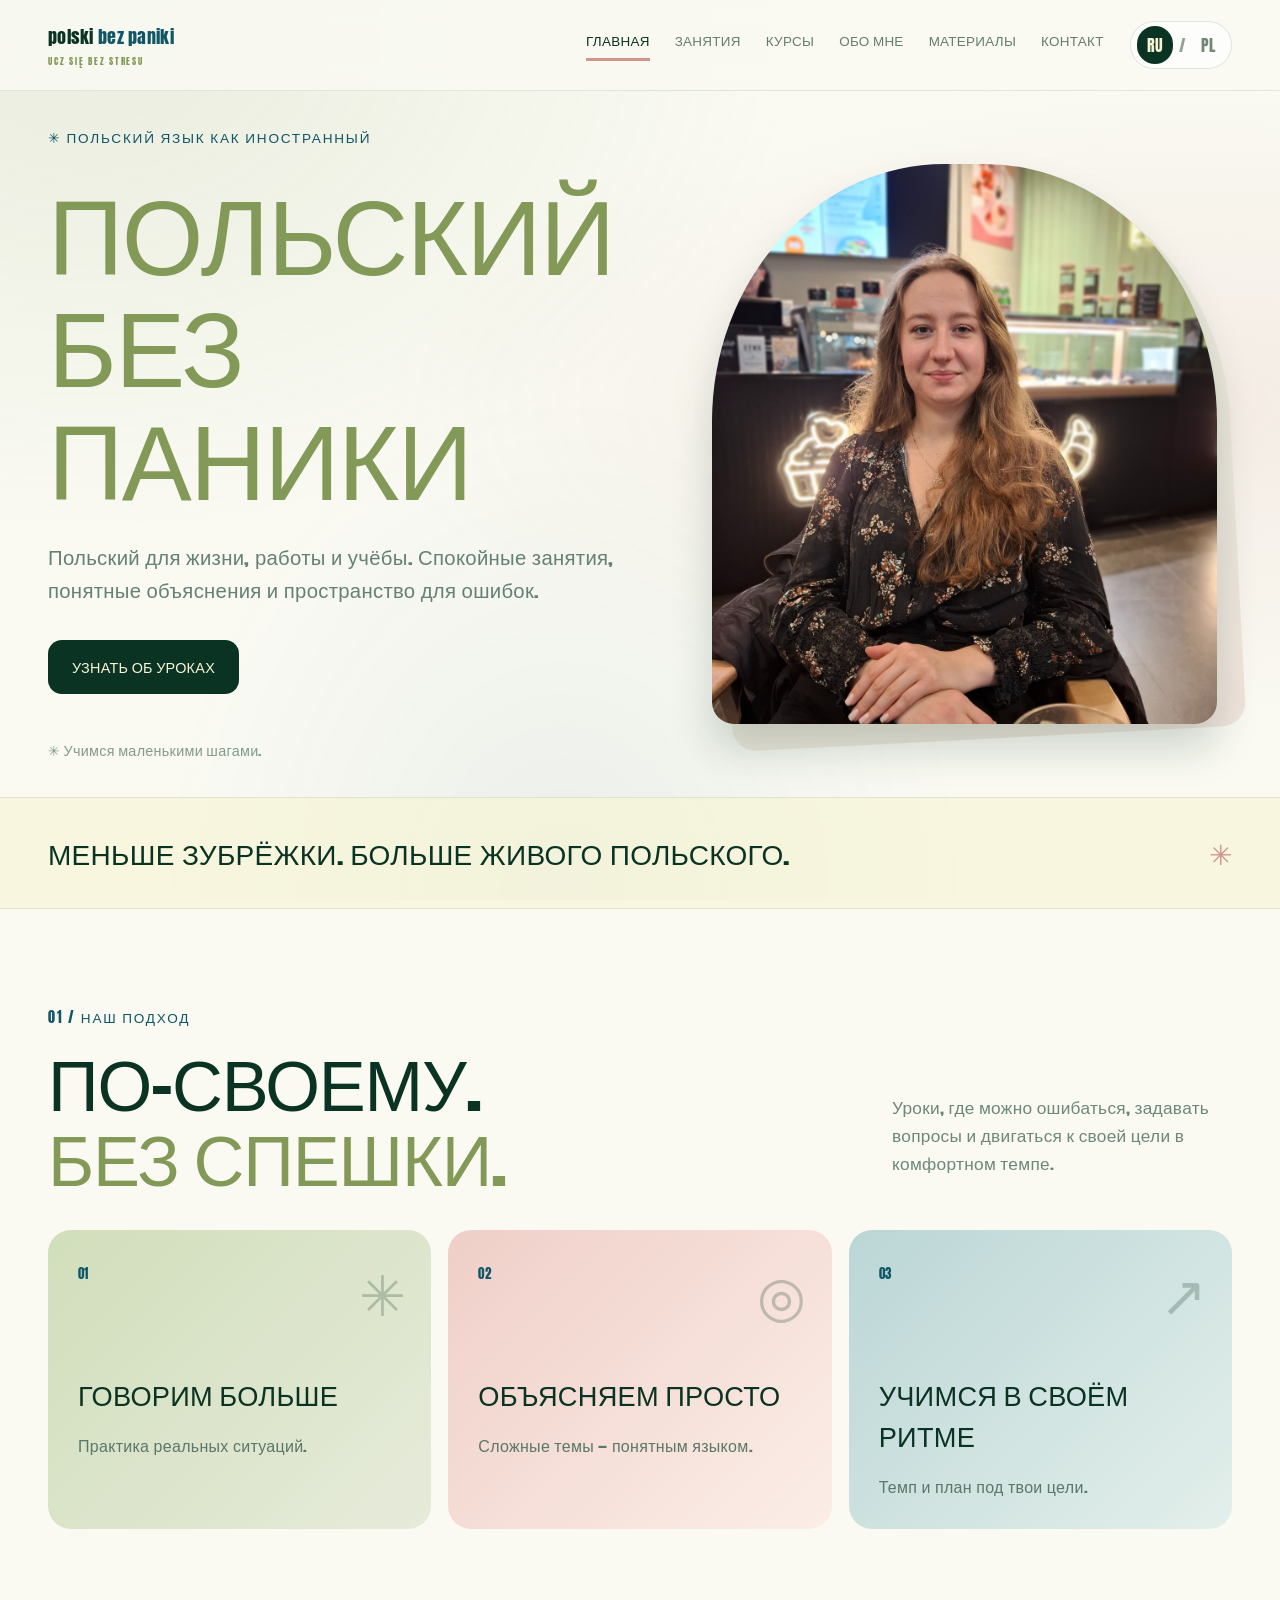
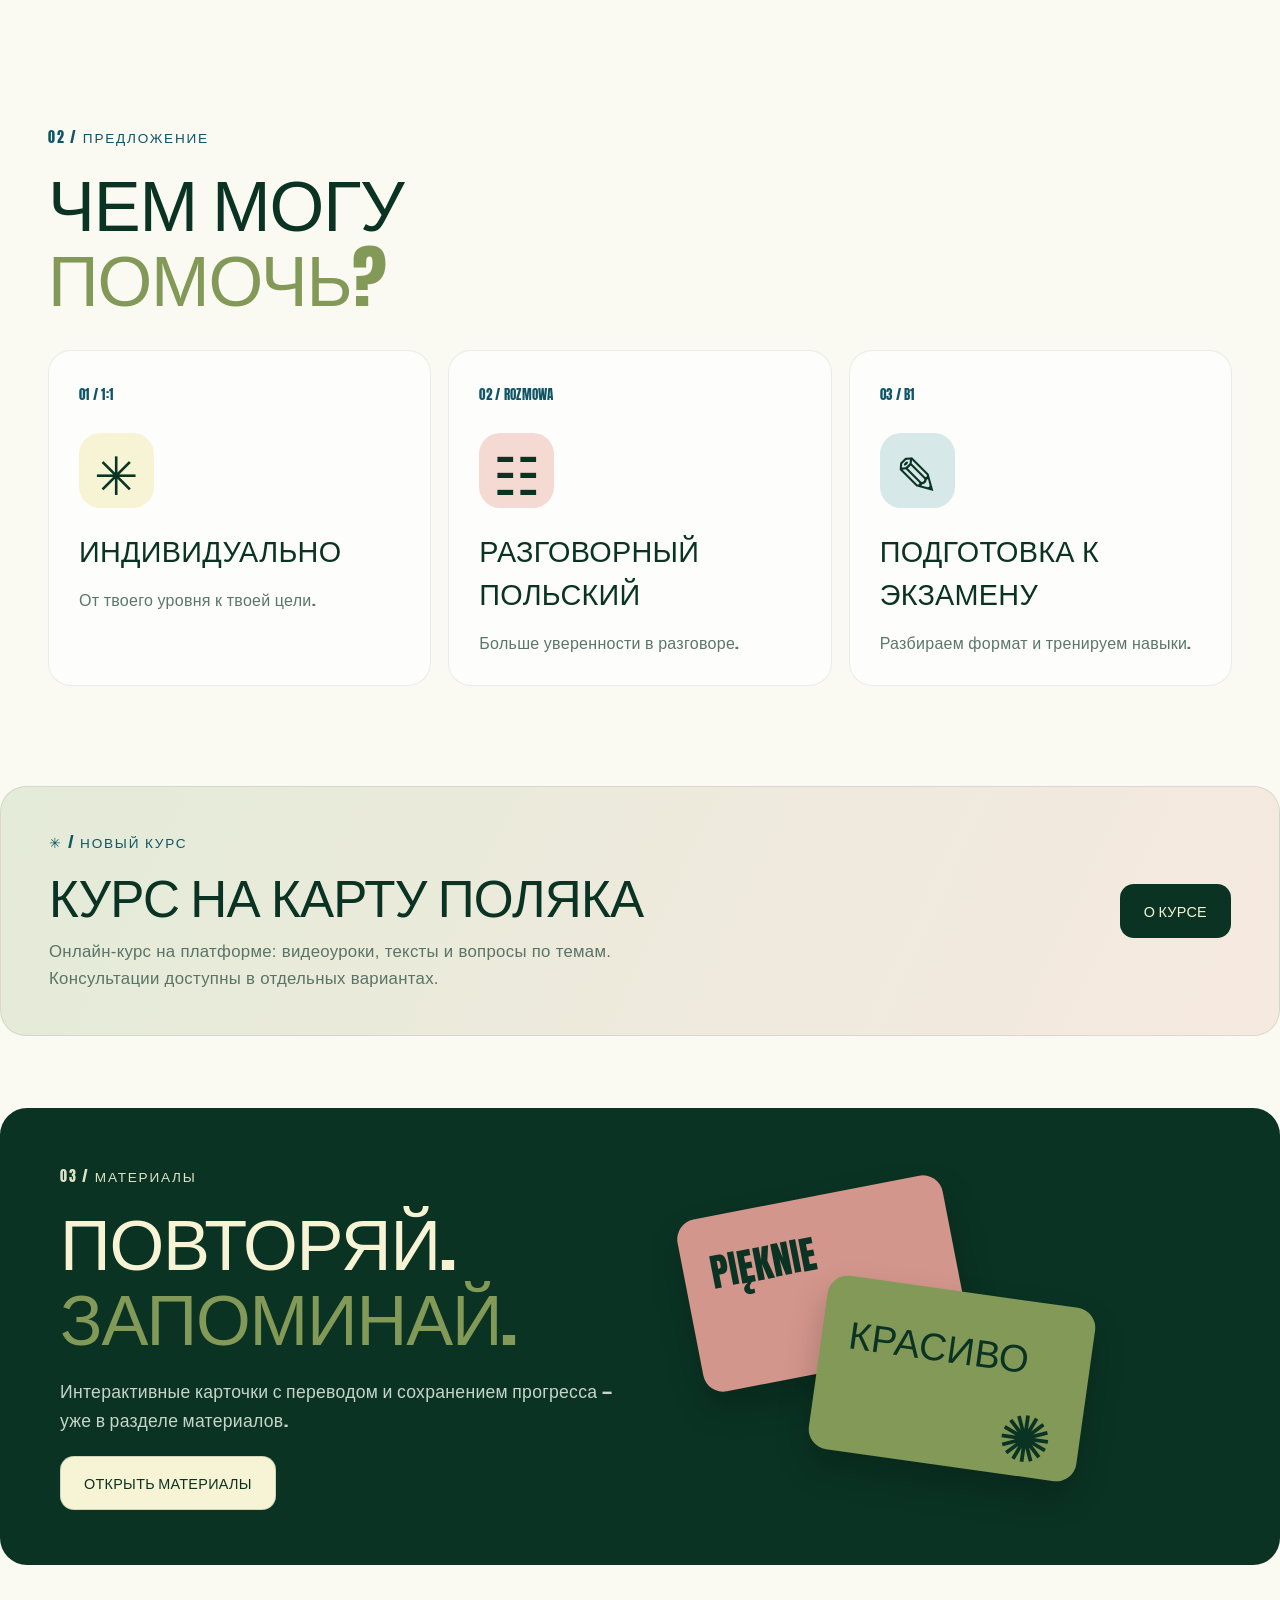
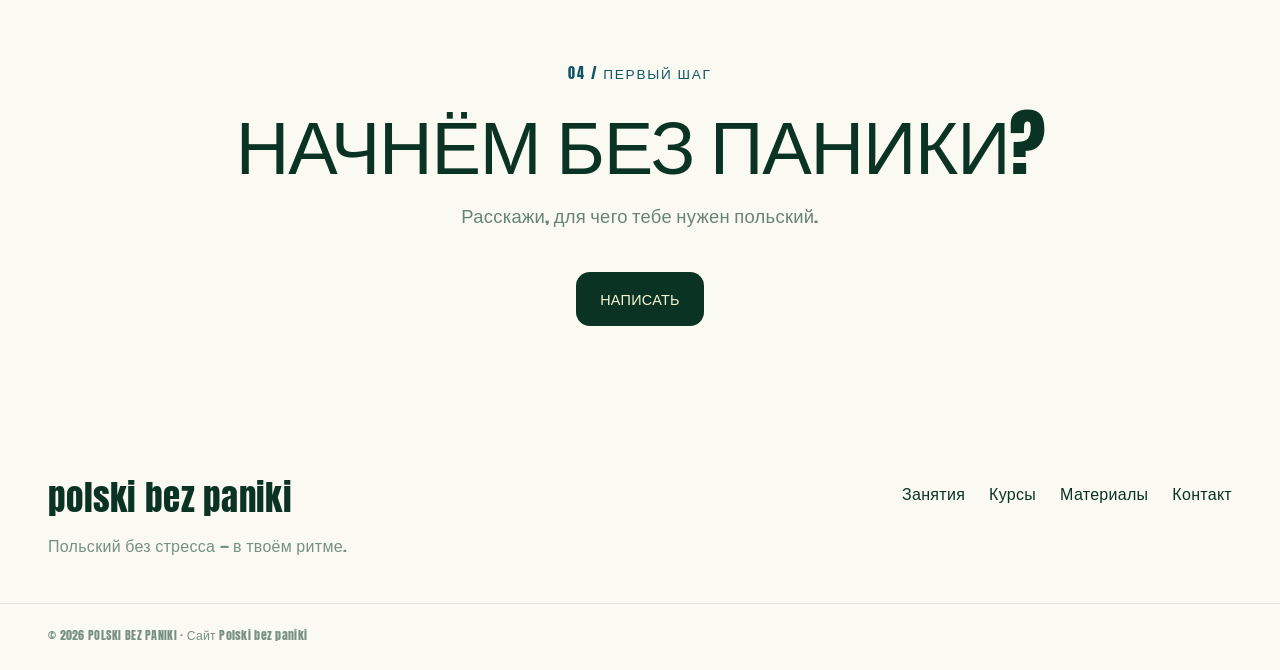
<file: index.html>
<!DOCTYPE html>

<html lang="ru"><head><meta charset="utf-8"/><meta content="width=device-width,initial-scale=1" name="viewport"/><meta content="#FAFAF3" name="theme-color"/><title>Польский без паники — главная | Polski bez paniki</title><link href="https://fonts.googleapis.com" rel="preconnect"/><link href="https://fonts.googleapis.com/css2?family=Anton&amp;display=swap" rel="stylesheet"/><style>
*{box-sizing:border-box}html{scroll-behavior:smooth}body{margin:0;background:#FAFAF3;color:#0A3323;font-family:Anton,Impact,'Arial Narrow',sans-serif;letter-spacing:.018em}body:before{content:"";position:fixed;inset:0;pointer-events:none;z-index:-1;background:radial-gradient(ellipse at 7% 4%,#83995820,transparent 42%),radial-gradient(ellipse at 93% 45%,#D3968C23,transparent 48%),radial-gradient(ellipse at 44% 100%,#10566610,transparent 40%)}a{color:inherit;text-decoration:none}button,input,textarea{font:inherit}button{cursor:pointer}button:focus-visible,a:focus-visible,input:focus-visible,textarea:focus-visible{outline:3px solid #105666;outline-offset:4px}.wrap{max-width:1320px;padding:0 48px;margin:auto}.header{border-bottom:1px solid #0A332318;background:#FAFAF3d9;backdrop-filter:blur(15px);position:relative;z-index:10}.bar{min-height:90px;display:flex;align-items:center;gap:26px}.brand{display:flex;gap:12px;align-items:center;white-space:nowrap;font-size:1.12rem}.brand i{display:grid;place-items:center;background:#0A3323;color:#F7F4D5;width:48px;height:48px;border-radius:15px;font-style:normal;font-size:1.9rem;transform:rotate(-7deg)}.brand em{font-style:normal;color:#105666}.brand small{display:block;font-size:.55rem;color:#839958;letter-spacing:.2em;margin-top:5px}.nav{display:flex;gap:25px;margin-left:auto}.nav a{color:#647D6B;font-size:.84rem;white-space:nowrap}.nav .current{color:#0A3323;border-bottom:3px solid #D3968C;padding-bottom:8px}.lang{display:flex;align-items:center;gap:6px;border:1px solid #0A33231e;border-radius:30px;background:#ffffff9b;padding:4px 6px}.lang button{border:0;border-radius:30px;padding:7px 10px;color:#728676;background:transparent}.lang button.selected{background:#0A3323;color:#F7F4D5}.lang span{color:#93A396}.hamburger{display:none;background:transparent;border:0;font-size:1.55rem;color:#0A3323}h1,h2,h3,p{margin-top:0;font-weight:400}h1,h2{letter-spacing:-.016em;line-height:1.07}.eyebrow{font-size:.85rem;letter-spacing:.13em;color:#105666}.landing{min-height:670px;display:grid;grid-template-columns:1.08fr .92fr;align-items:center;gap:20px;padding-top:36px;padding-bottom:36px}.intro{position:relative;z-index:2}.intro h1{font-size:clamp(5.6rem,8.2vw,9rem);margin:28px 0}.intro h1 span{color:#839958}.intro p{font-size:1.27rem;color:#658074;line-height:1.65;max-width:600px}.buttons{display:flex;gap:12px;flex-wrap:wrap;margin-top:33px}.button{display:inline-flex;gap:20px;align-items:center;justify-content:center;padding:15px 23px;min-height:54px;border-radius:14px;border:1px solid #0A33232a;font-size:.9rem;transition:transform .2s,box-shadow .2s}.button:hover{transform:translateY(-3px);box-shadow:0 14px 24px #0A332316}.button b{font-size:1.25rem;font-weight:400}.button.primary{color:#F7F4D5;background:#0A3323}.button.secondary{background:#ffffffab}.small-note{margin-top:45px;color:#839B8B;font-size:.9rem}.illustration{position:relative;height:620px}.illustration svg{width:100%;height:100%;filter:drop-shadow(0 12px 25px #0A332314)}.floating{position:absolute;border:1px solid #ffffffca;background:#ffffffe0;backdrop-filter:blur(18px);padding:18px 24px;border-radius:18px;box-shadow:0 16px 30px #0A332318;transform:rotate(-7deg)}.floating small{display:block;color:#105666;font-size:.6rem;letter-spacing:.12em}.floating b{font-weight:400;display:block;font-size:2.15rem;margin-top:6px}.floating span{color:#839958;font-size:1.08rem}.floating-a{left:-7%;top:27%}.floating-b{right:-2%;bottom:15%;transform:rotate(8deg);background:#F7F4D5ec}.ribbon{background:#F7F4D5af;border-block:1px solid #0A332317}.ribbon .wrap{padding-top:34px;padding-bottom:34px;font-size:1.75rem;display:flex;justify-content:space-between}.ribbon i{font-style:normal;color:#D3968C}.section{padding-top:95px;padding-bottom:100px}.section-title{display:flex;gap:32px;justify-content:space-between;align-items:end;margin-bottom:35px}.section-title h2,.material-promo h2{font-size:clamp(3.5rem,5.5vw,6rem);margin:16px 0 0}.section-title h2 em,.material-promo h2 em{color:#839958;font-style:normal}.section-title>p{max-width:340px;color:#6D8779;font-size:1.08rem;line-height:1.6}.three{display:grid;grid-template-columns:repeat(3,1fr);gap:17px}.benefit,.service,.offer{padding:30px;border-radius:23px;min-height:295px}.benefit{position:relative}.benefit-1{background:linear-gradient(135deg,#D1DEBB,#E6EBDA)}.benefit-2{background:linear-gradient(135deg,#EFCFC8,#FBEEE7)}.benefit-3{background:linear-gradient(135deg,#BBD6D6,#E3EFEB)}.benefit>span,.service>span{font-size:.83rem;color:#105666}.benefit>i{font-style:normal;font-size:3.5rem;opacity:.23;position:absolute;right:25px;top:20px}.benefit h3{font-size:1.7rem;margin:90px 0 17px}.benefit p,.service p,.offer p{font-size:1rem;color:#5B766A;line-height:1.65;margin:0}.service,.offer{display:block;background:#ffffffa3;border:1px solid #0A332315;position:relative}.service>i{display:grid;place-items:center;margin:28px 0 20px;width:75px;height:75px;border-radius:21px;background:#F7F4D5;font-style:normal;font-size:3.3rem}.service:nth-child(2)>i{background:#F4DAD2}.service:nth-child(3)>i{background:#D6E8E7}.service h3{font-size:1.8rem;margin:15px 0}.service>b{position:absolute;right:22px;bottom:18px;font-size:1.5rem;color:#839958;font-weight:400}.material-promo{display:grid;grid-template-columns:1fr 1fr;gap:15px;background:#0A3323;color:#F7F4D5;border-radius:27px;align-items:center;min-height:425px;overflow:hidden}.material-promo>div:first-child{padding:55px 0 55px 12px}.material-promo .eyebrow{color:#DCE3C6}.material-promo p{font-size:1.1rem;line-height:1.65;color:#C6D5CA;margin:22px 0}.material-promo .button{color:#0A3323;background:#F7F4D5}.cards-art{min-height:350px;position:relative}.cards-art div{position:absolute;width:270px;height:175px;border-radius:20px;padding:27px;font-size:2.4rem;box-shadow:0 17px 34px #0003;display:flex;justify-content:space-between;flex-direction:column}.cards-art div:first-child{background:#D3968C;color:#0A3323;left:7%;top:10%;transform:rotate(-11deg)}.cards-art div:last-child{background:#839958;color:#0A3323;left:29%;top:37%;transform:rotate(8deg)}.cards-art span{font-size:4rem;align-self:flex-end}.final-cta{text-align:center}.final-cta h2{font-size:clamp(3rem,5.8vw,5.8rem);margin:19px 0}.final-cta p{color:#698375;font-size:1.15rem}.final-cta .button{margin-top:24px}.subhead{padding-top:85px;padding-bottom:65px;border-bottom:1px solid #0A332319}.subhead h1{font-size:clamp(4.2rem,7vw,7rem);margin:19px 0}.subhead p{color:#688476;font-size:1.16rem;line-height:1.65;max-width:850px}.offer{min-height:380px}.offer h2{font-size:2rem}.bigicon{width:83px;height:83px;background:#E9EEDC;border-radius:23px;display:grid;place-items:center;font-size:3.4rem;margin:28px 0}.offer:nth-child(2) .bigicon{background:#F3DCD7}.offer:nth-child(3) .bigicon{background:#DCEAE8}.small-banner{background:#E6EBD8bd;min-height:125px;margin-bottom:105px;display:flex;align-items:center;justify-content:space-between;gap:22px;border-radius:20px;color:#647C6E;font-size:1.1rem}.about{display:grid;grid-template-columns:.85fr 1.15fr;gap:65px;align-items:center}.portrait{height:550px;position:relative;border-radius:240px 240px 25px 25px;background:#E5ECD8;overflow:hidden}.portrait svg{width:100%;height:100%}.portrait>span{position:absolute;bottom:25px;left:8%;right:8%;border-radius:15px;background:#fff9;backdrop-filter:blur(12px);padding:13px;text-align:center;color:#105666}.about h2{font-size:clamp(3rem,5vw,5rem);margin:20px 0}.about p{color:#6C8576;line-height:1.8;font-size:1.15rem;margin-bottom:33px}.materials{display:grid;grid-template-columns:1.15fr .85fr;gap:21px}.material-box{background:#fff9;border:1px solid #0A332314;border-radius:23px;overflow:hidden}.material-art{height:250px;background:linear-gradient(135deg,#D6E2C6,#F2E1DB);position:relative}.material-art div{position:absolute;width:248px;height:155px;border-radius:18px;padding:22px;box-shadow:0 18px 30px #0A332321;font-size:2rem}.material-art div:first-child{background:#0A3323;color:#F7F4D5;top:22px;left:12%;transform:rotate(-8deg)}.material-art div:last-child{background:#F7F4D5;color:#105666;top:67px;left:42%;transform:rotate(9deg)}.empty-art{height:250px;background:linear-gradient(135deg,#C9E2DF,#F7EDE1);display:grid;place-items:center;font-size:8rem;color:#10566671}.material-desc{padding:30px}.material-desc h2{font-size:2.5rem;margin:15px 0}.material-desc p{color:#6C8576;font-size:1.1rem;line-height:1.6}.material-desc>b{font-weight:400;color:#105666}.contact{display:grid;grid-template-columns:1fr 1fr;gap:55px}.contact article{border-radius:23px;padding:45px;background:linear-gradient(135deg,#E0E9CF,#F5E9DB)}.contact h2{font-size:clamp(2.8rem,4vw,5rem);margin:25px 0}.contact p{color:#648171;font-size:1.1rem;line-height:1.7}.dummy{display:flex;justify-content:space-between;gap:15px;border-top:1px solid #0A332322;padding:20px 0}.dummy span{color:#678A76}.contact form{display:grid;gap:20px;align-content:start}.contact label{display:grid;gap:9px}.contact input,.contact textarea{padding:14px;border:1px solid #0A33232e;border-radius:12px;background:#fffc;min-height:52px;color:#0A3323}.contact form small{color:#8A9D90}.contact form button{width:max-content}.contact form #formstatus{color:#105666}.footer{display:flex;align-items:start;justify-content:space-between;padding-top:45px;padding-bottom:30px}.footer strong{font-weight:400;font-size:2.2rem}.footer p{color:#779082;margin-top:9px}.footer nav{display:flex;gap:24px;padding-top:10px}.legal{border-top:1px solid #0A33231a;padding-top:22px;padding-bottom:26px;color:#789184;font-size:.76rem}
@media(max-width:1100px){.nav{gap:13px}.wrap{padding-inline:30px}.landing h1{font-size:clamp(4.4rem,7.7vw,7rem)}.illustration{height:510px}}
@media(max-width:820px){.hamburger{display:block}.nav{display:none;position:absolute;top:80px;left:12px;right:12px;flex-direction:column;background:#FAFAF3fa;border:1px solid #0A33231f;box-shadow:0 15px 30px #0A33231b;border-radius:20px;padding:22px}.nav.open{display:flex}.bar{min-height:76px}.lang{margin-left:auto}.landing{grid-template-columns:1fr;min-height:0}.landing .illustration{height:520px;max-width:620px;width:100%;margin:auto}.floating-a{left:7%}.floating-b{right:8%}.section-title{display:block}.section-title>p{max-width:750px;margin-top:22px}.three,.materials{grid-template-columns:1fr}.benefit{min-height:240px}.benefit h3{margin-top:70px}.material-promo{grid-template-columns:1fr}.material-promo>div:first-child{padding-top:47px;padding-bottom:0}.cards-art{min-height:295px}.contact,.about{grid-template-columns:1fr}.about .portrait{max-width:450px;width:100%;margin:auto}.footer{display:block}.footer nav{padding-top:20px}}
@media(max-width:500px){.wrap{padding-inline:19px}.brand{font-size:.96rem}.brand i{width:39px;height:39px}.bar{gap:10px}.lang{gap:2px}.lang button{padding:5px 7px}.landing{padding-top:50px}.landing h1{font-size:clamp(3.7rem,13.7vw,5.3rem)}.landing .intro p{font-size:1.03rem}.buttons{flex-direction:column}.buttons .button{width:100%}.illustration{height:405px!important}.floating{padding:12px}.floating b{font-size:1.36rem}.floating-a{left:0}.floating-b{right:0}.ribbon .wrap{font-size:1.2rem}.section{padding-top:75px;padding-bottom:80px}.section-title h2,.material-promo h2{font-size:3.3rem}.service h3{font-size:1.65rem}.subhead h1{font-size:3.45rem}.subhead{padding-top:58px;padding-bottom:43px}.small-banner{display:block;padding-block:27px}.small-banner .button{margin-top:19px}.cards-art div{width:200px;height:130px;font-size:1.6rem}.cards-art div:last-child{left:37%}.material-art div{width:220px}.material-art div:last-child{left:33%}.contact article{padding:25px}.contact h2{font-size:3rem}.dummy{display:block}.dummy span{display:block;margin-top:9px}}@media(prefers-reduced-motion:reduce){*{animation:none!important;transition:none!important;scroll-behavior:auto!important}}
h1,h2,h3{overflow-wrap:anywhere}.material-promo>*{min-width:0}@media(max-width:820px){.material-promo{grid-template-columns:minmax(0,1fr)}}@media(max-width:500px){.material-promo h2{font-size:clamp(2.35rem,11vw,3.3rem)}}


@media(min-width:821px) and (max-width:1170px){.nav{gap:12px}.bar{gap:16px}.nav a{font-size:.77rem}}
@media(max-width:820px){.nav.open{max-height:calc(100vh - 92px);overflow-y:auto}}

.course-teaser{margin-bottom:72px;border:1px solid #0A332319;border-radius:26px;background:linear-gradient(115deg,#E4EBD8,#F6E9E0);padding:42px 48px;display:flex;align-items:center;justify-content:space-between;gap:35px}
.course-teaser h2{font-size:clamp(2.5rem,4vw,4.4rem);line-height:1.1;margin:15px 0}
.course-teaser p{font:1.05rem/1.6 Arial,Helvetica,sans-serif;color:#597467;margin:0;max-width:670px}
.course-teaser .button{flex-shrink:0}
@media(max-width:820px){.course-teaser{display:block;padding:35px 30px}.course-teaser .button{margin-top:24px}}
@media(max-width:500px){.course-teaser{padding:27px 23px;margin-bottom:52px}.course-teaser h2{font-size:2.7rem}}

@media(max-width:360px){.bar{gap:6px}.brand{font-size:.81rem;gap:7px}.brand i{width:34px;height:34px;font-size:1.5rem}.brand small{font-size:.46rem}.lang button{padding:4px 6px}.hamburger{font-size:1.35rem}.footer nav{flex-wrap:wrap;gap:10px 16px}}
</style><style>
    .julia-main-photo{height:590px;position:relative;display:flex;align-items:center;justify-content:center;padding:15px}
    .julia-main-photo:before{content:"";position:absolute;inset:4% 0 0 4%;border-radius:46% 46% 24px 24px;background:linear-gradient(145deg,#e1ead7,#f0e4dc);transform:rotate(-3deg)}
    .julia-main-photo img{position:relative;width:100%;height:100%;object-fit:cover;object-position:center 40%;border-radius:46% 46% 22px 22px;box-shadow:0 25px 42px rgba(10,51,35,.18);display:block}
    @media(max-width:820px){.julia-main-photo{max-width:560px;width:100%;margin:0 auto;height:540px}}
    @media(max-width:500px){.julia-main-photo{height:440px;padding:8px}.julia-main-photo img{object-position:center 38%}}
  </style></head><body data-title-pl="Polski bez paniki — strona główna" data-title-ru="Польский без паники — главная"><header class="header"><div class="bar wrap"><a class="brand" href="index.html"><span>polski <em>bez paniki</em><small>UCZ SIĘ BEZ STRESU</small></span></a><nav class="nav" id="nav"><a class="current" href="index.html"><span data-pl="START" data-ru="ГЛАВНАЯ">ГЛАВНАЯ</span></a><a class="" href="zajecia.html"><span data-pl="ZAJĘCIA" data-ru="ЗАНЯТИЯ">ЗАНЯТИЯ</span></a><a class="" href="kursy.html"><span data-pl="KURSY" data-ru="КУРСЫ">КУРСЫ</span></a><a class="" href="o-mnie.html"><span data-pl="O MNIE" data-ru="ОБО МНЕ">ОБО МНЕ</span></a><a class="" href="materialy.html"><span data-pl="MATERIAŁY" data-ru="МАТЕРИАЛЫ">МАТЕРИАЛЫ</span></a><a class="" href="kontakt.html"><span data-pl="KONTAKT" data-ru="КОНТАКТ">КОНТАКТ</span></a></nav><div class="lang"><button class="selected" data-lang="ru">RU</button><span>/</span><button data-lang="pl">PL</button></div><button aria-expanded="false" aria-label="Menu" class="hamburger" id="hamburger">☰</button></div></header><main><section class="landing wrap"><div class="intro"><div class="eyebrow">✳ <span data-pl="JĘZYK POLSKI JAKO OBCY" data-ru="ПОЛЬСКИЙ ЯЗЫК КАК ИНОСТРАННЫЙ">ПОЛЬСКИЙ ЯЗЫК КАК ИНОСТРАННЫЙ</span></div><h1><span data-pl="POLSKI" data-ru="ПОЛЬСКИЙ">ПОЛЬСКИЙ</span><br/><span><span data-pl="BEZ PANIKI" data-ru="БЕЗ ПАНИКИ">БЕЗ ПАНИКИ</span></span></h1><p><span data-pl="Polski do życia, pracy i nauki. Spokojne lekcje, jasne wyjaśnienia i przestrzeń na błędy." data-ru="Польский для жизни, работы и учёбы. Спокойные занятия, понятные объяснения и пространство для ошибок.">Польский для жизни, работы и учёбы. Спокойные занятия, понятные объяснения и пространство для ошибок.</span></p><div class="buttons"><a class="button primary" href="zajecia.html"><span data-pl="POZNAJ OFERTĘ" data-ru="УЗНАТЬ ОБ УРОКАХ">УЗНАТЬ ОБ УРОКАХ</span> </a></div><div class="small-note">✳ <span data-pl="Uczymy się małymi krokami." data-ru="Учимся маленькими шагами.">Учимся маленькими шагами.</span></div></div><div class="illustration julia-main-photo"><img alt="Julia — lektorka języka polskiego" decoding="async" fetchpriority="high" loading="eager" src="[data-uri]"/></div></section><div class="ribbon"><div class="wrap"><span data-pl="MNIEJ WKUWANIA. WIĘCEJ ŻYWEGO POLSKIEGO." data-ru="МЕНЬШЕ ЗУБРЁЖКИ. БОЛЬШЕ ЖИВОГО ПОЛЬСКОГО.">МЕНЬШЕ ЗУБРЁЖКИ. БОЛЬШЕ ЖИВОГО ПОЛЬСКОГО.</span> <i>✳</i></div></div>
<section class="wrap section"><div class="section-title"><div><span class="eyebrow">01 / <span data-pl="NASZE PODEJŚCIE" data-ru="НАШ ПОДХОД">НАШ ПОДХОД</span></span><h2><span data-pl="NA SWÓJ SPOSÓB." data-ru="ПО-СВОЕМУ.">ПО-СВОЕМУ.</span><br/><em><span data-pl="BEZ POŚPIECHU." data-ru="БЕЗ СПЕШКИ.">БЕЗ СПЕШКИ.</span></em></h2></div><p><span data-pl="Lekcje, na których możesz popełniać błędy, pytać i realizować swoje cele w wygodnym tempie." data-ru="Уроки, где можно ошибаться, задавать вопросы и двигаться к своей цели в комфортном темпе.">Уроки, где можно ошибаться, задавать вопросы и двигаться к своей цели в комфортном темпе.</span></p></div><div class="three"><article class="benefit benefit-1"><span>01</span><i>✳</i><h3><span data-pl="MÓWIMY WIĘCEJ" data-ru="ГОВОРИМ БОЛЬШЕ">ГОВОРИМ БОЛЬШЕ</span></h3><p><span data-pl="Ćwiczymy prawdziwe sytuacje." data-ru="Практика реальных ситуаций.">Практика реальных ситуаций.</span></p></article><article class="benefit benefit-2"><span>02</span><i>◎</i><h3><span data-pl="TŁUMACZYMY PROSTO" data-ru="ОБЪЯСНЯЕМ ПРОСТО">ОБЪЯСНЯЕМ ПРОСТО</span></h3><p><span data-pl="Trudne rzeczy prostym językiem." data-ru="Сложные темы — понятным языком.">Сложные темы — понятным языком.</span></p></article><article class="benefit benefit-3"><span>03</span><i>↗</i><h3><span data-pl="UCZYMY SIĘ W SWOIM RYTMIE" data-ru="УЧИМСЯ В СВОЁМ РИТМЕ">УЧИМСЯ В СВОЁМ РИТМЕ</span></h3><p><span data-pl="Tempo i plan dopasowane do Ciebie." data-ru="Темп и план под твои цели.">Темп и план под твои цели.</span></p></article></div></section>
<section class="wrap section"><div class="section-title"><div><span class="eyebrow">02 / <span data-pl="OFERTA" data-ru="ПРЕДЛОЖЕНИЕ">ПРЕДЛОЖЕНИЕ</span></span><h2><span data-pl="W CZYM MOGĘ" data-ru="ЧЕМ МОГУ">ЧЕМ МОГУ</span><br/><em><span data-pl="POMÓC?" data-ru="ПОМОЧЬ?">ПОМОЧЬ?</span></em></h2></div></div><div class="three services"><a class="service" href="zajecia.html"><span>01 / 1:1</span><i>✳</i><h3><span data-pl="INDYWIDUALNIE" data-ru="ИНДИВИДУАЛЬНО">ИНДИВИДУАЛЬНО</span></h3><p><span data-pl="Od Twojego poziomu do Twojego celu." data-ru="От твоего уровня к твоей цели.">От твоего уровня к твоей цели.</span></p></a><a class="service" href="zajecia.html"><span>02 / ROZMOWA</span><i>☷</i><h3><span data-pl="KONWERSACJE" data-ru="РАЗГОВОРНЫЙ ПОЛЬСКИЙ">РАЗГОВОРНЫЙ ПОЛЬСКИЙ</span></h3><p><span data-pl="Więcej pewności w rozmowie." data-ru="Больше уверенности в разговоре.">Больше уверенности в разговоре.</span></p></a><a class="service" href="zajecia.html"><span>03 / B1</span><i>✎</i><h3><span data-pl="PRZYGOTOWANIE DO EGZAMINU" data-ru="ПОДГОТОВКА К ЭКЗАМЕНУ">ПОДГОТОВКА К ЭКЗАМЕНУ</span></h3><p><span data-pl="Poznajemy format i ćwiczymy umiejętności." data-ru="Разбираем формат и тренируем навыки.">Разбираем формат и тренируем навыки.</span></p></a></div></section>
<section class="wrap course-teaser"><div><span class="eyebrow">✳ / <span data-pl="NOWY KURS" data-ru="НОВЫЙ КУРС">НОВЫЙ КУРС</span></span><h2><span data-pl="KURS NA KARTĘ POLAKA" data-ru="КУРС НА КАРТУ ПОЛЯКА">КУРС НА КАРТУ ПОЛЯКА</span></h2><p><span data-pl="Kurs online na platformie: uporządkowane lekcje wideo, teksty i pytania. Konsultacje w wybranych wariantach." data-ru="Онлайн-курс на платформе: видеоуроки, тексты и вопросы по темам. Консультации доступны в отдельных вариантах.">Онлайн-курс на платформе: видеоуроки, тексты и вопросы по темам. Консультации доступны в отдельных вариантах.</span></p></div><a class="button primary" href="kursy.html"><span data-pl="POZNAJ KURS" data-ru="О КУРСЕ">О КУРСЕ</span></a></section><section class="wrap material-promo"><div><span class="eyebrow">03 / <span data-pl="MATERIAŁY" data-ru="МАТЕРИАЛЫ">МАТЕРИАЛЫ</span></span><h2><span data-pl="POWTARZAJ." data-ru="ПОВТОРЯЙ.">ПОВТОРЯЙ.</span><br/><em><span data-pl="ZAPAMIĘTUJ." data-ru="ЗАПОМИНАЙ.">ЗАПОМИНАЙ.</span></em></h2><p><span data-pl="Interaktywne fiszki z tłumaczeniem i zapisem postępów — już w materiałach." data-ru="Интерактивные карточки с переводом и сохранением прогресса — уже в разделе материалов.">Интерактивные карточки с переводом и сохранением прогресса — уже в разделе материалов.</span></p><a class="button secondary" href="materialy.html"><span data-pl="OTWÓRZ MATERIAŁY" data-ru="ОТКРЫТЬ МАТЕРИАЛЫ">ОТКРЫТЬ МАТЕРИАЛЫ</span> </a></div><div class="cards-art"><div>PIĘKNIE <span>✳</span></div><div>КРАСИВО <span>✺</span></div></div></section><section class="section final-cta wrap"><span class="eyebrow">04 / <span data-pl="PIERWSZY KROK" data-ru="ПЕРВЫЙ ШАГ">ПЕРВЫЙ ШАГ</span></span><h2><span data-pl="ZACZNIEMY BEZ PANIKI?" data-ru="НАЧНЁМ БЕЗ ПАНИКИ?">НАЧНЁМ БЕЗ ПАНИКИ?</span></h2><p><span data-pl="Opowiedz, do czego potrzebujesz polskiego." data-ru="Расскажи, для чего тебе нужен польский.">Расскажи, для чего тебе нужен польский.</span></p><a class="button primary" href="kontakt.html"><span data-pl="NAPISZ" data-ru="НАПИСАТЬ">НАПИСАТЬ</span> </a></section></main><footer><div class="wrap footer"><div><strong>polski bez paniki</strong><p><span data-pl="Polski bez stresu — w Twoim rytmie." data-ru="Польский без стресса — в твоём ритме.">Польский без стресса — в твоём ритме.</span></p></div><nav><a href="zajecia.html"><span data-pl="Zajęcia" data-ru="Занятия">Занятия</span></a><a href="kursy.html"><span data-pl="Kursy" data-ru="Курсы">Курсы</span></a><a href="materialy.html"><span data-pl="Materiały" data-ru="Материалы">Материалы</span></a><a href="kontakt.html"><span data-pl="Kontakt" data-ru="Контакт">Контакт</span></a></nav></div><div class="wrap legal">© 2026 POLSKI BEZ PANIKI · <span data-pl="Strona Polski bez paniki" data-ru="Сайт Polski bez paniki">Сайт Polski bez paniki</span></div></footer><script>
(()=>{'use strict';const KEY='pbp-lang';let lang='ru';try{lang=localStorage.getItem(KEY)==='pl'?'pl':'ru'}catch{}const apply=()=>{document.documentElement.lang=lang;document.querySelectorAll('[data-ru][data-pl]').forEach(x=>{x.textContent=x.dataset[lang]});document.querySelectorAll('[data-lang]').forEach(x=>x.classList.toggle('selected',x.dataset.lang===lang));document.title=(document.body.dataset['title'+(lang==='ru'?'Ru':'Pl')]||'Polski bez paniki')+' | Polski bez paniki';window.dispatchEvent(new CustomEvent('pbp-language',{detail:{lang}}))};window.PBP={getLang:()=>lang,setLang:(l)=>{lang=l;try{localStorage.setItem(KEY,lang)}catch{}apply()}};document.addEventListener('DOMContentLoaded',()=>{document.querySelectorAll('[data-lang]').forEach(x=>x.addEventListener('click',()=>PBP.setLang(x.dataset.lang)));const menu=document.getElementById('hamburger');if(menu)menu.addEventListener('click',()=>{const nav=document.getElementById('nav');const open=nav.classList.toggle('open');menu.setAttribute('aria-expanded',String(open))});document.getElementById('demo')?.addEventListener('submit',e=>{e.preventDefault();document.getElementById('formstatus').textContent=lang==='ru'?'Это демонстрация: сообщение не отправлено.':'To demonstracja: wiadomość nie została wysłana.'});apply()})})();
</script></body></html>
</file>
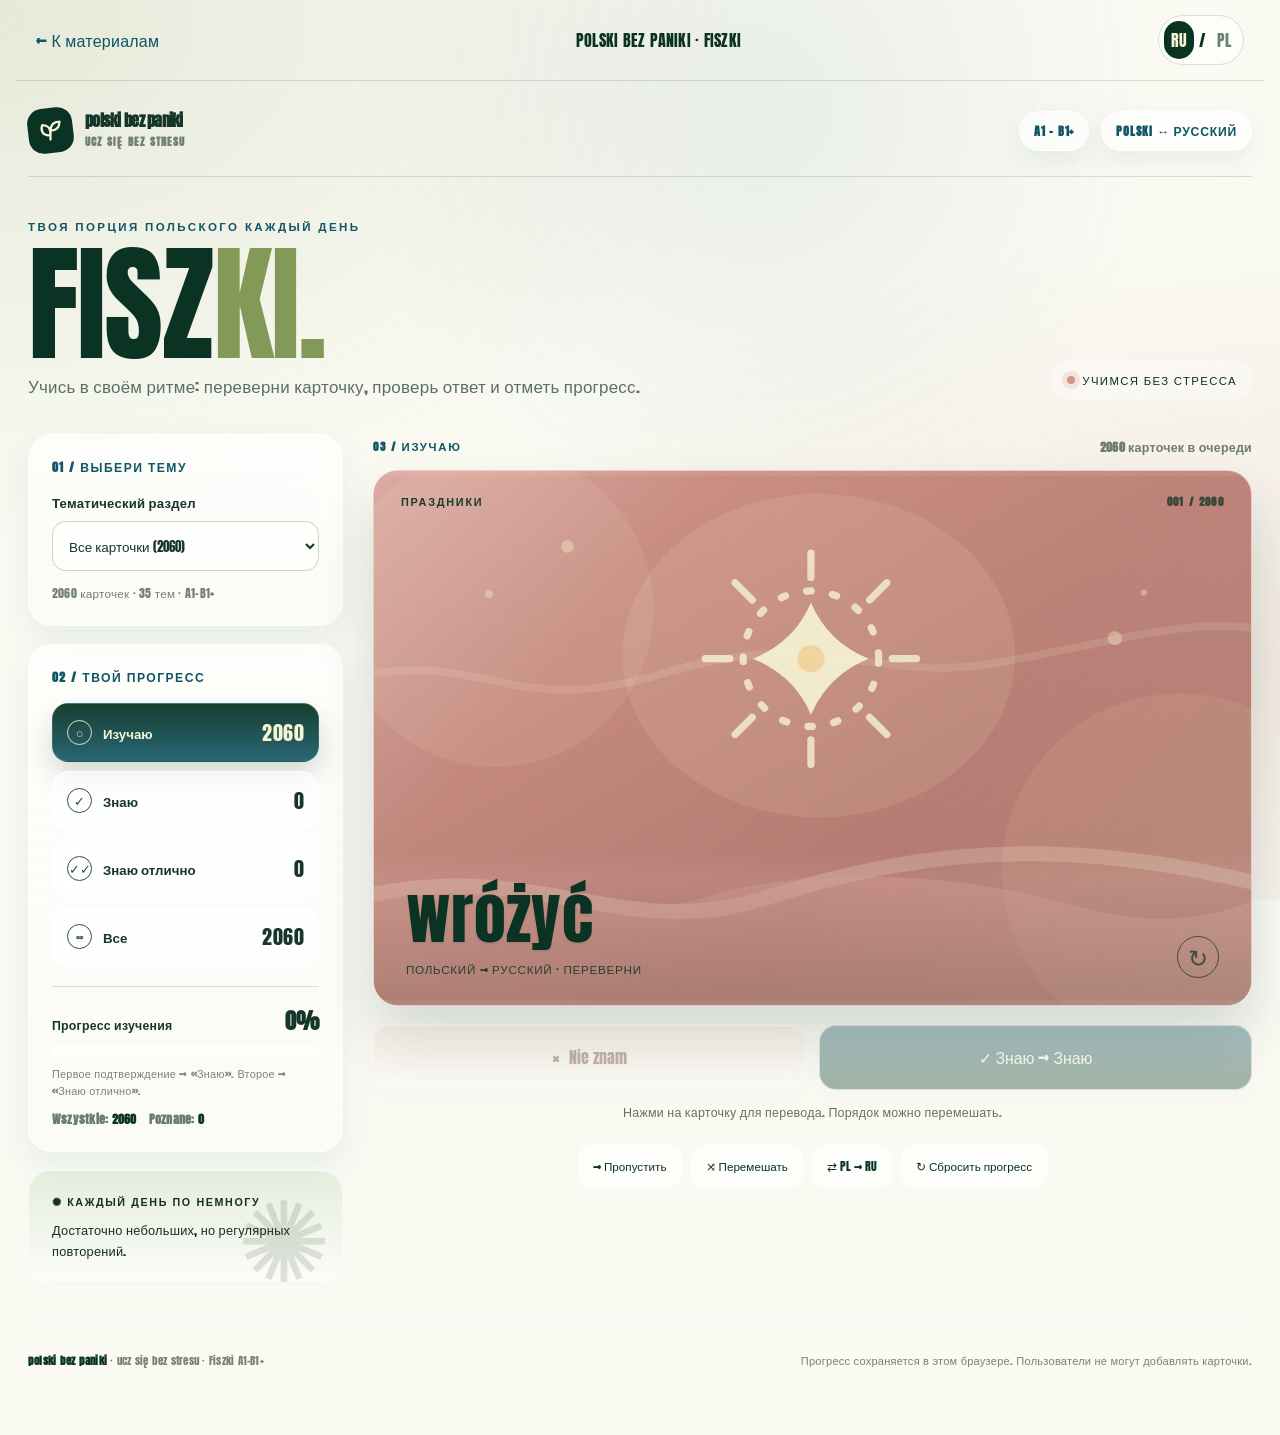
<file: fiszki.html>
<!doctype html>
<html lang="ru">
<head>
<meta charset="utf-8">
<meta name="viewport" content="width=device-width, initial-scale=1, viewport-fit=cover">
<meta name="theme-color" content="#FAFAF3">
<meta name="description" content="Polski bez paniki — 2060 dwustronnych fiszek polsko-rosyjskich, 35 tematów i 3 etapy nauki.">
<title>Fiszki • Polski bez paniki</title>
<link rel="preconnect" href="https://fonts.googleapis.com">
<link rel="preconnect" href="https://fonts.gstatic.com" crossorigin>
<link href="https://fonts.googleapis.com/css2?family=Anton&display=swap" rel="stylesheet">
<style>
:root{--deep:#0A3323;--moss:#839958;--cream:#F7F4D5;--rose:#D3968C;--sea:#105666;--paper:#FAFAF3;--ink:#153628;--line:rgba(10,51,35,.15);--shadow:0 24px 56px rgba(10,51,35,.13)}
*{box-sizing:border-box}
html{scroll-behavior:smooth}
body{margin:0;min-height:100vh;background:var(--paper);color:var(--ink);font-family:'Anton','Impact','Arial Narrow',sans-serif;letter-spacing:.015em;position:relative;isolation:isolate}
body:before{content:"";position:fixed;inset:0;pointer-events:none;z-index:-1;background:radial-gradient(ellipse at 0% 2%,rgba(131,153,88,.16),transparent 42%),radial-gradient(ellipse at 100% 74%,rgba(211,150,140,.16),transparent 47%),radial-gradient(ellipse at 59% 12%,rgba(16,86,102,.07),transparent 38%)}
button,select{font:inherit}
button{cursor:pointer}
button:focus-visible,select:focus-visible{outline:3px solid var(--sea);outline-offset:3px}
button:disabled{opacity:.4;cursor:not-allowed;transform:none!important}
.shell{width:min(1248px,calc(100% - 56px));margin:auto;padding:27px 0 64px}
.topbar{display:flex;justify-content:space-between;align-items:center;gap:18px;padding:0 0 23px;border-bottom:1px solid var(--line)}
.brand{display:flex;align-items:center;gap:12px;text-decoration:none;color:inherit}
.brand-mark{width:45px;height:45px;flex:0 0 auto;display:grid;place-items:center;background:var(--deep);color:var(--cream);border-radius:15px;transform:rotate(-7deg)}
.brand-mark svg{width:27px;height:27px;transform:rotate(7deg)}
.brand-title{display:block;font-weight:800;font-size:1rem;letter-spacing:-.045em;line-height:1.2}
.brand-sub{display:block;font-size:.67rem;letter-spacing:.1em;font-weight:700;color:#70816D;text-transform:uppercase;margin-top:2px}
.top-meta{display:flex;align-items:center;gap:12px;font-size:.76rem;font-weight:800;letter-spacing:.065em;text-transform:uppercase;color:var(--sea)}
.top-meta span{display:inline-block;border-radius:50px;border:1px solid rgba(255,255,255,.55);padding:10px 14px;background:rgba(255,255,255,.62);backdrop-filter:blur(12px);-webkit-backdrop-filter:blur(12px);box-shadow:0 10px 25px rgba(16,86,102,.08)}
.hero{display:flex;align-items:end;justify-content:space-between;gap:28px;margin:40px 0 34px}
.eyebrow{text-transform:uppercase;letter-spacing:.21em;font-size:.72rem;font-weight:800;color:var(--sea)}
h1{font:400 clamp(4.5rem,10vw,9rem)/.92 'Anton','Impact',sans-serif;letter-spacing:-.014em;margin:10px 0 10px;color:var(--deep)}
h1 em{font-style:normal;color:var(--moss)}
.tagline{margin:0;font-size:clamp(.9rem,1.7vw,1.06rem);line-height:1.58;color:#5C6E67;max-width:640px}
.hero-stamp{display:flex;gap:7px;align-items:center;white-space:nowrap;font-size:.71rem;letter-spacing:.12em;text-transform:uppercase;font-weight:400;color:var(--deep);padding:10px 14px;border:1px solid rgba(255,255,255,.46);border-radius:999px;background:rgba(255,255,255,.28);backdrop-filter:blur(12px);-webkit-backdrop-filter:blur(12px)}
.hero-stamp:before{content:"";width:8px;height:8px;border-radius:50%;background:var(--rose);box-shadow:0 0 0 5px #D3968C33}
.layout{display:grid;grid-template-columns:minmax(270px,315px) minmax(0,1fr);gap:30px;align-items:start}
.sidebar{display:grid;gap:18px}
.panel{background:linear-gradient(180deg,rgba(255,255,255,.70),rgba(251,253,250,.58));border:1px solid rgba(255,255,255,.55);border-radius:24px;padding:23px;box-shadow:0 14px 35px rgba(16,86,102,.08);backdrop-filter:blur(14px);-webkit-backdrop-filter:blur(14px)}
.panel-title{font-size:.76rem;text-transform:uppercase;letter-spacing:.12em;font-weight:800;color:var(--sea);margin:0 0 17px}
.label{display:block;font-weight:800;font-size:.82rem;margin-bottom:9px}
.chapter-select{width:100%;border:1.5px solid rgba(131,153,88,.38);border-radius:14px;background:rgba(255,255,255,.56);color:var(--ink);padding:13px 35px 13px 12px;min-height:49px;font-size:.84rem;font-weight:400;backdrop-filter:blur(10px);-webkit-backdrop-filter:blur(10px)}
.filter-note{font-size:.73rem;color:#71816C;line-height:1.6;margin:13px 0 0}
.status-list{display:grid;gap:9px}
.status-button{display:flex;align-items:center;gap:11px;width:100%;padding:13px 14px;text-align:left;border:1px solid rgba(255,255,255,.55);background:rgba(255,255,255,.62);border-radius:16px;color:var(--ink);transition:background .16s,border-color .16s,transform .16s,box-shadow .16s;backdrop-filter:blur(12px);-webkit-backdrop-filter:blur(12px)}
.status-button:hover:not(:disabled){transform:translateX(2px);border-color:rgba(131,153,88,.75);box-shadow:0 10px 24px rgba(16,86,102,.08)}
.status-button[aria-pressed=true]{background:linear-gradient(180deg,rgba(10,51,35,.94),rgba(16,86,102,.9));color:var(--cream);border-color:rgba(255,255,255,.12);box-shadow:0 14px 28px rgba(10,51,35,.18)}
.status-symbol{width:25px;height:25px;border:1px solid currentColor;border-radius:100px;display:grid;place-items:center;font-size:.8rem;flex-shrink:0;opacity:.88}
.status-name{font-size:.83rem;font-weight:800;flex:1}
.status-num{font-family:'Anton','Impact',sans-serif;font-size:1.25rem;font-variant-numeric:tabular-nums;letter-spacing:.02em}
.meter-wrap{margin-top:20px;padding-top:17px;border-top:1px solid var(--line)}
.meter-head{display:flex;justify-content:space-between;gap:10px;align-items:baseline;font-weight:800;font-size:.77rem;margin-bottom:9px}
.meter-head strong{font-family:'Anton',sans-serif;font-size:1.4rem}
.meter{height:10px;border-radius:40px;background:rgba(255,255,255,.52);display:flex;overflow:hidden;border:1px solid rgba(255,255,255,.45)}
.meter-know{height:100%;background:var(--moss);transition:width .24s}
.meter-master{height:100%;background:var(--sea);transition:width .24s}
.meter-note{font-size:.68rem;line-height:1.55;color:#788675;margin:10px 0 0}
.tip{border-radius:23px;background:linear-gradient(180deg,rgba(207,224,194,.48),rgba(252,252,250,.72));padding:22px 23px;color:#172F1D;position:relative;overflow:hidden;border:1px solid rgba(255,255,255,.5);backdrop-filter:blur(12px);-webkit-backdrop-filter:blur(12px)}
.tip:after{content:"✺";position:absolute;right:11px;top:-21px;font-size:7rem;opacity:.13}
.tip-kicker{font-size:.67rem;letter-spacing:.15em;font-weight:800;text-transform:uppercase}
.tip p{font-size:.8rem;line-height:1.65;margin:9px 0 0;max-width:245px;position:relative}
.study{min-width:0}
.study-head{display:flex;justify-content:space-between;align-items:center;gap:12px;margin:3px 0 14px}
.study-caption{font-size:.71rem;font-weight:800;letter-spacing:.15em;text-transform:uppercase;color:var(--sea)}
.study-count{font-size:.78rem;font-weight:800;color:#6C7D6A;font-variant-numeric:tabular-nums;text-align:right}
.scene{width:100%;perspective:1700px}
.flashcard{display:block;position:relative;width:100%;aspect-ratio:1.64;min-height:328px;border:none;background:none;border-radius:26px;padding:0;text-align:inherit;color:inherit;perspective:1700px;cursor:pointer}
.card-inner{position:absolute;inset:0;transform-style:preserve-3d;transition:transform .72s cubic-bezier(.2,.77,.2,1);border-radius:26px}
.flashcard.is-flipped .card-inner{transform:rotateY(180deg)}
.card-face{position:absolute;inset:0;overflow:hidden;border-radius:25px;-webkit-backface-visibility:hidden;backface-visibility:hidden;box-shadow:0 30px 53px rgba(10,51,35,.16),0 3px 0 rgba(255,255,255,.16);background:linear-gradient(180deg,color-mix(in srgb,var(--card-bg) 92%, white 8%),color-mix(in srgb,var(--card-bg) 86%, white 14%));color:var(--card-text,var(--cream));border:1px solid rgba(255,255,255,.45);backdrop-filter:blur(10px);-webkit-backdrop-filter:blur(10px)}
.card-face:after{content:"";pointer-events:none;position:absolute;inset:0;opacity:.18;background-image:url("data:image/svg+xml,%3Csvg viewBox='0 0 170 170' xmlns='http://www.w3.org/2000/svg'%3E%3Cfilter id='n'%3E%3CfeTurbulence type='fractalNoise' baseFrequency='.65' numOctaves='3' stitchTiles='stitch'/%3E%3C/filter%3E%3Crect width='170' height='170' filter='url(%23n)' opacity='.24'/%3E%3C/svg%3E");mix-blend-mode:soft-light}.card-face:before{content:"";pointer-events:none;position:absolute;inset:0;background:linear-gradient(130deg,rgba(255,255,255,.22),transparent 26%,transparent 60%,rgba(255,255,255,.12));opacity:.9}
.card-front{display:flex;flex-direction:column;justify-content:space-between;isolation:isolate}
.front-art{position:absolute;inset:0;z-index:-1;pointer-events:none}
.front-art svg{display:block;width:100%;height:100%;object-fit:cover}
.card-top,.card-bottom{position:relative;z-index:1;display:flex;align-items:center;justify-content:space-between;gap:12px}
.card-top{padding:22px 27px}
.card-bottom{padding:30px 32px 27px;align-items:end;background:linear-gradient(180deg,transparent,rgba(255,255,255,.06) 18%,rgba(10,51,35,.12))}
.card-eyebrow{font-weight:800;font-size:.68rem;letter-spacing:.16em;text-transform:uppercase;opacity:.92;max-width:75%}
.card-number{font-size:.69rem;font-weight:800;letter-spacing:.12em;opacity:.76;font-variant-numeric:tabular-nums}
.word{font-family:'Anton','Impact','Arial Narrow',sans-serif;font-weight:400;font-size:clamp(2rem,5vw,4.6rem);letter-spacing:.005em;line-height:1.07;overflow-wrap:anywhere;hyphens:auto;max-width:100%;display:block;text-wrap:balance;text-shadow:0 2px 3px #00000012}
.word.medium{font-size:clamp(1.55rem,4vw,3.35rem)}
.word.long{font-size:clamp(1.17rem,2.8vw,2.6rem);line-height:1.17}
.card-front .bottom-content{min-width:0}
.card-mini{display:block;font-weight:400;font-size:.73rem;opacity:.83;margin-top:10px;letter-spacing:.06em}
.flip-round{flex:0 0 auto;width:42px;height:42px;display:grid;place-items:center;border-radius:100px;border:1px solid currentColor;font-size:1.5rem;opacity:.7}
.card-back{transform:rotateY(180deg);background:linear-gradient(180deg,rgba(247,244,213,.88),rgba(255,255,255,.72));color:var(--deep);display:flex;flex-direction:column;align-items:center;justify-content:space-between;text-align:center;padding:23px 34px 25px;backdrop-filter:blur(14px);-webkit-backdrop-filter:blur(14px)}
.card-back:before{content:"";position:absolute;inset:14px;border:1px solid #0A332325;border-radius:19px;pointer-events:none}
.back-top{display:flex;justify-content:space-between;width:100%;font-size:.67rem;text-transform:uppercase;letter-spacing:.15em;font-weight:800;opacity:.65}
.back-center{display:flex;flex-direction:column;align-items:center;justify-content:center;gap:20px;max-width:100%;min-height:0;flex:1}
.back-motif{width:74px;height:74px;color:var(--sea);opacity:.78;display:grid;place-items:center}
.back-motif svg{width:100%;height:100%}
.back-word{font-family:'Anton','Impact','Arial Narrow',sans-serif;font-weight:400;font-size:clamp(1.65rem,3.8vw,3.7rem);letter-spacing:.015em;line-height:1.18;overflow-wrap:anywhere;text-wrap:balance}
.back-word.medium{font-size:clamp(1.35rem,3vw,2.75rem)}
.back-word.long{font-size:clamp(1rem,2.4vw,2rem)}
.back-underline{width:56px;height:3px;background:var(--rose);border-radius:4px}
.back-foot{font-weight:700;font-size:.76rem;letter-spacing:.04em;color:#70826A}
.action-area{margin-top:19px}
.judge{display:grid;grid-template-columns:1fr 1fr;gap:13px}
.judge button{border:1px solid rgba(255,255,255,.58);min-height:65px;border-radius:17px;font-weight:400;font-size:.99rem;transition:transform .16s,filter .16s,box-shadow .16s,border-color .16s;display:flex;align-items:center;justify-content:center;gap:9px;backdrop-filter:blur(12px);-webkit-backdrop-filter:blur(12px);box-shadow:0 10px 24px rgba(16,86,102,.06)}
.judge button:hover:not(:disabled){transform:translateY(-2px);filter:brightness(.99);box-shadow:0 16px 30px rgba(16,86,102,.08)}
.dont-know{background:linear-gradient(180deg,rgba(234,209,203,.88),rgba(255,255,255,.46));color:#6B3F3A}
.know{background:linear-gradient(180deg,rgba(16,86,102,.88),rgba(10,51,35,.9));color:var(--cream)}
.button-symbol{font-size:1.45rem;line-height:1}
.note{min-height:25px;margin:13px 0 5px;text-align:center;font-size:.78rem;line-height:1.48;color:#647361}
.utilities{display:flex;flex-wrap:wrap;gap:9px;justify-content:center;margin:17px 0 0}
.utility{display:flex;align-items:center;justify-content:center;gap:7px;border:1px solid rgba(255,255,255,.6);background:rgba(255,255,255,.62);color:var(--deep);padding:10px 14px;border-radius:13px;font-size:.73rem;font-weight:400;min-height:42px;transition:background .15s,border-color .15s,box-shadow .15s;backdrop-filter:blur(10px);-webkit-backdrop-filter:blur(10px)}
.utility:hover:not(:disabled){background:rgba(255,255,255,.54);border-color:rgba(131,153,88,.6);box-shadow:0 10px 22px rgba(16,86,102,.08)}
.utility svg{width:15px;height:15px}
.footnote{border-top:1px solid rgba(255,255,255,.48);display:flex;justify-content:space-between;gap:20px;padding-top:24px;margin-top:42px;color:#778370;font-size:.69rem;line-height:1.8}
.footnote strong{color:var(--deep)}
.error{margin:18px 0;padding:14px 17px;border-radius:12px;background:#F6D8D3;color:#71382F;font-size:.84rem}
.error[hidden]{display:none}
.small-stats{display:flex;gap:12px;font-size:.74rem;font-weight:700;color:#687C69;margin-top:10px;flex-wrap:wrap}
.small-stats b{color:var(--deep)}
@media(max-width:990px){.layout{grid-template-columns:250px minmax(0,1fr);gap:20px}.shell{width:calc(100% - 38px)}.panel{padding:18px}.flashcard{aspect-ratio:1.53;min-height:300px}.word{font-size:clamp(2rem,4.8vw,3.3rem)}.hero{margin:35px 0 28px}.top-meta span:nth-child(2){display:none}}
@media(max-width:740px){.shell{width:calc(100% - 30px);padding-top:17px}.topbar{padding-bottom:16px}.brand-mark{width:38px;height:38px;border-radius:11px}.brand-title{font-size:.88rem}.brand-sub{font-size:.58rem}.top-meta{font-size:.67rem}.top-meta span{padding:8px 10px}.hero{align-items:start;margin:29px 0 22px}.hero-stamp{display:none}h1{font-size:clamp(4.25rem,17vw,7rem)}.tagline{font-size:.83rem}.layout{grid-template-columns:1fr;gap:20px}.sidebar{display:grid;grid-template-columns:1fr;gap:12px}.panel{padding:17px 18px;border-radius:17px}.panel-title{margin-bottom:12px}.status-list{grid-template-columns:repeat(4,minmax(0,1fr));gap:7px}.status-button{gap:4px;flex-direction:column;text-align:center;padding:10px 4px 8px;border-radius:12px;min-height:78px}.status-symbol{width:23px;height:23px;font-size:.69rem}.status-name{font-size:.62rem;line-height:1.15;flex:0}.status-num{font-size:1rem;line-height:1.1}.meter-wrap{margin-top:13px;padding-top:11px}.tip{display:none}.study-head{margin:1px 0 12px}.flashcard{aspect-ratio:1.65;min-height:245px}.card-top{padding:15px 19px}.card-bottom{padding:26px 22px 20px}.card-eyebrow{font-size:.58rem}.word{font-size:clamp(1.85rem,7.6vw,3.1rem)}.word.medium{font-size:clamp(1.5rem,5.6vw,2.6rem)}.word.long{font-size:clamp(1.05rem,4.3vw,1.95rem)}.card-mini{font-size:.58rem;margin-top:6px}.flip-round{width:30px;height:30px;font-size:1.15rem}.card-back{padding:17px 20px}.card-back:before{inset:9px;border-radius:16px}.back-motif{width:48px;height:48px}.back-center{gap:11px}.back-word{font-size:clamp(1.55rem,5.5vw,2.7rem)}.back-word.medium{font-size:clamp(1.23rem,4.5vw,2.3rem)}.back-word.long{font-size:clamp(.94rem,3.4vw,1.5rem)}.back-foot,.back-top{font-size:.59rem}.judge button{min-height:55px;font-size:.84rem}.footnote{margin-top:27px;display:block}}
@media(max-width:390px){.shell{width:calc(100% - 22px)}.status-name{font-size:.56rem}.flashcard{aspect-ratio:1.38;min-height:240px}.utility{padding:9px 10px;font-size:.68rem}.study-count{font-size:.7rem}}
@media(prefers-reduced-motion:reduce){*,*:before,*:after{scroll-behavior:auto!important;transition:none!important;animation:none!important}}
</style>
<style>.f-site{display:flex;gap:20px;justify-content:space-between;align-items:center;max-width:1248px;margin:auto;padding:15px 20px;font-family:Anton,Impact,sans-serif;color:#0A3323;border-bottom:1px solid #0A332325}.f-site a{color:#105666;text-decoration:none}.f-site .lang{display:flex;border-radius:30px;gap:5px;align-items:center;background:#fff9;border:1px solid #0A332325;padding:5px}.f-site .lang button{background:transparent;border:none;border-radius:18px;color:#698072;padding:7px}.f-site .lang button.selected{background:#0A3323;color:#F7F4D5}@media(max-width:520px){.f-site{flex-wrap:wrap;font-size:.76rem;gap:10px}.f-site .lang{margin-left:auto}}</style></head>
<body data-title-ru="Карточки" data-title-pl="Fiszki"><div class="f-site"><a href="materialy.html" data-ru="← К материалам" data-pl="← Do materiałów">← К материалам</a><span>POLSKI BEZ PANIKI · FISZKI</span><div class="lang"><button data-lang="ru">RU</button> / <button data-lang="pl">PL</button></div></div>
<div class="shell">
<header class="topbar">
  <div class="brand" aria-label="Polski bez paniki">
    <span class="brand-mark" aria-hidden="true"><svg viewBox="0 0 30 30" fill="none"><path d="M15 25V12M15 20C5 22 4 13 6 9c7 0 9 4 9 11Zm0-5c.3-9 6-10 10-10 0 7-3 10-10 10" stroke="currentColor" stroke-width="2.5" stroke-linecap="round" stroke-linejoin="round"/></svg></span>
    <span><span class="brand-title">polski bez paniki</span><span class="brand-sub">ucz się bez stresu</span></span>
  </div>
  <div class="top-meta"><span>A1 – B1+</span><span>Polski ↔ Русский</span></div>
</header>
<section class="hero" aria-label="Wprowadzenie">
  <div><div class="eyebrow">Twoja codzienna porcja języka</div><h1>FISZ<em>KI.</em></h1><p class="tagline">Nauka w swoim rytmie. Obróć kartę, sprawdź odpowiedź i odkrywaj, ile już umiesz.</p></div>
  <div class="hero-stamp">nauka bez stresu</div>
</section>
<p id="app-error" class="error" role="alert" hidden></p>
<noscript><p class="error">Włącz JavaScript, aby korzystać z fiszek.</p></noscript>
<div class="layout">
  <aside class="sidebar">
    <section class="panel" aria-label="Filtry nauki">
      <h2 class="panel-title">01 / Wybierz temat</h2>
      <label for="topic" class="label">Rozdział tematyczny</label>
      <select id="topic" class="chapter-select"><option>Wczytywanie…</option></select>
      <p class="filter-note" id="deck-status">Ładowanie bazy fiszek…</p>
    </section>
    <section class="panel" aria-label="Twoje postępy">
      <h2 class="panel-title">02 / Twój postęp</h2>
      <div class="status-list" role="group" aria-label="Etapy opanowania fiszek">
        <button class="status-button" data-stage="0" type="button" aria-pressed="true"><span class="status-symbol">○</span><span class="status-name">Do nauki</span><span class="status-num" id="num-new">0</span></button>
        <button class="status-button" data-stage="1" type="button" aria-pressed="false"><span class="status-symbol">✓</span><span class="status-name">Wiem</span><span class="status-num" id="num-know">0</span></button>
        <button class="status-button" data-stage="2" type="button" aria-pressed="false"><span class="status-symbol">✓✓</span><span class="status-name">Wiem doskonale</span><span class="status-num" id="num-master">0</span></button>
        <button class="status-button" data-stage="all" type="button" aria-pressed="false"><span class="status-symbol">∞</span><span class="status-name">Wszystkie</span><span class="status-num" id="num-all">0</span></button>
      </div>
      <div class="meter-wrap"><div class="meter-head"><span>Znajomość materiału</span><strong id="percent">0%</strong></div><div class="meter" id="progress" role="progressbar" aria-label="Opanowanie materiału" aria-valuenow="0" aria-valuemin="0" aria-valuemax="100"><div class="meter-know" id="meter-know"></div><div class="meter-master" id="meter-master"></div></div><p class="meter-note">Jeden poprawny raz → „Wiem”. Drugi poprawny raz → „Wiem doskonale”.</p><div class="small-stats"><span>Wszystkie: <b id="total">0</b></span><span>Poznane: <b id="acquainted">0</b></span></div></div>
    </section>
    <div class="tip"><div class="tip-kicker">✺ Mały krok każdego dnia</div><p>Nie musisz znać wszystkiego od razu. Wystarczą małe, regularne powtórki.</p></div>
  </aside>
  <main class="study" aria-label="Sesja fiszek">
    <div class="study-head"><span class="study-caption" id="mode-label">03 / Karta dnia</span><span class="study-count" id="session-count">Wczytywanie…</span></div>
    <div class="scene">
      <button type="button" id="flashcard" class="flashcard" aria-label="Odwróć fiszkę" aria-pressed="false">
        <span class="card-inner">
          <span class="card-face card-front" id="card-front">
            <span class="front-art" id="front-art" aria-hidden="true"></span>
            <span class="card-top"><span class="card-eyebrow" id="card-topic">Polski bez paniki</span><span class="card-number" id="card-number">01 / 2060</span></span>
            <span class="card-bottom"><span class="bottom-content"><span id="front-word" class="word" lang="pl">Gotowa na naukę?</span><span class="card-mini" id="front-subtitle">Dotknij, aby odkryć odpowiedź</span></span><span class="flip-round" aria-hidden="true">↻</span></span>
          </span>
          <span class="card-face card-back" id="card-back" aria-hidden="true">
            <span class="back-top"><span>POLSKI BEZ PANIKI</span><span id="back-lang">PO ROSYJSKU</span></span>
            <span class="back-center"><span class="back-motif" id="back-motif" aria-hidden="true"></span><span class="back-word" id="back-word" lang="ru">Перевод</span><span class="back-underline" aria-hidden="true"></span></span>
            <span class="back-foot">Już wiesz? Oceń fiszkę poniżej.</span>
          </span>
        </span>
      </button>
    </div>
    <div class="action-area">
      <div class="judge"><button type="button" id="dont-know" class="dont-know" disabled><span class="button-symbol">×</span> Nie znam</button><button type="button" id="know" class="know" disabled><span class="button-symbol">✓</span> Znam</button></div>
      <p id="note" class="note" role="status" aria-live="polite">Najpierw odwróć kartę, potem oceń znajomość. Przycisk „Pomieszaj fiszki” losuje nową kolejkę.</p>
      <div class="utilities">
        <button type="button" class="utility" id="skip">→ Pomiń</button>
        <button type="button" class="utility" id="shuffle">⤨ Pomieszaj fiszki</button>
        <button type="button" class="utility" id="direction">⇄ PL → RU</button>
        <button type="button" class="utility" id="reset">↻ Resetuj postępy</button>
      </div>
    </div>
  </main>
</div>
<footer class="footnote"><span><strong>polski bez paniki</strong> · ucz się bez stresu · Fiszki A1–B1+</span><span>Postępy zapisują się lokalnie w tej przeglądarce. Bez konta, bez dodawania własnych fiszek.</span></footer>
</div>
<script>
'use strict';
window.addEventListener('error',function(e){const p=document.getElementById('app-error');if(p){p.hidden=false;p.textContent='Błąd aplikacji: '+(e.message||'nieznany błąd')+'. Sprawdź konsolę przeglądarki.'}});
</script>
<script>
'use strict';
const FISZKI = [{"id":"travel-001","pl":"wyspa","ru":"остров","topic":"travel"},{"id":"travel-002","pl":"bilet ulgowy","ru":"льготный билет","topic":"travel"},{"id":"travel-003","pl":"przechowalnia bagażu","ru":"камера хранения","topic":"travel"},{"id":"travel-004","pl":"odprawa graniczna","ru":"пограничный контроль","topic":"travel"},{"id":"travel-005","pl":"schronisko","ru":"туристический приют","topic":"travel"},{"id":"travel-006","pl":"pensjonat","ru":"пансион","topic":"travel"},{"id":"travel-007","pl":"domek letniskowy","ru":"дачный домик","topic":"travel"},{"id":"travel-008","pl":"pokrowiec","ru":"чехол","topic":"travel"},{"id":"travel-009","pl":"śpiwór","ru":"спальный мешок","topic":"travel"},{"id":"travel-010","pl":"szczyt","ru":"вершина","topic":"travel"},{"id":"travel-011","pl":"muszelki","ru":"ракушки","topic":"travel"},{"id":"travel-012","pl":"komórka","ru":"мобильник","topic":"travel"},{"id":"travel-013","pl":"zabytki","ru":"достопримечательности","topic":"travel"},{"id":"r1-001","pl":"włos, włosy","ru":"волос, волосы","topic":"r1"},{"id":"r1-002","pl":"wąs, wąsy","ru":"ус, усы","topic":"r1"},{"id":"r1-003","pl":"rzęsa, rzęsy","ru":"ресница, ресницы","topic":"r1"},{"id":"r1-004","pl":"oko, oczy","ru":"глаз, глаза","topic":"r1"},{"id":"r1-005","pl":"ucho, uszy","ru":"ухо, уши","topic":"r1"},{"id":"r1-006","pl":"brew, brwi","ru":"бровь, брови","topic":"r1"},{"id":"r1-007","pl":"powieka, powieki","ru":"веко, веки","topic":"r1"},{"id":"r1-008","pl":"policzek, policzki","ru":"щека, щёки","topic":"r1"},{"id":"r1-009","pl":"ręka, ręce","ru":"рука, руки","topic":"r1"},{"id":"r1-010","pl":"palec, palce","ru":"палец, пальцы","topic":"r1"},{"id":"r1-011","pl":"dłoń, dłonie","ru":"ладонь, ладони","topic":"r1"},{"id":"r1-012","pl":"łokieć, łokcie","ru":"локоть, локти","topic":"r1"},{"id":"r1-013","pl":"paznokieć, paznokcie","ru":"ноготь, ногти","topic":"r1"},{"id":"r1-014","pl":"ramię, ramiona","ru":"плечо, плечи","topic":"r1"},{"id":"r1-015","pl":"czoło","ru":"лоб","topic":"r1"},{"id":"r1-016","pl":"szyja","ru":"шея","topic":"r1"},{"id":"r1-017","pl":"kucyk","ru":"хвост (причёска)","topic":"r1"},{"id":"r1-018","pl":"warkocz","ru":"коса","topic":"r1"},{"id":"r1-019","pl":"broda","ru":"борода","topic":"r1"},{"id":"r1-020","pl":"bródka","ru":"бородка","topic":"r1"},{"id":"r1-021","pl":"baczki","ru":"бакенбарды","topic":"r1"},{"id":"r1-022","pl":"usta","ru":"губы, рот","topic":"r1"},{"id":"r1-023","pl":"plecy","ru":"спина","topic":"r1"},{"id":"r1-024","pl":"twarz","ru":"лицо","topic":"r1"},{"id":"r1-025","pl":"nos","ru":"нос","topic":"r1"},{"id":"r1-026","pl":"głowa","ru":"голова","topic":"r1"},{"id":"r1-027","pl":"kark","ru":"затылок, загривок","topic":"r1"},{"id":"r1-028","pl":"brzuch","ru":"живот","topic":"r1"},{"id":"r1-029","pl":"ciało","ru":"тело","topic":"r1"},{"id":"r1-030","pl":"kość","ru":"кость","topic":"r1"},{"id":"r1-031","pl":"mięsień","ru":"мышца","topic":"r1"},{"id":"r1-032","pl":"żebro","ru":"ребро","topic":"r1"},{"id":"r1-033","pl":"płuco","ru":"лёгкое","topic":"r1"},{"id":"r1-034","pl":"gardło","ru":"горло","topic":"r1"},{"id":"r1-035","pl":"serce","ru":"сердце","topic":"r1"},{"id":"r1-036","pl":"pierś","ru":"грудь","topic":"r1"},{"id":"r1-037","pl":"barki","ru":"плечи (верхняя часть)","topic":"r1"},{"id":"r1-038","pl":"biodro","ru":"бедро (таз)","topic":"r1"},{"id":"r1-039","pl":"udo","ru":"бедро","topic":"r1"},{"id":"r1-040","pl":"kolano","ru":"колено","topic":"r1"},{"id":"r1-041","pl":"łydka","ru":"икра","topic":"r1"},{"id":"r1-042","pl":"stopa","ru":"ступня","topic":"r1"},{"id":"r1-043","pl":"pięta","ru":"пятка","topic":"r1"},{"id":"r1-044","pl":"noga","ru":"нога","topic":"r1"},{"id":"r1-045","pl":"ząb, zęby","ru":"зуб, зубы","topic":"r1"},{"id":"r1-046","pl":"piegi","ru":"веснушки","topic":"r1"},{"id":"r1-047","pl":"pieprzyk","ru":"родинка","topic":"r1"},{"id":"r1-048","pl":"zmarszczki","ru":"морщины","topic":"r1"},{"id":"r1-049","pl":"grzywka","ru":"чёлка","topic":"r1"},{"id":"r1-050","pl":"loki","ru":"локоны","topic":"r1"},{"id":"r1-051","pl":"płeć","ru":"пол","topic":"r1"},{"id":"r1-052","pl":"wiek","ru":"возраст","topic":"r1"},{"id":"r1-053","pl":"wzrost","ru":"рост","topic":"r1"},{"id":"r1-054","pl":"zarost","ru":"растительность на лице","topic":"r1"},{"id":"r1-055","pl":"sylwetka (figura)","ru":"фигура","topic":"r1"},{"id":"r1-056","pl":"fryzura","ru":"причёска","topic":"r1"},{"id":"r1-057","pl":"wygląd","ru":"внешность","topic":"r1"},{"id":"r1-058","pl":"kobieta","ru":"женщина","topic":"r1"},{"id":"r1-059","pl":"mężczyzna","ru":"мужчина","topic":"r1"},{"id":"r1-060","pl":"bliźniaczka, bliźniak","ru":"близняшка, близнец","topic":"r1"},{"id":"r1-061","pl":"emeryt","ru":"пенсионер","topic":"r1"},{"id":"r1-062","pl":"szatyn, szatynka","ru":"шатен, шатенка","topic":"r1"},{"id":"r1-063","pl":"blondyn, blondynka","ru":"блондин, блондинка","topic":"r1"},{"id":"r1-064","pl":"brunetka","ru":"брюнетка","topic":"r1"},{"id":"r1-065","pl":"ładny","ru":"симпатичный, красивый","topic":"r1"},{"id":"r1-066","pl":"piękny","ru":"прекрасный, красивый","topic":"r1"},{"id":"r1-067","pl":"przystojny","ru":"красивый (о мужчине)","topic":"r1"},{"id":"r1-068","pl":"brzydki","ru":"некрасивый, безобразный","topic":"r1"},{"id":"r1-069","pl":"elegancki","ru":"элегантный","topic":"r1"},{"id":"r1-070","pl":"młody","ru":"молодой","topic":"r1"},{"id":"r1-071","pl":"niemłody","ru":"немолодой","topic":"r1"},{"id":"r1-072","pl":"starszy","ru":"пожилой, старше","topic":"r1"},{"id":"r1-073","pl":"dorosły","ru":"взрослый","topic":"r1"},{"id":"r1-074","pl":"dziecięcy","ru":"детский","topic":"r1"},{"id":"r1-075","pl":"niski","ru":"низкий","topic":"r1"},{"id":"r1-076","pl":"średni","ru":"средний","topic":"r1"},{"id":"r1-077","pl":"wysoki","ru":"высокий","topic":"r1"},{"id":"r1-078","pl":"drobny","ru":"миниатюрный, мелкий","topic":"r1"},{"id":"r1-079","pl":"szczupły","ru":"стройный, худощавый","topic":"r1"},{"id":"r1-080","pl":"chudy","ru":"худой","topic":"r1"},{"id":"r1-081","pl":"tęgi","ru":"полный, плотный","topic":"r1"},{"id":"r1-082","pl":"otyły","ru":"тучный","topic":"r1"},{"id":"r1-083","pl":"wysportowany","ru":"спортивный, подтянутый","topic":"r1"},{"id":"r1-084","pl":"prosty","ru":"прямой","topic":"r1"},{"id":"r1-085","pl":"kręcony","ru":"кудрявый, вьющийся","topic":"r1"},{"id":"r1-086","pl":"jasny","ru":"светлый","topic":"r1"},{"id":"r1-087","pl":"ciemny","ru":"тёмный","topic":"r1"},{"id":"r1-088","pl":"siwy","ru":"седой","topic":"r1"},{"id":"r1-089","pl":"rudy","ru":"рыжий","topic":"r1"},{"id":"r1-090","pl":"łysy","ru":"лысый","topic":"r1"},{"id":"r1-091","pl":"brodaty","ru":"бородатый","topic":"r1"},{"id":"r1-092","pl":"wąsaty","ru":"усатый","topic":"r1"},{"id":"r1-093","pl":"ogolony","ru":"выбритый","topic":"r1"},{"id":"r1-094","pl":"wąski","ru":"узкий","topic":"r1"},{"id":"r1-095","pl":"szeroki","ru":"широкий","topic":"r1"},{"id":"r1-096","pl":"gęsty","ru":"густой","topic":"r1"},{"id":"r1-097","pl":"sztuczny","ru":"искусственный","topic":"r1"},{"id":"r1-098","pl":"naturalny","ru":"натуральный","topic":"r1"},{"id":"r1-099","pl":"prawdziwy","ru":"настоящий","topic":"r1"},{"id":"r1-100","pl":"farbowany","ru":"крашеный","topic":"r1"},{"id":"r1-101","pl":"malowany","ru":"накрашенный","topic":"r1"},{"id":"r1-102","pl":"lakierowany","ru":"покрытый лаком","topic":"r1"},{"id":"r1-103","pl":"wesoły","ru":"весёлый","topic":"r1"},{"id":"r1-104","pl":"poważny","ru":"серьёзный","topic":"r1"},{"id":"r1-105","pl":"smutny","ru":"грустный","topic":"r1"},{"id":"r1-106","pl":"zmęczony","ru":"уставший","topic":"r1"},{"id":"r1-107","pl":"zadowolony","ru":"довольный","topic":"r1"},{"id":"r1-108","pl":"zdenerwowany","ru":"нервничающий, раздражённый","topic":"r1"},{"id":"r1-109","pl":"senny","ru":"сонный","topic":"r1"},{"id":"r1-110","pl":"chory","ru":"больной","topic":"r1"},{"id":"r1-111","pl":"zdrowy","ru":"здоровый","topic":"r1"},{"id":"r1-112","pl":"średniego wzrostu","ru":"среднего роста","topic":"r1"},{"id":"r1-113","pl":"w średnim wieku","ru":"средних лет","topic":"r1"},{"id":"r1-114","pl":"wygląda na zmęczonego","ru":"выглядит уставшим","topic":"r1"},{"id":"r1-115","pl":"wygląda młodo","ru":"выглядит молодо","topic":"r1"},{"id":"r1-116","pl":"dbać o wygląd","ru":"заботиться о внешности","topic":"r1"},{"id":"r1-117","pl":"czesać włosy","ru":"расчёсывать волосы","topic":"r1"},{"id":"r1-118","pl":"lakierować paznokcie","ru":"красить ногти лаком","topic":"r1"},{"id":"r1-119","pl":"malować usta","ru":"красить губы","topic":"r1"},{"id":"r1-120","pl":"farbować włosy","ru":"красить волосы","topic":"r1"},{"id":"r1-121","pl":"nosić grzywkę","ru":"носить чёлку","topic":"r1"},{"id":"r1-122","pl":"nosić brodę","ru":"носить бороду","topic":"r1"},{"id":"r1-123","pl":"ma okrągłą twarz","ru":"у него (неё) круглое лицо","topic":"r1"},{"id":"r1-124","pl":"ma wysokie czoło","ru":"у него (неё) высокий лоб","topic":"r1"},{"id":"r1-125","pl":"ma gęste brwi","ru":"у него (неё) густые брови","topic":"r1"},{"id":"r1-126","pl":"ma piwne oczy","ru":"у него (неё) карие глаза","topic":"r1"},{"id":"r1-127","pl":"poczucie humoru","ru":"чувство юмора","topic":"r1"},{"id":"r1-128","pl":"starość nie radość","ru":"старость не радость","topic":"r1"},{"id":"r2-001","pl":"szminka","ru":"помада","topic":"r2"},{"id":"r2-002","pl":"gąbka","ru":"губка","topic":"r2"},{"id":"r2-003","pl":"kosmetyczka","ru":"косметичка","topic":"r2"},{"id":"r2-004","pl":"lustro, lusterko","ru":"зеркало, зеркальце","topic":"r2"},{"id":"r2-005","pl":"mydło, mydełko","ru":"мыло","topic":"r2"},{"id":"r2-006","pl":"żel pod prysznic","ru":"гель для душа","topic":"r2"},{"id":"r2-007","pl":"ręcznik, ręczniczek","ru":"полотенце","topic":"r2"},{"id":"r2-008","pl":"pilnik, pilniczek","ru":"пилка, пилочка","topic":"r2"},{"id":"r2-009","pl":"szampon","ru":"шампунь","topic":"r2"},{"id":"r2-010","pl":"grzebień","ru":"расчёска, гребень","topic":"r2"},{"id":"r2-011","pl":"szczotka do włosów","ru":"щётка для волос","topic":"r2"},{"id":"r2-012","pl":"szczoteczka do zębów","ru":"зубная щётка","topic":"r2"},{"id":"r2-013","pl":"obcinacz do paznokci","ru":"книпсер для ногтей","topic":"r2"},{"id":"r2-014","pl":"nożyczki do paznokci","ru":"маникюрные ножницы","topic":"r2"},{"id":"r2-015","pl":"chusteczki","ru":"салфетки, платочки","topic":"r2"},{"id":"r2-016","pl":"waciki kosmetyczne","ru":"ватные диски","topic":"r2"},{"id":"r2-017","pl":"patyczki do uszu","ru":"ватные палочки","topic":"r2"},{"id":"r2-018","pl":"tonik do twarzy","ru":"тоник для лица","topic":"r2"},{"id":"r2-019","pl":"kredka do brwi","ru":"карандаш для бровей","topic":"r2"},{"id":"r2-020","pl":"pędzelek do brwi","ru":"кисточка для бровей","topic":"r2"},{"id":"r2-021","pl":"cienie do powiek","ru":"тени для век","topic":"r2"},{"id":"r2-022","pl":"tusz do rzęs","ru":"тушь для ресниц","topic":"r2"},{"id":"r2-023","pl":"kredka do ust","ru":"карандаш для губ","topic":"r2"},{"id":"r2-024","pl":"farba do włosów","ru":"краска для волос","topic":"r2"},{"id":"r2-025","pl":"róż do policzków","ru":"румяна","topic":"r2"},{"id":"r2-026","pl":"lakier do paznokci","ru":"лак для ногтей","topic":"r2"},{"id":"r2-027","pl":"pasta do zębów","ru":"зубная паста","topic":"r2"},{"id":"r2-028","pl":"krem do rąk","ru":"крем для рук","topic":"r2"},{"id":"r2-029","pl":"płyn do kąpieli","ru":"жидкость для ванны","topic":"r2"},{"id":"r2-030","pl":"maszynka do golenia","ru":"бритвенный станок","topic":"r2"},{"id":"r2-031","pl":"pianka do golenia","ru":"пена для бритья","topic":"r2"},{"id":"r2-032","pl":"żel do golenia","ru":"гель для бритья","topic":"r2"},{"id":"r2-033","pl":"olejek do opalania","ru":"масло для загара","topic":"r2"},{"id":"r2-034","pl":"perfumy","ru":"духи","topic":"r2"},{"id":"r2-035","pl":"krem na zmarszczki","ru":"крем от морщин","topic":"r2"},{"id":"r2-036","pl":"fryzjer","ru":"парикмахер","topic":"r2"},{"id":"r2-037","pl":"manicurzystka","ru":"мастер маникюра","topic":"r2"},{"id":"r2-038","pl":"salon urody","ru":"салон красоты","topic":"r2"},{"id":"r2-039","pl":"drogeria","ru":"магазин косметики и бытовой химии","topic":"r2"},{"id":"r2-040","pl":"siłownia","ru":"тренажёрный зал","topic":"r2"},{"id":"r2-041","pl":"makijaż","ru":"макияж","topic":"r2"},{"id":"r2-042","pl":"uroda","ru":"красота","topic":"r2"},{"id":"r2-043","pl":"kondycja","ru":"физическая форма","topic":"r2"},{"id":"r2-044","pl":"gładka skóra","ru":"гладкая кожа","topic":"r2"},{"id":"r2-045","pl":"czesać się","ru":"причёсываться","topic":"r2"},{"id":"r2-046","pl":"wycierać się","ru":"вытираться","topic":"r2"},{"id":"r2-047","pl":"myć zęby","ru":"чистить зубы","topic":"r2"},{"id":"r2-048","pl":"obcinać paznokcie","ru":"стричь ногти","topic":"r2"},{"id":"r2-049","pl":"smarować ciało kremem","ru":"мазать тело кремом","topic":"r2"},{"id":"r2-050","pl":"pudrować","ru":"пудрить","topic":"r2"},{"id":"r2-051","pl":"pogrubiać rzęsy","ru":"утолщать ресницы","topic":"r2"},{"id":"r2-052","pl":"mrużyć oczy","ru":"щурить глаза","topic":"r2"},{"id":"r2-053","pl":"marszczyć brwi","ru":"хмурить брови","topic":"r2"},{"id":"r2-054","pl":"regulować brwi","ru":"корректировать брови","topic":"r2"},{"id":"r2-055","pl":"zatykać nos","ru":"зажимать нос","topic":"r2"},{"id":"r2-056","pl":"wybielać zęby","ru":"отбеливать зубы","topic":"r2"},{"id":"r2-057","pl":"układać włosy","ru":"укладывать волосы","topic":"r2"},{"id":"r2-058","pl":"suszyć","ru":"сушить","topic":"r2"},{"id":"r3-001","pl":"pasek","ru":"ремень","topic":"r3"},{"id":"r3-002","pl":"żakiet","ru":"жакет","topic":"r3"},{"id":"r3-003","pl":"kapelusz","ru":"шляпа","topic":"r3"},{"id":"r3-004","pl":"zegarek","ru":"наручные часы","topic":"r3"},{"id":"r3-005","pl":"mucha, muszka","ru":"галстук-бабочка","topic":"r3"},{"id":"r3-006","pl":"bluzka","ru":"блузка","topic":"r3"},{"id":"r3-007","pl":"koszula","ru":"рубашка","topic":"r3"},{"id":"r3-008","pl":"apaszka","ru":"шейный платок","topic":"r3"},{"id":"r3-009","pl":"poszetka","ru":"нагрудный платок","topic":"r3"},{"id":"r3-010","pl":"torebka","ru":"сумочка","topic":"r3"},{"id":"r3-011","pl":"marynarka","ru":"пиджак","topic":"r3"},{"id":"r3-012","pl":"kamizelka","ru":"жилет","topic":"r3"},{"id":"r3-013","pl":"spódnica","ru":"юбка","topic":"r3"},{"id":"r3-014","pl":"okulary","ru":"очки","topic":"r3"},{"id":"r3-015","pl":"spodnie","ru":"брюки","topic":"r3"},{"id":"r3-016","pl":"krawat","ru":"галстук","topic":"r3"},{"id":"r3-017","pl":"garnitur","ru":"костюм (мужской)","topic":"r3"},{"id":"r3-018","pl":"sukienka","ru":"платье","topic":"r3"},{"id":"r3-019","pl":"kurtka","ru":"куртка","topic":"r3"},{"id":"r3-020","pl":"płaszcz","ru":"пальто","topic":"r3"},{"id":"r3-021","pl":"futro","ru":"шуба","topic":"r3"},{"id":"r3-022","pl":"kożuch","ru":"дублёнка","topic":"r3"},{"id":"r3-023","pl":"dres","ru":"спортивный костюм","topic":"r3"},{"id":"r3-024","pl":"szlafrok","ru":"халат","topic":"r3"},{"id":"r3-025","pl":"kombinezon","ru":"комбинезон","topic":"r3"},{"id":"r3-026","pl":"bluza","ru":"толстовка","topic":"r3"},{"id":"r3-027","pl":"koszulka","ru":"футболка","topic":"r3"},{"id":"r3-028","pl":"sweter","ru":"свитер","topic":"r3"},{"id":"r3-029","pl":"golf","ru":"водолазка","topic":"r3"},{"id":"r3-030","pl":"czapka","ru":"шапка","topic":"r3"},{"id":"r3-031","pl":"czapka z daszkiem","ru":"кепка","topic":"r3"},{"id":"r3-032","pl":"kaptur","ru":"капюшон","topic":"r3"},{"id":"r3-033","pl":"szalik","ru":"шарф","topic":"r3"},{"id":"r3-034","pl":"rękawiczki","ru":"перчатки","topic":"r3"},{"id":"r3-035","pl":"fartuch","ru":"фартук","topic":"r3"},{"id":"r3-036","pl":"stanik","ru":"бюстгальтер","topic":"r3"},{"id":"r3-037","pl":"majtki","ru":"трусы","topic":"r3"},{"id":"r3-038","pl":"kostium kąpielowy","ru":"купальник","topic":"r3"},{"id":"r3-039","pl":"rajstopy","ru":"колготки","topic":"r3"},{"id":"r3-040","pl":"podkolanówki","ru":"гольфы","topic":"r3"},{"id":"r3-041","pl":"pończochy","ru":"чулки","topic":"r3"},{"id":"r3-042","pl":"podkoszulek","ru":"майка","topic":"r3"},{"id":"r3-043","pl":"bokserki","ru":"боксёры","topic":"r3"},{"id":"r3-044","pl":"kąpielówki","ru":"плавки","topic":"r3"},{"id":"r3-045","pl":"skarpetki","ru":"носки","topic":"r3"},{"id":"r3-046","pl":"wsuwka","ru":"невидимка","topic":"r3"},{"id":"r3-047","pl":"spinka","ru":"заколка","topic":"r3"},{"id":"r3-048","pl":"opaska","ru":"ободок","topic":"r3"},{"id":"r3-049","pl":"gumka do włosów","ru":"резинка для волос","topic":"r3"},{"id":"r3-050","pl":"łańcuszek","ru":"цепочка","topic":"r3"},{"id":"r3-051","pl":"wisiorek","ru":"кулон","topic":"r3"},{"id":"r3-052","pl":"naszyjnik","ru":"ожерелье","topic":"r3"},{"id":"r3-053","pl":"korale","ru":"бусы","topic":"r3"},{"id":"r3-054","pl":"pierścionek","ru":"кольцо","topic":"r3"},{"id":"r3-055","pl":"bransoletka","ru":"браслет","topic":"r3"},{"id":"r3-056","pl":"obrączka","ru":"обручальное кольцо","topic":"r3"},{"id":"r3-057","pl":"broszka","ru":"брошь","topic":"r3"},{"id":"r3-058","pl":"kolczyki","ru":"серьги","topic":"r3"},{"id":"r3-059","pl":"szpilki","ru":"туфли на шпильке","topic":"r3"},{"id":"r3-060","pl":"lakierki","ru":"лаковые туфли","topic":"r3"},{"id":"r3-061","pl":"kozaki","ru":"сапоги","topic":"r3"},{"id":"r3-062","pl":"botki","ru":"ботильоны","topic":"r3"},{"id":"r3-063","pl":"klapki","ru":"шлёпанцы","topic":"r3"},{"id":"r3-064","pl":"tenisówki","ru":"кеды","topic":"r3"},{"id":"r3-065","pl":"trampki","ru":"тряпичные кеды","topic":"r3"},{"id":"r3-066","pl":"kalosze","ru":"резиновые сапоги","topic":"r3"},{"id":"r3-067","pl":"kapcie","ru":"тапочки","topic":"r3"},{"id":"r3-068","pl":"sznurówki","ru":"шнурки","topic":"r3"},{"id":"r3-069","pl":"guzik","ru":"пуговица","topic":"r3"},{"id":"r3-070","pl":"zamek","ru":"молния","topic":"r3"},{"id":"r3-071","pl":"kieszeń","ru":"карман","topic":"r3"},{"id":"r3-072","pl":"rękaw","ru":"рукав","topic":"r3"},{"id":"r3-073","pl":"nogawki","ru":"штанины","topic":"r3"},{"id":"r3-074","pl":"kołnierzyk","ru":"воротничок","topic":"r3"},{"id":"r3-075","pl":"falbany","ru":"оборки","topic":"r3"},{"id":"r3-076","pl":"pompon","ru":"помпон","topic":"r3"},{"id":"r3-077","pl":"portfel","ru":"кошелёк","topic":"r3"},{"id":"r3-078","pl":"laska","ru":"трость","topic":"r3"},{"id":"r3-079","pl":"przypinka","ru":"значок","topic":"r3"},{"id":"r3-080","pl":"jedwab, jedwabny","ru":"шёлк, шёлковый","topic":"r3"},{"id":"r3-081","pl":"wełna, wełniany","ru":"шерсть, шерстяной","topic":"r3"},{"id":"r3-082","pl":"bawełna, bawełniany","ru":"хлопок, хлопковый","topic":"r3"},{"id":"r3-083","pl":"skóra, skórzany","ru":"кожа, кожаный","topic":"r3"},{"id":"r3-084","pl":"len, lniany","ru":"лён, льняной","topic":"r3"},{"id":"r3-085","pl":"złoto, złoty","ru":"золото, золотой","topic":"r3"},{"id":"r3-086","pl":"srebro, srebrny","ru":"серебро, серебряный","topic":"r3"},{"id":"r3-087","pl":"w prążki","ru":"в тонкую полоску","topic":"r3"},{"id":"r3-088","pl":"w paski","ru":"в полоску","topic":"r3"},{"id":"r3-089","pl":"w kropki, w grochy","ru":"в горошек","topic":"r3"},{"id":"r3-090","pl":"w kwiaty","ru":"в цветочек","topic":"r3"},{"id":"r3-091","pl":"w kratę","ru":"в клетку","topic":"r3"},{"id":"r3-092","pl":"kolor","ru":"цвет","topic":"r3"},{"id":"r3-093","pl":"rozmiar","ru":"размер","topic":"r3"},{"id":"r3-094","pl":"wzór","ru":"узор","topic":"r3"},{"id":"r3-095","pl":"materiał","ru":"материал","topic":"r3"},{"id":"r3-096","pl":"styl","ru":"стиль","topic":"r3"},{"id":"r3-097","pl":"cena","ru":"цена","topic":"r3"},{"id":"r3-098","pl":"biżuteria","ru":"украшения","topic":"r3"},{"id":"r3-099","pl":"bielizna","ru":"бельё","topic":"r3"},{"id":"r3-100","pl":"odzież","ru":"одежда","topic":"r3"},{"id":"r3-101","pl":"obuwie","ru":"обувь","topic":"r3"},{"id":"r3-102","pl":"przymierzalnia","ru":"примерочная","topic":"r3"},{"id":"r3-103","pl":"przymierzać","ru":"примерять","topic":"r3"},{"id":"r3-104","pl":"zakładać","ru":"надевать","topic":"r3"},{"id":"r3-105","pl":"zdejmować","ru":"снимать","topic":"r3"},{"id":"r3-106","pl":"mieć na sobie, nosić","ru":"быть одетым в, носить","topic":"r3"},{"id":"r3-107","pl":"zapinać, rozpinać","ru":"застёгивать, расстёгивать","topic":"r3"},{"id":"r3-108","pl":"prasować","ru":"гладить","topic":"r3"},{"id":"r3-109","pl":"sprzedawca, sprzedawczyni","ru":"продавец, продавщица","topic":"r3"},{"id":"r3-110","pl":"klient, klientka","ru":"клиент, клиентка","topic":"r3"},{"id":"r3-111","pl":"Czym mogę służyć?","ru":"Чем могу помочь?","topic":"r3"},{"id":"r3-112","pl":"Czy jest mniejszy rozmiar?","ru":"Есть размер поменьше?","topic":"r3"},{"id":"r3-113","pl":"Czy mogę to przymierzyć?","ru":"Можно это примерить?","topic":"r3"},{"id":"r3-114","pl":"za drogo","ru":"слишком дорого","topic":"r3"},{"id":"r3-115","pl":"Nie stać mnie na to.","ru":"Мне это не по карману.","topic":"r3"},{"id":"r3-116","pl":"w sam raz","ru":"как раз, впору","topic":"r3"},{"id":"r3-117","pl":"za ciasny","ru":"слишком тесный","topic":"r3"},{"id":"r4-001","pl":"zainteresowania","ru":"интересы, увлечения","topic":"r4"},{"id":"r4-002","pl":"hobby","ru":"хобби","topic":"r4"},{"id":"r4-003","pl":"w wolnym czasie","ru":"в свободное время","topic":"r4"},{"id":"r4-004","pl":"słuchać muzyki","ru":"слушать музыку","topic":"r4"},{"id":"r4-005","pl":"oglądać telewizję","ru":"смотреть телевизор","topic":"r4"},{"id":"r4-006","pl":"uprawiać jogę","ru":"заниматься йогой","topic":"r4"},{"id":"r4-007","pl":"uprawiać sport","ru":"заниматься спортом","topic":"r4"},{"id":"r4-008","pl":"grać w piłkę","ru":"играть в мяч","topic":"r4"},{"id":"r4-009","pl":"chodzić na siłownię","ru":"ходить в тренажёрный зал","topic":"r4"},{"id":"r4-010","pl":"grać na gitarze","ru":"играть на гитаре","topic":"r4"},{"id":"r4-011","pl":"jeździć na rowerze","ru":"ездить на велосипеде","topic":"r4"},{"id":"r4-012","pl":"pływać żaglówką","ru":"плавать на парусной лодке","topic":"r4"},{"id":"r4-013","pl":"podróżować po Europie","ru":"путешествовать по Европе","topic":"r4"},{"id":"r4-014","pl":"pracować w ogrodzie","ru":"работать в саду","topic":"r4"},{"id":"r4-015","pl":"jeździć na łyżwach","ru":"кататься на коньках","topic":"r4"},{"id":"r4-016","pl":"jeździć na nartach","ru":"кататься на лыжах","topic":"r4"},{"id":"r4-017","pl":"zbierać znaczki","ru":"собирать марки","topic":"r4"},{"id":"r4-018","pl":"zwiedzać zabytki","ru":"осматривать достопримечательности","topic":"r4"},{"id":"r4-019","pl":"rozwiązywać krzyżówki","ru":"разгадывать кроссворды","topic":"r4"},{"id":"r4-020","pl":"układać puzzle","ru":"собирать пазлы","topic":"r4"},{"id":"r4-021","pl":"uczyć się języków obcych","ru":"изучать иностранные языки","topic":"r4"},{"id":"r4-022","pl":"śpiewać","ru":"петь","topic":"r4"},{"id":"r4-023","pl":"gotować","ru":"готовить","topic":"r4"},{"id":"r4-024","pl":"rysować","ru":"рисовать","topic":"r4"},{"id":"r4-025","pl":"malować","ru":"писать красками","topic":"r4"},{"id":"r4-026","pl":"tańczyć","ru":"танцевать","topic":"r4"},{"id":"r4-027","pl":"biegać","ru":"бегать","topic":"r4"},{"id":"r4-028","pl":"czytać książki","ru":"читать книги","topic":"r4"},{"id":"r4-029","pl":"chodzić do kina","ru":"ходить в кино","topic":"r4"},{"id":"r4-030","pl":"robić zdjęcia","ru":"фотографировать","topic":"r4"},{"id":"r4-031","pl":"chodzić po górach","ru":"ходить по горам","topic":"r4"},{"id":"r4-032","pl":"pływać kajakiem","ru":"плавать на байдарке","topic":"r4"},{"id":"r4-033","pl":"grać w szachy","ru":"играть в шахматы","topic":"r4"},{"id":"r4-034","pl":"gry planszowe","ru":"настольные игры","topic":"r4"},{"id":"r4-035","pl":"spędzać czas","ru":"проводить время","topic":"r4"},{"id":"r4-036","pl":"pamiątki","ru":"сувениры","topic":"r4"},{"id":"r4-037","pl":"znaczki","ru":"марки","topic":"r4"},{"id":"r4-038","pl":"siatkówka","ru":"волейбол","topic":"r4"},{"id":"r4-039","pl":"koszykówka","ru":"баскетбол","topic":"r4"},{"id":"r4-040","pl":"piłka nożna","ru":"футбол","topic":"r4"},{"id":"r4-041","pl":"sporty zimowe","ru":"зимние виды спорта","topic":"r4"},{"id":"r4-042","pl":"sporty drużynowe","ru":"командные виды спорта","topic":"r4"},{"id":"r4-043","pl":"sporty walki","ru":"единоборства","topic":"r4"},{"id":"r4-044","pl":"interesować się (czym?)","ru":"интересоваться (чем-л.)","topic":"r4"},{"id":"r4-045","pl":"lubić, uwielbiać","ru":"любить, обожать","topic":"r4"},{"id":"r4-046","pl":"moda","ru":"мода","topic":"r4"},{"id":"r4-047","pl":"sztuka","ru":"искусство","topic":"r4"},{"id":"r4-048","pl":"historia","ru":"история","topic":"r4"},{"id":"r4-049","pl":"geografia","ru":"география","topic":"r4"},{"id":"r4-050","pl":"literatura","ru":"литература","topic":"r4"},{"id":"r4-051","pl":"malarstwo","ru":"живопись","topic":"r4"},{"id":"r4-052","pl":"prawo","ru":"право","topic":"r4"},{"id":"r4-053","pl":"filozofia","ru":"философия","topic":"r4"},{"id":"r4-054","pl":"medycyna","ru":"медицина","topic":"r4"},{"id":"r4-055","pl":"matematyka","ru":"математика","topic":"r4"},{"id":"r4-056","pl":"szachy","ru":"шахматы","topic":"r4"},{"id":"r4-057","pl":"kultura","ru":"культура","topic":"r4"},{"id":"r4-058","pl":"kucharz","ru":"повар","topic":"r4"},{"id":"r4-059","pl":"lekarz","ru":"врач","topic":"r4"},{"id":"r4-060","pl":"przewodnik","ru":"гид, экскурсовод","topic":"r4"},{"id":"r4-061","pl":"fotograf","ru":"фотограф","topic":"r4"},{"id":"r4-062","pl":"scenarzysta","ru":"сценарист","topic":"r4"},{"id":"r4-063","pl":"konduktor","ru":"кондуктор, проводник","topic":"r4"},{"id":"r4-064","pl":"lekkoatletka","ru":"лёгкоатлетка","topic":"r4"},{"id":"r4-065","pl":"piosenkarka","ru":"певица","topic":"r4"},{"id":"r4-066","pl":"sędzia","ru":"судья","topic":"r4"},{"id":"r4-067","pl":"dziennikarka","ru":"журналистка","topic":"r4"},{"id":"r4-068","pl":"tłumaczka","ru":"переводчица","topic":"r4"},{"id":"r4-069","pl":"aktor, aktorka","ru":"актёр, актриса","topic":"r4"},{"id":"r4-070","pl":"pisarz, pisarka","ru":"писатель, писательница","topic":"r4"},{"id":"r4-071","pl":"piłkarz, piłkarka","ru":"футболист, футболистка","topic":"r4"},{"id":"r4-072","pl":"Chcę być kucharzem.","ru":"Я хочу быть поваром.","topic":"r4"},{"id":"r5-001","pl":"charakter","ru":"характер","topic":"r5"},{"id":"r5-002","pl":"cecha charakteru","ru":"черта характера","topic":"r5"},{"id":"r5-003","pl":"zalety","ru":"достоинства","topic":"r5"},{"id":"r5-004","pl":"wady","ru":"недостатки","topic":"r5"},{"id":"r5-005","pl":"punktualny","ru":"пунктуальный","topic":"r5"},{"id":"r5-006","pl":"szczery","ru":"искренний","topic":"r5"},{"id":"r5-007","pl":"uprzejmy","ru":"вежливый, любезный","topic":"r5"},{"id":"r5-008","pl":"odważny","ru":"смелый","topic":"r5"},{"id":"r5-009","pl":"towarzyski","ru":"общительный","topic":"r5"},{"id":"r5-010","pl":"oszczędny","ru":"экономный","topic":"r5"},{"id":"r5-011","pl":"wrażliwy","ru":"чувствительный","topic":"r5"},{"id":"r5-012","pl":"cierpliwy","ru":"терпеливый","topic":"r5"},{"id":"r5-013","pl":"pomysłowy","ru":"изобретательный","topic":"r5"},{"id":"r5-014","pl":"zdecydowany","ru":"решительный","topic":"r5"},{"id":"r5-015","pl":"odpowiedzialny","ru":"ответственный","topic":"r5"},{"id":"r5-016","pl":"zaradny","ru":"находчивый, умеющий справляться","topic":"r5"},{"id":"r5-017","pl":"sprytny","ru":"смышлёный, хитрый","topic":"r5"},{"id":"r5-018","pl":"hojny","ru":"щедрый","topic":"r5"},{"id":"r5-019","pl":"życzliwy","ru":"доброжелательный","topic":"r5"},{"id":"r5-020","pl":"obowiązkowy","ru":"обязательный, добросовестный","topic":"r5"},{"id":"r5-021","pl":"pracowity","ru":"трудолюбивый","topic":"r5"},{"id":"r5-022","pl":"uczciwy","ru":"честный","topic":"r5"},{"id":"r5-023","pl":"kulturalny","ru":"воспитанный","topic":"r5"},{"id":"r5-024","pl":"otwarty","ru":"открытый","topic":"r5"},{"id":"r5-025","pl":"skromny","ru":"скромный","topic":"r5"},{"id":"r5-026","pl":"pewny siebie","ru":"уверенный в себе","topic":"r5"},{"id":"r5-027","pl":"ciekawy świata","ru":"любознательный","topic":"r5"},{"id":"r5-028","pl":"spokojny","ru":"спокойный","topic":"r5"},{"id":"r5-029","pl":"prawdomówny","ru":"правдивый","topic":"r5"},{"id":"r5-030","pl":"rozmowny","ru":"разговорчивый","topic":"r5"},{"id":"r5-031","pl":"zabawny","ru":"забавный","topic":"r5"},{"id":"r5-032","pl":"komunikatywny","ru":"коммуникабельный","topic":"r5"},{"id":"r5-033","pl":"ambitny","ru":"амбициозный","topic":"r5"},{"id":"r5-034","pl":"zdolny","ru":"способный","topic":"r5"},{"id":"r5-035","pl":"uparty","ru":"упрямый","topic":"r5"},{"id":"r5-036","pl":"nerwowy","ru":"нервный","topic":"r5"},{"id":"r5-037","pl":"skąpy","ru":"скупой","topic":"r5"},{"id":"r5-038","pl":"naiwny","ru":"наивный","topic":"r5"},{"id":"r5-039","pl":"leniwy","ru":"ленивый","topic":"r5"},{"id":"r5-040","pl":"gadatliwy","ru":"болтливый","topic":"r5"},{"id":"r5-041","pl":"arogancki","ru":"высокомерный, нахальный","topic":"r5"},{"id":"r5-042","pl":"lekkomyślny","ru":"легкомысленный","topic":"r5"},{"id":"r5-043","pl":"zarozumiały","ru":"самодовольный, заносчивый","topic":"r5"},{"id":"r5-044","pl":"niezdecydowany","ru":"нерешительный","topic":"r5"},{"id":"r5-045","pl":"chciwy","ru":"жадный","topic":"r5"},{"id":"r5-046","pl":"łatwowierny","ru":"доверчивый","topic":"r5"},{"id":"r5-047","pl":"nieufny","ru":"недоверчивый","topic":"r5"},{"id":"r5-048","pl":"podejrzliwy","ru":"подозрительный","topic":"r5"},{"id":"r5-049","pl":"fałszywy","ru":"лживый, фальшивый","topic":"r5"},{"id":"r5-050","pl":"dwulicowy","ru":"двуличный","topic":"r5"},{"id":"r5-051","pl":"nieszczery","ru":"неискренний","topic":"r5"},{"id":"r5-052","pl":"nieuprzejmy","ru":"невежливый","topic":"r5"},{"id":"r5-053","pl":"małomówny","ru":"немногословный","topic":"r5"},{"id":"r5-054","pl":"strachliwy","ru":"боязливый","topic":"r5"},{"id":"r5-055","pl":"zamknięty w sobie","ru":"замкнутый","topic":"r5"},{"id":"r5-056","pl":"nieśmiały","ru":"застенчивый","topic":"r5"},{"id":"r5-057","pl":"niecierpliwy","ru":"нетерпеливый","topic":"r5"},{"id":"r5-058","pl":"dotrzymywać słowa","ru":"держать слово","topic":"r5"},{"id":"r5-059","pl":"dotrzymywać terminów","ru":"соблюдать сроки","topic":"r5"},{"id":"r5-060","pl":"panować nad emocjami","ru":"владеть эмоциями","topic":"r5"},{"id":"r5-061","pl":"patrzeć na innych z góry","ru":"смотреть на других свысока","topic":"r5"},{"id":"r5-062","pl":"wolontariusz, wolontariuszka","ru":"волонтёр, волонтёрка","topic":"r5"},{"id":"r5-063","pl":"list motywacyjny","ru":"мотивационное письмо","topic":"r5"},{"id":"r5-064","pl":"zgłosić kandydaturę","ru":"выдвинуть кандидатуру","topic":"r5"},{"id":"r5-065","pl":"dobre serce","ru":"доброе сердце","topic":"r5"},{"id":"r5-066","pl":"Trzymam kciuki!","ru":"Держу кулачки!","topic":"r5"},{"id":"r5-067","pl":"Praca nie zając. Nie ucieknie.","ru":"Работа не волк, в лес не убежит.","topic":"r5"},{"id":"r5-068","pl":"Czas to pieniądz!","ru":"Время — деньги!","topic":"r5"},{"id":"r5-069","pl":"Nie znoszę, gdy…","ru":"Терпеть не могу, когда…","topic":"r5"},{"id":"r6-001","pl":"rodzina","ru":"семья","topic":"r6"},{"id":"r6-002","pl":"rodzice","ru":"родители","topic":"r6"},{"id":"r6-003","pl":"mama, matka","ru":"мама, мать","topic":"r6"},{"id":"r6-004","pl":"tata, ojciec","ru":"папа, отец","topic":"r6"},{"id":"r6-005","pl":"syn","ru":"сын","topic":"r6"},{"id":"r6-006","pl":"córka","ru":"дочь","topic":"r6"},{"id":"r6-007","pl":"dzieci","ru":"дети","topic":"r6"},{"id":"r6-008","pl":"brat","ru":"брат","topic":"r6"},{"id":"r6-009","pl":"siostra","ru":"сестра","topic":"r6"},{"id":"r6-010","pl":"rodzeństwo","ru":"братья и сёстры","topic":"r6"},{"id":"r6-011","pl":"jedynak","ru":"единственный ребёнок","topic":"r6"},{"id":"r6-012","pl":"dziadek","ru":"дедушка","topic":"r6"},{"id":"r6-013","pl":"babcia","ru":"бабушка","topic":"r6"},{"id":"r6-014","pl":"dziadkowie","ru":"бабушка и дедушка","topic":"r6"},{"id":"r6-015","pl":"wnuk","ru":"внук","topic":"r6"},{"id":"r6-016","pl":"wnuczka","ru":"внучка","topic":"r6"},{"id":"r6-017","pl":"prawnuk","ru":"правнук","topic":"r6"},{"id":"r6-018","pl":"prawnuczka","ru":"правнучка","topic":"r6"},{"id":"r6-019","pl":"wujek","ru":"дядя","topic":"r6"},{"id":"r6-020","pl":"ciocia","ru":"тётя","topic":"r6"},{"id":"r6-021","pl":"bratanek","ru":"племянник (сын брата)","topic":"r6"},{"id":"r6-022","pl":"bratanica","ru":"племянница (дочь брата)","topic":"r6"},{"id":"r6-023","pl":"siostrzeniec","ru":"племянник (сын сестры)","topic":"r6"},{"id":"r6-024","pl":"siostrzenica","ru":"племянница (дочь сестры)","topic":"r6"},{"id":"r6-025","pl":"mąż","ru":"муж","topic":"r6"},{"id":"r6-026","pl":"żona","ru":"жена","topic":"r6"},{"id":"r6-027","pl":"małżeństwo","ru":"брак, супружеская пара","topic":"r6"},{"id":"r6-028","pl":"teść","ru":"тесть, свёкор","topic":"r6"},{"id":"r6-029","pl":"teściowa","ru":"тёща, свекровь","topic":"r6"},{"id":"r6-030","pl":"teściowie","ru":"родители супруга (супруги)","topic":"r6"},{"id":"r6-031","pl":"zięć","ru":"зять","topic":"r6"},{"id":"r6-032","pl":"synowa","ru":"невестка (жена сына)","topic":"r6"},{"id":"r6-033","pl":"szwagier","ru":"шурин, зять, свояк","topic":"r6"},{"id":"r6-034","pl":"bratowa","ru":"жена брата","topic":"r6"},{"id":"r6-035","pl":"narzeczony","ru":"жених","topic":"r6"},{"id":"r6-036","pl":"narzeczona","ru":"невеста","topic":"r6"},{"id":"r6-037","pl":"kawaler","ru":"холостяк","topic":"r6"},{"id":"r6-038","pl":"panna","ru":"незамужняя женщина","topic":"r6"},{"id":"r6-039","pl":"wdowiec","ru":"вдовец","topic":"r6"},{"id":"r6-040","pl":"wdowa","ru":"вдова","topic":"r6"},{"id":"r6-041","pl":"rozwiedziony","ru":"разведённый","topic":"r6"},{"id":"r6-042","pl":"krewny","ru":"родственник","topic":"r6"},{"id":"r6-043","pl":"przodek","ru":"предок","topic":"r6"},{"id":"r6-044","pl":"drzewo genealogiczne","ru":"генеалогическое древо","topic":"r6"},{"id":"r6-045","pl":"więzy krwi","ru":"кровные узы","topic":"r6"},{"id":"r6-046","pl":"ślub","ru":"бракосочетание","topic":"r6"},{"id":"r6-047","pl":"wesele","ru":"свадебное торжество","topic":"r6"},{"id":"r6-048","pl":"oświadczyny","ru":"предложение руки и сердца","topic":"r6"},{"id":"r6-049","pl":"zakochać się","ru":"влюбиться","topic":"r6"},{"id":"r6-050","pl":"poprosić o rękę","ru":"просить руки","topic":"r6"},{"id":"r6-051","pl":"przyjąć oświadczyny","ru":"принять предложение","topic":"r6"},{"id":"r6-052","pl":"brać ślub","ru":"вступать в брак","topic":"r6"},{"id":"r6-053","pl":"założyć rodzinę","ru":"создать семью","topic":"r6"},{"id":"r6-054","pl":"wychowywać dziecko","ru":"воспитывать ребёнка","topic":"r6"},{"id":"r6-055","pl":"zamieszkać pod jednym dachem","ru":"поселиться под одной крышей","topic":"r6"},{"id":"r6-056","pl":"skończyć studia","ru":"закончить учёбу","topic":"r6"},{"id":"r6-057","pl":"zapisać się na kurs językowy","ru":"записаться на языковые курсы","topic":"r6"},{"id":"r6-058","pl":"spędzać urlop","ru":"проводить отпуск","topic":"r6"},{"id":"r6-059","pl":"urodzić się","ru":"родиться","topic":"r6"},{"id":"r6-060","pl":"opiekować się","ru":"заботиться, ухаживать","topic":"r6"},{"id":"r6-061","pl":"przytulać","ru":"обнимать","topic":"r6"},{"id":"r6-062","pl":"karmić piersią","ru":"кормить грудью","topic":"r6"},{"id":"r6-063","pl":"sympatyczny","ru":"симпатичный, приятный","topic":"r6"},{"id":"r6-064","pl":"samotny","ru":"одинокий","topic":"r6"},{"id":"r6-065","pl":"zakochany","ru":"влюблённый","topic":"r6"},{"id":"r6-066","pl":"rozwód","ru":"развод","topic":"r6"},{"id":"r6-067","pl":"kryzys małżeński","ru":"кризис в браке","topic":"r6"},{"id":"r6-068","pl":"konflikt pokoleń","ru":"конфликт поколений","topic":"r6"},{"id":"r6-069","pl":"głowa rodziny","ru":"глава семьи","topic":"r6"},{"id":"r6-070","pl":"utrzymywać rodzinę","ru":"содержать семью","topic":"r6"},{"id":"r6-071","pl":"tradycyjny model rodziny","ru":"традиционная модель семьи","topic":"r6"},{"id":"r6-072","pl":"partnerski model rodziny","ru":"партнёрская модель семьи","topic":"r6"},{"id":"r6-073","pl":"rodzina wielodzietna","ru":"многодетная семья","topic":"r6"},{"id":"r6-074","pl":"rodzina dwupokoleniowa","ru":"семья из двух поколений","topic":"r6"},{"id":"r6-075","pl":"rodzina wielopokoleniowa","ru":"семья из нескольких поколений","topic":"r6"},{"id":"r6-076","pl":"macierzyństwo","ru":"материнство","topic":"r6"},{"id":"r6-077","pl":"czułość","ru":"нежность","topic":"r6"},{"id":"r7-001","pl":"sklep","ru":"магазин","topic":"r7"},{"id":"r7-002","pl":"kwiaciarnia","ru":"цветочный магазин","topic":"r7"},{"id":"r7-003","pl":"księgarnia","ru":"книжный магазин","topic":"r7"},{"id":"r7-004","pl":"sklep papierniczy","ru":"магазин канцтоваров","topic":"r7"},{"id":"r7-005","pl":"cukiernia","ru":"кондитерская","topic":"r7"},{"id":"r7-006","pl":"piekarnia","ru":"пекарня, булочная","topic":"r7"},{"id":"r7-007","pl":"sklep spożywczy","ru":"продуктовый магазин","topic":"r7"},{"id":"r7-008","pl":"apteka","ru":"аптека","topic":"r7"},{"id":"r7-009","pl":"sklep z zabawkami","ru":"магазин игрушек","topic":"r7"},{"id":"r7-010","pl":"sklep z pamiątkami","ru":"магазин сувениров","topic":"r7"},{"id":"r7-011","pl":"sklep obuwniczy","ru":"обувной магазин","topic":"r7"},{"id":"r7-012","pl":"sklep odzieżowy","ru":"магазин одежды","topic":"r7"},{"id":"r7-013","pl":"galanteria","ru":"галантерея (сумки, аксессуары)","topic":"r7"},{"id":"r7-014","pl":"salon jubilerski","ru":"ювелирный салон","topic":"r7"},{"id":"r7-015","pl":"salon optyczny","ru":"салон оптики","topic":"r7"},{"id":"r7-016","pl":"sklep meblowy","ru":"мебельный магазин","topic":"r7"},{"id":"r7-017","pl":"sklep AGD","ru":"магазин бытовой техники","topic":"r7"},{"id":"r7-018","pl":"sklep sportowy","ru":"спортивный магазин","topic":"r7"},{"id":"r7-019","pl":"sklep ogrodniczy","ru":"садовый магазин","topic":"r7"},{"id":"r7-020","pl":"galeria handlowa","ru":"торговый центр","topic":"r7"},{"id":"r7-021","pl":"targ","ru":"рынок","topic":"r7"},{"id":"r7-022","pl":"ślusarz","ru":"слесарь","topic":"r7"},{"id":"r7-023","pl":"stolarz","ru":"столяр","topic":"r7"},{"id":"r7-024","pl":"szewc","ru":"сапожник","topic":"r7"},{"id":"r7-025","pl":"krawiec","ru":"портной","topic":"r7"},{"id":"r7-026","pl":"hydraulik","ru":"сантехник","topic":"r7"},{"id":"r7-027","pl":"poczta","ru":"почта","topic":"r7"},{"id":"r7-028","pl":"pralnia","ru":"прачечная, химчистка","topic":"r7"},{"id":"r7-029","pl":"myjnia","ru":"автомойка","topic":"r7"},{"id":"r7-030","pl":"punkt ksero","ru":"копировальный центр","topic":"r7"},{"id":"r7-031","pl":"warsztat samochodowy","ru":"автомастерская","topic":"r7"},{"id":"r7-032","pl":"nauka jazdy","ru":"автошкола","topic":"r7"},{"id":"r7-033","pl":"naprawa telefonów","ru":"ремонт телефонов","topic":"r7"},{"id":"r7-034","pl":"biuro nieruchomości","ru":"агентство недвижимости","topic":"r7"},{"id":"r7-035","pl":"kantor wymiany walut","ru":"обменный пункт","topic":"r7"},{"id":"r7-036","pl":"bukiet","ru":"букет","topic":"r7"},{"id":"r7-037","pl":"lekarstwo","ru":"лекарство","topic":"r7"},{"id":"r7-038","pl":"plaster","ru":"пластырь","topic":"r7"},{"id":"r7-039","pl":"bandaż","ru":"бинт","topic":"r7"},{"id":"r7-040","pl":"recepta, na receptę","ru":"рецепт, по рецепту","topic":"r7"},{"id":"r7-041","pl":"pączek","ru":"пончик","topic":"r7"},{"id":"r7-042","pl":"drożdżówka","ru":"сдобная булочка","topic":"r7"},{"id":"r7-043","pl":"pieczywo","ru":"хлебобулочные изделия","topic":"r7"},{"id":"r7-044","pl":"nabiał","ru":"молочные продукты","topic":"r7"},{"id":"r7-045","pl":"napoje","ru":"напитки","topic":"r7"},{"id":"r7-046","pl":"słodycze","ru":"сладости","topic":"r7"},{"id":"r7-047","pl":"klocki","ru":"кубики, конструктор","topic":"r7"},{"id":"r7-048","pl":"lalka","ru":"кукла","topic":"r7"},{"id":"r7-049","pl":"maskotka","ru":"мягкая игрушка","topic":"r7"},{"id":"r7-050","pl":"układanka","ru":"пазл","topic":"r7"},{"id":"r7-051","pl":"artykuły biurowe","ru":"канцелярские товары","topic":"r7"},{"id":"r7-052","pl":"artykuły higieniczne","ru":"гигиенические товары","topic":"r7"},{"id":"r7-053","pl":"koperta","ru":"конверт","topic":"r7"},{"id":"r7-054","pl":"znaczek pocztowy","ru":"почтовая марка","topic":"r7"},{"id":"r7-055","pl":"dorobić klucze","ru":"сделать дубликат ключей","topic":"r7"},{"id":"r7-056","pl":"zreperować buty","ru":"починить обувь","topic":"r7"},{"id":"r7-057","pl":"zamówić garnitur u krawca","ru":"заказать костюм у портного","topic":"r7"},{"id":"r7-058","pl":"wydawać pieniądze","ru":"тратить деньги","topic":"r7"},{"id":"r7-059","pl":"inwestować","ru":"инвестировать","topic":"r7"},{"id":"r7-060","pl":"liczyć pieniądze","ru":"считать деньги","topic":"r7"},{"id":"r7-061","pl":"tracić","ru":"терять","topic":"r7"},{"id":"r7-062","pl":"oszczędzać","ru":"экономить, копить","topic":"r7"},{"id":"r7-063","pl":"zakupy online","ru":"покупки онлайн","topic":"r7"},{"id":"r7-064","pl":"Poproszę…","ru":"Мне, пожалуйста…","topic":"r7"},{"id":"r7-065","pl":"dwadzieścia deka szynki","ru":"двести граммов ветчины","topic":"r7"},{"id":"r7-066","pl":"Proszę patrzeć prosto!","ru":"Смотрите прямо, пожалуйста!","topic":"r7"},{"id":"r7-067","pl":"Gdzie jest przymierzalnia?","ru":"Где примерочная?","topic":"r7"},{"id":"r7-068","pl":"Czy to lekarstwo jest na receptę?","ru":"Это лекарство по рецепту?","topic":"r7"},{"id":"r7-069","pl":"Mam problem z samochodem.","ru":"У меня проблема с машиной.","topic":"r7"},{"id":"r8-001","pl":"chleb","ru":"хлеб","topic":"r8"},{"id":"r8-002","pl":"rogal, rogalik","ru":"рогалик","topic":"r8"},{"id":"r8-003","pl":"bułka","ru":"булочка","topic":"r8"},{"id":"r8-004","pl":"bagietka","ru":"багет","topic":"r8"},{"id":"r8-005","pl":"chałka","ru":"плетёная сдобная булка (хала)","topic":"r8"},{"id":"r8-006","pl":"arbuz","ru":"арбуз","topic":"r8"},{"id":"r8-007","pl":"pomarańcza","ru":"апельсин","topic":"r8"},{"id":"r8-008","pl":"brzoskwinia","ru":"персик","topic":"r8"},{"id":"r8-009","pl":"śliwka","ru":"слива","topic":"r8"},{"id":"r8-010","pl":"winogrona","ru":"виноград","topic":"r8"},{"id":"r8-011","pl":"cytryna","ru":"лимон","topic":"r8"},{"id":"r8-012","pl":"jabłko","ru":"яблоко","topic":"r8"},{"id":"r8-013","pl":"truskawki","ru":"клубника","topic":"r8"},{"id":"r8-014","pl":"owoce","ru":"фрукты","topic":"r8"},{"id":"r8-015","pl":"mleko","ru":"молоко","topic":"r8"},{"id":"r8-016","pl":"śmietana","ru":"сметана","topic":"r8"},{"id":"r8-017","pl":"masło","ru":"сливочное масло","topic":"r8"},{"id":"r8-018","pl":"ser biały, twaróg","ru":"творог","topic":"r8"},{"id":"r8-019","pl":"ser żółty","ru":"твёрдый сыр","topic":"r8"},{"id":"r8-020","pl":"jogurt","ru":"йогурт","topic":"r8"},{"id":"r8-021","pl":"kefir","ru":"кефир","topic":"r8"},{"id":"r8-022","pl":"kalafior","ru":"цветная капуста","topic":"r8"},{"id":"r8-023","pl":"dynia","ru":"тыква","topic":"r8"},{"id":"r8-024","pl":"czosnek","ru":"чеснок","topic":"r8"},{"id":"r8-025","pl":"marchew, marchewka","ru":"морковь","topic":"r8"},{"id":"r8-026","pl":"sałata","ru":"салат (листовой)","topic":"r8"},{"id":"r8-027","pl":"kapusta","ru":"капуста","topic":"r8"},{"id":"r8-028","pl":"cebula","ru":"лук","topic":"r8"},{"id":"r8-029","pl":"pomidor","ru":"помидор","topic":"r8"},{"id":"r8-030","pl":"ogórek","ru":"огурец","topic":"r8"},{"id":"r8-031","pl":"ziemniaki","ru":"картофель","topic":"r8"},{"id":"r8-032","pl":"warzywa","ru":"овощи","topic":"r8"},{"id":"r8-033","pl":"grzyby","ru":"грибы","topic":"r8"},{"id":"r8-034","pl":"pieczarki","ru":"шампиньоны","topic":"r8"},{"id":"r8-035","pl":"kiełbasa","ru":"колбаса","topic":"r8"},{"id":"r8-036","pl":"szynka","ru":"ветчина","topic":"r8"},{"id":"r8-037","pl":"parówka","ru":"сосиска","topic":"r8"},{"id":"r8-038","pl":"polędwica","ru":"вырезка, нежирная ветчина","topic":"r8"},{"id":"r8-039","pl":"bekon","ru":"бекон","topic":"r8"},{"id":"r8-040","pl":"wędliny","ru":"колбасные изделия","topic":"r8"},{"id":"r8-041","pl":"cukierek","ru":"конфета","topic":"r8"},{"id":"r8-042","pl":"lizak","ru":"леденец","topic":"r8"},{"id":"r8-043","pl":"baton","ru":"батончик","topic":"r8"},{"id":"r8-044","pl":"czekolada","ru":"шоколад","topic":"r8"},{"id":"r8-045","pl":"ciastko","ru":"печенье","topic":"r8"},{"id":"r8-046","pl":"sernik","ru":"творожный пирог, чизкейк","topic":"r8"},{"id":"r8-047","pl":"szarlotka","ru":"яблочный пирог","topic":"r8"},{"id":"r8-048","pl":"tort","ru":"торт","topic":"r8"},{"id":"r8-049","pl":"kremówka","ru":"кремовое пирожное","topic":"r8"},{"id":"r8-050","pl":"naleśnik","ru":"блин","topic":"r8"},{"id":"r8-051","pl":"ciasto","ru":"пирог, тесто","topic":"r8"},{"id":"r8-052","pl":"słony","ru":"солёный","topic":"r8"},{"id":"r8-053","pl":"słodki","ru":"сладкий","topic":"r8"},{"id":"r8-054","pl":"kwaśny","ru":"кислый","topic":"r8"},{"id":"r8-055","pl":"gorzki","ru":"горький","topic":"r8"},{"id":"r8-056","pl":"pęto kiełbasy","ru":"кольцо колбасы","topic":"r8"},{"id":"r8-057","pl":"kostka masła","ru":"брусок масла","topic":"r8"},{"id":"r8-058","pl":"tabliczka czekolady","ru":"плитка шоколада","topic":"r8"},{"id":"r8-059","pl":"plasterek","ru":"ломтик","topic":"r8"},{"id":"r8-060","pl":"bochenek chleba","ru":"буханка хлеба","topic":"r8"},{"id":"r8-061","pl":"kromka","ru":"ломоть хлеба","topic":"r8"},{"id":"r8-062","pl":"główka sałaty","ru":"кочан салата","topic":"r8"},{"id":"r8-063","pl":"ząbek czosnku","ru":"зубчик чеснока","topic":"r8"},{"id":"r8-064","pl":"kubek","ru":"стаканчик, кружка","topic":"r8"},{"id":"r8-065","pl":"worek","ru":"мешок","topic":"r8"},{"id":"r8-066","pl":"słoik","ru":"стеклянная банка","topic":"r8"},{"id":"r8-067","pl":"karton","ru":"картонная упаковка","topic":"r8"},{"id":"r8-068","pl":"puszka","ru":"консервная банка","topic":"r8"},{"id":"r8-069","pl":"paczka","ru":"пачка","topic":"r8"},{"id":"r8-070","pl":"pudełko","ru":"коробка","topic":"r8"},{"id":"r8-071","pl":"butelka","ru":"бутылка","topic":"r8"},{"id":"r8-072","pl":"mąka","ru":"мука","topic":"r8"},{"id":"r8-073","pl":"olej","ru":"растительное масло","topic":"r8"},{"id":"r8-074","pl":"miód","ru":"мёд","topic":"r8"},{"id":"r8-075","pl":"dżem","ru":"джем","topic":"r8"},{"id":"r8-076","pl":"groszek","ru":"горошек","topic":"r8"},{"id":"r8-077","pl":"kukurydza","ru":"кукуруза","topic":"r8"},{"id":"r8-078","pl":"ryż","ru":"рис","topic":"r8"},{"id":"r8-079","pl":"makaron","ru":"макароны","topic":"r8"},{"id":"r8-080","pl":"cukier","ru":"сахар","topic":"r8"},{"id":"r8-081","pl":"sól","ru":"соль","topic":"r8"},{"id":"r8-082","pl":"pieprz","ru":"перец","topic":"r8"},{"id":"r8-083","pl":"przyprawy","ru":"специи","topic":"r8"},{"id":"r8-084","pl":"bazylia","ru":"базилик","topic":"r8"},{"id":"r8-085","pl":"śniadanie","ru":"завтрак","topic":"r8"},{"id":"r8-086","pl":"obiad","ru":"обед","topic":"r8"},{"id":"r8-087","pl":"kolacja","ru":"ужин","topic":"r8"},{"id":"r8-088","pl":"posiłek","ru":"приём пищи","topic":"r8"},{"id":"r8-089","pl":"potrawa, danie","ru":"блюдо","topic":"r8"},{"id":"r8-090","pl":"deser","ru":"десерт","topic":"r8"},{"id":"r8-091","pl":"zupa","ru":"суп","topic":"r8"},{"id":"r8-092","pl":"rosół","ru":"куриный бульон","topic":"r8"},{"id":"r8-093","pl":"żurek","ru":"журек (кислый суп на закваске)","topic":"r8"},{"id":"r8-094","pl":"barszcz","ru":"борщ","topic":"r8"},{"id":"r8-095","pl":"gołąbki","ru":"голубцы","topic":"r8"},{"id":"r8-096","pl":"pierogi","ru":"вареники, пироги","topic":"r8"},{"id":"r8-097","pl":"bigos","ru":"бигос (тушёная капуста с мясом)","topic":"r8"},{"id":"r8-098","pl":"kotlet schabowy","ru":"свиная отбивная","topic":"r8"},{"id":"r8-099","pl":"kotlet mielony","ru":"рубленая котлета","topic":"r8"},{"id":"r8-100","pl":"surówka","ru":"салат из сырых овощей","topic":"r8"},{"id":"r8-101","pl":"mizeria","ru":"салат из огурцов со сметаной","topic":"r8"},{"id":"r8-102","pl":"jajecznica","ru":"яичница-болтунья","topic":"r8"},{"id":"r8-103","pl":"jajka sadzone","ru":"глазунья","topic":"r8"},{"id":"r8-104","pl":"kurczak","ru":"курица","topic":"r8"},{"id":"r8-105","pl":"kaczka","ru":"утка","topic":"r8"},{"id":"r8-106","pl":"indyk","ru":"индейка","topic":"r8"},{"id":"r8-107","pl":"drób","ru":"птица (мясо)","topic":"r8"},{"id":"r8-108","pl":"wieprzowina","ru":"свинина","topic":"r8"},{"id":"r8-109","pl":"wołowina","ru":"говядина","topic":"r8"},{"id":"r8-110","pl":"baranina","ru":"баранина","topic":"r8"},{"id":"r8-111","pl":"ryby","ru":"рыба","topic":"r8"},{"id":"r8-112","pl":"karp","ru":"карп","topic":"r8"},{"id":"r8-113","pl":"śledź","ru":"сельдь","topic":"r8"},{"id":"r8-114","pl":"łosoś","ru":"лосось","topic":"r8"},{"id":"r8-115","pl":"owoce morza","ru":"морепродукты","topic":"r8"},{"id":"r8-116","pl":"krewetki","ru":"креветки","topic":"r8"},{"id":"r8-117","pl":"gotować","ru":"варить, готовить","topic":"r8"},{"id":"r8-118","pl":"smażyć","ru":"жарить","topic":"r8"},{"id":"r8-119","pl":"piec","ru":"печь","topic":"r8"},{"id":"r8-120","pl":"łyżka","ru":"ложка","topic":"r8"},{"id":"r8-121","pl":"łyżeczka","ru":"чайная ложка","topic":"r8"},{"id":"r8-122","pl":"nóż","ru":"нож","topic":"r8"},{"id":"r8-123","pl":"widelec","ru":"вилка","topic":"r8"},{"id":"r8-124","pl":"pałeczki","ru":"палочки (для еды)","topic":"r8"},{"id":"r8-125","pl":"rondel","ru":"кастрюлька, ковшик","topic":"r8"},{"id":"r8-126","pl":"garnek","ru":"кастрюля","topic":"r8"},{"id":"r8-127","pl":"czajnik","ru":"чайник","topic":"r8"},{"id":"r8-128","pl":"brytfanna","ru":"утятница","topic":"r8"},{"id":"r8-129","pl":"patelnia","ru":"сковорода","topic":"r8"},{"id":"r8-130","pl":"talerz płytki","ru":"мелкая тарелка","topic":"r8"},{"id":"r8-131","pl":"talerz głęboki","ru":"глубокая тарелка","topic":"r8"},{"id":"r8-132","pl":"dzbanek","ru":"кувшин","topic":"r8"},{"id":"r8-133","pl":"półmisek","ru":"блюдо для подачи","topic":"r8"},{"id":"r8-134","pl":"miska","ru":"миска","topic":"r8"},{"id":"r8-135","pl":"waza","ru":"супница","topic":"r8"},{"id":"r8-136","pl":"kufel","ru":"пивная кружка","topic":"r8"},{"id":"r8-137","pl":"kieliszek","ru":"рюмка, бокал","topic":"r8"},{"id":"r8-138","pl":"pucharek","ru":"креманка","topic":"r8"},{"id":"r8-139","pl":"szklanka","ru":"стакан","topic":"r8"},{"id":"r8-140","pl":"filiżanka","ru":"чашка","topic":"r8"},{"id":"r8-141","pl":"obrus","ru":"скатерть","topic":"r8"},{"id":"r8-142","pl":"szwedzki stół","ru":"шведский стол","topic":"r8"},{"id":"r8-143","pl":"karta dań","ru":"меню","topic":"r8"},{"id":"r8-144","pl":"kelner, kelnerka","ru":"официант, официантка","topic":"r8"},{"id":"r8-145","pl":"napiwek","ru":"чаевые","topic":"r8"},{"id":"r8-146","pl":"rachunek","ru":"счёт","topic":"r8"},{"id":"r8-147","pl":"zamówienie","ru":"заказ","topic":"r8"},{"id":"r8-148","pl":"Czy są wolne stoliki?","ru":"Есть свободные столики?","topic":"r8"},{"id":"r8-149","pl":"Słucham, co podać?","ru":"Слушаю вас, что подать?","topic":"r8"},{"id":"r8-150","pl":"Co pan(i) poleca?","ru":"Что вы порекомендуете?","topic":"r8"},{"id":"r8-151","pl":"Czy można prosić rachunek?","ru":"Можно счёт?","topic":"r8"},{"id":"r8-152","pl":"Reszta dla pana.","ru":"Сдачи не надо.","topic":"r8"},{"id":"r8-153","pl":"Czy to danie jest bez glutenu?","ru":"Это блюдо без глютена?","topic":"r8"},{"id":"r9-001","pl":"przedpokój","ru":"прихожая","topic":"r9"},{"id":"r9-002","pl":"sypialnia","ru":"спальня","topic":"r9"},{"id":"r9-003","pl":"gabinet","ru":"кабинет","topic":"r9"},{"id":"r9-004","pl":"kuchnia","ru":"кухня","topic":"r9"},{"id":"r9-005","pl":"salon","ru":"гостиная","topic":"r9"},{"id":"r9-006","pl":"łazienka","ru":"ванная комната","topic":"r9"},{"id":"r9-007","pl":"toaleta","ru":"туалет","topic":"r9"},{"id":"r9-008","pl":"strych","ru":"чердак","topic":"r9"},{"id":"r9-009","pl":"piwnica","ru":"подвал","topic":"r9"},{"id":"r9-010","pl":"balkon","ru":"балкон","topic":"r9"},{"id":"r9-011","pl":"korytarz","ru":"коридор","topic":"r9"},{"id":"r9-012","pl":"winda","ru":"лифт","topic":"r9"},{"id":"r9-013","pl":"piętro","ru":"этаж","topic":"r9"},{"id":"r9-014","pl":"parter","ru":"первый этаж","topic":"r9"},{"id":"r9-015","pl":"kawalerka","ru":"однокомнатная квартира","topic":"r9"},{"id":"r9-016","pl":"blok","ru":"многоквартирный дом","topic":"r9"},{"id":"r9-017","pl":"mieszkanie","ru":"квартира","topic":"r9"},{"id":"r9-018","pl":"dach","ru":"крыша","topic":"r9"},{"id":"r9-019","pl":"komin","ru":"дымовая труба","topic":"r9"},{"id":"r9-020","pl":"sufit","ru":"потолок","topic":"r9"},{"id":"r9-021","pl":"podłoga","ru":"пол","topic":"r9"},{"id":"r9-022","pl":"ściana","ru":"стена","topic":"r9"},{"id":"r9-023","pl":"okno","ru":"окно","topic":"r9"},{"id":"r9-024","pl":"drzwi","ru":"дверь","topic":"r9"},{"id":"r9-025","pl":"klamka","ru":"дверная ручка","topic":"r9"},{"id":"r9-026","pl":"wizjer","ru":"глазок (в двери)","topic":"r9"},{"id":"r9-027","pl":"wieszak","ru":"вешалка","topic":"r9"},{"id":"r9-028","pl":"chodnik (dywanik)","ru":"ковровая дорожка","topic":"r9"},{"id":"r9-029","pl":"szafa","ru":"шкаф","topic":"r9"},{"id":"r9-030","pl":"półka","ru":"полка","topic":"r9"},{"id":"r9-031","pl":"łóżko","ru":"кровать","topic":"r9"},{"id":"r9-032","pl":"poduszka","ru":"подушка","topic":"r9"},{"id":"r9-033","pl":"komoda","ru":"комод","topic":"r9"},{"id":"r9-034","pl":"obraz","ru":"картина","topic":"r9"},{"id":"r9-035","pl":"budzik","ru":"будильник","topic":"r9"},{"id":"r9-036","pl":"lampka","ru":"настольная лампа","topic":"r9"},{"id":"r9-037","pl":"zasłony","ru":"шторы","topic":"r9"},{"id":"r9-038","pl":"firanki","ru":"тюль","topic":"r9"},{"id":"r9-039","pl":"rolety","ru":"рулонные шторы","topic":"r9"},{"id":"r9-040","pl":"biurko","ru":"письменный стол","topic":"r9"},{"id":"r9-041","pl":"szuflada","ru":"ящик","topic":"r9"},{"id":"r9-042","pl":"krzesło","ru":"стул","topic":"r9"},{"id":"r9-043","pl":"regał","ru":"стеллаж","topic":"r9"},{"id":"r9-044","pl":"zegar","ru":"часы (настенные)","topic":"r9"},{"id":"r9-045","pl":"przybornik","ru":"подставка для ручек","topic":"r9"},{"id":"r9-046","pl":"zdjęcie","ru":"фотография","topic":"r9"},{"id":"r9-047","pl":"kosz","ru":"корзина","topic":"r9"},{"id":"r9-048","pl":"kran","ru":"кран","topic":"r9"},{"id":"r9-049","pl":"kurek","ru":"вентиль","topic":"r9"},{"id":"r9-050","pl":"zlew","ru":"кухонная раковина","topic":"r9"},{"id":"r9-051","pl":"piekarnik","ru":"духовка","topic":"r9"},{"id":"r9-052","pl":"kuchenka","ru":"плита","topic":"r9"},{"id":"r9-053","pl":"okap","ru":"вытяжка","topic":"r9"},{"id":"r9-054","pl":"zmywarka","ru":"посудомоечная машина","topic":"r9"},{"id":"r9-055","pl":"lodówka","ru":"холодильник","topic":"r9"},{"id":"r9-056","pl":"zamrażarka","ru":"морозильник","topic":"r9"},{"id":"r9-057","pl":"fotel","ru":"кресло","topic":"r9"},{"id":"r9-058","pl":"kanapa","ru":"диван","topic":"r9"},{"id":"r9-059","pl":"stolik","ru":"столик","topic":"r9"},{"id":"r9-060","pl":"kominek","ru":"камин","topic":"r9"},{"id":"r9-061","pl":"żyrandol","ru":"люстра","topic":"r9"},{"id":"r9-062","pl":"dywan","ru":"ковёр","topic":"r9"},{"id":"r9-063","pl":"wazon","ru":"ваза","topic":"r9"},{"id":"r9-064","pl":"doniczka","ru":"цветочный горшок","topic":"r9"},{"id":"r9-065","pl":"umywalka","ru":"умывальник","topic":"r9"},{"id":"r9-066","pl":"prysznic","ru":"душ","topic":"r9"},{"id":"r9-067","pl":"dywanik","ru":"коврик","topic":"r9"},{"id":"r9-068","pl":"wanna","ru":"ванна","topic":"r9"},{"id":"r9-069","pl":"pralka","ru":"стиральная машина","topic":"r9"},{"id":"r9-070","pl":"sedes","ru":"унитаз","topic":"r9"},{"id":"r9-071","pl":"drabina","ru":"стремянка","topic":"r9"},{"id":"r9-072","pl":"skrzynia","ru":"сундук","topic":"r9"},{"id":"r9-073","pl":"żarówka","ru":"лампочка","topic":"r9"},{"id":"r9-074","pl":"okienko","ru":"окошко","topic":"r9"},{"id":"r9-075","pl":"schody","ru":"лестница","topic":"r9"},{"id":"r9-076","pl":"poręcz","ru":"перила","topic":"r9"},{"id":"r9-077","pl":"pudło","ru":"коробка","topic":"r9"},{"id":"r9-078","pl":"żelazko","ru":"утюг","topic":"r9"},{"id":"r9-079","pl":"mikrofalówka","ru":"микроволновка","topic":"r9"},{"id":"r9-080","pl":"drukarka","ru":"принтер","topic":"r9"},{"id":"r9-081","pl":"odkurzacz","ru":"пылесос","topic":"r9"},{"id":"r9-082","pl":"maszyna do pisania","ru":"печатная машинка","topic":"r9"},{"id":"r9-083","pl":"wiklinowy","ru":"плетёный","topic":"r9"},{"id":"r9-084","pl":"mieszkać","ru":"жить, проживать","topic":"r9"},{"id":"r9-085","pl":"przeprowadzić się","ru":"переехать","topic":"r9"},{"id":"r9-086","pl":"na wprost","ru":"прямо напротив","topic":"r9"},{"id":"r9-087","pl":"naprzeciwko","ru":"напротив","topic":"r9"},{"id":"r9-088","pl":"obok","ru":"рядом с","topic":"r9"},{"id":"r9-089","pl":"blisko","ru":"близко от","topic":"r9"},{"id":"r9-090","pl":"wokół","ru":"вокруг","topic":"r9"},{"id":"r9-091","pl":"nad","ru":"над","topic":"r9"},{"id":"r9-092","pl":"pod","ru":"под","topic":"r9"},{"id":"r9-093","pl":"przed","ru":"перед","topic":"r9"},{"id":"r9-094","pl":"za","ru":"за","topic":"r9"},{"id":"r9-095","pl":"między","ru":"между","topic":"r9"},{"id":"r9-096","pl":"przy","ru":"возле, у","topic":"r9"},{"id":"r9-097","pl":"po lewej stronie","ru":"с левой стороны","topic":"r9"},{"id":"r9-098","pl":"po prawej stronie","ru":"с правой стороны","topic":"r9"},{"id":"r9-099","pl":"w rogu","ru":"в углу","topic":"r9"},{"id":"r10-001","pl":"skrzyżowanie","ru":"перекрёсток","topic":"r10"},{"id":"r10-002","pl":"rondo","ru":"кольцевая развязка","topic":"r10"},{"id":"r10-003","pl":"chodnik","ru":"тротуар","topic":"r10"},{"id":"r10-004","pl":"jezdnia","ru":"проезжая часть","topic":"r10"},{"id":"r10-005","pl":"drogowskaz","ru":"дорожный указатель","topic":"r10"},{"id":"r10-006","pl":"kładka","ru":"пешеходный мостик","topic":"r10"},{"id":"r10-007","pl":"ścieżka rowerowa","ru":"велодорожка","topic":"r10"},{"id":"r10-008","pl":"pasy, przejście dla pieszych","ru":"пешеходный переход","topic":"r10"},{"id":"r10-009","pl":"stacja benzynowa","ru":"заправочная станция","topic":"r10"},{"id":"r10-010","pl":"światła","ru":"светофор","topic":"r10"},{"id":"r10-011","pl":"szlaban","ru":"шлагбаум","topic":"r10"},{"id":"r10-012","pl":"przystanek","ru":"остановка","topic":"r10"},{"id":"r10-013","pl":"dworzec autobusowy","ru":"автовокзал","topic":"r10"},{"id":"r10-014","pl":"dworzec kolejowy","ru":"железнодорожный вокзал","topic":"r10"},{"id":"r10-015","pl":"lotnisko","ru":"аэропорт","topic":"r10"},{"id":"r10-016","pl":"rynek (plac)","ru":"рыночная площадь","topic":"r10"},{"id":"r10-017","pl":"ratusz","ru":"ратуша","topic":"r10"},{"id":"r10-018","pl":"pomnik","ru":"памятник","topic":"r10"},{"id":"r10-019","pl":"kościół","ru":"костёл, церковь","topic":"r10"},{"id":"r10-020","pl":"dzwonnica","ru":"колокольня","topic":"r10"},{"id":"r10-021","pl":"kamienica","ru":"городской многоквартирный дом (старый)","topic":"r10"},{"id":"r10-022","pl":"pałac","ru":"дворец","topic":"r10"},{"id":"r10-023","pl":"zamek","ru":"замок","topic":"r10"},{"id":"r10-024","pl":"wieża","ru":"башня","topic":"r10"},{"id":"r10-025","pl":"brama","ru":"ворота (городские)","topic":"r10"},{"id":"r10-026","pl":"fontanna","ru":"фонтан","topic":"r10"},{"id":"r10-027","pl":"studnia","ru":"колодец","topic":"r10"},{"id":"r10-028","pl":"mostek","ru":"мостик","topic":"r10"},{"id":"r10-029","pl":"wieżowiec","ru":"высотка","topic":"r10"},{"id":"r10-030","pl":"ławka","ru":"скамейка","topic":"r10"},{"id":"r10-031","pl":"latarnia","ru":"уличный фонарь","topic":"r10"},{"id":"r10-032","pl":"plac zabaw","ru":"детская площадка","topic":"r10"},{"id":"r10-033","pl":"huśtawka","ru":"качели","topic":"r10"},{"id":"r10-034","pl":"zjeżdżalnia","ru":"горка","topic":"r10"},{"id":"r10-035","pl":"żłobek","ru":"ясли","topic":"r10"},{"id":"r10-036","pl":"przedszkole","ru":"детский сад","topic":"r10"},{"id":"r10-037","pl":"szkoła","ru":"школа","topic":"r10"},{"id":"r10-038","pl":"boisko","ru":"спортивная площадка","topic":"r10"},{"id":"r10-039","pl":"basen","ru":"бассейн","topic":"r10"},{"id":"r10-040","pl":"szpital","ru":"больница","topic":"r10"},{"id":"r10-041","pl":"karetka","ru":"скорая помощь","topic":"r10"},{"id":"r10-042","pl":"przychodnia","ru":"поликлиника","topic":"r10"},{"id":"r10-043","pl":"komisariat","ru":"отделение полиции","topic":"r10"},{"id":"r10-044","pl":"osiedle","ru":"жилой район","topic":"r10"},{"id":"r10-045","pl":"centrum","ru":"центр","topic":"r10"},{"id":"r10-046","pl":"park","ru":"парк","topic":"r10"},{"id":"r10-047","pl":"kino","ru":"кино, кинотеатр","topic":"r10"},{"id":"r10-048","pl":"teatr","ru":"театр","topic":"r10"},{"id":"r10-049","pl":"biblioteka","ru":"библиотека","topic":"r10"},{"id":"r10-050","pl":"muzeum","ru":"музей","topic":"r10"},{"id":"r10-051","pl":"bank","ru":"банк","topic":"r10"},{"id":"r10-052","pl":"hotel","ru":"гостиница","topic":"r10"},{"id":"r10-053","pl":"uniwersytet","ru":"университет","topic":"r10"},{"id":"r10-054","pl":"ulica","ru":"улица","topic":"r10"},{"id":"r10-055","pl":"plac","ru":"площадь","topic":"r10"},{"id":"r10-056","pl":"most","ru":"мост","topic":"r10"},{"id":"r10-057","pl":"rzeka","ru":"река","topic":"r10"},{"id":"r10-058","pl":"mieszkaniec","ru":"житель","topic":"r10"},{"id":"r10-059","pl":"pieszy","ru":"пешеход","topic":"r10"},{"id":"r10-060","pl":"kierowca","ru":"водитель","topic":"r10"},{"id":"r10-061","pl":"pasażer","ru":"пассажир","topic":"r10"},{"id":"r10-062","pl":"zabytek","ru":"памятник архитектуры","topic":"r10"},{"id":"r10-063","pl":"ruch uliczny","ru":"уличное движение","topic":"r10"},{"id":"r10-064","pl":"korek","ru":"пробка","topic":"r10"},{"id":"r10-065","pl":"hałas","ru":"шум","topic":"r10"},{"id":"r10-066","pl":"smog","ru":"смог","topic":"r10"},{"id":"r10-067","pl":"eksponaty","ru":"экспонаты","topic":"r10"},{"id":"r10-068","pl":"wystawa","ru":"выставка","topic":"r10"},{"id":"r10-069","pl":"wycieczka","ru":"экскурсия","topic":"r10"},{"id":"r10-070","pl":"trasa","ru":"маршрут","topic":"r10"},{"id":"r10-071","pl":"okolica","ru":"окрестности","topic":"r10"},{"id":"r10-072","pl":"panorama miasta","ru":"панорама города","topic":"r10"},{"id":"r10-073","pl":"skręcić w lewo","ru":"повернуть налево","topic":"r10"},{"id":"r10-074","pl":"skręcić w prawo","ru":"повернуть направо","topic":"r10"},{"id":"r10-075","pl":"iść prosto","ru":"идти прямо","topic":"r10"},{"id":"r10-076","pl":"przejść przez bramę","ru":"пройти через ворота","topic":"r10"},{"id":"r10-077","pl":"dojść na piechotę","ru":"дойти пешком","topic":"r10"},{"id":"r10-078","pl":"Jak dojść do…?","ru":"Как дойти до…?","topic":"r10"},{"id":"r10-079","pl":"Idziemy do banku.","ru":"Мы идём в банк.","topic":"r10"},{"id":"r10-080","pl":"Idziemy na dworzec.","ru":"Мы идём на вокзал.","topic":"r10"},{"id":"r11-001","pl":"wieś","ru":"деревня","topic":"r11"},{"id":"r11-002","pl":"pole","ru":"поле","topic":"r11"},{"id":"r11-003","pl":"las","ru":"лес","topic":"r11"},{"id":"r11-004","pl":"łąka","ru":"луг","topic":"r11"},{"id":"r11-005","pl":"ogród","ru":"сад, огород","topic":"r11"},{"id":"r11-006","pl":"sad","ru":"фруктовый сад","topic":"r11"},{"id":"r11-007","pl":"staw","ru":"пруд","topic":"r11"},{"id":"r11-008","pl":"pastwisko","ru":"пастбище","topic":"r11"},{"id":"r11-009","pl":"płot","ru":"забор","topic":"r11"},{"id":"r11-010","pl":"strach na wróble","ru":"пугало","topic":"r11"},{"id":"r11-011","pl":"żyto","ru":"рожь","topic":"r11"},{"id":"r11-012","pl":"pszenica","ru":"пшеница","topic":"r11"},{"id":"r11-013","pl":"owies","ru":"овёс","topic":"r11"},{"id":"r11-014","pl":"jęczmień","ru":"ячмень","topic":"r11"},{"id":"r11-015","pl":"zboże","ru":"зерновые","topic":"r11"},{"id":"r11-016","pl":"jabłoń","ru":"яблоня","topic":"r11"},{"id":"r11-017","pl":"grusza","ru":"груша (дерево)","topic":"r11"},{"id":"r11-018","pl":"śliwa","ru":"слива (дерево)","topic":"r11"},{"id":"r11-019","pl":"wiśnia","ru":"вишня","topic":"r11"},{"id":"r11-020","pl":"winorośl","ru":"виноградная лоза","topic":"r11"},{"id":"r11-021","pl":"grabie","ru":"грабли","topic":"r11"},{"id":"r11-022","pl":"widły","ru":"вилы","topic":"r11"},{"id":"r11-023","pl":"łopata","ru":"лопата","topic":"r11"},{"id":"r11-024","pl":"motyka","ru":"мотыга","topic":"r11"},{"id":"r11-025","pl":"wąż ogrodowy","ru":"садовый шланг","topic":"r11"},{"id":"r11-026","pl":"kombajn","ru":"комбайн","topic":"r11"},{"id":"r11-027","pl":"traktor, ciągnik","ru":"трактор","topic":"r11"},{"id":"r11-028","pl":"przyczepa","ru":"прицеп","topic":"r11"},{"id":"r11-029","pl":"kosiarka","ru":"газонокосилка","topic":"r11"},{"id":"r11-030","pl":"osa","ru":"оса","topic":"r11"},{"id":"r11-031","pl":"ćma","ru":"ночная бабочка, моль","topic":"r11"},{"id":"r11-032","pl":"mucha","ru":"муха","topic":"r11"},{"id":"r11-033","pl":"ważka","ru":"стрекоза","topic":"r11"},{"id":"r11-034","pl":"pszczoła","ru":"пчела","topic":"r11"},{"id":"r11-035","pl":"mrówka","ru":"муравей","topic":"r11"},{"id":"r11-036","pl":"biedronka","ru":"божья коровка","topic":"r11"},{"id":"r11-037","pl":"komar","ru":"комар","topic":"r11"},{"id":"r11-038","pl":"motyl","ru":"бабочка","topic":"r11"},{"id":"r11-039","pl":"pająk","ru":"паук","topic":"r11"},{"id":"r11-040","pl":"konik polny","ru":"кузнечик","topic":"r11"},{"id":"r11-041","pl":"sikorka","ru":"синица","topic":"r11"},{"id":"r11-042","pl":"mewa","ru":"чайка","topic":"r11"},{"id":"r11-043","pl":"sowa","ru":"сова","topic":"r11"},{"id":"r11-044","pl":"wrona","ru":"ворона","topic":"r11"},{"id":"r11-045","pl":"jaskółka","ru":"ласточка","topic":"r11"},{"id":"r11-046","pl":"wróbel","ru":"воробей","topic":"r11"},{"id":"r11-047","pl":"gołąb","ru":"голубь","topic":"r11"},{"id":"r11-048","pl":"orzeł","ru":"орёл","topic":"r11"},{"id":"r11-049","pl":"bocian","ru":"аист","topic":"r11"},{"id":"r11-050","pl":"słowik","ru":"соловей","topic":"r11"},{"id":"r11-051","pl":"łabędź","ru":"лебедь","topic":"r11"},{"id":"r11-052","pl":"lis","ru":"лиса","topic":"r11"},{"id":"r11-053","pl":"jeż","ru":"ёж","topic":"r11"},{"id":"r11-054","pl":"wąż","ru":"змея","topic":"r11"},{"id":"r11-055","pl":"wilk","ru":"волк","topic":"r11"},{"id":"r11-056","pl":"dzik","ru":"кабан","topic":"r11"},{"id":"r11-057","pl":"żubr","ru":"зубр","topic":"r11"},{"id":"r11-058","pl":"zając","ru":"заяц","topic":"r11"},{"id":"r11-059","pl":"jeleń","ru":"олень","topic":"r11"},{"id":"r11-060","pl":"niedźwiedź","ru":"медведь","topic":"r11"},{"id":"r11-061","pl":"sarna","ru":"косуля","topic":"r11"},{"id":"r11-062","pl":"wiewiórka","ru":"белка","topic":"r11"},{"id":"r11-063","pl":"ogon","ru":"хвост","topic":"r11"},{"id":"r11-064","pl":"dziób","ru":"клюв","topic":"r11"},{"id":"r11-065","pl":"pazur, szpon","ru":"коготь","topic":"r11"},{"id":"r11-066","pl":"łapa","ru":"лапа","topic":"r11"},{"id":"r11-067","pl":"skrzydło","ru":"крыло","topic":"r11"},{"id":"r11-068","pl":"pióro","ru":"перо","topic":"r11"},{"id":"r11-069","pl":"gniazdo","ru":"гнездо","topic":"r11"},{"id":"r11-070","pl":"łeb","ru":"голова (животного)","topic":"r11"},{"id":"r11-071","pl":"grzbiet","ru":"спина (животного)","topic":"r11"},{"id":"r11-072","pl":"sierść","ru":"шерсть","topic":"r11"},{"id":"r11-073","pl":"grzywa","ru":"грива","topic":"r11"},{"id":"r11-074","pl":"róg, rogi","ru":"рог, рога","topic":"r11"},{"id":"r11-075","pl":"kopyto","ru":"копыто","topic":"r11"},{"id":"r11-076","pl":"pies","ru":"собака","topic":"r11"},{"id":"r11-077","pl":"kot","ru":"кот","topic":"r11"},{"id":"r11-078","pl":"żółw","ru":"черепаха","topic":"r11"},{"id":"r11-079","pl":"chomik","ru":"хомяк","topic":"r11"},{"id":"r11-080","pl":"świnka morska","ru":"морская свинка","topic":"r11"},{"id":"r11-081","pl":"rybka","ru":"рыбка","topic":"r11"},{"id":"r11-082","pl":"papuga","ru":"попугай","topic":"r11"},{"id":"r11-083","pl":"krowa","ru":"корова","topic":"r11"},{"id":"r11-084","pl":"byk","ru":"бык","topic":"r11"},{"id":"r11-085","pl":"koń","ru":"лошадь","topic":"r11"},{"id":"r11-086","pl":"osioł","ru":"осёл","topic":"r11"},{"id":"r11-087","pl":"królik","ru":"кролик","topic":"r11"},{"id":"r11-088","pl":"owca","ru":"овца","topic":"r11"},{"id":"r11-089","pl":"baran","ru":"баран","topic":"r11"},{"id":"r11-090","pl":"koza","ru":"коза","topic":"r11"},{"id":"r11-091","pl":"świnia","ru":"свинья","topic":"r11"},{"id":"r11-092","pl":"kura","ru":"курица","topic":"r11"},{"id":"r11-093","pl":"kogut","ru":"петух","topic":"r11"},{"id":"r11-094","pl":"kurczak","ru":"цыплёнок","topic":"r11"},{"id":"r11-095","pl":"gęś","ru":"гусь","topic":"r11"},{"id":"r11-096","pl":"ul","ru":"улей","topic":"r11"},{"id":"r11-097","pl":"kurnik","ru":"курятник","topic":"r11"},{"id":"r11-098","pl":"chlew","ru":"свинарник","topic":"r11"},{"id":"r11-099","pl":"buda","ru":"будка","topic":"r11"},{"id":"r11-100","pl":"obora","ru":"коровник","topic":"r11"},{"id":"r11-101","pl":"stajnia","ru":"конюшня","topic":"r11"},{"id":"r11-102","pl":"stodoła","ru":"амбар, сарай","topic":"r11"},{"id":"r11-103","pl":"szczenię","ru":"щенок","topic":"r11"},{"id":"r11-104","pl":"kocię","ru":"котёнок","topic":"r11"},{"id":"r11-105","pl":"cielę","ru":"телёнок","topic":"r11"},{"id":"r11-106","pl":"źrebię","ru":"жеребёнок","topic":"r11"},{"id":"r11-107","pl":"prosię","ru":"поросёнок","topic":"r11"},{"id":"r11-108","pl":"jagnię","ru":"ягнёнок","topic":"r11"},{"id":"r11-109","pl":"kurczę","ru":"цыплёнок (птенец)","topic":"r11"},{"id":"r11-110","pl":"klacz","ru":"кобыла","topic":"r11"},{"id":"r11-111","pl":"suka","ru":"сука","topic":"r11"},{"id":"r11-112","pl":"wieprz","ru":"боров","topic":"r11"},{"id":"r11-113","pl":"rolnik, rolniczka","ru":"фермер, земледелец","topic":"r11"},{"id":"r11-114","pl":"gospodarstwo","ru":"хозяйство, ферма","topic":"r11"},{"id":"r11-115","pl":"agroturystyka","ru":"агротуризм","topic":"r11"},{"id":"r11-116","pl":"uprawiać ziemię","ru":"обрабатывать землю","topic":"r11"},{"id":"r11-117","pl":"hodować zwierzęta","ru":"разводить животных","topic":"r11"},{"id":"r11-118","pl":"kosić trawę","ru":"косить траву","topic":"r11"},{"id":"r11-119","pl":"zrywać owoce","ru":"собирать фрукты","topic":"r11"},{"id":"r11-120","pl":"chwasty","ru":"сорняки","topic":"r11"},{"id":"r11-121","pl":"siano","ru":"сено","topic":"r11"},{"id":"r11-122","pl":"ognisko","ru":"костёр","topic":"r11"},{"id":"r11-123","pl":"urządzać ognisko","ru":"разводить костёр","topic":"r11"},{"id":"r11-124","pl":"zapraszać turystów","ru":"приглашать туристов","topic":"r11"},{"id":"r11-125","pl":"rezerwować nocleg","ru":"бронировать ночлег","topic":"r11"},{"id":"r12-001","pl":"pogoda","ru":"погода","topic":"r12"},{"id":"r12-002","pl":"słońce","ru":"солнце","topic":"r12"},{"id":"r12-003","pl":"księżyc","ru":"луна","topic":"r12"},{"id":"r12-004","pl":"gwiazda","ru":"звезда","topic":"r12"},{"id":"r12-005","pl":"chmura","ru":"туча, облако","topic":"r12"},{"id":"r12-006","pl":"zachmurzenie","ru":"облачность","topic":"r12"},{"id":"r12-007","pl":"wiatr","ru":"ветер","topic":"r12"},{"id":"r12-008","pl":"wichura","ru":"сильный ветер, буря","topic":"r12"},{"id":"r12-009","pl":"huragan","ru":"ураган","topic":"r12"},{"id":"r12-010","pl":"mgła","ru":"туман","topic":"r12"},{"id":"r12-011","pl":"tęcza","ru":"радуга","topic":"r12"},{"id":"r12-012","pl":"rosa","ru":"роса","topic":"r12"},{"id":"r12-013","pl":"błoto","ru":"грязь","topic":"r12"},{"id":"r12-014","pl":"kałuża","ru":"лужа","topic":"r12"},{"id":"r12-015","pl":"powódź","ru":"наводнение","topic":"r12"},{"id":"r12-016","pl":"mżawka","ru":"морось","topic":"r12"},{"id":"r12-017","pl":"deszcz","ru":"дождь","topic":"r12"},{"id":"r12-018","pl":"ulewa","ru":"ливень","topic":"r12"},{"id":"r12-019","pl":"grad","ru":"град","topic":"r12"},{"id":"r12-020","pl":"burza","ru":"гроза","topic":"r12"},{"id":"r12-021","pl":"grzmot","ru":"гром","topic":"r12"},{"id":"r12-022","pl":"piorun","ru":"удар молнии","topic":"r12"},{"id":"r12-023","pl":"błyskawica","ru":"молния (вспышка)","topic":"r12"},{"id":"r12-024","pl":"śnieg","ru":"снег","topic":"r12"},{"id":"r12-025","pl":"zaspa","ru":"сугроб","topic":"r12"},{"id":"r12-026","pl":"ślizgawka","ru":"гололёд","topic":"r12"},{"id":"r12-027","pl":"szron","ru":"иней","topic":"r12"},{"id":"r12-028","pl":"sopel, sople","ru":"сосулька, сосульки","topic":"r12"},{"id":"r12-029","pl":"bałwan","ru":"снеговик","topic":"r12"},{"id":"r12-030","pl":"śnieżka","ru":"снежок","topic":"r12"},{"id":"r12-031","pl":"mróz","ru":"мороз","topic":"r12"},{"id":"r12-032","pl":"odwilż","ru":"оттепель","topic":"r12"},{"id":"r12-033","pl":"upał","ru":"жара","topic":"r12"},{"id":"r12-034","pl":"temperatura","ru":"температура","topic":"r12"},{"id":"r12-035","pl":"ciśnienie","ru":"давление","topic":"r12"},{"id":"r12-036","pl":"stopień, stopnie","ru":"градус, градусы","topic":"r12"},{"id":"r12-037","pl":"prognoza pogody","ru":"прогноз погоды","topic":"r12"},{"id":"r12-038","pl":"klimat","ru":"климат","topic":"r12"},{"id":"r12-039","pl":"aura","ru":"погода (книжн.)","topic":"r12"},{"id":"r12-040","pl":"pogodny","ru":"ясный","topic":"r12"},{"id":"r12-041","pl":"bezchmurny","ru":"безоблачный","topic":"r12"},{"id":"r12-042","pl":"zachmurzony","ru":"облачный","topic":"r12"},{"id":"r12-043","pl":"pochmurny","ru":"пасмурный","topic":"r12"},{"id":"r12-044","pl":"słoneczny","ru":"солнечный","topic":"r12"},{"id":"r12-045","pl":"deszczowy","ru":"дождливый","topic":"r12"},{"id":"r12-046","pl":"burzowy","ru":"грозовой","topic":"r12"},{"id":"r12-047","pl":"upalny","ru":"жаркий","topic":"r12"},{"id":"r12-048","pl":"wietrzny","ru":"ветреный","topic":"r12"},{"id":"r12-049","pl":"mglisty","ru":"туманный","topic":"r12"},{"id":"r12-050","pl":"mroźny","ru":"морозный","topic":"r12"},{"id":"r12-051","pl":"śnieżny","ru":"снежный","topic":"r12"},{"id":"r12-052","pl":"ulewny","ru":"проливной","topic":"r12"},{"id":"r12-053","pl":"ślisko","ru":"скользко","topic":"r12"},{"id":"r12-054","pl":"mokro","ru":"мокро","topic":"r12"},{"id":"r12-055","pl":"sucho","ru":"сухо","topic":"r12"},{"id":"r12-056","pl":"chłodno","ru":"прохладно","topic":"r12"},{"id":"r12-057","pl":"zimno","ru":"холодно","topic":"r12"},{"id":"r12-058","pl":"gorąco","ru":"жарко","topic":"r12"},{"id":"r12-059","pl":"ciepło","ru":"тепло","topic":"r12"},{"id":"r12-060","pl":"przelotny deszcz","ru":"кратковременный дождь","topic":"r12"},{"id":"r12-061","pl":"porywisty wiatr","ru":"порывистый ветер","topic":"r12"},{"id":"r12-062","pl":"łagodna zima","ru":"мягкая зима","topic":"r12"},{"id":"r12-063","pl":"surowa zima","ru":"суровая зима","topic":"r12"},{"id":"r12-064","pl":"Świeci słońce.","ru":"Светит солнце.","topic":"r12"},{"id":"r12-065","pl":"Wieje wiatr.","ru":"Дует ветер.","topic":"r12"},{"id":"r12-066","pl":"Pada deszcz.","ru":"Идёт дождь.","topic":"r12"},{"id":"r12-067","pl":"Pada śnieg.","ru":"Идёт снег.","topic":"r12"},{"id":"r12-068","pl":"Deszcz leje.","ru":"Дождь льёт как из ведра.","topic":"r12"},{"id":"r12-069","pl":"Śnieg topnieje.","ru":"Снег тает.","topic":"r12"},{"id":"r12-070","pl":"Słońce grzeje.","ru":"Солнце греет.","topic":"r12"},{"id":"r12-071","pl":"Temperatura spada.","ru":"Температура падает.","topic":"r12"},{"id":"r12-072","pl":"Temperatura wzrasta.","ru":"Температура растёт.","topic":"r12"},{"id":"r12-073","pl":"powyżej zera","ru":"выше нуля","topic":"r12"},{"id":"r12-074","pl":"poniżej zera","ru":"ниже нуля","topic":"r12"},{"id":"r12-075","pl":"minus pięć stopni","ru":"минус пять градусов","topic":"r12"},{"id":"r13-001","pl":"senny","ru":"сонный","topic":"r13"},{"id":"r13-002","pl":"głodny","ru":"голодный","topic":"r13"},{"id":"r13-003","pl":"spragniony","ru":"испытывающий жажду","topic":"r13"},{"id":"r13-004","pl":"blady","ru":"бледный","topic":"r13"},{"id":"r13-005","pl":"zmęczony","ru":"уставший","topic":"r13"},{"id":"r13-006","pl":"chory","ru":"больной","topic":"r13"},{"id":"r13-007","pl":"przeziębiony","ru":"простуженный","topic":"r13"},{"id":"r13-008","pl":"katar","ru":"насморк","topic":"r13"},{"id":"r13-009","pl":"kaszel","ru":"кашель","topic":"r13"},{"id":"r13-010","pl":"chrypka","ru":"хрипота","topic":"r13"},{"id":"r13-011","pl":"czkawka","ru":"икота","topic":"r13"},{"id":"r13-012","pl":"wysypka","ru":"сыпь","topic":"r13"},{"id":"r13-013","pl":"gorączka","ru":"жар, температура","topic":"r13"},{"id":"r13-014","pl":"biegunka","ru":"понос","topic":"r13"},{"id":"r13-015","pl":"skurcz","ru":"судорога, спазм","topic":"r13"},{"id":"r13-016","pl":"dreszcze","ru":"озноб","topic":"r13"},{"id":"r13-017","pl":"duszności","ru":"одышка, удушье","topic":"r13"},{"id":"r13-018","pl":"nudności, mdłości","ru":"тошнота","topic":"r13"},{"id":"r13-019","pl":"wymioty","ru":"рвота","topic":"r13"},{"id":"r13-020","pl":"zawroty głowy","ru":"головокружение","topic":"r13"},{"id":"r13-021","pl":"kichać","ru":"чихать","topic":"r13"},{"id":"r13-022","pl":"kaszleć","ru":"кашлять","topic":"r13"},{"id":"r13-023","pl":"łzawienie","ru":"слезотечение","topic":"r13"},{"id":"r13-024","pl":"Jest mi zimno.","ru":"Мне холодно.","topic":"r13"},{"id":"r13-025","pl":"Jest mi gorąco.","ru":"Мне жарко.","topic":"r13"},{"id":"r13-026","pl":"Jest mi duszno.","ru":"Мне душно.","topic":"r13"},{"id":"r13-027","pl":"Jest mi słabo.","ru":"Мне плохо (слабость).","topic":"r13"},{"id":"r13-028","pl":"Jest mi niedobrze.","ru":"Меня тошнит.","topic":"r13"},{"id":"r13-029","pl":"Chce mi się pić.","ru":"Мне хочется пить.","topic":"r13"},{"id":"r13-030","pl":"Chce mi się spać.","ru":"Мне хочется спать.","topic":"r13"},{"id":"r13-031","pl":"Boli mnie głowa.","ru":"У меня болит голова.","topic":"r13"},{"id":"r13-032","pl":"Bolą mnie plecy.","ru":"У меня болит спина.","topic":"r13"},{"id":"r13-033","pl":"boli","ru":"болит","topic":"r13"},{"id":"r13-034","pl":"swędzi","ru":"чешется","topic":"r13"},{"id":"r13-035","pl":"piecze","ru":"жжёт","topic":"r13"},{"id":"r13-036","pl":"kręgosłup","ru":"позвоночник","topic":"r13"},{"id":"r13-037","pl":"kostka","ru":"лодыжка","topic":"r13"},{"id":"r13-038","pl":"staw, stawy","ru":"сустав, суставы","topic":"r13"},{"id":"r13-039","pl":"grypa","ru":"грипп","topic":"r13"},{"id":"r13-040","pl":"astma","ru":"астма","topic":"r13"},{"id":"r13-041","pl":"anemia","ru":"анемия","topic":"r13"},{"id":"r13-042","pl":"alergia, uczulenie","ru":"аллергия","topic":"r13"},{"id":"r13-043","pl":"przeziębienie","ru":"простуда","topic":"r13"},{"id":"r13-044","pl":"zmęczenie, przemęczenie","ru":"усталость, переутомление","topic":"r13"},{"id":"r13-045","pl":"objawy","ru":"симптомы","topic":"r13"},{"id":"r13-046","pl":"diagnoza","ru":"диагноз","topic":"r13"},{"id":"r13-047","pl":"badanie","ru":"обследование","topic":"r13"},{"id":"r13-048","pl":"pacjent, pacjentka","ru":"пациент, пациентка","topic":"r13"},{"id":"r13-049","pl":"poczekalnia","ru":"зал ожидания","topic":"r13"},{"id":"r13-050","pl":"gabinet lekarski","ru":"кабинет врача","topic":"r13"},{"id":"r13-051","pl":"zwolnienie lekarskie","ru":"больничный лист","topic":"r13"},{"id":"r13-052","pl":"aspiryna","ru":"аспирин","topic":"r13"},{"id":"r13-053","pl":"leki przeciwbólowe","ru":"обезболивающие","topic":"r13"},{"id":"r13-054","pl":"chorować, zachorować","ru":"болеть, заболеть","topic":"r13"},{"id":"r13-055","pl":"tracić apetyt","ru":"терять аппетит","topic":"r13"},{"id":"r13-056","pl":"mierzyć temperaturę","ru":"измерять температуру","topic":"r13"},{"id":"r13-057","pl":"umówić się na wizytę","ru":"записаться на приём","topic":"r13"},{"id":"r13-058","pl":"badać, zbadać","ru":"обследовать","topic":"r13"},{"id":"r13-059","pl":"postawić diagnozę","ru":"поставить диагноз","topic":"r13"},{"id":"r13-060","pl":"wypisać receptę","ru":"выписать рецепт","topic":"r13"},{"id":"r13-061","pl":"wziąć leki","ru":"принять лекарства","topic":"r13"},{"id":"r13-062","pl":"wracać do zdrowia","ru":"идти на поправку","topic":"r13"},{"id":"r13-063","pl":"pryszcz","ru":"прыщ","topic":"r13"},{"id":"r13-064","pl":"odcisk","ru":"мозоль","topic":"r13"},{"id":"r13-065","pl":"siniak","ru":"синяк","topic":"r13"},{"id":"r13-066","pl":"obrzęk, opuchlizna","ru":"отёк, опухоль","topic":"r13"},{"id":"r13-067","pl":"oparzenie","ru":"ожог","topic":"r13"},{"id":"r13-068","pl":"bąbel, pęcherz","ru":"волдырь, пузырь","topic":"r13"},{"id":"r13-069","pl":"skaleczenie","ru":"порез","topic":"r13"},{"id":"r13-070","pl":"rana","ru":"рана","topic":"r13"},{"id":"r13-071","pl":"blizna","ru":"шрам","topic":"r13"},{"id":"r13-072","pl":"igła","ru":"игла","topic":"r13"},{"id":"r13-073","pl":"strzykawka","ru":"шприц","topic":"r13"},{"id":"r13-074","pl":"zastrzyk","ru":"укол","topic":"r13"},{"id":"r13-075","pl":"szczepionka","ru":"вакцина","topic":"r13"},{"id":"r13-076","pl":"płyn do dezynfekcji","ru":"дезинфицирующее средство","topic":"r13"},{"id":"r13-077","pl":"opatrunek","ru":"повязка","topic":"r13"},{"id":"r13-078","pl":"gips","ru":"гипс","topic":"r13"},{"id":"r13-079","pl":"okład","ru":"компресс","topic":"r13"},{"id":"r13-080","pl":"kroplówka","ru":"капельница","topic":"r13"},{"id":"r13-081","pl":"koc ratunkowy","ru":"спасательное одеяло","topic":"r13"},{"id":"r13-082","pl":"uraz","ru":"травма","topic":"r13"},{"id":"r13-083","pl":"trauma","ru":"психологическая травма","topic":"r13"},{"id":"r13-084","pl":"stłuczenie","ru":"ушиб","topic":"r13"},{"id":"r13-085","pl":"skręcenie","ru":"растяжение","topic":"r13"},{"id":"r13-086","pl":"zwichnięcie","ru":"вывих","topic":"r13"},{"id":"r13-087","pl":"złamanie","ru":"перелом","topic":"r13"},{"id":"r13-088","pl":"pogotowie","ru":"скорая помощь","topic":"r13"},{"id":"r13-089","pl":"Do wesela się zagoi.","ru":"До свадьбы заживёт.","topic":"r13"},{"id":"r13-090","pl":"alergolog","ru":"аллерголог","topic":"r13"},{"id":"r13-091","pl":"chirurg","ru":"хирург","topic":"r13"},{"id":"r13-092","pl":"dermatolog","ru":"дерматолог","topic":"r13"},{"id":"r13-093","pl":"dietetyk","ru":"диетолог","topic":"r13"},{"id":"r13-094","pl":"ginekolog","ru":"гинеколог","topic":"r13"},{"id":"r13-095","pl":"internista","ru":"терапевт","topic":"r13"},{"id":"r13-096","pl":"kardiolog","ru":"кардиолог","topic":"r13"},{"id":"r13-097","pl":"logopeda","ru":"логопед","topic":"r13"},{"id":"r13-098","pl":"neurolog","ru":"невролог","topic":"r13"},{"id":"r13-099","pl":"okulista","ru":"окулист","topic":"r13"},{"id":"r13-100","pl":"ortopeda","ru":"ортопед","topic":"r13"},{"id":"r13-101","pl":"psycholog","ru":"психолог","topic":"r13"},{"id":"r13-102","pl":"pediatra","ru":"педиатр","topic":"r13"},{"id":"r13-103","pl":"dentysta","ru":"стоматолог","topic":"r13"},{"id":"r14-001","pl":"mecz","ru":"матч","topic":"r14"},{"id":"r14-002","pl":"piłka","ru":"мяч","topic":"r14"},{"id":"r14-003","pl":"bramka","ru":"ворота","topic":"r14"},{"id":"r14-004","pl":"słupek","ru":"штанга (ворот)","topic":"r14"},{"id":"r14-005","pl":"poprzeczka","ru":"перекладина","topic":"r14"},{"id":"r14-006","pl":"tablica wyników","ru":"табло","topic":"r14"},{"id":"r14-007","pl":"kosz","ru":"корзина (баскетбол)","topic":"r14"},{"id":"r14-008","pl":"kort","ru":"корт","topic":"r14"},{"id":"r14-009","pl":"siatka","ru":"сетка","topic":"r14"},{"id":"r14-010","pl":"rakieta","ru":"ракетка","topic":"r14"},{"id":"r14-011","pl":"piłeczka","ru":"мячик","topic":"r14"},{"id":"r14-012","pl":"lotka","ru":"воланчик","topic":"r14"},{"id":"r14-013","pl":"lodowisko","ru":"каток","topic":"r14"},{"id":"r14-014","pl":"kij","ru":"клюшка, палка","topic":"r14"},{"id":"r14-015","pl":"krążek","ru":"шайба","topic":"r14"},{"id":"r14-016","pl":"kask","ru":"шлем","topic":"r14"},{"id":"r14-017","pl":"ochraniacz","ru":"защита, щитки","topic":"r14"},{"id":"r14-018","pl":"faul","ru":"фол","topic":"r14"},{"id":"r14-019","pl":"kontuzja","ru":"спортивная травма","topic":"r14"},{"id":"r14-020","pl":"gwizdek","ru":"свисток","topic":"r14"},{"id":"r14-021","pl":"żółta kartka","ru":"жёлтая карточка","topic":"r14"},{"id":"r14-022","pl":"czerwona kartka","ru":"красная карточка","topic":"r14"},{"id":"r14-023","pl":"bieżnia","ru":"беговая дорожка","topic":"r14"},{"id":"r14-024","pl":"płotek","ru":"барьер","topic":"r14"},{"id":"r14-025","pl":"meta","ru":"финиш","topic":"r14"},{"id":"r14-026","pl":"czepek","ru":"шапочка для плавания","topic":"r14"},{"id":"r14-027","pl":"trampolina","ru":"трамплин","topic":"r14"},{"id":"r14-028","pl":"drabinka","ru":"лесенка","topic":"r14"},{"id":"r14-029","pl":"żagiel","ru":"парус","topic":"r14"},{"id":"r14-030","pl":"żaglówka","ru":"парусная лодка","topic":"r14"},{"id":"r14-031","pl":"kajak","ru":"байдарка","topic":"r14"},{"id":"r14-032","pl":"kamizelka ratunkowa","ru":"спасательный жилет","topic":"r14"},{"id":"r14-033","pl":"wiosło","ru":"весло","topic":"r14"},{"id":"r14-034","pl":"pływanie","ru":"плавание","topic":"r14"},{"id":"r14-035","pl":"kajakarstwo","ru":"гребля на байдарках","topic":"r14"},{"id":"r14-036","pl":"żeglarstwo","ru":"парусный спорт","topic":"r14"},{"id":"r14-037","pl":"kolarstwo","ru":"велоспорт","topic":"r14"},{"id":"r14-038","pl":"wyścigi samochodowe","ru":"автогонки","topic":"r14"},{"id":"r14-039","pl":"jeździectwo","ru":"конный спорт","topic":"r14"},{"id":"r14-040","pl":"tenis","ru":"теннис","topic":"r14"},{"id":"r14-041","pl":"badminton","ru":"бадминтон","topic":"r14"},{"id":"r14-042","pl":"biegi narciarskie","ru":"лыжные гонки","topic":"r14"},{"id":"r14-043","pl":"skoki narciarskie","ru":"прыжки с трамплина","topic":"r14"},{"id":"r14-044","pl":"narciarstwo zjazdowe","ru":"горнолыжный спорт","topic":"r14"},{"id":"r14-045","pl":"łyżwiarstwo figurowe","ru":"фигурное катание","topic":"r14"},{"id":"r14-046","pl":"łyżwiarstwo szybkie","ru":"конькобежный спорт","topic":"r14"},{"id":"r14-047","pl":"saneczkarstwo","ru":"санный спорт","topic":"r14"},{"id":"r14-048","pl":"bilard","ru":"бильярд","topic":"r14"},{"id":"r14-049","pl":"warcaby","ru":"шашки","topic":"r14"},{"id":"r14-050","pl":"rzutki","ru":"дартс","topic":"r14"},{"id":"r14-051","pl":"kręgle","ru":"боулинг","topic":"r14"},{"id":"r14-052","pl":"piłkarzyki","ru":"настольный футбол","topic":"r14"},{"id":"r14-053","pl":"wynik, rezultat","ru":"результат","topic":"r14"},{"id":"r14-054","pl":"wygrana","ru":"победа","topic":"r14"},{"id":"r14-055","pl":"remis","ru":"ничья","topic":"r14"},{"id":"r14-056","pl":"przegrana","ru":"поражение","topic":"r14"},{"id":"r14-057","pl":"awans","ru":"повышение (в классе)","topic":"r14"},{"id":"r14-058","pl":"spadek","ru":"вылет (из лиги)","topic":"r14"},{"id":"r14-059","pl":"podium","ru":"пьедестал","topic":"r14"},{"id":"r14-060","pl":"puchar","ru":"кубок","topic":"r14"},{"id":"r14-061","pl":"medal","ru":"медаль","topic":"r14"},{"id":"r14-062","pl":"złoty, srebrny, brązowy","ru":"золотой, серебряный, бронзовый","topic":"r14"},{"id":"r14-063","pl":"lekkoatletyka","ru":"лёгкая атлетика","topic":"r14"},{"id":"r14-064","pl":"chód","ru":"спортивная ходьба","topic":"r14"},{"id":"r14-065","pl":"bieg przez płotki","ru":"бег с барьерами","topic":"r14"},{"id":"r14-066","pl":"rzut młotem","ru":"метание молота","topic":"r14"},{"id":"r14-067","pl":"rzut dyskiem","ru":"метание диска","topic":"r14"},{"id":"r14-068","pl":"rzut oszczepem","ru":"метание копья","topic":"r14"},{"id":"r14-069","pl":"pchnięcie kulą","ru":"толкание ядра","topic":"r14"},{"id":"r14-070","pl":"skok w dal","ru":"прыжок в длину","topic":"r14"},{"id":"r14-071","pl":"skok wzwyż","ru":"прыжок в высоту","topic":"r14"},{"id":"r14-072","pl":"skok o tyczce","ru":"прыжок с шестом","topic":"r14"},{"id":"r14-073","pl":"podnoszenie ciężarów","ru":"тяжёлая атлетика","topic":"r14"},{"id":"r14-074","pl":"boks","ru":"бокс","topic":"r14"},{"id":"r14-075","pl":"zapasy","ru":"борьба","topic":"r14"},{"id":"r14-076","pl":"piłka ręczna","ru":"гандбол","topic":"r14"},{"id":"r14-077","pl":"zawody","ru":"соревнования","topic":"r14"},{"id":"r14-078","pl":"trener","ru":"тренер","topic":"r14"},{"id":"r14-079","pl":"zawodnik, zawodniczka","ru":"спортсмен, спортсменка","topic":"r14"},{"id":"r14-080","pl":"sportowiec","ru":"спортсмен","topic":"r14"},{"id":"r14-081","pl":"mistrz, mistrzyni","ru":"чемпион, чемпионка","topic":"r14"},{"id":"r14-082","pl":"zwycięzca","ru":"победитель","topic":"r14"},{"id":"r14-083","pl":"widz","ru":"зритель","topic":"r14"},{"id":"r14-084","pl":"kibic","ru":"болельщик","topic":"r14"},{"id":"r14-085","pl":"siatkarz","ru":"волейболист","topic":"r14"},{"id":"r14-086","pl":"koszykarz","ru":"баскетболист","topic":"r14"},{"id":"r14-087","pl":"hokeista","ru":"хоккеист","topic":"r14"},{"id":"r14-088","pl":"tenisista","ru":"теннисист","topic":"r14"},{"id":"r14-089","pl":"szachista","ru":"шахматист","topic":"r14"},{"id":"r14-090","pl":"bokser","ru":"боксёр","topic":"r14"},{"id":"r14-091","pl":"biegacz","ru":"бегун","topic":"r14"},{"id":"r14-092","pl":"pływak","ru":"пловец","topic":"r14"},{"id":"r14-093","pl":"zapaśnik","ru":"борец","topic":"r14"},{"id":"r14-094","pl":"kolarz","ru":"велогонщик","topic":"r14"},{"id":"r14-095","pl":"narciarz","ru":"лыжник","topic":"r14"},{"id":"r14-096","pl":"łyżwiarz","ru":"конькобежец, фигурист","topic":"r14"},{"id":"r14-097","pl":"kajakarz","ru":"байдарочник","topic":"r14"},{"id":"r14-098","pl":"żeglarz","ru":"яхтсмен","topic":"r14"},{"id":"r14-099","pl":"trenować","ru":"тренироваться","topic":"r14"},{"id":"r14-100","pl":"strzelić gola","ru":"забить гол","topic":"r14"},{"id":"r14-101","pl":"wygrać","ru":"выиграть","topic":"r14"},{"id":"r14-102","pl":"przegrać","ru":"проиграть","topic":"r14"},{"id":"r14-103","pl":"remisować","ru":"сыграть вничью","topic":"r14"},{"id":"r14-104","pl":"odporność","ru":"иммунитет","topic":"r14"},{"id":"r14-105","pl":"samopoczucie","ru":"самочувствие","topic":"r14"},{"id":"r14-106","pl":"nastrój","ru":"настроение","topic":"r14"},{"id":"r14-107","pl":"wymówka","ru":"отговорка","topic":"r14"},{"id":"r15-001","pl":"pieszo","ru":"пешком","topic":"r15"},{"id":"r15-002","pl":"autobusem","ru":"на автобусе","topic":"r15"},{"id":"r15-003","pl":"pociągiem","ru":"на поезде","topic":"r15"},{"id":"r15-004","pl":"samochodem","ru":"на машине","topic":"r15"},{"id":"r15-005","pl":"autostopem","ru":"автостопом","topic":"r15"},{"id":"r15-006","pl":"promem","ru":"на пароме","topic":"r15"},{"id":"r15-007","pl":"balonem","ru":"на воздушном шаре","topic":"r15"},{"id":"r15-008","pl":"samolotem","ru":"на самолёте","topic":"r15"},{"id":"r15-009","pl":"za granicę","ru":"за границу","topic":"r15"},{"id":"r15-010","pl":"w góry","ru":"в горы","topic":"r15"},{"id":"r15-011","pl":"nad jezioro","ru":"на озеро","topic":"r15"},{"id":"r15-012","pl":"nad morze","ru":"на море","topic":"r15"},{"id":"r15-013","pl":"na wyspę","ru":"на остров","topic":"r15"},{"id":"r15-014","pl":"na plażę","ru":"на пляж","topic":"r15"},{"id":"r15-015","pl":"dookoła świata","ru":"вокруг света","topic":"r15"},{"id":"r15-016","pl":"rozkład jazdy","ru":"расписание движения","topic":"r15"},{"id":"r15-017","pl":"rozkład lotów","ru":"расписание рейсов","topic":"r15"},{"id":"r15-018","pl":"tablica przyjazdów","ru":"табло прибытия","topic":"r15"},{"id":"r15-019","pl":"tablica odjazdów","ru":"табло отправления","topic":"r15"},{"id":"r15-020","pl":"tablica przylotów","ru":"табло прилётов","topic":"r15"},{"id":"r15-021","pl":"tablica odlotów","ru":"табло вылетов","topic":"r15"},{"id":"r15-022","pl":"peron","ru":"платформа","topic":"r15"},{"id":"r15-023","pl":"stanowisko","ru":"стойка, пост","topic":"r15"},{"id":"r15-024","pl":"odprawa (na lotnisku)","ru":"регистрация на рейс","topic":"r15"},{"id":"r15-025","pl":"bagaż podręczny","ru":"ручная кладь","topic":"r15"},{"id":"r15-026","pl":"karta pokładowa","ru":"посадочный талон","topic":"r15"},{"id":"r15-027","pl":"kontrola bezpieczeństwa","ru":"досмотр безопасности","topic":"r15"},{"id":"r15-028","pl":"hostel","ru":"хостел","topic":"r15"},{"id":"r15-029","pl":"torba","ru":"сумка","topic":"r15"},{"id":"r15-030","pl":"plecak","ru":"рюкзак","topic":"r15"},{"id":"r15-031","pl":"walizka","ru":"чемодан","topic":"r15"},{"id":"r15-032","pl":"namiot","ru":"палатка","topic":"r15"},{"id":"r15-033","pl":"kupować, kupić bilet","ru":"покупать билет","topic":"r15"},{"id":"r15-034","pl":"rezerwować miejsce","ru":"бронировать место","topic":"r15"},{"id":"r15-035","pl":"pakować plecak","ru":"собирать рюкзак","topic":"r15"},{"id":"r15-036","pl":"jechać na lotnisko","ru":"ехать в аэропорт","topic":"r15"},{"id":"r15-037","pl":"przechodzić przez bramkę","ru":"проходить через рамку","topic":"r15"},{"id":"r15-038","pl":"wsiadać do samolotu","ru":"садиться в самолёт","topic":"r15"},{"id":"r15-039","pl":"wysiadać z samolotu","ru":"выходить из самолёта","topic":"r15"},{"id":"r15-040","pl":"zajmować nocleg","ru":"размещаться на ночлег","topic":"r15"},{"id":"r15-041","pl":"zapinać pasy","ru":"пристёгивать ремни","topic":"r15"},{"id":"r15-042","pl":"zwiedzać zabytki","ru":"осматривать достопримечательности","topic":"r15"},{"id":"r15-043","pl":"zdobywać szczyty","ru":"покорять вершины","topic":"r15"},{"id":"r15-044","pl":"opalać się","ru":"загорать","topic":"r15"},{"id":"r15-045","pl":"zbierać muszelki","ru":"собирать ракушки","topic":"r15"},{"id":"r15-046","pl":"poznawać inne kraje","ru":"узнавать другие страны","topic":"r15"},{"id":"r15-047","pl":"kupować z promocji","ru":"покупать по акции","topic":"r15"},{"id":"r15-048","pl":"położenie","ru":"расположение","topic":"r15"},{"id":"r15-049","pl":"usługi hotelowe","ru":"гостиничные услуги","topic":"r15"},{"id":"r15-050","pl":"zakwaterowanie","ru":"размещение","topic":"r15"},{"id":"r15-051","pl":"wyżywienie","ru":"питание","topic":"r15"},{"id":"r15-052","pl":"wyposażenie","ru":"оснащение","topic":"r15"},{"id":"r15-053","pl":"doba hotelowa","ru":"гостиничные сутки","topic":"r15"},{"id":"r15-054","pl":"cisza nocna","ru":"ночной покой","topic":"r15"},{"id":"r15-055","pl":"zameldowanie","ru":"заселение, регистрация","topic":"r15"},{"id":"r15-056","pl":"wymeldowanie","ru":"выселение","topic":"r15"},{"id":"r15-057","pl":"recepcja","ru":"стойка регистрации","topic":"r15"},{"id":"r15-058","pl":"pokój jednoosobowy","ru":"одноместный номер","topic":"r15"},{"id":"r15-059","pl":"pokój dwuosobowy","ru":"двухместный номер","topic":"r15"},{"id":"r15-060","pl":"widok na morze","ru":"вид на море","topic":"r15"},{"id":"r15-061","pl":"przesiadka","ru":"пересадка","topic":"r15"},{"id":"r15-062","pl":"bilet w jedną stronę","ru":"билет в один конец","topic":"r15"},{"id":"r15-063","pl":"bilet w obie strony","ru":"билет туда и обратно","topic":"r15"},{"id":"r15-064","pl":"zniżka","ru":"скидка","topic":"r15"},{"id":"r15-065","pl":"pierwsza klasa","ru":"первый класс","topic":"r15"},{"id":"r15-066","pl":"opóźnienie","ru":"опоздание, задержка","topic":"r15"},{"id":"r15-067","pl":"połączenie bezpośrednie","ru":"прямое сообщение","topic":"r15"},{"id":"r15-068","pl":"połączenie z przesiadką","ru":"рейс с пересадкой","topic":"r15"},{"id":"r15-069","pl":"miejsce przy oknie","ru":"место у окна","topic":"r15"},{"id":"r15-070","pl":"miejsce przy korytarzu","ru":"место у прохода","topic":"r15"},{"id":"r15-071","pl":"turysta","ru":"турист","topic":"r15"},{"id":"r15-072","pl":"podróż","ru":"поездка, путешествие","topic":"r15"},{"id":"r15-073","pl":"wakacje","ru":"каникулы, отпуск","topic":"r15"},{"id":"r15-074","pl":"wypoczynek","ru":"отдых","topic":"r15"},{"id":"r15-075","pl":"lądować","ru":"приземляться","topic":"r15"},{"id":"r15-076","pl":"startować","ru":"взлетать","topic":"r15"},{"id":"r16-001","pl":"Nowy Rok","ru":"Новый год","topic":"r16"},{"id":"r16-002","pl":"Święto Trzech Króli","ru":"Богоявление (день трёх королей)","topic":"r16"},{"id":"r16-003","pl":"walentynki","ru":"День святого Валентина","topic":"r16"},{"id":"r16-004","pl":"Dzień Kobiet","ru":"Международный женский день","topic":"r16"},{"id":"r16-005","pl":"prima aprilis","ru":"День смеха (1 апреля)","topic":"r16"},{"id":"r16-006","pl":"Wielkanoc","ru":"Пасха","topic":"r16"},{"id":"r16-007","pl":"Święto Pracy","ru":"День труда","topic":"r16"},{"id":"r16-008","pl":"Święto Konstytucji 3 Maja","ru":"День Конституции 3 мая","topic":"r16"},{"id":"r16-009","pl":"Boże Ciało","ru":"Праздник Тела Христова","topic":"r16"},{"id":"r16-010","pl":"Dzień Wszystkich Świętych","ru":"День всех святых","topic":"r16"},{"id":"r16-011","pl":"Dzień Zaduszny","ru":"День поминовения умерших","topic":"r16"},{"id":"r16-012","pl":"Święto Niepodległości","ru":"День независимости","topic":"r16"},{"id":"r16-013","pl":"andrzejki","ru":"андрэйки (гадания в канун дня св. Андрея)","topic":"r16"},{"id":"r16-014","pl":"mikołajki","ru":"день святого Николая (6 декабря)","topic":"r16"},{"id":"r16-015","pl":"Wigilia","ru":"Сочельник (канун Рождества)","topic":"r16"},{"id":"r16-016","pl":"Boże Narodzenie","ru":"Рождество","topic":"r16"},{"id":"r16-017","pl":"sylwester","ru":"канун Нового года, Сильвестр","topic":"r16"},{"id":"r16-018","pl":"imieniny","ru":"именины","topic":"r16"},{"id":"r16-019","pl":"życzenia","ru":"пожелания, поздравления","topic":"r16"},{"id":"r16-020","pl":"składać życzenia","ru":"поздравлять","topic":"r16"},{"id":"r16-021","pl":"prezent","ru":"подарок","topic":"r16"},{"id":"r16-022","pl":"Wesołych Świąt!","ru":"Весёлых праздников!","topic":"r16"},{"id":"r16-023","pl":"Wszystkiego najlepszego!","ru":"Всего наилучшего!","topic":"r16"},{"id":"r16-024","pl":"Sto lat!","ru":"Долгих лет жизни!","topic":"r16"},{"id":"r16-025","pl":"cmentarz","ru":"кладбище","topic":"r16"},{"id":"r16-026","pl":"grób","ru":"могила","topic":"r16"},{"id":"r16-027","pl":"znicz","ru":"надгробная свеча","topic":"r16"},{"id":"r16-028","pl":"wiązanka","ru":"букет, венок","topic":"r16"},{"id":"r16-029","pl":"zapałki","ru":"спички","topic":"r16"},{"id":"r16-030","pl":"zapalniczka","ru":"зажигалка","topic":"r16"},{"id":"r16-031","pl":"krzyż","ru":"крест","topic":"r16"},{"id":"r16-032","pl":"modlitwa","ru":"молитва","topic":"r16"},{"id":"r16-033","pl":"zapalać znicz","ru":"зажигать свечу","topic":"r16"},{"id":"r16-034","pl":"odwiedzać groby","ru":"навещать могилы","topic":"r16"},{"id":"r16-035","pl":"kłaść kwiaty","ru":"класть цветы","topic":"r16"},{"id":"r16-036","pl":"wróżba","ru":"гадание","topic":"r16"},{"id":"r16-037","pl":"wróżyć","ru":"гадать","topic":"r16"},{"id":"r16-038","pl":"opłatek","ru":"облатка (рождественская)","topic":"r16"},{"id":"r16-039","pl":"dzielić się opłatkiem","ru":"делиться облаткой","topic":"r16"},{"id":"r16-040","pl":"sianko","ru":"сено (под скатертью)","topic":"r16"},{"id":"r16-041","pl":"stroik","ru":"рождественская композиция","topic":"r16"},{"id":"r16-042","pl":"barszcz z uszkami","ru":"борщ с ушками","topic":"r16"},{"id":"r16-043","pl":"potrawy rybne","ru":"рыбные блюда","topic":"r16"},{"id":"r16-044","pl":"kompot z suszu","ru":"компот из сухофруктов","topic":"r16"},{"id":"r16-045","pl":"makowiec","ru":"маковый рулет","topic":"r16"},{"id":"r16-046","pl":"choinka","ru":"ёлка","topic":"r16"},{"id":"r16-047","pl":"bombki","ru":"ёлочные шары","topic":"r16"},{"id":"r16-048","pl":"łańcuch choinkowy","ru":"ёлочная гирлянда","topic":"r16"},{"id":"r16-049","pl":"lampki","ru":"огоньки (гирлянда)","topic":"r16"},{"id":"r16-050","pl":"Święty Mikołaj","ru":"Святой Николай, Дед Мороз","topic":"r16"},{"id":"r16-051","pl":"rózga","ru":"розга","topic":"r16"},{"id":"r16-052","pl":"kolęda","ru":"рождественская песня (колядка)","topic":"r16"},{"id":"r16-053","pl":"kolędnicy","ru":"колядующие","topic":"r16"},{"id":"r16-054","pl":"szopka","ru":"вертеп, рождественские ясли","topic":"r16"},{"id":"r16-055","pl":"pasterka","ru":"полуночная рождественская месса","topic":"r16"},{"id":"r16-056","pl":"ewangelia","ru":"Евангелие","topic":"r16"},{"id":"r16-057","pl":"ubierać choinkę","ru":"наряжать ёлку","topic":"r16"},{"id":"r16-058","pl":"śpiewać kolędy","ru":"петь колядки","topic":"r16"},{"id":"r16-059","pl":"tłusty czwartek","ru":"жирный четверг","topic":"r16"},{"id":"r16-060","pl":"Wielki Post","ru":"Великий пост","topic":"r16"},{"id":"r16-061","pl":"Środa Popielcowa","ru":"Пепельная среда","topic":"r16"},{"id":"r16-062","pl":"Wielki Tydzień","ru":"Страстная неделя","topic":"r16"},{"id":"r16-063","pl":"palma wielkanocna","ru":"пасхальная пальма (вербная)","topic":"r16"},{"id":"r16-064","pl":"święconka","ru":"освящение пасхальной еды","topic":"r16"},{"id":"r16-065","pl":"pisanka","ru":"расписное пасхальное яйцо","topic":"r16"},{"id":"r16-066","pl":"chrzan","ru":"хрен","topic":"r16"},{"id":"r16-067","pl":"rzeżucha","ru":"кресс-салат","topic":"r16"},{"id":"r16-068","pl":"sałatka jarzynowa","ru":"овощной салат (типа оливье)","topic":"r16"},{"id":"r16-069","pl":"mazurek","ru":"мазурек (пасхальный пирог)","topic":"r16"},{"id":"r16-070","pl":"babka wielkanocna","ru":"пасхальная баба (кулич)","topic":"r16"},{"id":"r16-071","pl":"baranek","ru":"барашек","topic":"r16"},{"id":"r16-072","pl":"zajączek","ru":"зайчик","topic":"r16"},{"id":"r16-073","pl":"bazie","ru":"вербные котики","topic":"r16"},{"id":"r16-074","pl":"śmigus-dyngus","ru":"смигус-дынгус (обливание водой)","topic":"r16"},{"id":"r16-075","pl":"lany poniedziałek","ru":"Облитый понедельник","topic":"r16"},{"id":"r16-076","pl":"wiosenne porządki","ru":"весенняя уборка","topic":"r16"},{"id":"r16-077","pl":"malować pisanki","ru":"красить пасхальные яйца","topic":"r16"},{"id":"r16-078","pl":"piec babkę","ru":"печь бабу","topic":"r16"},{"id":"r16-079","pl":"siać rzeżuchę","ru":"сеять кресс-салат","topic":"r16"},{"id":"e1-001","pl":"Moim zdaniem","ru":"по моему мнению","topic":"e1"},{"id":"e1-002","pl":"Według mnie","ru":"по-моему","topic":"e1"},{"id":"e1-003","pl":"Uważam, że","ru":"я считаю, что","topic":"e1"},{"id":"e1-004","pl":"Sądzę, że","ru":"я полагаю, что","topic":"e1"},{"id":"e1-005","pl":"Myślę, że","ru":"я думаю, что","topic":"e1"},{"id":"e1-006","pl":"Wydaje mi się, że","ru":"мне кажется, что","topic":"e1"},{"id":"e1-007","pl":"Mam wrażenie, że","ru":"у меня ощущение, что","topic":"e1"},{"id":"e1-008","pl":"Jestem przekonany, że","ru":"я убеждён, что","topic":"e1"},{"id":"e1-009","pl":"Jestem przekonana, że","ru":"я убеждена, что","topic":"e1"},{"id":"e1-010","pl":"Z pewnością","ru":"несомненно","topic":"e1"},{"id":"e1-011","pl":"Z całą pewnością","ru":"с полной уверенностью","topic":"e1"},{"id":"e1-012","pl":"Bez wątpienia","ru":"без сомнения","topic":"e1"},{"id":"e1-013","pl":"Z mojego punktu widzenia","ru":"с моей точки зрения","topic":"e1"},{"id":"e1-014","pl":"Zdaniem Ewy","ru":"по мнению Евы","topic":"e1"},{"id":"e1-015","pl":"Jego / jej zdaniem","ru":"по его / её мнению","topic":"e1"},{"id":"e1-016","pl":"Wiele osób uważa, że","ru":"многие считают, что","topic":"e1"},{"id":"e1-017","pl":"Na ogół uważa się, że","ru":"обычно считается, что","topic":"e1"},{"id":"e1-018","pl":"W Polsce uważa się, że","ru":"в Польше считается, что","topic":"e1"},{"id":"e1-019","pl":"Zgadzam się z opinią, że","ru":"я согласен с мнением, что","topic":"e1"},{"id":"e1-020","pl":"Nie zgadzam się z tą opinią","ru":"я не согласен с этим мнением","topic":"e1"},{"id":"e1-021","pl":"Mimo wszystko uważam, że","ru":"несмотря ни на что, я считаю, что","topic":"e1"},{"id":"e1-022","pl":"Muszę przyznać, że","ru":"должен признать, что","topic":"e1"},{"id":"e1-023","pl":"Trzeba przyznać, że","ru":"надо признать, что","topic":"e1"},{"id":"e1-024","pl":"Warto podkreślić, że","ru":"стоит подчеркнуть, что","topic":"e1"},{"id":"e1-025","pl":"Należy też podkreślić, że","ru":"следует также подчеркнуть, что","topic":"e1"},{"id":"e1-026","pl":"Warto dodać, że","ru":"стоит добавить, что","topic":"e1"},{"id":"e1-027","pl":"Trzeba przypomnieć, że","ru":"надо напомнить, что","topic":"e1"},{"id":"e1-028","pl":"Mam wątpliwości","ru":"у меня есть сомнения","topic":"e1"},{"id":"e1-029","pl":"Trudno powiedzieć","ru":"трудно сказать","topic":"e1"},{"id":"e1-030","pl":"Nie wiadomo, czy…","ru":"неизвестно, ли…","topic":"e1"},{"id":"e1-031","pl":"Prawdopodobnie","ru":"вероятно","topic":"e1"},{"id":"e1-032","pl":"Możliwe, że…","ru":"возможно, что…","topic":"e1"},{"id":"e1-033","pl":"Być może","ru":"может быть","topic":"e1"},{"id":"e1-034","pl":"Chyba","ru":"пожалуй, кажется","topic":"e1"},{"id":"e1-035","pl":"Pewnie","ru":"наверное","topic":"e1"},{"id":"e1-036","pl":"Na pewno","ru":"наверняка","topic":"e1"},{"id":"e1-037","pl":"Co o tym sądzisz?","ru":"что ты об этом думаешь?","topic":"e1"},{"id":"e1-038","pl":"Moim zdaniem nie warto…","ru":"на мой взгляд, не стоит…","topic":"e1"},{"id":"e2-001","pl":"Po pierwsze, po drugie, po trzecie","ru":"во-первых, во-вторых, в-третьих","topic":"e2"},{"id":"e2-002","pl":"Przede wszystkim","ru":"прежде всего","topic":"e2"},{"id":"e2-003","pl":"Poza tym","ru":"кроме того","topic":"e2"},{"id":"e2-004","pl":"Ponadto","ru":"более того","topic":"e2"},{"id":"e2-005","pl":"Na zakończenie","ru":"в заключение","topic":"e2"},{"id":"e2-006","pl":"Podsumowując","ru":"подводя итог","topic":"e2"},{"id":"e2-007","pl":"Z jednej strony… z drugiej strony…","ru":"с одной стороны… с другой стороны…","topic":"e2"},{"id":"e2-008","pl":"Warto również dodać, że","ru":"стоит также добавить, что","topic":"e2"},{"id":"e2-009","pl":"Jednak","ru":"однако","topic":"e2"},{"id":"e2-010","pl":"Natomiast","ru":"а вот, зато","topic":"e2"},{"id":"e2-011","pl":"Mimo że","ru":"хотя","topic":"e2"},{"id":"e2-012","pl":"Mimo to","ru":"несмотря на это","topic":"e2"},{"id":"e2-013","pl":"Dlatego","ru":"поэтому","topic":"e2"},{"id":"e2-014","pl":"Dlatego też","ru":"именно поэтому","topic":"e2"},{"id":"e2-015","pl":"Zatem","ru":"следовательно","topic":"e2"},{"id":"e2-016","pl":"Więc","ru":"значит, итак","topic":"e2"},{"id":"e2-017","pl":"Toteż","ru":"потому и","topic":"e2"},{"id":"e2-018","pl":"Dlatego że","ru":"потому что","topic":"e2"},{"id":"e2-019","pl":"Ponieważ","ru":"поскольку","topic":"e2"},{"id":"e2-020","pl":"Bo","ru":"потому что (разг.)","topic":"e2"},{"id":"e2-021","pl":"Dzięki temu","ru":"благодаря этому","topic":"e2"},{"id":"e2-022","pl":"Z tego powodu","ru":"по этой причине","topic":"e2"},{"id":"e2-023","pl":"Powoduje, że…","ru":"приводит к тому, что…","topic":"e2"},{"id":"e2-024","pl":"Na przykład","ru":"например","topic":"e2"},{"id":"e2-025","pl":"Jeśli chodzi o zdrowie, to…","ru":"что касается здоровья, то…","topic":"e2"},{"id":"e2-026","pl":"Jak widać","ru":"как видно","topic":"e2"},{"id":"e2-027","pl":"Oczywiście","ru":"конечно","topic":"e2"},{"id":"e2-028","pl":"Przecież","ru":"ведь","topic":"e2"},{"id":"e2-029","pl":"Nawet","ru":"даже","topic":"e2"},{"id":"e2-030","pl":"Szczególnie","ru":"особенно","topic":"e2"},{"id":"e2-031","pl":"Na szczęście","ru":"к счастью","topic":"e2"},{"id":"e2-032","pl":"Niestety","ru":"к сожалению","topic":"e2"},{"id":"e2-033","pl":"To pozwala zaoszczędzić czas","ru":"это позволяет сэкономить время","topic":"e2"},{"id":"e2-034","pl":"Umożliwia","ru":"делает возможным","topic":"e2"},{"id":"e2-035","pl":"Wystarczy…","ru":"достаточно…","topic":"e2"},{"id":"e2-036","pl":"Pozwala to…","ru":"это позволяет…","topic":"e2"},{"id":"e3-001","pl":"Pewnego dnia","ru":"однажды","topic":"e3"},{"id":"e3-002","pl":"Wczoraj","ru":"вчера","topic":"e3"},{"id":"e3-003","pl":"Przedwczoraj","ru":"позавчера","topic":"e3"},{"id":"e3-004","pl":"Dwa dni temu","ru":"два дня назад","topic":"e3"},{"id":"e3-005","pl":"W zeszły weekend","ru":"в прошлые выходные","topic":"e3"},{"id":"e3-006","pl":"W zeszłym tygodniu","ru":"на прошлой неделе","topic":"e3"},{"id":"e3-007","pl":"Podczas wakacji","ru":"во время каникул","topic":"e3"},{"id":"e3-008","pl":"Na początku maja","ru":"в начале мая","topic":"e3"},{"id":"e3-009","pl":"Pod koniec wakacji","ru":"в конце каникул","topic":"e3"},{"id":"e3-010","pl":"Pierwszego dnia","ru":"в первый день","topic":"e3"},{"id":"e3-011","pl":"Ostatniego dnia","ru":"в последний день","topic":"e3"},{"id":"e3-012","pl":"Następnego dnia","ru":"на следующий день","topic":"e3"},{"id":"e3-013","pl":"Najpierw… potem… następnie…","ru":"сначала… потом… затем…","topic":"e3"},{"id":"e3-014","pl":"Na koniec","ru":"в конце","topic":"e3"},{"id":"e3-015","pl":"Nagle","ru":"вдруг","topic":"e3"},{"id":"e3-016","pl":"Wtem","ru":"и тут","topic":"e3"},{"id":"e3-017","pl":"Wtedy","ru":"тогда","topic":"e3"},{"id":"e3-018","pl":"Wówczas","ru":"тогда (книжн.)","topic":"e3"},{"id":"e3-019","pl":"W pewnej chwili","ru":"в какой-то момент","topic":"e3"},{"id":"e3-020","pl":"W tej samej chwili","ru":"в тот же момент","topic":"e3"},{"id":"e3-021","pl":"Kiedy tylko…","ru":"как только…","topic":"e3"},{"id":"e3-022","pl":"Po chwili","ru":"через минуту","topic":"e3"},{"id":"e3-023","pl":"Po pewnym czasie","ru":"через некоторое время","topic":"e3"},{"id":"e3-024","pl":"Kilka minut później","ru":"несколько минут спустя","topic":"e3"},{"id":"e3-025","pl":"Wkrótce potem","ru":"вскоре после этого","topic":"e3"},{"id":"e3-026","pl":"Tymczasem","ru":"тем временем","topic":"e3"},{"id":"e3-027","pl":"W tym samym czasie","ru":"в то же время","topic":"e3"},{"id":"e3-028","pl":"Jednocześnie","ru":"одновременно","topic":"e3"},{"id":"e3-029","pl":"W końcu","ru":"наконец","topic":"e3"},{"id":"e3-030","pl":"Ostatecznie","ru":"в конечном счёте","topic":"e3"},{"id":"e3-031","pl":"Odtąd","ru":"с тех пор","topic":"e3"},{"id":"e3-032","pl":"Od tej chwili","ru":"с этого момента","topic":"e3"},{"id":"e3-033","pl":"To był niezapomniany dzień","ru":"это был незабываемый день","topic":"e3"},{"id":"e3-034","pl":"Nigdy nie zapomnę tego dnia","ru":"никогда не забуду этот день","topic":"e3"},{"id":"e3-035","pl":"To była niezwykła przygoda","ru":"это было необычайное приключение","topic":"e3"},{"id":"e3-036","pl":"Na szczęście wszystko dobrze się skończyło","ru":"к счастью, всё хорошо закончилось","topic":"e3"},{"id":"e3-037","pl":"Okazało się, że…","ru":"оказалось, что…","topic":"e3"},{"id":"e3-038","pl":"Po drodze","ru":"по дороге","topic":"e3"},{"id":"e3-039","pl":"Nie miałem pojęcia","ru":"я понятия не имел","topic":"e3"},{"id":"e3-040","pl":"W ten sposób","ru":"таким образом","topic":"e3"},{"id":"e3-041","pl":"Zwykle","ru":"обычно","topic":"e3"},{"id":"e3-042","pl":"Przez kilka minut","ru":"в течение нескольких минут","topic":"e3"},{"id":"e3-043","pl":"Od dłuższego czasu","ru":"уже давно","topic":"e3"},{"id":"e3-044","pl":"Odbyć się","ru":"состояться","topic":"e3"},{"id":"e3-045","pl":"Wyruszyć w drogę","ru":"отправиться в путь","topic":"e3"},{"id":"e4-001","pl":"Szanowny Panie","ru":"Уважаемый господин","topic":"e4"},{"id":"e4-002","pl":"Szanowna Pani","ru":"Уважаемая госпожа","topic":"e4"},{"id":"e4-003","pl":"Szanowni Państwo","ru":"Уважаемые господа","topic":"e4"},{"id":"e4-004","pl":"Drogi Tato, Kochana Mamo","ru":"дорогой папа, дорогая мама","topic":"e4"},{"id":"e4-005","pl":"Moi Drodzy","ru":"мои дорогие","topic":"e4"},{"id":"e4-006","pl":"Z wyrazami szacunku","ru":"с уважением","topic":"e4"},{"id":"e4-007","pl":"Z poważaniem","ru":"с почтением","topic":"e4"},{"id":"e4-008","pl":"Łączę wyrazy szacunku","ru":"выражаю своё уважение","topic":"e4"},{"id":"e4-009","pl":"Pozdrawiam","ru":"с приветом","topic":"e4"},{"id":"e4-010","pl":"Pozdrawiam serdecznie","ru":"сердечно приветствую","topic":"e4"},{"id":"e4-011","pl":"Serdecznie pozdrawiam","ru":"искренне ваш","topic":"e4"},{"id":"e4-012","pl":"Całuję","ru":"целую","topic":"e4"},{"id":"e4-013","pl":"Ściskam","ru":"обнимаю","topic":"e4"},{"id":"e4-014","pl":"Buziaki","ru":"чмоки","topic":"e4"},{"id":"e4-015","pl":"Ucałowania","ru":"поцелуи","topic":"e4"},{"id":"e4-016","pl":"Przepraszam, że tak długo nie pisałem","ru":"простите, что так долго не писал","topic":"e4"},{"id":"e4-017","pl":"Dziękuję za Twój ostatni list","ru":"спасибо за твоё последнее письмо","topic":"e4"},{"id":"e4-018","pl":"Pamiętasz, że…?","ru":"ты помнишь, что…?","topic":"e4"},{"id":"e4-019","pl":"Muszę już kończyć","ru":"мне пора заканчивать","topic":"e4"},{"id":"e4-020","pl":"Bardzo jestem ciekawy, co u Pani słychać","ru":"мне очень интересно, как у вас дела","topic":"e4"},{"id":"e4-021","pl":"Koniecznie napisz, co u Ciebie słychać","ru":"обязательно напиши, как у тебя дела","topic":"e4"},{"id":"e4-022","pl":"Napisz proszę jak najszybciej","ru":"напиши, пожалуйста, как можно скорее","topic":"e4"},{"id":"e4-023","pl":"Czekam na Twój e-mail","ru":"жду твоего письма","topic":"e4"},{"id":"e4-024","pl":"Czekam na Pana / Pani e-mail","ru":"жду вашего письма","topic":"e4"},{"id":"e4-025","pl":"Zadzwonię w przyszłym tygodniu","ru":"позвоню на следующей неделе","topic":"e4"},{"id":"e4-026","pl":"Do widzenia, do zobaczenia","ru":"до свидания, до встречи","topic":"e4"},{"id":"e4-027","pl":"list formalny","ru":"официальное письмо","topic":"e4"},{"id":"e4-028","pl":"list nieformalny","ru":"неформальное письмо","topic":"e4"},{"id":"e4-029","pl":"adresat","ru":"адресат","topic":"e4"},{"id":"e4-030","pl":"nadawca","ru":"отправитель","topic":"e4"},{"id":"e4-031","pl":"podpis","ru":"подпись","topic":"e4"},{"id":"e4-032","pl":"formuła pożegnalna","ru":"заключительная формула","topic":"e4"},{"id":"e4-033","pl":"zwrot do adresata","ru":"обращение к адресату","topic":"e4"},{"id":"e4-034","pl":"Chciałbym zaproponować Ci…","ru":"я хотел бы предложить тебе…","topic":"e4"},{"id":"e4-035","pl":"Mam nadzieję, że…","ru":"надеюсь, что…","topic":"e4"},{"id":"e4-036","pl":"Wiem od Moniki, że…","ru":"я знаю от Моники, что…","topic":"e4"},{"id":"e4-037","pl":"Udało nam się…","ru":"нам удалось…","topic":"e4"},{"id":"e4-038","pl":"Zdecydowaliśmy się na…","ru":"мы решили в пользу…","topic":"e4"},{"id":"e5-001","pl":"Bardzo dziękuję za…","ru":"большое спасибо за…","topic":"e5"},{"id":"e5-002","pl":"Serdecznie dziękuję za…","ru":"сердечно благодарю за…","topic":"e5"},{"id":"e5-003","pl":"Chciałbym podziękować za…","ru":"я хотел бы поблагодарить за…","topic":"e5"},{"id":"e5-004","pl":"Jestem wdzięczny za…","ru":"я благодарен за…","topic":"e5"},{"id":"e5-005","pl":"Jestem niezmiernie wdzięczna za…","ru":"я безмерно благодарна за…","topic":"e5"},{"id":"e5-006","pl":"Dzięki Tobie…","ru":"благодаря тебе…","topic":"e5"},{"id":"e5-007","pl":"Bez Twojej pomocy…","ru":"без твоей помощи…","topic":"e5"},{"id":"e5-008","pl":"Nie wiem, co bym bez Ciebie zrobiła","ru":"не знаю, что бы я без тебя делала","topic":"e5"},{"id":"e5-009","pl":"Proszę przyjąć szczere wyrazy wdzięczności","ru":"примите искреннюю благодарность","topic":"e5"},{"id":"e5-010","pl":"Chciałbym wyrazić swoją wdzięczność","ru":"я хотел бы выразить свою благодарность","topic":"e5"},{"id":"e5-011","pl":"Przesyłam najserdeczniejsze życzenia","ru":"посылаю самые сердечные пожелания","topic":"e5"},{"id":"e5-012","pl":"z okazji urodzin","ru":"по случаю дня рождения","topic":"e5"},{"id":"e5-013","pl":"z okazji imienin","ru":"по случаю именин","topic":"e5"},{"id":"e5-014","pl":"z okazji ślubu","ru":"по случаю свадьбы","topic":"e5"},{"id":"e5-015","pl":"z okazji Nowego Roku","ru":"по случаю Нового года","topic":"e5"},{"id":"e5-016","pl":"z okazji Dnia Nauczyciela","ru":"по случаю Дня учителя","topic":"e5"},{"id":"e5-017","pl":"Żyę Ci zdrowia, szczęścia i radości","ru":"желаю тебе здоровья, счастья и радости","topic":"e5"},{"id":"e5-018","pl":"Żyę wielu sukcesów w życiu prywatnym i zawodowym","ru":"желаю многих успехов в личной жизни и в карьере","topic":"e5"},{"id":"e5-019","pl":"Niech ten dzień będzie pełen radości","ru":"пусть этот день будет полон радости","topic":"e5"},{"id":"e5-020","pl":"Niech Panią zawsze otaczają zdolni słuchacze","ru":"пусть вас всегда окружают способные слушатели","topic":"e5"},{"id":"e5-021","pl":"Bądźcie sobie wierni i kochajcie się","ru":"будьте верны друг другу и любите друг друга","topic":"e5"},{"id":"e5-022","pl":"Nie mogłem być obecny","ru":"я не смог присутствовать","topic":"e5"},{"id":"e5-023","pl":"Serdecznie zapraszam na…","ru":"сердечно приглашаю на…","topic":"e5"},{"id":"e5-024","pl":"Chciałbym zaprosić Cię na…","ru":"хотел бы пригласить тебя на…","topic":"e5"},{"id":"e5-025","pl":"Mam zaszczyt zaprosić…","ru":"имею честь пригласить…","topic":"e5"},{"id":"e5-026","pl":"Przyjdź koniecznie!","ru":"обязательно приходи!","topic":"e5"},{"id":"e5-027","pl":"Będzie mi bardzo miło","ru":"мне будет очень приятно","topic":"e5"},{"id":"e5-028","pl":"Mam nadzieję, że znajdziesz czas","ru":"надеюсь, ты найдёшь время","topic":"e5"},{"id":"e5-029","pl":"Mam nadzieję, że przyjmiesz moje zaproszenie","ru":"надеюсь, ты примешь моё приглашение","topic":"e5"},{"id":"e5-030","pl":"spotkanie odbędzie się w poniedziałek","ru":"встреча состоится в понедельник","topic":"e5"},{"id":"e5-031","pl":"impreza rozpocznie się o godz. 20.00","ru":"вечеринка начнётся в 20:00","topic":"e5"},{"id":"e5-032","pl":"restauracja znajduje się przy ulicy…","ru":"ресторан находится на улице…","topic":"e5"},{"id":"e5-033","pl":"klub mieści się w Śródmieściu","ru":"клуб располагается в центре","topic":"e5"},{"id":"e5-034","pl":"Przesyłam serdeczne pozdrowienia z…","ru":"шлю сердечный привет из…","topic":"e5"},{"id":"e5-035","pl":"Pogoda jest fantastyczna","ru":"погода великолепная","topic":"e5"},{"id":"e5-036","pl":"Czuję się tu jak w raju","ru":"я здесь как в раю","topic":"e5"},{"id":"e5-037","pl":"Staram się zwiedzać okolicę","ru":"я стараюсь осматривать окрестности","topic":"e5"},{"id":"e5-038","pl":"Mam nadzieję, że Pani również korzysta z uroków lata","ru":"надеюсь, что и вы наслаждаетесь летом","topic":"e5"},{"id":"e6-001","pl":"Wynajmę mieszkanie","ru":"сдам квартиру","topic":"e6"},{"id":"e6-002","pl":"Sprzedam samochód","ru":"продам машину","topic":"e6"},{"id":"e6-003","pl":"Kupię dom","ru":"куплю дом","topic":"e6"},{"id":"e6-004","pl":"Poszukuję pracownika","ru":"ищу работника","topic":"e6"},{"id":"e6-005","pl":"Zaginął portfel","ru":"пропал кошелёк","topic":"e6"},{"id":"e6-006","pl":"Zaginął kot","ru":"пропал кот","topic":"e6"},{"id":"e6-007","pl":"Na znalazcę czeka nagroda","ru":"нашедшего ждёт награда","topic":"e6"},{"id":"e6-008","pl":"Proszę dzwonić pod numer…","ru":"прошу звонить по номеру…","topic":"e6"},{"id":"e6-009","pl":"Zainteresowanych proszę o kontakt","ru":"заинтересованных прошу связаться","topic":"e6"},{"id":"e6-010","pl":"czynsz wynosi 2200 zł","ru":"арендная плата составляет 2200 злотых","topic":"e6"},{"id":"e6-011","pl":"opłaty","ru":"платежи","topic":"e6"},{"id":"e6-012","pl":"kaucja","ru":"залог","topic":"e6"},{"id":"e6-013","pl":"młodzież","ru":"молодёжь","topic":"e6"},{"id":"e6-014","pl":"zęściowo umeblowane","ru":"частично меблированное","topic":"e6"},{"id":"e6-015","pl":"w pełni wyposażone","ru":"полностью оборудованное","topic":"e6"},{"id":"e6-016","pl":"wyremontowane","ru":"с ремонтом","topic":"e6"},{"id":"e6-017","pl":"cena do negocjacji","ru":"цена по договорённости","topic":"e6"},{"id":"e6-018","pl":"doskonały punkt komunikacyjny","ru":"отличная транспортная доступность","topic":"e6"},{"id":"e6-019","pl":"Informuje, że…","ru":"информирует, что…","topic":"e6"},{"id":"e6-020","pl":"Zawiadamia, że…","ru":"уведомляет, что…","topic":"e6"},{"id":"e6-021","pl":"Uprzejmie informujemy, że…","ru":"вежливо информируем, что…","topic":"e6"},{"id":"e6-022","pl":"przerwa w dostawie prądu","ru":"перебой в подаче электричества","topic":"e6"},{"id":"e6-023","pl":"Za utrudnienia przepraszamy","ru":"приносим извинения за неудобства","topic":"e6"},{"id":"e6-024","pl":"Dziękujemy za zrozumienie","ru":"благодарим за понимание","topic":"e6"},{"id":"e6-025","pl":"Obecność obowiązkowa","ru":"присутствие обязательно","topic":"e6"},{"id":"e6-026","pl":"Uprzejmie prosimy o…","ru":"любезно просим о…","topic":"e6"},{"id":"e6-027","pl":"weszły w życie nowe przepisy","ru":"вступили в силу новые правила","topic":"e6"},{"id":"e6-028","pl":"segregacja odpadów","ru":"сортировка отходов","topic":"e6"},{"id":"e6-029","pl":"spółdzielnia mieszkaniowa","ru":"жилищный кооператив","topic":"e6"},{"id":"e6-030","pl":"zarząd","ru":"правление, управление","topic":"e6"},{"id":"e6-031","pl":"Szczegółowe informacje znajdą Państwo na stronie…","ru":"подробную информацию вы найдёте на сайте…","topic":"e6"},{"id":"e6-032","pl":"warunki oferowanej pracy","ru":"условия предлагаемой работы","topic":"e6"},{"id":"e7-001","pl":"To zdjęcie przedstawia…","ru":"на этой фотографии изображено…","topic":"e7"},{"id":"e7-002","pl":"Na pierwszym planie","ru":"на переднем плане","topic":"e7"},{"id":"e7-003","pl":"Na drugim planie","ru":"на втором плане","topic":"e7"},{"id":"e7-004","pl":"W głębi","ru":"в глубине","topic":"e7"},{"id":"e7-005","pl":"W prawym górnym rogu","ru":"в правом верхнем углу","topic":"e7"},{"id":"e7-006","pl":"W prawym dolnym rogu","ru":"в правом нижнем углу","topic":"e7"},{"id":"e7-007","pl":"Widać… / Można zobaczyć…","ru":"видно… / можно увидеть…","topic":"e7"},{"id":"e7-008","pl":"Wygląda na trzydzieści lat","ru":"выглядит лет на тридцать","topic":"e7"},{"id":"e7-009","pl":"Ma na sobie…","ru":"на нём (ней) надето…","topic":"e7"},{"id":"e7-010","pl":"Jest ubrany w…","ru":"он одет в…","topic":"e7"},{"id":"e7-011","pl":"Trzyma w ręce…","ru":"держит в руке…","topic":"e7"},{"id":"e7-012","pl":"Wydaje mi się, że to jest lato","ru":"мне кажется, что это лето","topic":"e7"},{"id":"e7-013","pl":"Atmosfera jest swobodna i radosna","ru":"атмосфера свободная и радостная","topic":"e7"},{"id":"e7-014","pl":"Wszyscy są w doskonałym nastroju","ru":"все в прекрасном настроении","topic":"e7"},{"id":"e7-015","pl":"Mam wrażenie, że on jest zdenerwowany","ru":"мне кажется, он нервничает","topic":"e7"},{"id":"e7-016","pl":"Pewnie zastanawia się, co zrobić","ru":"наверное, думает, что делать","topic":"e7"},{"id":"e7-017","pl":"Ostatnio obejrzałem film","ru":"недавно я посмотрел фильм","topic":"e7"},{"id":"e7-018","pl":"Film, który zrobił na mnie duże wrażenie","ru":"фильм, который произвёл на меня большое впечатление","topic":"e7"},{"id":"e7-019","pl":"pod tytułem…","ru":"под названием…","topic":"e7"},{"id":"e7-020","pl":"w reżyserii Jana Nowaka","ru":"режиссёр Ян Новак","topic":"e7"},{"id":"e7-021","pl":"Autorem książki jest…","ru":"автор книги —…","topic":"e7"},{"id":"e7-022","pl":"Premiera odbyła się…","ru":"премьера состоялась…","topic":"e7"},{"id":"e7-023","pl":"Akcja filmu rozgrywa się w…","ru":"действие фильма происходит в…","topic":"e7"},{"id":"e7-024","pl":"Główny bohater","ru":"главный герой","topic":"e7"},{"id":"e7-025","pl":"Główny wątek","ru":"основная сюжетная линия","topic":"e7"},{"id":"e7-026","pl":"ścieżka dźwiękowa","ru":"саундтрек","topic":"e7"},{"id":"e7-027","pl":"czarno-białe zdjęcia","ru":"чёрно-белые кадры","topic":"e7"},{"id":"e7-028","pl":"Polecam wszystkim…","ru":"рекомендую всем…","topic":"e7"},{"id":"e7-029","pl":"Zachęcam wszystkich do…","ru":"призываю всех к…","topic":"e7"},{"id":"e7-030","pl":"Z całą pewnością warto obejrzeć","ru":"совершенно точно стоит посмотреть","topic":"e7"},{"id":"e7-031","pl":"Nie polecam nikomu…","ru":"никому не рекомендую…","topic":"e7"},{"id":"e7-032","pl":"Najbardziej podobał mi się…","ru":"больше всего мне понравился…","topic":"e7"},{"id":"e7-033","pl":"Duże wrażenie zrobił na mnie…","ru":"большое впечатление произвёл на меня…","topic":"e7"},{"id":"e7-034","pl":"Mimo że nie przepadam za kryminałami…","ru":"хотя я не очень люблю детективы…","topic":"e7"},{"id":"e7-035","pl":"fascynująca lektura","ru":"увлекательное чтение","topic":"e7"},{"id":"e8-001","pl":"Słucham.","ru":"Слушаю вас.","topic":"e8"},{"id":"e8-002","pl":"Chciałbym zapytać, czy…","ru":"я хотел бы спросить, … ли…","topic":"e8"},{"id":"e8-003","pl":"Dzwonię w sprawie ogłoszenia","ru":"звоню по поводу объявления","topic":"e8"},{"id":"e8-004","pl":"Chciałbym zarezerwować stolik","ru":"хотел бы забронировать столик","topic":"e8"},{"id":"e8-005","pl":"Chciałbym zamówić pizzę","ru":"хотел бы заказать пиццу","topic":"e8"},{"id":"e8-006","pl":"Chciałbym dowiedzieć się, czy…","ru":"хотел бы узнать, … ли…","topic":"e8"},{"id":"e8-007","pl":"Czy może mi pan/pani powiedzieć…?","ru":"не могли бы вы мне сказать…?","topic":"e8"},{"id":"e8-008","pl":"Proszę mi jeszcze powiedzieć…","ru":"скажите мне, пожалуйста, ещё…","topic":"e8"},{"id":"e8-009","pl":"Czy mógłby pan…? / Czy mogłaby pani…?","ru":"не могли бы вы…? (м. / ж.)","topic":"e8"},{"id":"e8-010","pl":"Czy możesz mi powiedzieć…?","ru":"можешь мне сказать…?","topic":"e8"},{"id":"e8-011","pl":"W jaki sposób możemy się skontaktować?","ru":"как мы можем связаться?","topic":"e8"},{"id":"e8-012","pl":"W jaki sposób mogę złożyć zamówienie?","ru":"как я могу оформить заказ?","topic":"e8"},{"id":"e8-013","pl":"Przecież mówił pan, że…","ru":"ведь вы говорили, что…","topic":"e8"},{"id":"e8-014","pl":"Powinien pan / powinna pani…","ru":"вам следует…","topic":"e8"},{"id":"e8-015","pl":"Na pana miejscu wybrałbym tę ofertę","ru":"на вашем месте я бы выбрал это предложение","topic":"e8"},{"id":"e8-016","pl":"Na twoim miejscu poszedłbym do…","ru":"на твоём месте я бы пошёл в…","topic":"e8"},{"id":"e8-017","pl":"Skorzystam z państwa oferty","ru":"я воспользуюсь вашим предложением","topic":"e8"},{"id":"e8-018","pl":"Jestem pewien, że…","ru":"я уверен, что…","topic":"e8"},{"id":"e8-019","pl":"Bardzo dziękuję za wszystkie informacje","ru":"большое спасибо за всю информацию","topic":"e8"},{"id":"e8-020","pl":"Musimy wreszcie podjąć decyzję","ru":"мы наконец должны принять решение","topic":"e8"},{"id":"e8-021","pl":"Musimy wziąć pod uwagę…","ru":"мы должны принять во внимание…","topic":"e8"},{"id":"e8-022","pl":"Czy pomyślałeś, ile to będzie kosztować?","ru":"ты подумал, сколько это будет стоить?","topic":"e8"},{"id":"e8-023","pl":"Mam kompromisową propozycję","ru":"у меня компромиссное предложение","topic":"e8"},{"id":"e8-024","pl":"No cóż…","ru":"Ну что ж…","topic":"e8"},{"id":"e8-025","pl":"To prawda, ale…","ru":"это правда, но…","topic":"e8"},{"id":"e8-026","pl":"Przecież i tak…","ru":"ведь и так…","topic":"e8"},{"id":"e8-027","pl":"Jeśli znajdziesz taką ofertę, to zobaczymy","ru":"если найдёшь такое предложение, посмотрим","topic":"e8"},{"id":"e8-028","pl":"Do widzenia. Do zobaczenia.","ru":"До свидания. До встречи.","topic":"e8"},{"id":"src-a1a2-001","pl":"szukać pracy","ru":"искать работу","topic":"r17"},{"id":"src-a1a2-002","pl":"wysłać CV","ru":"отправить резюме","topic":"r17"},{"id":"src-a1a2-003","pl":"rozmowa kwalifikacyjna","ru":"собеседование","topic":"r17"},{"id":"src-a1a2-004","pl":"agencja marketingowa","ru":"маркетинговое агентство","topic":"r17"},{"id":"src-a1a2-005","pl":"kampania reklamowa","ru":"рекламная кампания","topic":"r17"},{"id":"src-a1a2-006","pl":"reklamować produkty","ru":"рекламировать товары","topic":"r17"},{"id":"src-a1a2-007","pl":"pracować z domu","ru":"работать из дома","topic":"r17"},{"id":"src-a1a2-008","pl":"pracować w biurze","ru":"работать в офисе","topic":"r17"},{"id":"src-a1a2-009","pl":"redagować artykuły","ru":"редактировать статьи","topic":"r17"},{"id":"src-a1a2-010","pl":"pracować na własny rachunek","ru":"работать на себя","topic":"r17"},{"id":"src-a1a2-011","pl":"prowadzić kawiarnię","ru":"управлять кофейней","topic":"r17"},{"id":"src-a1a2-012","pl":"obsługiwać klientów","ru":"обслуживать клиентов","topic":"r17"},{"id":"src-a1a2-013","pl":"przeglądać oferty pracy","ru":"просматривать вакансии","topic":"r17"},{"id":"src-a1a2-014","pl":"szukać zatrudnienia","ru":"искать трудоустройство","topic":"r17"},{"id":"src-a1a2-015","pl":"złożyć podanie o pracę","ru":"подать заявление о приёме на работу","topic":"r17"},{"id":"src-a1a2-016","pl":"brać zwolnienie lekarskie","ru":"брать больничный","topic":"r17"},{"id":"src-a1a2-017","pl":"studiować architekturę","ru":"изучать архитектуру","topic":"r18"},{"id":"src-a1a2-018","pl":"kurs grupowy","ru":"групповой курс","topic":"r18"},{"id":"src-a1a2-019","pl":"kurs języka polskiego","ru":"курс польского языка","topic":"r18"},{"id":"src-a1a2-020","pl":"uczyć się samodzielnie","ru":"учиться самостоятельно","topic":"r18"},{"id":"src-a1a2-021","pl":"uczyć się online","ru":"учиться онлайн","topic":"r18"},{"id":"src-a1a2-022","pl":"zajęcia dodatkowe","ru":"дополнительные занятия","topic":"r18"},{"id":"src-a1a2-023","pl":"uczyć się do egzaminu","ru":"готовиться к экзамену","topic":"r18"},{"id":"src-a1a2-024","pl":"zdawać egzamin","ru":"сдавать экзамен","topic":"r18"},{"id":"src-a1a2-025","pl":"pisać pracę dyplomową","ru":"писать дипломную работу","topic":"r18"},{"id":"src-a1a2-026","pl":"uczyć się obcego języka","ru":"изучать иностранный язык","topic":"r18"},{"id":"src-a1a2-027","pl":"lot powrotny","ru":"обратный рейс","topic":"r15"},{"id":"src-a1a2-028","pl":"rezerwacja lotu","ru":"бронирование авиабилета","topic":"r15"},{"id":"src-a1a2-029","pl":"odprawić się na lotnisku","ru":"зарегистрироваться на рейс","topic":"r15"},{"id":"src-a1a2-030","pl":"wylot samolotu","ru":"вылет самолёта","topic":"r15"},{"id":"src-a1a2-031","pl":"przylot samolotu","ru":"прилёт самолёта","topic":"r15"},{"id":"src-a1a2-032","pl":"przesiadać się na inny pociąg","ru":"пересаживаться на другой поезд","topic":"r15"},{"id":"src-a1a2-033","pl":"wybrać się na wycieczkę rowerową","ru":"отправиться на велопрогулку","topic":"r15"},{"id":"src-a1a2-034","pl":"wynająć domek nad jeziorem","ru":"снять домик у озера","topic":"r15"},{"id":"src-a1a2-035","pl":"mieć wysoką gorączkę","ru":"иметь высокую температуру","topic":"r13"},{"id":"src-a1a2-036","pl":"mieć katar","ru":"страдать от насморка","topic":"r13"},{"id":"src-a1a2-037","pl":"kaszleć całą noc","ru":"кашлять всю ночь","topic":"r13"},{"id":"src-a1a2-038","pl":"leżeć w łóżku","ru":"лежать в постели","topic":"r13"},{"id":"src-a1a2-039","pl":"umówić wizytę u lekarza","ru":"записаться на приём к врачу","topic":"r13"},{"id":"src-a1a2-040","pl":"przepisać lekarstwo","ru":"выписать лекарство","topic":"r13"},{"id":"src-a1a2-041","pl":"brać leki","ru":"принимать лекарства","topic":"r13"},{"id":"src-a1a2-042","pl":"być na zwolnieniu","ru":"быть на больничном","topic":"r13"},{"id":"src-a1a2-043","pl":"wrócić do zdrowia","ru":"выздороветь","topic":"r13"},{"id":"src-a1a2-044","pl":"wynajmować mieszkanie","ru":"снимать квартиру","topic":"r9"},{"id":"src-a1a2-045","pl":"mieszkać razem","ru":"жить вместе","topic":"r9"},{"id":"src-a1a2-046","pl":"pakować rzeczy do kartonów","ru":"складывать вещи в коробки","topic":"r9"},{"id":"src-a1a2-047","pl":"przewozić meble","ru":"перевозить мебель","topic":"r9"},{"id":"src-a1a2-048","pl":"zmienić miejsce zamieszkania","ru":"сменить место жительства","topic":"r9"},{"id":"src-a1a2-049","pl":"szukać współlokatora","ru":"искать соседа по квартире","topic":"r9"},{"id":"src-a1a2-050","pl":"wprowadzić się do mieszkania","ru":"въехать в квартиру","topic":"r9"},{"id":"src-a1a2-051","pl":"zapowiada się ładna pogoda","ru":"ожидается хорошая погода","topic":"r12"},{"id":"src-a1a2-052","pl":"zachmurzone niebo","ru":"облачное небо","topic":"r12"},{"id":"src-a1a2-053","pl":"mróz i śnieg","ru":"мороз и снег","topic":"r12"},{"id":"src-a1a2-054","pl":"pada ulewny deszcz","ru":"идёт проливной дождь","topic":"r12"},{"id":"src-a1a2-055","pl":"nie mieć czasu na odpoczynek","ru":"не иметь времени на отдых","topic":"r23"},{"id":"src-a1a2-056","pl":"zaplanować weekend","ru":"спланировать выходные","topic":"r23"},{"id":"src-a1a2-057","pl":"robić kilka rzeczy naraz","ru":"делать несколько дел одновременно","topic":"r23"},{"id":"src-a1a2-058","pl":"odpoczywać po pracy","ru":"отдыхать после работы","topic":"r23"},{"id":"src-a1a2-059","pl":"spędzać czas z rodziną","ru":"проводить время с семьёй","topic":"r23"},{"id":"src-a1a2-060","pl":"znaleźć coś dla siebie","ru":"найти что-то по душе","topic":"e10"},{"id":"src-a1a2-061","pl":"bez pośpiechu","ru":"без спешки","topic":"e10"},{"id":"src-a1a2-062","pl":"od niedawna","ru":"с недавних пор","topic":"e10"},{"id":"src-a1a2-063","pl":"od czasu do czasu","ru":"время от времени","topic":"e10"},{"id":"src-a1a2-064","pl":"mieć ochotę na kawę","ru":"хотеть кофе","topic":"e10"},{"id":"src-a1a2-065","pl":"cieszyć się z sukcesu","ru":"радоваться успеху","topic":"e10"},{"id":"src-a1a2-066","pl":"zajmować się czymś","ru":"заниматься чем-либо","topic":"e10"},{"id":"src-b1plus-001","pl":"pracować na etacie","ru":"работать по найму","topic":"r17"},{"id":"src-b1plus-002","pl":"pracować zdalnie","ru":"работать удалённо","topic":"r17"},{"id":"src-b1plus-003","pl":"prowadzić własną działalność","ru":"вести собственную деятельность","topic":"r17"},{"id":"src-b1plus-004","pl":"kierować zespołem","ru":"руководить командой","topic":"r17"},{"id":"src-b1plus-005","pl":"nadzorować pracę","ru":"контролировать работу","topic":"r17"},{"id":"src-b1plus-006","pl":"współpracować z firmami","ru":"сотрудничать с компаниями","topic":"r17"},{"id":"src-b1plus-007","pl":"reprezentować przedsiębiorstwo","ru":"представлять предприятие","topic":"r17"},{"id":"src-b1plus-008","pl":"analizować dane","ru":"анализировать данные","topic":"r17"},{"id":"src-b1plus-009","pl":"śledzić trendy","ru":"следить за тенденциями","topic":"r17"},{"id":"src-b1plus-010","pl":"zajmować stanowisko","ru":"занимать должность","topic":"r17"},{"id":"src-b1plus-011","pl":"awansować na stanowisko kierownicze","ru":"получить повышение до руководящей должности","topic":"r17"},{"id":"src-b1plus-012","pl":"mieć doświadczenie zawodowe","ru":"иметь профессиональный опыт","topic":"r17"},{"id":"src-b1plus-013","pl":"zdobywać doświadczenie","ru":"приобретать опыт","topic":"r17"},{"id":"src-b1plus-014","pl":"rozwijać kompetencje","ru":"развивать компетенции","topic":"r17"},{"id":"src-b1plus-015","pl":"zmienić branżę","ru":"сменить отрасль","topic":"r17"},{"id":"src-b1plus-016","pl":"założyć własną firmę","ru":"основать свою фирму","topic":"r17"},{"id":"src-b1plus-017","pl":"zrezygnować z etatu","ru":"отказаться от работы по найму","topic":"r17"},{"id":"src-b1plus-018","pl":"zatrudniać pracowników","ru":"нанимать работников","topic":"r17"},{"id":"src-b1plus-019","pl":"pozyskać klientów","ru":"привлечь клиентов","topic":"r17"},{"id":"src-b1plus-020","pl":"prowadzić rozmowy biznesowe","ru":"вести деловые переговоры","topic":"r17"},{"id":"src-b1plus-021","pl":"oszczędzać pieniądze","ru":"копить деньги","topic":"r19"},{"id":"src-b1plus-022","pl":"wydawać oszczędności","ru":"тратить сбережения","topic":"r19"},{"id":"src-b1plus-023","pl":"pokrywać koszty","ru":"покрывать расходы","topic":"r19"},{"id":"src-b1plus-024","pl":"obniżać koszty","ru":"снижать затраты","topic":"r19"},{"id":"src-b1plus-025","pl":"mieć problemy finansowe","ru":"иметь финансовые проблемы","topic":"r19"},{"id":"src-b1plus-026","pl":"żyć z oszczędności","ru":"жить на сбережения","topic":"r19"},{"id":"src-b1plus-027","pl":"zaciągnąć kredyt","ru":"взять кредит","topic":"r19"},{"id":"src-b1plus-028","pl":"spłacać dług","ru":"выплачивать долг","topic":"r19"},{"id":"src-b1plus-029","pl":"zarządzać budżetem","ru":"управлять бюджетом","topic":"r19"},{"id":"src-b1plus-030","pl":"zarabiać na utrzymanie","ru":"зарабатывать на жизнь","topic":"r19"},{"id":"src-b1plus-031","pl":"zwiększać dochody","ru":"увеличивать доходы","topic":"r19"},{"id":"src-b1plus-032","pl":"podejmować ryzyko","ru":"идти на риск","topic":"r19"},{"id":"src-b1plus-033","pl":"przynosić zyski","ru":"приносить прибыль","topic":"r19"},{"id":"src-b1plus-034","pl":"ponosić straty","ru":"нести убытки","topic":"r19"},{"id":"src-b1plus-035","pl":"kapitał początkowy","ru":"начальный капитал","topic":"r19"},{"id":"src-b1plus-036","pl":"wydatki stałe","ru":"постоянные расходы","topic":"r19"},{"id":"src-b1plus-037","pl":"cyfrowy nomada","ru":"цифровой кочевник","topic":"r20"},{"id":"src-b1plus-038","pl":"prowadzić wideokonferencję","ru":"проводить видеоконференцию","topic":"r20"},{"id":"src-b1plus-039","pl":"mieć dostęp do internetu","ru":"иметь доступ к интернету","topic":"r20"},{"id":"src-b1plus-040","pl":"zdalny tryb pracy","ru":"удалённый формат работы","topic":"r20"},{"id":"src-b1plus-041","pl":"pracować z dowolnego miejsca","ru":"работать из любого места","topic":"r20"},{"id":"src-b1plus-042","pl":"korzystać z komunikatora","ru":"пользоваться мессенджером","topic":"r20"},{"id":"src-b1plus-043","pl":"przesyłać pliki","ru":"пересылать файлы","topic":"r20"},{"id":"src-b1plus-044","pl":"wyłączyć powiadomienia","ru":"отключить уведомления","topic":"r20"},{"id":"src-b1plus-045","pl":"uzależnienie od telefonu","ru":"зависимость от телефона","topic":"r20"},{"id":"src-b1plus-046","pl":"spędzać czas przed ekranem","ru":"проводить время перед экраном","topic":"r20"},{"id":"src-b1plus-047","pl":"dbać o środowisko","ru":"заботиться об окружающей среде","topic":"r21"},{"id":"src-b1plus-048","pl":"ograniczać produkcję odpadów","ru":"сокращать образование отходов","topic":"r21"},{"id":"src-b1plus-049","pl":"opakowania wielokrotnego użytku","ru":"многоразовая упаковка","topic":"r21"},{"id":"src-b1plus-050","pl":"torebka foliowa","ru":"полиэтиленовый пакет","topic":"r21"},{"id":"src-b1plus-051","pl":"jednorazowe opakowania","ru":"одноразовая упаковка","topic":"r21"},{"id":"src-b1plus-052","pl":"segregować śmieci","ru":"сортировать мусор","topic":"r21"},{"id":"src-b1plus-053","pl":"rezygnować z plastiku","ru":"отказываться от пластика","topic":"r21"},{"id":"src-b1plus-054","pl":"oszczędzać energię elektryczną","ru":"экономить электроэнергию","topic":"r21"},{"id":"src-b1plus-055","pl":"marnować jedzenie","ru":"выбрасывать пригодную еду","topic":"r21"},{"id":"src-b1plus-056","pl":"zanieczyszczenie powietrza","ru":"загрязнение воздуха","topic":"r21"},{"id":"src-b1plus-057","pl":"ślad węglowy","ru":"углеродный след","topic":"r21"},{"id":"src-b1plus-058","pl":"świadoma konsumpcja","ru":"осознанное потребление","topic":"r21"},{"id":"src-b1plus-059","pl":"odnawialne źródła energii","ru":"возобновляемые источники энергии","topic":"r21"},{"id":"src-b1plus-060","pl":"szkodliwe nawyki","ru":"вредные привычки","topic":"r21"},{"id":"src-b1plus-061","pl":"załatwiać sprawy urzędowe","ru":"решать вопросы в учреждениях","topic":"r22"},{"id":"src-b1plus-062","pl":"złożyć dokumenty","ru":"подать документы","topic":"r22"},{"id":"src-b1plus-063","pl":"uzyskać pozwolenie","ru":"получить разрешение","topic":"r22"},{"id":"src-b1plus-064","pl":"wypełnić formularz","ru":"заполнить бланк","topic":"r22"},{"id":"src-b1plus-065","pl":"zameldować się","ru":"зарегистрироваться по месту жительства","topic":"r22"},{"id":"src-b1plus-066","pl":"zarejestrować pobyt","ru":"зарегистрировать пребывание","topic":"r22"},{"id":"src-b1plus-067","pl":"przedłużyć ważność dokumentu","ru":"продлить срок действия документа","topic":"r22"},{"id":"src-b1plus-068","pl":"udać się do urzędu","ru":"отправиться в учреждение","topic":"r22"},{"id":"src-b1plus-069","pl":"mieć ubezpieczenie zdrowotne","ru":"иметь медицинскую страховку","topic":"r22"},{"id":"src-b1plus-070","pl":"załatwić sprawę przez internet","ru":"решить вопрос через интернет","topic":"r22"},{"id":"src-b1plus-071","pl":"studiować na uczelni wyższej","ru":"учиться в вузе","topic":"r18"},{"id":"src-b1plus-072","pl":"wykład i ćwiczenia","ru":"лекция и практическое занятие","topic":"r18"},{"id":"src-b1plus-073","pl":"zdobyć dyplom","ru":"получить диплом","topic":"r18"},{"id":"src-b1plus-074","pl":"uczyć się systematycznie","ru":"учиться систематически","topic":"r18"},{"id":"src-b1plus-075","pl":"zwiększać motywację","ru":"повышать мотивацию","topic":"r18"},{"id":"src-b1plus-076","pl":"uczyć się na błędach","ru":"учиться на ошибках","topic":"r18"},{"id":"src-b1plus-077","pl":"przygotować się do sesji","ru":"подготовиться к сессии","topic":"r18"},{"id":"src-b1plus-078","pl":"zaliczyć przedmiot","ru":"сдать зачёт по предмету","topic":"r18"},{"id":"src-b1plus-079","pl":"plan studiów","ru":"учебный план","topic":"r18"},{"id":"src-b1plus-080","pl":"ustalić priorytety","ru":"расставить приоритеты","topic":"r23"},{"id":"src-b1plus-081","pl":"zachować równowagę między pracą a życiem","ru":"сохранять баланс между работой и жизнью","topic":"r23"},{"id":"src-b1plus-082","pl":"organizować czas wolny","ru":"организовывать свободное время","topic":"r23"},{"id":"src-b1plus-083","pl":"wyznaczać cele","ru":"ставить цели","topic":"r23"},{"id":"src-b1plus-084","pl":"wyciągać wnioski","ru":"делать выводы","topic":"r23"},{"id":"src-b1plus-085","pl":"znaleźć czas dla siebie","ru":"найти время для себя","topic":"r23"},{"id":"src-b1plus-086","pl":"trzymać się planu","ru":"придерживаться плана","topic":"r23"},{"id":"src-b1plus-087","pl":"osiągać zamierzone cele","ru":"достигать намеченных целей","topic":"r23"},{"id":"src-b1plus-088","pl":"odkładać obowiązki na później","ru":"откладывать обязанности на потом","topic":"r23"},{"id":"src-b1plus-089","pl":"być konsekwentnym","ru":"быть последовательным","topic":"r23"},{"id":"src-b1plus-090","pl":"odczuwać niepokój","ru":"испытывать беспокойство","topic":"r24"},{"id":"src-b1plus-091","pl":"mieć zły nastrój","ru":"быть в плохом настроении","topic":"r24"},{"id":"src-b1plus-092","pl":"poprawić sobie humor","ru":"поднять себе настроение","topic":"r24"},{"id":"src-b1plus-093","pl":"radzić sobie ze stresem","ru":"справляться со стрессом","topic":"r24"},{"id":"src-b1plus-094","pl":"czuć się przytłoczonym","ru":"чувствовать себя подавленным","topic":"r24"},{"id":"src-b1plus-095","pl":"wybuchnąć złością","ru":"взорваться от злости","topic":"r24"},{"id":"src-b1plus-096","pl":"przeżywać trudny okres","ru":"переживать трудный период","topic":"r24"},{"id":"src-b1plus-097","pl":"odczuwać ulgę","ru":"испытывать облегчение","topic":"r24"},{"id":"src-b1plus-098","pl":"odpocząć psychicznie","ru":"отдохнуть психологически","topic":"r24"},{"id":"src-b1plus-099","pl":"zmieniać się za kierownicą","ru":"сменять друг друга за рулём","topic":"e10"},{"id":"src-b1plus-100","pl":"zameldować się w hotelu","ru":"зарегистрироваться в отеле","topic":"e10"},{"id":"src-b1plus-101","pl":"wstawać skoro świt","ru":"вставать ни свет ни заря","topic":"e10"},{"id":"src-b1plus-102","pl":"nie tracić czasu","ru":"не терять времени","topic":"e10"},{"id":"src-b1plus-103","pl":"mimo wszystko","ru":"несмотря ни на что","topic":"e10"},{"id":"src-b1plus-104","pl":"wziąć dwa dni urlopu","ru":"взять два дня отпуска","topic":"e10"},{"id":"src-b1plus-105","pl":"udało nam się wyjechać","ru":"нам удалось уехать","topic":"e10"},{"id":"src-b1plus-106","pl":"rzucić pracę","ru":"уволиться с работы","topic":"e10"},{"id":"src-b1plus-107","pl":"znaleźć wspólny język","ru":"найти общий язык","topic":"e10"},{"id":"src-b1plus-108","pl":"brać coś pod uwagę","ru":"принимать что-либо во внимание","topic":"e10"},{"id":"src-b1plus-109","pl":"przejść do konkretów","ru":"перейти к конкретике","topic":"e10"},{"id":"src-b1plus-110","pl":"zrobić dobre wrażenie","ru":"произвести хорошее впечатление","topic":"e10"},{"id":"src-b1plus-111","pl":"trafić w dziesiątkę","ru":"попасть в десятку, сделать удачный выбор","topic":"e10"},{"id":"src-b1plus-112","pl":"nie mieć nic przeciwko","ru":"ничего не иметь против","topic":"e10"},{"id":"src-b1plus-113","pl":"odnieść sukces","ru":"добиться успеха","topic":"e10"},{"id":"src-b1plus-114","pl":"mieć ręce pełne roboty","ru":"быть по уши в работе","topic":"e10"},{"id":"src-czytam-001","pl":"odpowiadać na ogłoszenia","ru":"откликаться на объявления","topic":"r17"},{"id":"src-czytam-002","pl":"wysyłać listy motywacyjne","ru":"отправлять мотивационные письма","topic":"r17"},{"id":"src-czytam-003","pl":"przeglądać oferty zatrudnienia","ru":"просматривать предложения о работе","topic":"r17"},{"id":"src-czytam-004","pl":"absolwent uczelni","ru":"выпускник вуза","topic":"r17"},{"id":"src-czytam-005","pl":"mówić biegle po niemiecku","ru":"свободно говорить по-немецки","topic":"r17"},{"id":"src-czytam-006","pl":"wystawiać faktury","ru":"выставлять счета-фактуры","topic":"r17"},{"id":"src-czytam-007","pl":"pracować na zmywaku","ru":"работать мойщиком посуды","topic":"r17"},{"id":"src-czytam-008","pl":"kontaktować się z klientami","ru":"связываться с клиентами","topic":"r17"},{"id":"src-czytam-009","pl":"przejść szkolenie","ru":"пройти обучение","topic":"r17"},{"id":"src-czytam-010","pl":"wdrożenie do pracy","ru":"введение в рабочие обязанности","topic":"r17"},{"id":"src-czytam-011","pl":"podjąć decyzję o zmianie pracy","ru":"принять решение о смене работы","topic":"r17"},{"id":"src-czytam-012","pl":"być zatrudnionym na umowę","ru":"быть трудоустроенным по договору","topic":"r17"},{"id":"src-czytam-013","pl":"przeprowadzka do innego miasta","ru":"переезд в другой город","topic":"r9"},{"id":"src-czytam-014","pl":"korzystać z firmy przeprowadzkowej","ru":"пользоваться услугами компании по переездам","topic":"r9"},{"id":"src-czytam-015","pl":"podpisać kartony","ru":"подписать коробки","topic":"r9"},{"id":"src-czytam-016","pl":"pakować cały dobytek","ru":"упаковывать всё имущество","topic":"r9"},{"id":"src-czytam-017","pl":"wynajmować pokój","ru":"снимать комнату","topic":"r9"},{"id":"src-czytam-018","pl":"opłacać rachunki","ru":"оплачивать счета","topic":"r19"},{"id":"src-czytam-019","pl":"płacić za prąd i gaz","ru":"платить за свет и газ","topic":"r19"},{"id":"src-czytam-020","pl":"mieć stałe dochody","ru":"иметь постоянный доход","topic":"r19"},{"id":"src-czytam-021","pl":"utrzymywać się z pracy","ru":"жить за счёт работы","topic":"r19"},{"id":"src-czytam-022","pl":"zaoszczędzić na podróż","ru":"накопить на поездку","topic":"r19"},{"id":"src-czytam-023","pl":"konkretnie określić cel","ru":"чётко определить цель","topic":"r23"},{"id":"src-czytam-024","pl":"podzielić cel na etapy","ru":"разделить цель на этапы","topic":"r23"},{"id":"src-czytam-025","pl":"kontrolować realizację planu","ru":"контролировать выполнение плана","topic":"r23"},{"id":"src-czytam-026","pl":"osiągnąć wymarzony rezultat","ru":"достичь желаемого результата","topic":"r23"},{"id":"src-czytam-027","pl":"zadawać sobie pytanie","ru":"задавать себе вопрос","topic":"r23"},{"id":"src-czytam-028","pl":"termin końcowy","ru":"конечный срок","topic":"r23"},{"id":"src-czytam-029","pl":"możliwy do zrealizowania","ru":"осуществимый","topic":"r23"},{"id":"src-czytam-030","pl":"realistyczny plan","ru":"реалистичный план","topic":"r23"},{"id":"src-czytam-031","pl":"ustalać szczegóły","ru":"уточнять детали","topic":"r23"},{"id":"src-czytam-032","pl":"ocenić swoje możliwości","ru":"оценить свои возможности","topic":"r23"},{"id":"src-czytam-033","pl":"nikt się nie odzywa","ru":"никто не выходит на связь","topic":"e10"},{"id":"src-czytam-034","pl":"mieć czegoś dość","ru":"быть сытым чем-то по горло","topic":"e10"},{"id":"src-czytam-035","pl":"patrzeć optymistycznie w przyszłość","ru":"с оптимизмом смотреть в будущее","topic":"e10"},{"id":"src-czytam-036","pl":"nie mieć głowy do liczb","ru":"не дружить с цифрами","topic":"e10"},{"id":"src-czytam-037","pl":"mieć ciche marzenie","ru":"иметь сокровенную мечту","topic":"e10"},{"id":"src-czytam-038","pl":"od razu po studiach","ru":"сразу после учёбы","topic":"e10"},{"id":"src-czytam-039","pl":"korzystać z okazji","ru":"воспользоваться случаем","topic":"e10"},{"id":"src-czytam-040","pl":"porozumiewać się bez problemu","ru":"общаться без проблем","topic":"e10"},{"id":"src-czytam-041","pl":"przywiązywać wagę do szczegółów","ru":"придавать значение деталям","topic":"e10"},{"id":"src-czytam-042","pl":"świetnie się dogadywać","ru":"отлично ладить","topic":"e10"},{"id":"src-czytam-043","pl":"robić na kimś wrażenie","ru":"производить на кого-то впечатление","topic":"e10"},{"id":"src-czytam-044","pl":"wyjść na swoje","ru":"выйти в плюс, добиться своего","topic":"e10"},{"id":"src-czytam-045","pl":"przekroczyć budżet","ru":"превысить бюджет","topic":"e10"},{"id":"src-czytam-046","pl":"pierwszy dzień w nowej pracy","ru":"первый день на новой работе","topic":"e10"},{"id":"src-czytam-047","pl":"być w dobrych rękach","ru":"быть в надёжных руках","topic":"e10"},{"id":"src-czytam-048","pl":"składać życzenia nowożeńcom","ru":"поздравлять молодожёнов","topic":"r16"},{"id":"src-czytam-049","pl":"wznosić toast","ru":"поднимать тост","topic":"r16"},{"id":"src-czytam-050","pl":"ceremonia ślubna","ru":"свадебная церемония","topic":"r16"},{"id":"src-czytam-051","pl":"sala weselna","ru":"свадебный зал","topic":"r16"},{"id":"src-czytam-052","pl":"panna młoda","ru":"невеста","topic":"r16"},{"id":"src-czytam-053","pl":"pan młody","ru":"жених","topic":"r16"},{"id":"src-czytam-054","pl":"mieć awarię po drodze","ru":"сломаться в дороге","topic":"r15"},{"id":"src-czytam-055","pl":"oddać auto do warsztatu","ru":"отдать машину в мастерскую","topic":"r15"},{"id":"src-czytam-056","pl":"naprawić samochód","ru":"починить автомобиль","topic":"r15"},{"id":"src-czytam-057","pl":"wspólny wyjazd","ru":"совместная поездка","topic":"r15"},{"id":"src-czytam-058","pl":"zwiedzać zabytkowe miasto","ru":"осматривать исторический город","topic":"r15"},{"id":"src-egzamin-001","pl":"przedstawić postać","ru":"представить персонажа","topic":"e9"},{"id":"src-egzamin-002","pl":"opisać wygląd i charakter","ru":"описать внешность и характер","topic":"e9"},{"id":"src-egzamin-003","pl":"wyrazić swoją opinię","ru":"высказать своё мнение","topic":"e9"},{"id":"src-egzamin-004","pl":"uzasadnić swoje zdanie","ru":"обосновать своё мнение","topic":"e9"},{"id":"src-egzamin-005","pl":"we wstępie","ru":"во вступлении","topic":"e9"},{"id":"src-egzamin-006","pl":"w rozwinięciu","ru":"в основной части","topic":"e9"},{"id":"src-egzamin-007","pl":"w zakończeniu","ru":"в заключении","topic":"e9"},{"id":"src-egzamin-008","pl":"opisać przebieg wydarzeń","ru":"описать ход событий","topic":"e9"},{"id":"src-egzamin-009","pl":"zachować kolejność chronologiczną","ru":"соблюдать хронологический порядок","topic":"e9"},{"id":"src-egzamin-010","pl":"napisać sprawozdanie","ru":"написать отчёт о событии","topic":"e9"},{"id":"src-egzamin-011","pl":"napisać krótkie ogłoszenie","ru":"написать короткое объявление","topic":"e9"},{"id":"src-egzamin-012","pl":"przekazać najważniejsze informacje","ru":"передать самую важную информацию","topic":"e9"},{"id":"src-egzamin-013","pl":"odpowiedzieć na wszystkie punkty polecenia","ru":"ответить на все пункты задания","topic":"e9"},{"id":"src-egzamin-014","pl":"napisać co najmniej 170 słów","ru":"написать не менее 170 слов","topic":"e9"},{"id":"src-egzamin-015","pl":"nie przekroczyć limitu słów","ru":"не превысить ограничение по количеству слов","topic":"e9"},{"id":"src-egzamin-016","pl":"przeczytać polecenie uważnie","ru":"внимательно прочитать задание","topic":"e9"},{"id":"src-egzamin-017","pl":"poprawić błędy językowe","ru":"исправить языковые ошибки","topic":"e9"},{"id":"src-egzamin-018","pl":"zastosować odpowiedni styl","ru":"использовать подходящий стиль","topic":"e9"},{"id":"src-egzamin-019","pl":"używać zwrotów grzecznościowych","ru":"использовать вежливые выражения","topic":"e9"},{"id":"src-egzamin-020","pl":"trzymać się tematu","ru":"придерживаться темы","topic":"e9"},{"id":"src-egzamin-021","pl":"przedstawić argumenty","ru":"привести аргументы","topic":"e9"},{"id":"src-egzamin-022","pl":"opisać fotografię","ru":"описать фотографию","topic":"e9"},{"id":"src-egzamin-023","pl":"prowadzić dialog","ru":"вести диалог","topic":"e9"},{"id":"src-egzamin-024","pl":"wypowiedź ustna","ru":"устное высказывание","topic":"e9"},{"id":"src-egzamin-025","pl":"wypowiedź pisemna","ru":"письменное высказывание","topic":"e9"},{"id":"src-egzamin-026","pl":"w pierwszej kolejności","ru":"в первую очередь","topic":"e3"},{"id":"src-egzamin-027","pl":"później okazało się, że…","ru":"позже выяснилось, что…","topic":"e3"},{"id":"src-egzamin-028","pl":"na szczęście udało się…","ru":"к счастью, удалось…","topic":"e3"},{"id":"src-egzamin-029","pl":"wszystko wydarzyło się nagle","ru":"всё произошло внезапно","topic":"e3"},{"id":"src-egzamin-030","pl":"moim zdaniem najważniejsze jest…","ru":"по моему мнению, самое важное — …","topic":"e1"},{"id":"src-egzamin-031","pl":"można odnieść wrażenie, że…","ru":"может сложиться впечатление, что…","topic":"e1"},{"id":"src-egzamin-032","pl":"według mnie warto…","ru":"я считаю, что стоит…","topic":"e1"}];
const TOPIC_GROUPS = [{"label":"Słówka — działy tematyczne","options":[["travel","Podróże — moja lista"],["r1","Wygląd i człowiek"],["r2","Kosmetyki i pielęgnacja"],["r3","Ubrania i dodatki"],["r4","Zainteresowania i kultura"],["r5","Charakter i osobowość"],["r6","Rodzina i relacje"],["r7","Zakupy i usługi"],["r8","Jedzenie i kuchnia"],["r9","Dom i mieszkanie"],["r10","Miasto i transport"],["r11","Wieś, przyroda i zwierzęta"],["r12","Pogoda"],["r13","Zdrowie"],["r14","Sport"],["r15","Podróże i turystyka"],["r16","Święta i tradycje"],["r17","Praca, zatrudnienie i kariera"],["r18","Nauka i studia"],["r19","Finanse i biznes"],["r20","Technologia i internet"],["r21","Ekologia i środowisko"],["r22","Życie w Polsce i formalności"],["r23","Organizacja czasu i cele"],["r24","Emocje i samopoczucie"]]},{"label":"Wyrażenia — działy tematyczne","options":[["e1","Opinie i przypuszczenia"],["e2","Argumentowanie i logika"],["e3","Opowiadanie i czas"],["e4","Listy i e-maile"],["e5","Podziękowania i zaproszenia"],["e6","Ogłoszenia i komunikaty"],["e7","Opis zdjęć, filmów i książek"],["e8","Rozmowy i kontakt"],["e9","Egzamin B1 — pisanie i mówienie"],["e10","Przydatne zwroty i idiomy"]]}];
const TOPICS=Object.fromEntries(TOPIC_GROUPS.flatMap(group=>group.options));
const WORD_TOPICS=new Set(TOPIC_GROUPS[0].options.map(([id])=>id));
const EXPR_TOPICS=new Set(TOPIC_GROUPS[1].options.map(([id])=>id));
const PROGRESS_KEY='polski-a1-b1-poziomy-v1';
const LEGACY_PROGRESS_KEY='polski-a1-b1-znam-v1';
const LEGACY_CUSTOM_KEY='polski-a1-b1-dodane-v1';
const LEGACY_TOPICS={komunikacja:'e8',opowiadanie:'e3',korespondencja:'e4',ogloszenia:'e6'};
const $=id=>document.getElementById(id);
const topic=$('topic'),flashcard=$('flashcard'),know=$('know'),dontKnow=$('dont-know'),stages=[...document.querySelectorAll('[data-stage]')];
const PALETTE=[
  {bg:'#0A3323',text:'#F7F4D5',pale:'#839958',light:'#CBD2A8',shadow:'#062619',sun:'#EEC18A'},
  {bg:'#839958',text:'#0A3323',pale:'#C6CA9E',light:'#F7F4D5',shadow:'#496A48',sun:'#F7E9BE'},
  {bg:'#F7F4D5',text:'#0A3323',pale:'#D4DCC3',light:'#FFFFFF',shadow:'#8A9E82',sun:'#D3968C'},
  {bg:'#D3968C',text:'#0A3323',pale:'#EAB9AA',light:'#F7F4D5',shadow:'#A46B62',sun:'#F7DBA0'},
  {bg:'#105666',text:'#F7F4D5',pale:'#397583',light:'#B8D2CD',shadow:'#083F4F',sun:'#E4C18E'}
];
const ICON_TOPICS={travel:'mountains',r1:'face',r2:'flower',r3:'shirt',r4:'music',r5:'heart',r6:'family',r7:'bag',r8:'cup',r9:'home',r10:'city',r11:'tree',r12:'sun',r13:'health',r14:'sport',r15:'mountains',r16:'gift',r17:'case',r18:'book',r19:'wallet',r20:'laptop',r21:'leaf',r22:'home',r23:'clock',r24:'heart',e1:'chat',e2:'chat',e3:'clock',e4:'letter',e5:'gift',e6:'letter',e7:'book',e8:'chat',e9:'pen',e10:'star'};
const ICON_SHAPES={
 sun:'<circle cx="0" cy="0" r="63" fill="var(--svg-sun)"/><g stroke="var(--svg-sun)" stroke-width="9" stroke-linecap="round"><path d="M0-103v-26 M0 103v26 M103 0h26 M-103 0h-26 M73-73l20-20 M-73 73l-20 20 M73 73l20 20 M-73-73l-20-20"/></g>',
 cloud:'<g fill="var(--svg-light)"><circle cx="-65" cy="23" r="47"/><circle cx="-5" cy="-21" r="72"/><circle cx="64" cy="17" r="53"/><rect x="-100" y="15" width="205" height="56" rx="28"/></g>',
 rain:'<g fill="var(--svg-light)"><circle cx="-66" cy="-19" r="46"/><circle cy="-52" r="59"/><circle cx="59" cy="-16" r="43"/><rect x="-99" y="-30" width="200" height="49" rx="23"/></g><g stroke="var(--svg-sun)" stroke-width="9" stroke-linecap="round"><path d="M-70 61l-16 41 M-10 61l-16 41 M50 61l-16 41 M100 61l-16 41"/></g>',
 storm:'<g fill="var(--svg-light)"><circle cx="-62" cy="-22" r="47"/><circle cy="-53" r="58"/><circle cx="59" cy="-20" r="44"/><rect x="-103" y="-31" width="204" height="49" rx="23"/></g><path d="M5 11L-35 75H1L-16 145L69 47H19L45 11Z" fill="var(--svg-sun)"/>',
 snow:'<g stroke="var(--svg-light)" stroke-width="9" stroke-linecap="round"><path d="M0-105V105 M-91-52L91 52 M91-52L-91 52"/><path d="M-24-82L0-56L24-82 M-24 82L0 56L24 82 M-73-65L-70-27L-105-14 M73 65L70 27L105 14 M-73 65L-70 27L-105 14 M73-65L70-27L105-14" stroke-width="5"/></g>',
 wind:'<g fill="none" stroke="var(--svg-light)" stroke-linecap="round" stroke-width="14"><path d="M-125-42C-55-42-56-111 5-93C47-81 49-39 31-26"/><path d="M-153 0H104C159 0 157-70 106-74"/><path d="M-119 47H53C110 47 93 120 45 104"/></g>',
 rainbow:'<path d="M-113 96a113 113 0 0 1 226 0" stroke="#D3968C" stroke-width="18" fill="none"/><path d="M-91 96a91 91 0 0 1 182 0" stroke="#E9BE83" stroke-width="18" fill="none"/><path d="M-69 96a69 69 0 0 1 138 0" stroke="#839958" stroke-width="18" fill="none"/><path d="M-47 96a47 47 0 0 1 94 0" stroke="#105666" stroke-width="18" fill="none"/>',
 mist:'<g stroke="var(--svg-light)" stroke-width="12" stroke-linecap="round" opacity=".89"><path d="M-152-75H89 M-109-22H149 M-145 30H123 M-89 82H99"/></g>',
 mountains:'<path d="M-160 115L-35-92L43 27L102-49L191 115Z" fill="var(--svg-shadow)"/><path d="M-35-92L-76-27L-33-43L-7-12L9-24Z" fill="var(--svg-light)" opacity=".91"/><path d="M102-49L66 6L102-5L122 13Z" fill="var(--svg-light)" opacity=".8"/>',
 heart:'<path d="M0 103C-42 68-108 26-108-28c0-53 67-81 108-29 42-52 109-24 109 29C109 26 43 68 0 103Z" fill="var(--svg-sun)"/>',
 family:'<g fill="var(--svg-light)"><circle cx="-57" cy="-54" r="32"/><circle cx="57" cy="-54" r="32"/><circle cy="-12" r="22"/><path d="M-118 109v-36c0-73 122-76 122 0v36ZM8 109V73c0-76 110-73 110 0v36Z"/><path d="M-38 105V49c0-48 77-48 77 0v56Z" fill="var(--svg-sun)"/></g>',
 home:'<path d="M-120-5L0-108L121-5V105H-120Z" fill="var(--svg-light)"/><path d="M-139-2L0-122L139-2" fill="none" stroke="var(--svg-shadow)" stroke-width="22" stroke-linecap="round" stroke-linejoin="round"/><rect x="-32" y="21" width="64" height="84" rx="6" fill="var(--svg-shadow)"/><rect x="-91" y="7" width="42" height="38" rx="5" fill="var(--svg-sun)"/><rect x="55" y="7" width="42" height="38" rx="5" fill="var(--svg-sun)"/>',
 flower:'<g fill="var(--svg-light)"><ellipse cy="-61" rx="30" ry="49"/><ellipse cy="61" rx="30" ry="49"/><ellipse cx="-61" rx="49" ry="30"/><ellipse cx="61" rx="49" ry="30"/><ellipse cx="43" cy="-43" rx="28" ry="46" transform="rotate(45 43 -43)"/><ellipse cx="-43" cy="-43" rx="28" ry="46" transform="rotate(-45 -43 -43)"/><ellipse cx="43" cy="43" rx="28" ry="46" transform="rotate(-45 43 43)"/><ellipse cx="-43" cy="43" rx="28" ry="46" transform="rotate(45 -43 43)"/></g><circle r="39" fill="var(--svg-sun)"/>',
 tree:'<path d="M0-128L-92-4H-49L-117 74H-17V119H17V74H117L49-4H92Z" fill="var(--svg-light)"/><path d="M-12 10L54 73H17V119H-17V73H-117L-49-4H-92Z" fill="var(--svg-shadow)" opacity=".38"/>',
 leaf:'<path d="M-100 86C-128-14-30-111 128-112C121 51 34 114-100 86Z" fill="var(--svg-light)"/><path d="M-100 86L76-60" stroke="var(--svg-shadow)" stroke-width="9" fill="none" stroke-linecap="round"/>',
 cup:'<path d="M-102-55H84V44c0 49-31 68-88 68S-102 85-102 44Z" fill="var(--svg-light)"/><path d="M84-34h31c67 0 45 102-31 96" fill="none" stroke="var(--svg-light)" stroke-width="22" stroke-linecap="round"/><path d="M-132 123H132" stroke="var(--svg-sun)" stroke-width="10" stroke-linecap="round"/><path d="M-42-124c-32 30 24 40-10 65 M30-124c-32 30 24 40-10 65" fill="none" stroke="var(--svg-sun)" stroke-width="8" stroke-linecap="round"/>',
 book:'<path d="M0-79C-62-120-114-106-135-91V97C-65 73-26 83 0 104c26-21 65-31 135-7V-91C113-106 62-120 0-79Z" fill="var(--svg-light)"/><path d="M0-79v183 M-106-54c35-10 53-7 77 6 M-106-20c35-10 53-7 77 6 M28-48c27-13 50-15 81-6 M28-14c27-13 50-15 81-6" fill="none" stroke="var(--svg-shadow)" stroke-width="7" stroke-linecap="round"/>',
 case:'<rect x="-121" y="-54" width="242" height="167" rx="18" fill="var(--svg-light)"/><path d="M-48-54v-25c0-32 96-32 96 0v25" stroke="var(--svg-light)" stroke-width="19" fill="none"/><path d="M-121 24c72 46 168 46 242 0" stroke="var(--svg-shadow)" stroke-width="8" fill="none"/><rect x="-20" y="31" width="40" height="31" rx="6" fill="var(--svg-sun)"/>',
 wallet:'<rect x="-128" y="-79" width="257" height="183" rx="23" fill="var(--svg-light)"/><rect x="24" y="-16" width="112" height="69" rx="13" fill="var(--svg-shadow)"/><circle cx="64" cy="19" r="10" fill="var(--svg-sun)"/><path d="M-100-50H50" stroke="var(--svg-shadow)" stroke-width="6"/>',
 laptop:'<rect x="-113" y="-102" width="226" height="170" rx="12" fill="var(--svg-light)"/><rect x="-96" y="-85" width="192" height="135" rx="4" fill="var(--svg-shadow)"/><path d="M-139 94H139L117 118H-117Z" fill="var(--svg-light)"/><circle cy="-13" r="27" fill="var(--svg-sun)"/>',
 clock:'<circle r="111" fill="var(--svg-light)"/><circle r="88" fill="none" stroke="var(--svg-shadow)" stroke-width="5"/><path d="M0-51V2L40 34" fill="none" stroke="var(--svg-shadow)" stroke-width="14" stroke-linecap="round"/><circle r="9" fill="var(--svg-sun)"/>',
 city:'<g fill="var(--svg-light)"><rect x="-137" y="-47" width="67" height="165" rx="3"/><rect x="-64" y="-104" width="84" height="222" rx="3"/><rect x="32" y="-71" width="60" height="189" rx="3"/><rect x="95" y="-18" width="43" height="136" rx="3"/></g><g fill="var(--svg-shadow)"><path d="M-113-18h14v14h-14zm27 0h10v14h-10zm47-61h13v15h-13zm27 0h13v15h-13zm-27 39h13v15h-13zm27 0h13v15h-13zm59 1h15v14H50zm0 32h15v14H50zm54 15h13v14h-13z"/></g>',
 health:'<circle r="114" fill="var(--svg-light)"/><path d="M-15-76H15V-15H76V15H15V76H-15V15H-76V-15H-15Z" fill="var(--svg-shadow)"/>',
 shirt:'<path d="M-66-114L-131-71L-162 4L-95 36L-70-3V119H70V-3L95 36L162 4L131-71L66-114C45-66-45-66-66-114Z" fill="var(--svg-light)"/><path d="M-66-114C-44-57 44-57 66-114" fill="none" stroke="var(--svg-shadow)" stroke-width="7"/>',
 music:'<path d="M-9-94L119-125V51" stroke="var(--svg-light)" stroke-width="16" fill="none" stroke-linecap="round"/><path d="M-9-94V80" stroke="var(--svg-light)" stroke-width="16" fill="none"/><ellipse cx="-39" cy="82" rx="43" ry="27" transform="rotate(-20 -39 82)" fill="var(--svg-light)"/><ellipse cx="88" cy="53" rx="43" ry="27" transform="rotate(-20 88 53)" fill="var(--svg-light)"/>',
 bag:'<rect x="-103" y="-56" width="206" height="166" rx="12" fill="var(--svg-light)"/><path d="M-53-56V-91c0-59 106-59 106 0v35" stroke="var(--svg-light)" stroke-width="16" fill="none"/><path d="M-53-17v29 M53-17v29" stroke="var(--svg-shadow)" stroke-width="10" stroke-linecap="round"/>',
 sport:'<circle r="109" fill="var(--svg-light)"/><path d="M0-108L63-64L40 17L-40 17L-63-64Z" fill="var(--svg-shadow)"/><path d="M-40 17L-82 68 M40 17L82 68 M-63-64L-100-33 M63-64L100-33" stroke="var(--svg-shadow)" stroke-width="12" fill="none"/>',
 gift:'<rect x="-111" y="-41" width="222" height="151" rx="10" fill="var(--svg-light)"/><rect x="-129" y="-77" width="258" height="51" rx="8" fill="var(--svg-light)"/><path d="M-15-77v187h30V-77Z" fill="var(--svg-sun)"/><path d="M0-80c-148-3-111-135-30-76C-9-142 0-89 0-80Zm0 0c148-3 111-135 30-76C9-142 0-89 0-80Z" fill="none" stroke="var(--svg-sun)" stroke-width="12"/>',
 chat:'<path d="M-119-95H115v154H0l-63 50V59h-56Z" rx="13" fill="var(--svg-light)"/><path d="M-71-40H69 M-71-1H45" stroke="var(--svg-shadow)" stroke-width="11" stroke-linecap="round"/>',
 letter:'<rect x="-127" y="-87" width="254" height="185" rx="12" fill="var(--svg-light)"/><path d="M-127-72L0 20L127-72M-127 98L-40 9M127 98L40 9" stroke="var(--svg-shadow)" stroke-width="9" fill="none"/>',
 pen:'<path d="M-87 100L-59 21L77-111L117-69L-21 67L-87 100Z" fill="var(--svg-light)"/><path d="M77-111L117-69M-59 21L-21 67" stroke="var(--svg-shadow)" stroke-width="12"/><path d="M-87 100L-70 51L-37 83Z" fill="var(--svg-sun)"/>',
 star:'<path d="M0-126L38-38L134-31L62 34L83 125L0 76L-83 125L-62 34L-134-31L-38-38Z" fill="var(--svg-light)"/>',
 face:'<circle r="112" fill="var(--svg-light)"/><circle cx="-43" cy="-16" r="9" fill="var(--svg-shadow)"/><circle cx="43" cy="-16" r="9" fill="var(--svg-shadow)"/><path d="M-50 47Q0 97 50 47" stroke="var(--svg-shadow)" stroke-width="10" fill="none" stroke-linecap="round"/>'
};
// Pictograms mapped to the meaning of the word, not just the chapter.
// If a phrase has no reliable illustration, show an abstract botanical motif
// instead of something unrelated (e.g. musical notes on a chess card).
Object.assign(ICON_SHAPES,{
 abstract:'<g fill="none" stroke="var(--svg-light)" stroke-width="8" opacity=".87" stroke-linecap="round"><circle r="75" stroke-dasharray="5 24"/><path d="M0-117V-90 M0 90V117 M-117 0H-90 M90 0H117 M-84-84L-65-65 M65 65L84 84 M84-84L65-65 M-65 65L-84 84"/></g><path d="M0-62Q19-18 64 0Q19 18 0 62Q-18 19-64 0Q-18-19 0-62Z" fill="var(--svg-light)"/><circle r="15" fill="var(--svg-sun)"/>',
 chess:'<g fill="var(--svg-light)"><path d="M-66-117h30v28h24v-28h28v28h24v-28h29v66H-66Z"/><path d="M-44-51h91l-11 30 33 95h-135l33-95Z"/><rect x="-82" y="77" width="164" height="21" rx="6"/><rect x="-105" y="98" width="210" height="20" rx="6"/></g><path d="M-44-45H48M-56 72H55" stroke="var(--svg-shadow)" stroke-width="8" opacity=".45"/>',
 guitar:'<path d="M-20-34c-32-35-70-23-84 8-17 37 12 70 37 74 3 45 45 67 80 45 30-18 33-59 16-86L114-78l-36-36L-7-29Z" fill="var(--svg-light)"/><circle cx="-22" cy="29" r="24" fill="var(--svg-shadow)"/><path d="M-8 6l98-100M3 18l98-100M13 30l98-100" stroke="var(--svg-shadow)" stroke-width="3"/>',
 camera:'<rect x="-122" y="-76" width="244" height="167" rx="21" fill="var(--svg-light)"/><path d="M-73-76l16-32H25l16 32" fill="var(--svg-light)"/><circle cy="7" r="65" fill="var(--svg-shadow)"/><circle cy="7" r="44" fill="var(--svg-light)"/><circle cy="7" r="23" fill="var(--svg-shadow)"/><circle cx="89" cy="-43" r="11" fill="var(--svg-sun)"/>',
 film:'<rect x="-127" y="-69" width="254" height="170" rx="13" fill="var(--svg-light)"/><path d="M-127-69H127V-9H-127Z" fill="var(--svg-shadow)"/><path d="M-103-68l40 58M-19-68l40 58M65-68l40 58" stroke="var(--svg-light)" stroke-width="19"/><path d="M-24 15L46 49L-24 86Z" fill="var(--svg-shadow)"/>',
 puzzle:'<path d="M-125-111h82c-17 38 5 67 33 67s50-29 33-67h102v88c-39-19-68 3-68 32s29 51 68 33v84H32c18-40-5-69-33-69s-50 29-32 69h-92V42c39 18 68-4 68-33s-29-51-68-32Z" fill="var(--svg-light)"/>',
 bicycle:'<g fill="none" stroke="var(--svg-light)" stroke-width="13" stroke-linecap="round" stroke-linejoin="round"><circle cx="-99" cy="63" r="57"/><circle cx="102" cy="63" r="57"/><path d="M-99 63l68-108 58 108H-99M27 63L76-45h25l25 40 M-61-45h46"/></g><circle cx="27" cy="63" r="12" fill="var(--svg-sun)"/>',
 airplane:'<path d="M137-108c-15-13-37-6-55 12L8-20l-110-18-29 29 92 53-39 40-43-8-24 24 55 31 31 55 24-24-8-43 40-39 53 92 29-29-18-110 76-74c18-18 25-40 12-55Z" fill="var(--svg-light)" transform="translate(0 -18) scale(.83)"/>',
 train:'<rect x="-94" y="-118" width="188" height="217" rx="24" fill="var(--svg-light)"/><rect x="-73" y="-82" width="146" height="82" rx="10" fill="var(--svg-shadow)"/><circle cx="-48" cy="49" r="15" fill="var(--svg-shadow)"/><circle cx="48" cy="49" r="15" fill="var(--svg-shadow)"/><path d="M-58 100L-85 137M58 100L85 137" stroke="var(--svg-light)" stroke-width="12"/>',
 bus:'<rect x="-119" y="-102" width="238" height="208" rx="23" fill="var(--svg-light)"/><rect x="-93" y="-73" width="186" height="87" rx="9" fill="var(--svg-shadow)"/><circle cx="-77" cy="70" r="15" fill="var(--svg-shadow)"/><circle cx="77" cy="70" r="15" fill="var(--svg-shadow)"/><path d="M-86 103v22M86 103v22" stroke="var(--svg-shadow)" stroke-width="13"/>',
 car:'<path d="M-114-24l26-69c6-17 15-22 32-22H57c17 0 26 6 32 22l26 69 16 27v91h-262V3Z" fill="var(--svg-light)"/><path d="M-82-27l20-57H63l20 57Z" fill="var(--svg-shadow)"/><circle cx="-84" cy="51" r="18" fill="var(--svg-sun)"/><circle cx="84" cy="51" r="18" fill="var(--svg-sun)"/><path d="M-93 96v26 M93 96v26" stroke="var(--svg-shadow)" stroke-width="21"/>',
 dog:'<path d="M-82-77L-139-96L-111-13C-135 22-104 92-41 100H45C110 93 130 20 101-15L135-96L76-78C30-110-33-110-82-77Z" fill="var(--svg-light)"/><ellipse cx="-41" cy="-9" rx="11" ry="17" fill="var(--svg-shadow)"/><ellipse cx="43" cy="-9" rx="11" ry="17" fill="var(--svg-shadow)"/><ellipse cy="35" rx="25" ry="18" fill="var(--svg-shadow)"/><path d="M0 54Q-22 79-42 60M0 54Q22 79 42 60" fill="none" stroke="var(--svg-shadow)" stroke-width="8" stroke-linecap="round"/>',
 cat:'<path d="M-110 0L-95-125L-35-79C-11-88 11-88 35-79L95-125L110 0C132 77 66 116 0 116S-132 77-110 0Z" fill="var(--svg-light)"/><path d="M-57 9l23 10M57 9L34 19M0 40l-10 10h20Z" stroke="var(--svg-shadow)" stroke-width="8" stroke-linecap="round" fill="var(--svg-shadow)"/><path d="M-16 56L0 68l16-12 M-30 53l-97-15M30 53l97-15M-30 68l-97 9M30 68l97 9" fill="none" stroke="var(--svg-shadow)" stroke-width="6" stroke-linecap="round"/>',
 paw:'<g fill="var(--svg-light)"><ellipse cy="56" rx="68" ry="48"/><ellipse cx="-90" cy="-28" rx="25" ry="34" transform="rotate(-17 -90 -28)"/><ellipse cx="-31" cy="-72" rx="24" ry="34"/><ellipse cx="34" cy="-72" rx="24" ry="34"/><ellipse cx="92" cy="-28" rx="25" ry="34" transform="rotate(17 92 -28)"/></g>',
 bird:'<path d="M-132 33C-86 35-62-57 15-77c32-9 53 14 64 32l69 21-63 30c13 72-59 119-135 80-32-17-45-30-82-53Z" fill="var(--svg-light)"/><circle cx="49" cy="-50" r="8" fill="var(--svg-shadow)"/><path d="M-69 32Q-4 5 29 52" fill="none" stroke="var(--svg-shadow)" stroke-width="9"/>',
 bread:'<path d="M-124 53V-24c0-77 105-105 144-52 55-31 125 17 125 77v52c0 26-22 49-50 49H-76c-26 0-48-23-48-49Z" fill="var(--svg-light)"/><path d="M-72-13l34-20M0-39l36-16M70-13l33-15" stroke="var(--svg-shadow)" stroke-width="9" stroke-linecap="round"/>',
 fruit:'<path d="M0-63C-96-131-145-26-107 71-72 155-8 116 0 105c8 11 72 50 107-34 39-97-11-202-107-134Z" fill="var(--svg-light)"/><path d="M1-63Q-15-99-4-125M3-92Q49-148 87-110Q61-81 3-92Z" fill="none" stroke="var(--svg-shadow)" stroke-width="12" stroke-linecap="round"/>',
 food:'<path d="M-98-31c0-52 198-52 198 0v91c0 50-198 50-198 0Z" fill="var(--svg-light)"/><path d="M-117-32h236" stroke="var(--svg-sun)" stroke-width="12" stroke-linecap="round"/><path d="M-128 106H128" stroke="var(--svg-light)" stroke-width="10" stroke-linecap="round"/><path d="M-57-115c-15 20 12 29-3 49M5-115c-15 20 12 29-3 49M66-115c-15 20 12 29-3 49" fill="none" stroke="var(--svg-sun)" stroke-width="8"/>',
 medicine:'<rect x="-101" y="-75" width="202" height="176" rx="20" fill="var(--svg-light)"/><path d="M-21-52H21V-12H61V30H21V70H-21V30H-61V-12H-21Z" fill="var(--svg-shadow)"/><path d="M-56-110h112" stroke="var(--svg-light)" stroke-width="15" stroke-linecap="round"/>',
 trophy:'<path d="M-70-108H70V-24c0 64-31 84-70 84s-70-20-70-84Z" fill="var(--svg-light)"/><path d="M-70-87h-45c-7 74 15 103 76 99M70-87h45c7 74-15 103-76 99" stroke="var(--svg-light)" stroke-width="16" fill="none"/><path d="M0 60v40M-66 120H66" stroke="var(--svg-light)" stroke-width="19" stroke-linecap="round"/>',
 paint:'<path d="M0-127C-80-127-133-72-133 0S-71 127 0 127c22 0 31-19 23-35-13-29 1-53 35-50 85 7 122-58 66-116C94-108 55-127 0-127Z" fill="var(--svg-light)"/><g fill="var(--svg-shadow)"><circle cx="-66" cy="-38" r="17"/><circle cx="-31" cy="-80" r="16"/><circle cx="26" cy="-78" r="16"/><circle cx="72" cy="-32" r="16"/></g>',
 calculator:'<rect x="-100" y="-126" width="200" height="252" rx="20" fill="var(--svg-light)"/><rect x="-73" y="-96" width="146" height="60" rx="7" fill="var(--svg-shadow)"/><g fill="var(--svg-shadow)"><rect x="-73" y="-10" width="36" height="31" rx="5"/><rect x="-18" y="-10" width="36" height="31" rx="5"/><rect x="37" y="-10" width="36" height="31" rx="5"/><rect x="-73" y="38" width="36" height="31" rx="5"/><rect x="-18" y="38" width="36" height="31" rx="5"/><rect x="37" y="38" width="36" height="79" rx="5"/><rect x="-73" y="86" width="91" height="31" rx="5"/></g>',
 computer:'<rect x="-132" y="-108" width="264" height="171" rx="15" fill="var(--svg-light)"/><rect x="-112" y="-90" width="224" height="135" rx="5" fill="var(--svg-shadow)"/><path d="M0 63v47M-73 110H73" stroke="var(--svg-light)" stroke-width="16" stroke-linecap="round"/>',
 globe:'<circle r="111" fill="none" stroke="var(--svg-light)" stroke-width="11"/><ellipse rx="51" ry="111" fill="none" stroke="var(--svg-light)" stroke-width="9"/><path d="M-107 0H107M-90-51H90M-90 51H90" stroke="var(--svg-light)" stroke-width="8" fill="none"/>',
 houseplant:'<path d="M-58 27H58L43 116H-43Z" fill="var(--svg-light)"/><path d="M0 30V-124 M0-57Q-88-141-109-71Q-74-26 0-57M0-22Q77-116 113-52Q87-4 0-22" fill="none" stroke="var(--svg-light)" stroke-width="11" stroke-linecap="round"/><path d="M-109-71Q-53-81 0-57M113-52Q61-55 0-22" stroke="var(--svg-shadow)" stroke-width="8" fill="none"/>',
});

// Specific rules first. No blanket pictogram per category: if a word isn't
// visual, an abstract motif is more honest than an unrelated instrument.
const WORD_ILLUSTRATIONS=[
 ['chess',/szach|warcab|szachist/i],
 ['guitar',/gitar|strun|skrzyp|instrument muz/i],
 ['camera',/fotograf|aparat fotograficz|robić zdjęci|zdjęci[ae]|fotografię/i],
 ['film',/film|kin[aoe]|teatr|aktor|aktork|serial|telewizj|scenarzyst/i],
 ['music',/muzyk|śpiew|piosenk|koncert|nut[ay]|pianin|fortepian/i],
 ['puzzle',/puzzl|krzyżówk|gry planszow|zagadk/i],
 ['bicycle',/rower|kolarz|kolarstw|wycieczk[ęai] rowerow/i],
 ['airplane',/samolot|lotnisk|przylot|odlot|wylot|lądować|startować|bilet lotnicz/i],
 ['train',/pociąg|kolejow|peron/i],
 ['bus',/autobus|przystanek/i],
 ['car',/samochod|samochód|autostrad|auto (?:do|na|z)|kierowc|kork[au]|stacja benzynow/i],
 ['dog',/\bpies\b|\bpsa\b|\bpsi\b|szczeni/i],
 ['cat',/\bkot\b|\bkota\b|\bkoty\b|kocię/i],
 ['bird',/ptak|wróbel|sow[ay]|jaskół|łabędź|bocian|orzeł|papug|gołąb|kura|kogut|kurczak/i],
 ['paw',/zwierzę|zwierzęt|królik|chomik|świnka morska|krow[ay]|koń|koni|owca|owce|koza|kozy|żubr|jeleń|niedźwiedź/i],
 ['rainbow',/tęcz/i],
 ['storm',/burz|piorun|grzmot|błyskaw/i],
 ['rain',/deszcz|opad|mżawk|ulew|mokro|powódź/i],
 ['snow',/śnieg|śnież|mróz|mroź|zamieć|szron|bałwan|lodowisk|łyżw|narciars|nart[ay]|śnieżk/i],
 ['wind',/wiatr|wietrz|podmuch|wichur|huragan/i],
 ['mist',/mgł|mgli|zamgl/i],
 ['cloud',/chmur|pochmur|zachmur/i],
 ['sun',/słońc|słoneczn|upał|upaln|pogodn|ciepło|gorąco|grzeje/i],
 ['mountains',/gór[yaę]|górach|góry|szczyt|wspinaczk|tatry|tatrach|turystyk|wycieczk|podróż|wakacj|żeglar|kajak|żagl/i],
 ['tree',/\blas\b|leśn|drzew|ogród|ogrod|park|łąk[ai]|sad[uy]|wieś|wiejsk|staw[uy]|łące/i],
 ['houseplant',/roślin|kwiat|donicz|zieleń|ekolog|środowisk|liści|liść/i],
 ['heart',/miłoś|zakochan|zakocha|kocham|miłość|serce|uczuci|uczuciow/i],
 ['family',/rodzin|rodzic|matk[aię]|mam[ayę]|ojc|tata|córk|syn|dziec|niemowl|babci|dziadk|wnuk/i],
 ['shirt',/odzież|ubrani|ubiera|sukienk|koszul|spodn|kurtk|płaszcz|bluz|swet|buty|obuw|czapk|kapelusz|skarpet/i],
 ['bread',/chleb|bułk|rogal|bagiet|chałk|pieczyw/i],
 ['fruit',/jabłk|pomarańcz|śliwk|gruszk|truskaw|arbuz|brzoskwin|cytryn|owoc|winogron|ananas/i],
 ['food',/zup|pierog|danie|potraw|posił|obiad|śniadan|kolacj|gotow|kucharz|kuchni|jedzeni|kawiarni|restauracj/i],
 ['cup',/\bkawa\b|herbat|kubek|filiżank|kawiarn|napój/i],
 ['medicine',/lek[iaóu]|zdrow|apteka|lekarz|szpital|medycz|chorob|temperatur[ay]|pediatr|psycholog|przychodni/i],
 ['trophy',/sport|mecz|zawod|mistrz|puchar|medal|zwycię|wygran|przegran|piłkar|piłka|bramk|tenis|siatkówk|koszykówk|biegacz|biegać|biegi|bieżnia|trener|olimpiad/i],
 ['paint',/rysow|malow|malar|sztuk|obraz|kolor|farb/i],
 ['book',/czyta|książk|literatur|bibliotek|pisarz|pisark|studia|studi|uniwersytet|szkoł|liceum|podręcznik|języków obc|nauczyciel|nauczanie/i],
 ['calculator',/matematyk|liczb|oblicz|rachun|budżet|procent|kosztorys/i],
 ['wallet',/pieniądz|pienięd|finans|zarabia|wypłat|dochód|wydatek|oszczędz|konto bankow|bank|kredyt|wynagrodzen/i],
 ['computer',/komputer|internet|informatyk|stron[ayę] internetow|cyfrow|online|sieć|aplikacj|laptop|technolog|programowan/i],
 ['chat',/telefon|komórk|dzwonić|zadzwon|wiadomość sms/i],
 ['clock',/godzin|zegar|czas|termin|harmonogram|punktualn|planowan|planować|kalendarz|spóźn/i],
 ['home',/dom|mieszkani|mieszka|pokój|salon|sypialni|urządzać|przeprowadzk/i],
 ['case',/praca|pracow|zawod|zatrudn|karier|firma|umowa o prac|stanowisk|rekrutacj|pracodawc/i],
 ['gift',/urodzin|prezent|święt|świąt|zaprosz|podziękow|życzeni/i],
 ['letter',/list|e-mail|mail|pisemn|korespondenc|poczt|wiadomoś|ogłoszeni/i],
 ['chat',/rozmow|rozmawia|dialog|pyta|pytani|komunikacj|odpowied|dyskut|argument/i],
 ['globe',/świat|geografi|Europa|Polska|Polsce|kraj|zagranic|narodow|państw/i],
];
function iconFor(card){
 const pl=(card.pl||'').toLowerCase().normalize('NFC');
 for(const [icon,regexp] of WORD_ILLUSTRATIONS){if(regexp.test(pl))return icon;}
 return 'abstract';
}
function themeFor(card){const colors={r12:4,r15:0,travel:4,r11:1,r21:1,r8:3,r24:3,r16:3,r13:2,r18:2,r9:2,r20:4,r19:0,r23:1};const i=colors[card.topic]??([...Object.keys(TOPICS)].indexOf(card.topic)%PALETTE.length);return PALETTE[i]}
function sceneSvg(card,theme){
 const ico=iconFor(card),symbol=ICON_SHAPES[ico]||ICON_SHAPES.leaf;
 const id='paint-'+card.id.replace(/[^a-z0-9]/gi,'');
 const outdoor=new Set(['sun','cloud','storm','rain','snow','wind','mist','rainbow','mountains','tree']).has(ico);
 const weather=card.topic==='r12'&&outdoor;
 const mist=ico==='mist';
 const hideSun=['rain','storm','mist','snow','cloud','wind'].includes(ico);
 const sun=(!outdoor||hideSun)?'':`<circle cx="957" cy="110" r="66" fill="${theme.sun}" opacity=".77"/><circle cx="957" cy="110" r="93" stroke="${theme.sun}" stroke-width="3" fill="none" opacity=".24"/>`;
 const trees=`<g fill="${theme.shadow}" opacity=".77"><path d="M75 428l-25 51h18l-33 46h32v55h16v-55h31l-33-46h18zm134-31l-43 78h29l-49 61h55v54h18v-54h55l-49-61h26zm803 7l-35 72h24l-47 53h48v51h17v-51h48l-47-53h25zm116-40l-44 94h29l-58 69h64v77h23v-77h58l-58-69h26z"/></g>`;
 const stars='<g fill="'+theme.light+'" opacity=".6"><circle cx="172" cy="118" r="2"/><circle cx="251" cy="72" r="3"/><circle cx="1097" cy="267" r="2"/><circle cx="1031" cy="180" r="2"/></g>';
 const stormRain=(outdoor&&ico==='rain')?`<g stroke="${theme.light}" opacity=".6" stroke-width="5" stroke-linecap="round"><path d="M180 203l-18 38m76-52l-18 38m54-29l-18 38m72-32l-18 38m624 4l-18 38m78-46l-18 38"/></g>`:'';
 const softDots=`<g fill="${theme.light}" opacity=".36"><circle cx="188" cy="157" r="5"/><circle cx="288" cy="96" r="8"/><circle cx="985" cy="213" r="9"/><circle cx="1022" cy="155" r="4"/></g>`;
 const softForms=`<ellipse cx="608" cy="235" rx="250" ry="206" fill="${theme.light}" opacity=".10"/><circle cx="1068" cy="510" r="227" fill="${theme.sun}" opacity=".09"/><path d="M-85 580C210 452 333 611 540 544S963 456 1280 557" stroke="${theme.light}" opacity=".20" stroke-width="19" fill="none"/>`;
 const hills=`<path d="M0 493C172 418 261 509 394 442C527 376 625 451 760 419C918 380 1069 471 1200 390V680H0Z" fill="${theme.pale}" opacity=".53"/><path d="M0 563C154 483 327 601 455 516C629 414 799 600 957 513C1048 457 1154 500 1200 495V680H0Z" fill="${theme.shadow}" opacity=".68"/>`;
 // Decorative illustration deliberately uses no external image host; works on GitHub Pages and offline.
 return `<svg viewBox="0 0 1200 680" preserveAspectRatio="xMidYMid slice" role="presentation" xmlns="http://www.w3.org/2000/svg"><defs><linearGradient id="${id}" x1="0" y1="0" x2="1" y2="1"><stop offset="0" stop-color="${theme.bg}"/><stop offset="1" stop-color="${theme.shadow}"/></linearGradient></defs><rect width="1200" height="680" fill="url(#${id})"/><circle cx="196" cy="175" r="202" fill="${theme.light}" opacity=".08"/><path d="M-40 279C180 204 190 325 413 257C606 197 677 272 838 244C1034 208 1125 171 1244 223" stroke="${theme.light}" stroke-width="10" opacity=".12" stroke-linecap="round" fill="none"/>${outdoor?stars:softDots}${sun}${outdoor?hills:softForms}${outdoor?trees:''}${stormRain}<g transform="translate(598 239) scale(${weather?1.27:1.15})" style="--svg-light:${theme.light};--svg-shadow:${theme.shadow};--svg-sun:${theme.sun}" opacity=".9">${symbol}</g><path d="M0 547C180 504 334 584 467 542S806 515 927 552C1076 592 1136 555 1200 534V680H0Z" fill="${theme.bg}" opacity=".40"/><path d="M0 0h1200v680H0Z" fill="none" stroke="${theme.light}" opacity=".09" stroke-width="12"/></svg>`;
}
function backMotif(card){const icon=iconFor(card);const svg=ICON_SHAPES[icon]||ICON_SHAPES.leaf;return `<svg viewBox="-170 -170 340 340" xmlns="http://www.w3.org/2000/svg"><g style="--svg-light:#839958;--svg-shadow:#105666;--svg-sun:#D3968C" transform="scale(.85)">${svg}</g></svg>`}
function readStorage(key){try{return localStorage.getItem(key)}catch{return null}}
function loadPastCards(){try{const cards=JSON.parse(readStorage(LEGACY_CUSTOM_KEY)||'[]');if(!Array.isArray(cards))return[];const seen=new Set(FISZKI.map(c=>c.id));return cards.filter(c=>{if(!c||typeof c.id!=='string'||!c.id.startsWith('custom-')||typeof c.pl!=='string'||typeof c.ru!=='string')return false;c.topic=LEGACY_TOPICS[c.topic]||c.topic;if(!TOPICS[c.topic]||seen.has(c.id))return false;seen.add(c.id);return true})}catch{return[]}}
const cards=[...FISZKI,...loadPastCards()],byId=new Map(cards.map(c=>[c.id,c])),scores=new Map();
let storageOK=true;
function loadProgress(){try{const saved=readStorage(PROGRESS_KEY);if(saved!==null){const data=JSON.parse(saved);if(data&&typeof data==='object'&&!Array.isArray(data)){for(const [id,value] of Object.entries(data)){if(byId.has(id)&&(value===1||value===2))scores.set(id,value)}}return}const old=JSON.parse(readStorage(LEGACY_PROGRESS_KEY)||'[]');if(Array.isArray(old)){for(const id of old){if(byId.has(id))scores.set(id,1)}}}catch{storageOK=false}}
function saveProgress(){try{localStorage.setItem(PROGRESS_KEY,JSON.stringify(Object.fromEntries(scores)))}catch{storageOK=false;$('note').textContent='Uwaga: przeglądarka blokuje zapis postępów. Zmiany mogą zniknąć po odświeżeniu.'}}
loadProgress();
let activeStage='0',russianFirst=false,flipped=false,currentId=null,queue=[],cardSerial=0;
const score=id=>scores.get(id)||0;
const shuffle=arr=>{const a=[...arr];for(let i=a.length-1;i>0;i--){const j=Math.floor(Math.random()*(i+1));[a[i],a[j]]=[a[j],a[i]]}return a};
function addOption(parent,key,label){const o=document.createElement('option');o.value=key;o.textContent=label;parent.append(o)}
function inTopic(c,t){return t==='all'||(t==='words'&&WORD_TOPICS.has(c.topic))||(t==='expressions'&&EXPR_TOPICS.has(c.topic))||c.topic===t}
function selected(){return cards.filter(c=>inTopic(c,topic.value))}
function eligible(){return selected().filter(c=>activeStage==='all'||String(score(c.id))===activeStage)}
function counts(list){const nums=[0,0,0];for(const c of list)nums[score(c.id)]++;return nums}
function updateStats(){const list=selected(),[a,b,c]=counts(list);$('num-new').textContent=a;$('num-know').textContent=b;$('num-master').textContent=c;$('num-all').textContent=list.length;$('total').textContent=list.length;$('acquainted').textContent=b+c;const p=list.length?Math.round((b+c)*100/list.length):0;$('percent').textContent=p+'%';$('progress').setAttribute('aria-valuenow',String(p));$('meter-know').style.width=(list.length?b*100/list.length:0)+'%';$('meter-master').style.width=(list.length?c*100/list.length:0)+'%'}
function initTopics(){topic.innerHTML='';addOption(topic,'all','Wszystkie fiszki');addOption(topic,'words','Wszystkie słówka');addOption(topic,'expressions','Wszystkie wyrażenia');const byTopic={all:cards.length,words:0,expressions:0};for(const c of cards){byTopic[c.topic]=(byTopic[c.topic]||0)+1;if(WORD_TOPICS.has(c.topic))byTopic.words++;else byTopic.expressions++}for(const g of TOPIC_GROUPS){const opt=document.createElement('optgroup');opt.label=g.label;for(const [key,label] of g.options)addOption(opt,key,`${label} (${byTopic[key]||0})`);topic.append(opt)}for(const o of topic.querySelectorAll('option:not([value=""])')){if(o.value==='all')o.textContent=`Wszystkie fiszki (${byTopic.all})`;if(o.value==='words')o.textContent=`Wszystkie słówka (${byTopic.words})`;if(o.value==='expressions')o.textContent=`Wszystkie wyrażenia (${byTopic.expressions})`}$('deck-status').textContent=`${FISZKI.length} fiszek · ${Object.keys(TOPICS).length} tematów · A1–B1+`;if(window.translateCards)window.translateCards()}
function setStage(stage){activeStage=stage;for(const b of stages)b.setAttribute('aria-pressed',String(b.dataset.stage===stage));rebuildQueue()}
function rebuildQueue(){queue=shuffle(eligible().map(c=>c.id));nextCard()}
function textSize(el,value){el.classList.toggle('medium',value.length>21&&value.length<=35);el.classList.toggle('long',value.length>35)}
function setFrontBack(card){const first=russianFirst?card.ru:card.pl,second=russianFirst?card.pl:card.ru,th=themeFor(card);$('card-front').style.setProperty('--card-bg',th.bg);$('card-front').style.setProperty('--card-text',th.text);$('front-art').innerHTML=sceneSvg(card,th);$('back-motif').innerHTML=backMotif(card);$('front-word').textContent=first;$('front-word').lang=russianFirst?'ru':'pl';textSize($('front-word'),first);$('back-word').textContent=second;$('back-word').lang=russianFirst?'pl':'ru';textSize($('back-word'),second);$('back-lang').textContent=russianFirst?'PO POLSKU':'ПО-РУССКИ';$('card-topic').textContent=TOPICS[card.topic]||'Polski bez paniki';$('card-number').textContent=`${String((cardSerial++%FISZKI.length)+1).padStart(3,'0')} / ${FISZKI.length}`;$('front-subtitle').textContent=russianFirst?'ROSYJSKI → POLSKI · OBRÓĆ KARTĘ':'POLSKI → ROSYJSKI · OBRÓĆ KARTĘ';if(window.translateCards)window.translateCards()}
function setFlipped(value){flipped=value;flashcard.classList.toggle('is-flipped',flipped);flashcard.setAttribute('aria-pressed',String(flipped));$('card-front').setAttribute('aria-hidden',String(flipped));$('card-back').setAttribute('aria-hidden',String(!flipped));know.disabled=dontKnow.disabled=!flipped||!currentId;$('note').textContent=flipped?'Znasz znaczenie? Oceń znajomość poniżej.':'Kliknij kartę, aby zobaczyć drugą stronę. Kolejkę możesz mieszać przyciskiem „Pomieszaj fiszki”.';if(window.translateCards)window.translateCards()}
function nextCard(){updateStats();const permitted=new Set(eligible().map(c=>c.id));queue=queue.filter(id=>permitted.has(id));if(!queue.length)queue=shuffle([...permitted]);currentId=queue.shift()||null;setFlipped(false);if(!currentId){flashcard.disabled=true;$('skip').disabled=true;$('front-art').innerHTML='';$('front-word').textContent='BRAK FISZEK';$('front-word').className='word medium';$('card-topic').textContent='To wszystko na teraz ✺';$('card-number').textContent='— / —';$('back-word').textContent='Wybierz inną kategorię';$('back-motif').innerHTML='';$('session-count').textContent='0 fiszek w tym widoku';$('note').textContent='Wybierz inny temat lub poziom nauki.';return}flashcard.disabled=false;$('skip').disabled=false;const c=byId.get(currentId);setFrontBack(c);const n=queue.length+1;$('session-count').textContent=n===1?'1 fiszka w kolejce':`${n} fiszek w kolejce`;$('mode-label').textContent=({0:'03 / Do nauki',1:'03 / Powtórka: Wiem',2:'03 / Wiem doskonale',all:'03 / Wszystkie fiszki'})[activeStage];know.textContent=score(c.id)===0?'✓  Znam → Wiem':score(c.id)===1?'✓  Znam → Wiem doskonale':'✓  Znam';if(window.translateCards)window.translateCards()}
function flip(){if(currentId&&!flashcard.disabled)setFlipped(!flipped)}
function rate(yes){if(!flipped||!currentId)return;const id=currentId,old=score(id);if(yes){if(old<2)scores.set(id,old+1)}else{scores.delete(id);if(old===0)queue.push(id)}saveProgress();nextCard()}
function skip(){if(!currentId)return;queue.push(currentId);nextCard()}
flashcard.addEventListener('click',flip);know.addEventListener('click',()=>rate(true));dontKnow.addEventListener('click',()=>rate(false));$('skip').addEventListener('click',skip);$('shuffle').addEventListener('click',rebuildQueue);topic.addEventListener('change',rebuildQueue);stages.forEach(b=>b.addEventListener('click',()=>setStage(b.dataset.stage)));
$('direction').addEventListener('click',()=>{russianFirst=!russianFirst;$('direction').textContent=russianFirst?'⇄ RU → PL':'⇄ PL → RU';if(currentId){setFrontBack(byId.get(currentId));setFlipped(false)}});
$('reset').addEventListener('click',()=>{if(!confirm('Na pewno usunąć wszystkie zapisane postępy?'))return;scores.clear();saveProgress();rebuildQueue()});
document.addEventListener('keydown',e=>{if(e.altKey||e.ctrlKey||e.metaKey||e.repeat||e.target.closest('button,select,input,textarea'))return;if(e.code==='Space'){e.preventDefault();flip()}else if(e.code==='ArrowLeft'&&!dontKnow.disabled){e.preventDefault();rate(false)}else if(e.code==='ArrowRight'&&!know.disabled){e.preventDefault();rate(true)}else if(e.code==='KeyS'&&!$('skip').disabled){e.preventDefault();skip()}});
if(FISZKI.length!==2060||Object.keys(TOPICS).length!==35||new Set(FISZKI.map(c=>c.id)).size!==FISZKI.length||FISZKI.some(c=>!TOPICS[c.topic]||!c.pl||!c.ru))throw Error('Błąd danych: nieprawidłowa baza fiszek');
initTopics();rebuildQueue();if(!storageOK)$('note').textContent='Przeglądarka może blokować zapis postępów.';
window.fiszkiAppInfo=()=>({total:FISZKI.length,chapters:Object.keys(TOPICS).length,topic:topic.value,stage:activeStage,counts:counts(selected()),currentId,flipped});
</script>
<script>
(()=>{'use strict';const KEY='pbp-lang';let lang='ru';try{lang=localStorage.getItem(KEY)==='pl'?'pl':'ru'}catch{}const apply=()=>{document.documentElement.lang=lang;document.querySelectorAll('[data-ru][data-pl]').forEach(x=>{x.textContent=x.dataset[lang]});document.querySelectorAll('[data-lang]').forEach(x=>x.classList.toggle('selected',x.dataset.lang===lang));document.title=(document.body.dataset['title'+(lang==='ru'?'Ru':'Pl')]||'Polski bez paniki')+' | Polski bez paniki';window.dispatchEvent(new CustomEvent('pbp-language',{detail:{lang}}))};window.PBP={getLang:()=>lang,setLang:(l)=>{lang=l;try{localStorage.setItem(KEY,lang)}catch{}apply()}};document.addEventListener('DOMContentLoaded',()=>{document.querySelectorAll('[data-lang]').forEach(x=>x.addEventListener('click',()=>PBP.setLang(x.dataset.lang)));const menu=document.getElementById('hamburger');if(menu)menu.addEventListener('click',()=>{const nav=document.getElementById('nav');const open=nav.classList.toggle('open');menu.setAttribute('aria-expanded',String(open))});document.getElementById('demo')?.addEventListener('submit',e=>{e.preventDefault();document.getElementById('formstatus').textContent=lang==='ru'?'Это демонстрация: сообщение не отправлено.':'To demonstracja: wiadomość nie została wysłana.'});apply()})})();
</script><script>
(()=>{'use strict';const pairs={
'Twoja codzienna porcja języka':'Твоя порция польского каждый день','Nauka w swoim rytmie. Obróć kartę, sprawdź odpowiedź i odkrywaj, ile już umiesz.':'Учись в своём ритме: переверни карточку, проверь ответ и отметь прогресс.','nauka bez stresu':'учимся без стресса','01 / Wybierz temat':'01 / ВЫБЕРИ ТЕМУ','Rozdział tematyczny':'Тематический раздел','02 / Twój postęp':'02 / ТВОЙ ПРОГРЕСС','Do nauki':'Изучаю','Wiem':'Знаю','Wiem doskonale':'Знаю отлично','Wszystkie':'Все','Znajomość materiału':'Прогресс изучения','Jeden poprawny raz → „Wiem”. Drugi poprawny raz → „Wiem doskonale”.':'Первое подтверждение → «Знаю». Второе → «Знаю отлично».','✺ Mały krok każdego dnia':'✺ КАЖДЫЙ ДЕНЬ ПО НЕМНОГУ','Nie musisz znać wszystkiego od razu. Wystarczą małe, regularne powtórki.':'Достаточно небольших, но регулярных повторений.','03 / Do nauki':'03 / ИЗУЧАЮ','03 / Powtórka: Wiem':'03 / ПОВТОРЕНИЕ','03 / Wiem doskonale':'03 / ЗНАЮ ОТЛИЧНО','03 / Wszystkie fiszki':'03 / ВСЕ КАРТОЧКИ','Już wiesz? Oceń fiszkę poniżej.':'Знаешь ответ? Отметь ниже.','Znasz znaczenie? Oceń znajomość poniżej.':'Помнишь значение? Отметь ниже.','→ Pomiń':'→ Пропустить','⤨ Pomieszaj fiszki':'⤨ Перемешать','↻ Resetuj postępy':'↻ Сбросить прогресс','Kliknij kartę, aby zobaczyć drugą stronę. Kolejkę możesz mieszać przyciskiem „Pomieszaj fiszki”.':'Нажми на карточку для перевода. Порядок можно перемешать.','BRAK FISZEK':'НЕТ КАРТОЧЕК','Wybierz inną kategorię':'Выбери другой раздел','Wybierz inny temat lub poziom nauki.':'Выбери другую тему или статус.','✓  Znam → Wiem':'✓  Знаю → Знаю','✓  Znam → Wiem doskonale':'✓  Знаю → Знаю отлично','✓  Znam':'✓  Знаю','Nie znam':'Не знаю','POSTĘPY':'ПРОГРЕСС','PO ROSYJSKU':'НА РУССКОМ','PO POLSKU':'НА ПОЛЬСКОМ','POLSKI → ROSYJSKI · OBRÓĆ KARTĘ':'ПОЛЬСКИЙ → РУССКИЙ · ПЕРЕВЕРНИ','ROSYJSKI → POLSKI · OBRÓĆ KARTĘ':'РУССКИЙ → ПОЛЬСКИЙ · ПЕРЕВЕРНИ','Wszystkie fiszki':'Все карточки','Wszystkie słówka':'Все слова','Wszystkie wyrażenia':'Все выражения','Słówka — działy tematyczne':'СЛОВА ПО ТЕМАМ','Wyrażenia — działy tematyczne':'ВЫРАЖЕНИЯ ПО ТЕМАМ','03 / Karta dnia':'03 / КАРТОЧКА ДНЯ','Wczytywanie…':'Загрузка…','Postępy zapisują się lokalnie w tej przeglądarce. Bez konta, bez dodawania własnych fiszek.':'Прогресс сохраняется в этом браузере. Пользователи не могут добавлять карточки.'};
const ruTopics={travel:'Путешествия — моя коллекция',r1:'Внешность',r2:'Косметика и уход',r3:'Одежда',r4:'Хобби и культура',r5:'Характер',r6:'Семья',r7:'Покупки и услуги',r8:'Еда',r9:'Дом',r10:'Город и транспорт',r11:'Природа и животные',r12:'Погода',r13:'Здоровье',r14:'Спорт',r15:'Путешествия',r16:'Праздники',r17:'Работа и карьера',r18:'Образование',r19:'Финансы и бизнес',r20:'Технологии',r21:'Экология',r22:'Жизнь в Польше',r23:'Планирование',r24:'Эмоции',e1:'Мнения и предположения',e2:'Аргументы',e3:'Рассказы и время',e4:'Письма и e-mail',e5:'Благодарности и приглашения',e6:'Объявления',e7:'Описание фото и фильмов',e8:'Общение',e9:'Экзамен B1',e10:'Фразы и идиомы'};
const reverse=Object.fromEntries(Object.entries(pairs).map(([a,b])=>[b,a]));let busy=false;
function convert(s,ru){if(ru){if(pairs[s])return pairs[s];let m=s.match(/^(\d+) fiszek w kolejce$/);if(m)return m[1]+' карточек в очереди';if(s==='1 fiszka w kolejce')return '1 карточка в очереди';m=s.match(/^(\d+) fiszek · (\d+) tematów · (.*)$/);if(m)return m[1]+' карточек · '+m[2]+' тем · '+m[3];return s;}if(reverse[s])return reverse[s];let m=s.match(/^(\d+) карточек в очереди$/);if(m)return m[1]+' fiszek w kolejce';if(s==='1 карточка в очереди')return '1 fiszka w kolejce';m=s.match(/^(\d+) карточек · (\d+) тем · (.*)$/);if(m)return m[1]+' fiszek · '+m[2]+' tematów · '+m[3];return s;}
window.translateCards=function(){if(busy)return;busy=true;try{const ru=!window.PBP||PBP.getLang()==='ru';const selectors=['.hero .eyebrow','.hero .tagline','.hero-stamp','.panel-title','.label','.status-name','.meter-head span','.meter-note','.tip-kicker','.tip p','#mode-label','#session-count','#deck-status','#note','#front-subtitle','.back-foot','#back-lang','#dont-know','#know','#skip','#shuffle','#reset','.footnote span:last-child'];for(const key of selectors){document.querySelectorAll(key).forEach(el=>{let from=el.textContent.trim(),to=convert(from,ru);if(to!==from)el.textContent=to})}const opt=document.querySelectorAll('#topic option');opt.forEach(o=>{if(!o.dataset.plOriginal)o.dataset.plOriginal=o.textContent;const m=o.dataset.plOriginal.match(/\((\d+)\)$/),count=m?' ('+m[1]+')':'';const name=o.value==='all'?'Все карточки':o.value==='words'?'Все слова':o.value==='expressions'?'Все выражения':(ruTopics[o.value]||o.dataset.plOriginal);const text=ru?name+count:o.dataset.plOriginal;if(o.textContent!==text)o.textContent=text});document.querySelectorAll('#topic optgroup').forEach(g=>{g.label=convert(g.label,ru)});const ct=document.getElementById('card-topic');if(ct&&typeof TOPICS!=='undefined'){const id=Object.keys(TOPICS).find(id=>ct.textContent===TOPICS[id]||ct.textContent===ruTopics[id]);if(id)ct.textContent=ru?(ruTopics[id]||TOPICS[id]):TOPICS[id]}}finally{busy=false}};
window.addEventListener('pbp-language',window.translateCards);document.addEventListener('DOMContentLoaded',window.translateCards);
})();
</script></body>
</html>
</file>
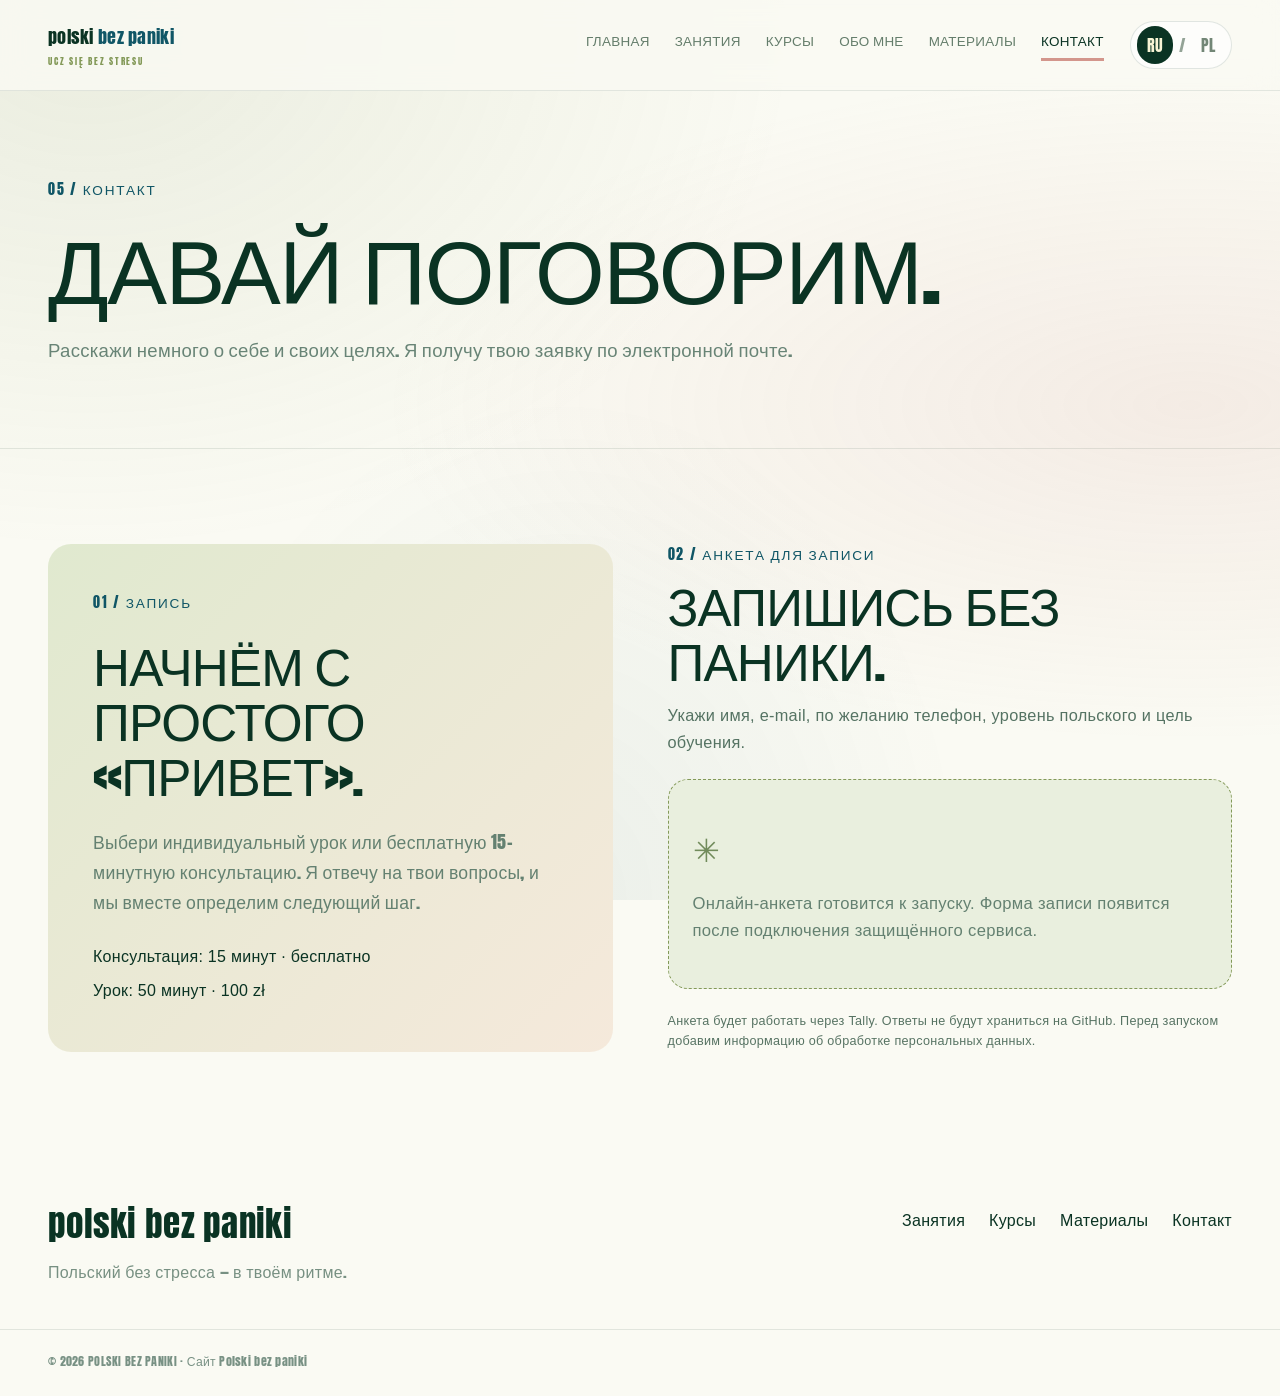
<file: kontakt.html>
<!DOCTYPE html>

<html lang="ru"><head><meta charset="utf-8"/><meta content="width=device-width,initial-scale=1" name="viewport"/><meta content="#FAFAF3" name="theme-color"/><title>Контакт | Polski bez paniki</title><link href="https://fonts.googleapis.com" rel="preconnect"/><link href="https://fonts.googleapis.com/css2?family=Anton&amp;display=swap" rel="stylesheet"/><style>
*{box-sizing:border-box}html{scroll-behavior:smooth}body{margin:0;background:#FAFAF3;color:#0A3323;font-family:Anton,Impact,'Arial Narrow',sans-serif;letter-spacing:.018em}body:before{content:"";position:fixed;inset:0;pointer-events:none;z-index:-1;background:radial-gradient(ellipse at 7% 4%,#83995820,transparent 42%),radial-gradient(ellipse at 93% 45%,#D3968C23,transparent 48%),radial-gradient(ellipse at 44% 100%,#10566610,transparent 40%)}a{color:inherit;text-decoration:none}button,input,textarea{font:inherit}button{cursor:pointer}button:focus-visible,a:focus-visible,input:focus-visible,textarea:focus-visible{outline:3px solid #105666;outline-offset:4px}.wrap{max-width:1320px;padding:0 48px;margin:auto}.header{border-bottom:1px solid #0A332318;background:#FAFAF3d9;backdrop-filter:blur(15px);position:relative;z-index:10}.bar{min-height:90px;display:flex;align-items:center;gap:26px}.brand{display:flex;gap:12px;align-items:center;white-space:nowrap;font-size:1.12rem}.brand i{display:grid;place-items:center;background:#0A3323;color:#F7F4D5;width:48px;height:48px;border-radius:15px;font-style:normal;font-size:1.9rem;transform:rotate(-7deg)}.brand em{font-style:normal;color:#105666}.brand small{display:block;font-size:.55rem;color:#839958;letter-spacing:.2em;margin-top:5px}.nav{display:flex;gap:25px;margin-left:auto}.nav a{color:#647D6B;font-size:.84rem;white-space:nowrap}.nav .current{color:#0A3323;border-bottom:3px solid #D3968C;padding-bottom:8px}.lang{display:flex;align-items:center;gap:6px;border:1px solid #0A33231e;border-radius:30px;background:#ffffff9b;padding:4px 6px}.lang button{border:0;border-radius:30px;padding:7px 10px;color:#728676;background:transparent}.lang button.selected{background:#0A3323;color:#F7F4D5}.lang span{color:#93A396}.hamburger{display:none;background:transparent;border:0;font-size:1.55rem;color:#0A3323}h1,h2,h3,p{margin-top:0;font-weight:400}h1,h2{letter-spacing:-.016em;line-height:1.07}.eyebrow{font-size:.85rem;letter-spacing:.13em;color:#105666}.landing{min-height:670px;display:grid;grid-template-columns:1.08fr .92fr;align-items:center;gap:20px;padding-top:36px;padding-bottom:36px}.intro{position:relative;z-index:2}.intro h1{font-size:clamp(5.6rem,8.2vw,9rem);margin:28px 0}.intro h1 span{color:#839958}.intro p{font-size:1.27rem;color:#658074;line-height:1.65;max-width:600px}.buttons{display:flex;gap:12px;flex-wrap:wrap;margin-top:33px}.button{display:inline-flex;gap:20px;align-items:center;justify-content:center;padding:15px 23px;min-height:54px;border-radius:14px;border:1px solid #0A33232a;font-size:.9rem;transition:transform .2s,box-shadow .2s}.button:hover{transform:translateY(-3px);box-shadow:0 14px 24px #0A332316}.button b{font-size:1.25rem;font-weight:400}.button.primary{color:#F7F4D5;background:#0A3323}.button.secondary{background:#ffffffab}.small-note{margin-top:45px;color:#839B8B;font-size:.9rem}.illustration{position:relative;height:620px}.illustration svg{width:100%;height:100%;filter:drop-shadow(0 12px 25px #0A332314)}.floating{position:absolute;border:1px solid #ffffffca;background:#ffffffe0;backdrop-filter:blur(18px);padding:18px 24px;border-radius:18px;box-shadow:0 16px 30px #0A332318;transform:rotate(-7deg)}.floating small{display:block;color:#105666;font-size:.6rem;letter-spacing:.12em}.floating b{font-weight:400;display:block;font-size:2.15rem;margin-top:6px}.floating span{color:#839958;font-size:1.08rem}.floating-a{left:-7%;top:27%}.floating-b{right:-2%;bottom:15%;transform:rotate(8deg);background:#F7F4D5ec}.ribbon{background:#F7F4D5af;border-block:1px solid #0A332317}.ribbon .wrap{padding-top:34px;padding-bottom:34px;font-size:1.75rem;display:flex;justify-content:space-between}.ribbon i{font-style:normal;color:#D3968C}.section{padding-top:95px;padding-bottom:100px}.section-title{display:flex;gap:32px;justify-content:space-between;align-items:end;margin-bottom:35px}.section-title h2,.material-promo h2{font-size:clamp(3.5rem,5.5vw,6rem);margin:16px 0 0}.section-title h2 em,.material-promo h2 em{color:#839958;font-style:normal}.section-title>p{max-width:340px;color:#6D8779;font-size:1.08rem;line-height:1.6}.three{display:grid;grid-template-columns:repeat(3,1fr);gap:17px}.benefit,.service,.offer{padding:30px;border-radius:23px;min-height:295px}.benefit{position:relative}.benefit-1{background:linear-gradient(135deg,#D1DEBB,#E6EBDA)}.benefit-2{background:linear-gradient(135deg,#EFCFC8,#FBEEE7)}.benefit-3{background:linear-gradient(135deg,#BBD6D6,#E3EFEB)}.benefit>span,.service>span{font-size:.83rem;color:#105666}.benefit>i{font-style:normal;font-size:3.5rem;opacity:.23;position:absolute;right:25px;top:20px}.benefit h3{font-size:1.7rem;margin:90px 0 17px}.benefit p,.service p,.offer p{font-size:1rem;color:#5B766A;line-height:1.65;margin:0}.service,.offer{display:block;background:#ffffffa3;border:1px solid #0A332315;position:relative}.service>i{display:grid;place-items:center;margin:28px 0 20px;width:75px;height:75px;border-radius:21px;background:#F7F4D5;font-style:normal;font-size:3.3rem}.service:nth-child(2)>i{background:#F4DAD2}.service:nth-child(3)>i{background:#D6E8E7}.service h3{font-size:1.8rem;margin:15px 0}.service>b{position:absolute;right:22px;bottom:18px;font-size:1.5rem;color:#839958;font-weight:400}.material-promo{display:grid;grid-template-columns:1fr 1fr;gap:15px;background:#0A3323;color:#F7F4D5;border-radius:27px;align-items:center;min-height:425px;overflow:hidden}.material-promo>div:first-child{padding:55px 0 55px 12px}.material-promo .eyebrow{color:#DCE3C6}.material-promo p{font-size:1.1rem;line-height:1.65;color:#C6D5CA;margin:22px 0}.material-promo .button{color:#0A3323;background:#F7F4D5}.cards-art{min-height:350px;position:relative}.cards-art div{position:absolute;width:270px;height:175px;border-radius:20px;padding:27px;font-size:2.4rem;box-shadow:0 17px 34px #0003;display:flex;justify-content:space-between;flex-direction:column}.cards-art div:first-child{background:#D3968C;color:#0A3323;left:7%;top:10%;transform:rotate(-11deg)}.cards-art div:last-child{background:#839958;color:#0A3323;left:29%;top:37%;transform:rotate(8deg)}.cards-art span{font-size:4rem;align-self:flex-end}.final-cta{text-align:center}.final-cta h2{font-size:clamp(3rem,5.8vw,5.8rem);margin:19px 0}.final-cta p{color:#698375;font-size:1.15rem}.final-cta .button{margin-top:24px}.subhead{padding-top:85px;padding-bottom:65px;border-bottom:1px solid #0A332319}.subhead h1{font-size:clamp(4.2rem,7vw,7rem);margin:19px 0}.subhead p{color:#688476;font-size:1.16rem;line-height:1.65;max-width:850px}.offer{min-height:380px}.offer h2{font-size:2rem}.bigicon{width:83px;height:83px;background:#E9EEDC;border-radius:23px;display:grid;place-items:center;font-size:3.4rem;margin:28px 0}.offer:nth-child(2) .bigicon{background:#F3DCD7}.offer:nth-child(3) .bigicon{background:#DCEAE8}.small-banner{background:#E6EBD8bd;min-height:125px;margin-bottom:105px;display:flex;align-items:center;justify-content:space-between;gap:22px;border-radius:20px;color:#647C6E;font-size:1.1rem}.about{display:grid;grid-template-columns:.85fr 1.15fr;gap:65px;align-items:center}.portrait{height:550px;position:relative;border-radius:240px 240px 25px 25px;background:#E5ECD8;overflow:hidden}.portrait svg{width:100%;height:100%}.portrait>span{position:absolute;bottom:25px;left:8%;right:8%;border-radius:15px;background:#fff9;backdrop-filter:blur(12px);padding:13px;text-align:center;color:#105666}.about h2{font-size:clamp(3rem,5vw,5rem);margin:20px 0}.about p{color:#6C8576;line-height:1.8;font-size:1.15rem;margin-bottom:33px}.materials{display:grid;grid-template-columns:1.15fr .85fr;gap:21px}.material-box{background:#fff9;border:1px solid #0A332314;border-radius:23px;overflow:hidden}.material-art{height:250px;background:linear-gradient(135deg,#D6E2C6,#F2E1DB);position:relative}.material-art div{position:absolute;width:248px;height:155px;border-radius:18px;padding:22px;box-shadow:0 18px 30px #0A332321;font-size:2rem}.material-art div:first-child{background:#0A3323;color:#F7F4D5;top:22px;left:12%;transform:rotate(-8deg)}.material-art div:last-child{background:#F7F4D5;color:#105666;top:67px;left:42%;transform:rotate(9deg)}.empty-art{height:250px;background:linear-gradient(135deg,#C9E2DF,#F7EDE1);display:grid;place-items:center;font-size:8rem;color:#10566671}.material-desc{padding:30px}.material-desc h2{font-size:2.5rem;margin:15px 0}.material-desc p{color:#6C8576;font-size:1.1rem;line-height:1.6}.material-desc>b{font-weight:400;color:#105666}.contact{display:grid;grid-template-columns:1fr 1fr;gap:55px}.contact article{border-radius:23px;padding:45px;background:linear-gradient(135deg,#E0E9CF,#F5E9DB)}.contact h2{font-size:clamp(2.8rem,4vw,5rem);margin:25px 0}.contact p{color:#648171;font-size:1.1rem;line-height:1.7}.dummy{display:flex;justify-content:space-between;gap:15px;border-top:1px solid #0A332322;padding:20px 0}.dummy span{color:#678A76}.contact form{display:grid;gap:20px;align-content:start}.contact label{display:grid;gap:9px}.contact input,.contact textarea{padding:14px;border:1px solid #0A33232e;border-radius:12px;background:#fffc;min-height:52px;color:#0A3323}.contact form small{color:#8A9D90}.contact form button{width:max-content}.contact form #formstatus{color:#105666}.footer{display:flex;align-items:start;justify-content:space-between;padding-top:45px;padding-bottom:30px}.footer strong{font-weight:400;font-size:2.2rem}.footer p{color:#779082;margin-top:9px}.footer nav{display:flex;gap:24px;padding-top:10px}.legal{border-top:1px solid #0A33231a;padding-top:22px;padding-bottom:26px;color:#789184;font-size:.76rem}
@media(max-width:1100px){.nav{gap:13px}.wrap{padding-inline:30px}.landing h1{font-size:clamp(4.4rem,7.7vw,7rem)}.illustration{height:510px}}
@media(max-width:820px){.hamburger{display:block}.nav{display:none;position:absolute;top:80px;left:12px;right:12px;flex-direction:column;background:#FAFAF3fa;border:1px solid #0A33231f;box-shadow:0 15px 30px #0A33231b;border-radius:20px;padding:22px}.nav.open{display:flex}.bar{min-height:76px}.lang{margin-left:auto}.landing{grid-template-columns:1fr;min-height:0}.landing .illustration{height:520px;max-width:620px;width:100%;margin:auto}.floating-a{left:7%}.floating-b{right:8%}.section-title{display:block}.section-title>p{max-width:750px;margin-top:22px}.three,.materials{grid-template-columns:1fr}.benefit{min-height:240px}.benefit h3{margin-top:70px}.material-promo{grid-template-columns:1fr}.material-promo>div:first-child{padding-top:47px;padding-bottom:0}.cards-art{min-height:295px}.contact,.about{grid-template-columns:1fr}.about .portrait{max-width:450px;width:100%;margin:auto}.footer{display:block}.footer nav{padding-top:20px}}
@media(max-width:500px){.wrap{padding-inline:19px}.brand{font-size:.96rem}.brand i{width:39px;height:39px}.bar{gap:10px}.lang{gap:2px}.lang button{padding:5px 7px}.landing{padding-top:50px}.landing h1{font-size:clamp(3.7rem,13.7vw,5.3rem)}.landing .intro p{font-size:1.03rem}.buttons{flex-direction:column}.buttons .button{width:100%}.illustration{height:405px!important}.floating{padding:12px}.floating b{font-size:1.36rem}.floating-a{left:0}.floating-b{right:0}.ribbon .wrap{font-size:1.2rem}.section{padding-top:75px;padding-bottom:80px}.section-title h2,.material-promo h2{font-size:3.3rem}.service h3{font-size:1.65rem}.subhead h1{font-size:3.45rem}.subhead{padding-top:58px;padding-bottom:43px}.small-banner{display:block;padding-block:27px}.small-banner .button{margin-top:19px}.cards-art div{width:200px;height:130px;font-size:1.6rem}.cards-art div:last-child{left:37%}.material-art div{width:220px}.material-art div:last-child{left:33%}.contact article{padding:25px}.contact h2{font-size:3rem}.dummy{display:block}.dummy span{display:block;margin-top:9px}}@media(prefers-reduced-motion:reduce){*{animation:none!important;transition:none!important;scroll-behavior:auto!important}}
h1,h2,h3{overflow-wrap:anywhere}.material-promo>*{min-width:0}@media(max-width:820px){.material-promo{grid-template-columns:minmax(0,1fr)}}@media(max-width:500px){.material-promo h2{font-size:clamp(2.35rem,11vw,3.3rem)}}


/* Polish bez paniki: odświeżenie 2026-10-23 */

  .contact-facts{display:grid;gap:8px;margin-top:27px}.contact-facts p{margin:0;color:#0A3323;font:1rem/1.6 Arial,Helvetica,sans-serif}
  .signup-box{min-width:0}.signup-box h2{font-size:clamp(2.5rem,4vw,4rem);margin:14px 0}.signup-box>p{font:1.02rem/1.68 Arial,Helvetica,sans-serif;color:#557363}
  .form-pending{margin:23px 0;padding:34px 24px;border:1px dashed #839958;border-radius:20px;background:#E9EFDE;color:#0A3323;min-height:210px;display:flex;gap:18px;flex-direction:column;justify-content:center;align-items:flex-start}
  .form-pending p{font:1.04rem/1.6 Arial,Helvetica,sans-serif;margin:0}.pending-icon{font-size:2rem;color:#718B5B}
  .privacy-note{display:block;color:#577363;font: .79rem/1.55 Arial,Helvetica,sans-serif;margin-top:14px}
  #tally-widget{width:100%;min-width:0}
  

@media(min-width:821px) and (max-width:1170px){.nav{gap:12px}.bar{gap:16px}.nav a{font-size:.77rem}}
@media(max-width:820px){.nav.open{max-height:calc(100vh - 92px);overflow-y:auto}}

@media(max-width:360px){.bar{gap:6px}.brand{font-size:.81rem;gap:7px}.brand i{width:34px;height:34px;font-size:1.5rem}.brand small{font-size:.46rem}.lang button{padding:4px 6px}.hamburger{font-size:1.35rem}.footer nav{flex-wrap:wrap;gap:10px 16px}}
</style></head><body data-title-pl="Kontakt" data-title-ru="Контакт"><header class="header"><div class="bar wrap"><a class="brand" href="index.html"><span>polski <em>bez paniki</em><small>UCZ SIĘ BEZ STRESU</small></span></a><nav class="nav" id="nav"><a class="" href="index.html"><span data-pl="START" data-ru="ГЛАВНАЯ">ГЛАВНАЯ</span></a><a class="" href="zajecia.html"><span data-pl="ZAJĘCIA" data-ru="ЗАНЯТИЯ">ЗАНЯТИЯ</span></a><a class="" href="kursy.html"><span data-pl="KURSY" data-ru="КУРСЫ">КУРСЫ</span></a><a class="" href="o-mnie.html"><span data-pl="O MNIE" data-ru="ОБО МНЕ">ОБО МНЕ</span></a><a class="" href="materialy.html"><span data-pl="MATERIAŁY" data-ru="МАТЕРИАЛЫ">МАТЕРИАЛЫ</span></a><a class="current" href="kontakt.html"><span data-pl="KONTAKT" data-ru="КОНТАКТ">КОНТАКТ</span></a></nav><div class="lang"><button class="selected" data-lang="ru">RU</button><span>/</span><button data-lang="pl">PL</button></div><button aria-expanded="false" aria-label="Menu" class="hamburger" id="hamburger">☰</button></div></header><main><section class="subhead wrap"><span class="eyebrow"><span data-pl="05 / KONTAKT" data-ru="05 / КОНТАКТ">05 / КОНТАКТ</span></span><h1><span data-pl="POROZMAWIAJMY." data-ru="ДАВАЙ ПОГОВОРИМ.">ДАВАЙ ПОГОВОРИМ.</span></h1><p><span data-pl="Napisz kilka słów o sobie i o tym, czego potrzebujesz. Otrzymam Twoje zgłoszenie na e-mail." data-ru="Расскажи немного о себе и своих целях. Я получу твою заявку по электронной почте.">Расскажи немного о себе и своих целях. Я получу твою заявку по электронной почте.</span></p></section><section class="wrap contact section"><article><span class="eyebrow">01 / <span data-pl="ZAPISY" data-ru="ЗАПИСЬ">ЗАПИСЬ</span></span><h2><span data-pl="ZACZNIJMY OD „CZEŚĆ”." data-ru="НАЧНЁМ С ПРОСТОГО «ПРИВЕТ».">НАЧНЁМ С ПРОСТОГО «ПРИВЕТ».</span></h2><p><span data-pl="Wybierz lekcję indywidualną albo bezpłatną 15-minutową konsultację. Odpowiem na Twoje pytania i wspólnie ustalimy dalsze kroki." data-ru="Выбери индивидуальный урок или бесплатную 15-минутную консультацию. Я отвечу на твои вопросы, и мы вместе определим следующий шаг.">Выбери индивидуальный урок или бесплатную 15-минутную консультацию. Я отвечу на твои вопросы, и мы вместе определим следующий шаг.</span></p><div class="contact-facts"><p><span data-pl="Konsultacja: 15 minut · bezpłatnie" data-ru="Консультация: 15 минут · бесплатно">Консультация: 15 минут · бесплатно</span></p><p><span data-pl="Lekcja: 50 minut · 100 zł" data-ru="Урок: 50 минут · 100 zł">Урок: 50 минут · 100 zł</span></p></div></article><div class="signup-box"><div class="eyebrow"><span data-pl="02 / ANKIETA ZGŁOSZENIOWA" data-ru="02 / АНКЕТА ДЛЯ ЗАПИСИ">02 / АНКЕТА ДЛЯ ЗАПИСИ</span></div><h2><span data-pl="ZAPISZ SIĘ BEZ PANIKI." data-ru="ЗАПИШИСЬ БЕЗ ПАНИКИ.">ЗАПИШИСЬ БЕЗ ПАНИКИ.</span></h2><p><span data-pl="Podaj imię, e-mail, opcjonalnie telefon, poziom polskiego oraz cel nauki." data-ru="Укажи имя, e-mail, по желанию телефон, уровень польского и цель обучения.">Укажи имя, e-mail, по желанию телефон, уровень польского и цель обучения.</span></p><div data-pl-url="" data-ru-url="" id="tally-widget"><div class="form-pending" id="form-pending"><span class="pending-icon">✳</span><p><span data-pl="Ankieta online jest przygotowywana. Zapis przez formularz uruchomimy po podłączeniu bezpiecznej usługi zgłoszeń." data-ru="Онлайн-анкета готовится к запуску. Форма записи появится после подключения защищённого сервиса.">Онлайн-анкета готовится к запуску. Форма записи появится после подключения защищённого сервиса.</span></p></div></div><small class="privacy-note"><span data-pl="Ankieta będzie obsługiwana przez Tally. Dane nie będą zapisywane na GitHubie. Przed uruchomieniem dodamy klauzulę informacyjną RODO." data-ru="Анкета будет работать через Tally. Ответы не будут храниться на GitHub. Перед запуском добавим информацию об обработке персональных данных.">Анкета будет работать через Tally. Ответы не будут храниться на GitHub. Перед запуском добавим информацию об обработке персональных данных.</span></small></div></section></main><footer><div class="wrap footer"><div><strong>polski bez paniki</strong><p><span data-pl="Polski bez stresu — w Twoim rytmie." data-ru="Польский без стресса — в твоём ритме.">Польский без стресса — в твоём ритме.</span></p></div><nav><a href="zajecia.html"><span data-pl="Zajęcia" data-ru="Занятия">Занятия</span></a><a href="kursy.html"><span data-pl="Kursy" data-ru="Курсы">Курсы</span></a><a href="materialy.html"><span data-pl="Materiały" data-ru="Материалы">Материалы</span></a><a href="kontakt.html"><span data-pl="Kontakt" data-ru="Контакт">Контакт</span></a></nav></div><div class="wrap legal">© 2026 POLSKI BEZ PANIKI · <span data-pl="Strona Polski bez paniki" data-ru="Сайт Polski bez paniki">Сайт Polski bez paniki</span></div></footer><script>
(()=>{'use strict';const KEY='pbp-lang';let lang='ru';try{lang=localStorage.getItem(KEY)==='pl'?'pl':'ru'}catch{}const apply=()=>{document.documentElement.lang=lang;document.querySelectorAll('[data-ru][data-pl]').forEach(x=>{x.textContent=x.dataset[lang]});document.querySelectorAll('[data-lang]').forEach(x=>x.classList.toggle('selected',x.dataset.lang===lang));document.title=(document.body.dataset['title'+(lang==='ru'?'Ru':'Pl')]||'Polski bez paniki')+' | Polski bez paniki';window.dispatchEvent(new CustomEvent('pbp-language',{detail:{lang}}))};window.PBP={getLang:()=>lang,setLang:(l)=>{lang=l;try{localStorage.setItem(KEY,lang)}catch{}apply()}};document.addEventListener('DOMContentLoaded',()=>{document.querySelectorAll('[data-lang]').forEach(x=>x.addEventListener('click',()=>PBP.setLang(x.dataset.lang)));const menu=document.getElementById('hamburger');if(menu)menu.addEventListener('click',()=>{const nav=document.getElementById('nav');const open=nav.classList.toggle('open');menu.setAttribute('aria-expanded',String(open))});document.getElementById('demo')?.addEventListener('submit',e=>{e.preventDefault();document.getElementById('formstatus').textContent=lang==='ru'?'Это демонстрация: сообщение не отправлено.':'To demonstracja: wiadomość nie została wysłana.'});apply()})})();
</script><script>
// Formularz Tally: wstaw linki https://tally.so/r/XXXXXX do data-pl-url i data-ru-url wyżej.
(()=>{'use strict';
  const box=document.getElementById('tally-widget'); if(!box)return;
  const render=()=>{
    const lang=window.PBP?.getLang?.() || 'ru';
    const raw=box.dataset[lang+'Url']||box.dataset.ruUrl||box.dataset.plUrl||'';
    let target; try{target=new URL(raw);}catch{}
    if(!target||target.protocol!=='https:'||target.hostname!=='tally.so'||!/^\/(r|embed)\/[A-Za-z0-9_-]+\/?$/.test(target.pathname))return;
    const id=target.pathname.split('/')[2];
    const embed='https://tally.so/embed/'+encodeURIComponent(id)+'?alignLeft=1&hideTitle=1&transparentBackground=1';
    if(box.dataset.activeSrc===embed)return;
    box.dataset.activeSrc=embed;
    box.textContent='';
    const frame=document.createElement('iframe');frame.src=embed;frame.title=lang==='ru'?'Анкета для записи':'Ankieta zgłoszeniowa';frame.loading='lazy';frame.referrerPolicy='strict-origin-when-cross-origin';frame.style.cssText='border:0;width:100%;height:740px;max-width:100%;';frame.setAttribute('allow','fullscreen');box.appendChild(frame);
  };
  window.addEventListener('pbp-language',render); if(document.readyState==='loading')document.addEventListener('DOMContentLoaded',render);else render();
})();
</script></body></html>
</file>
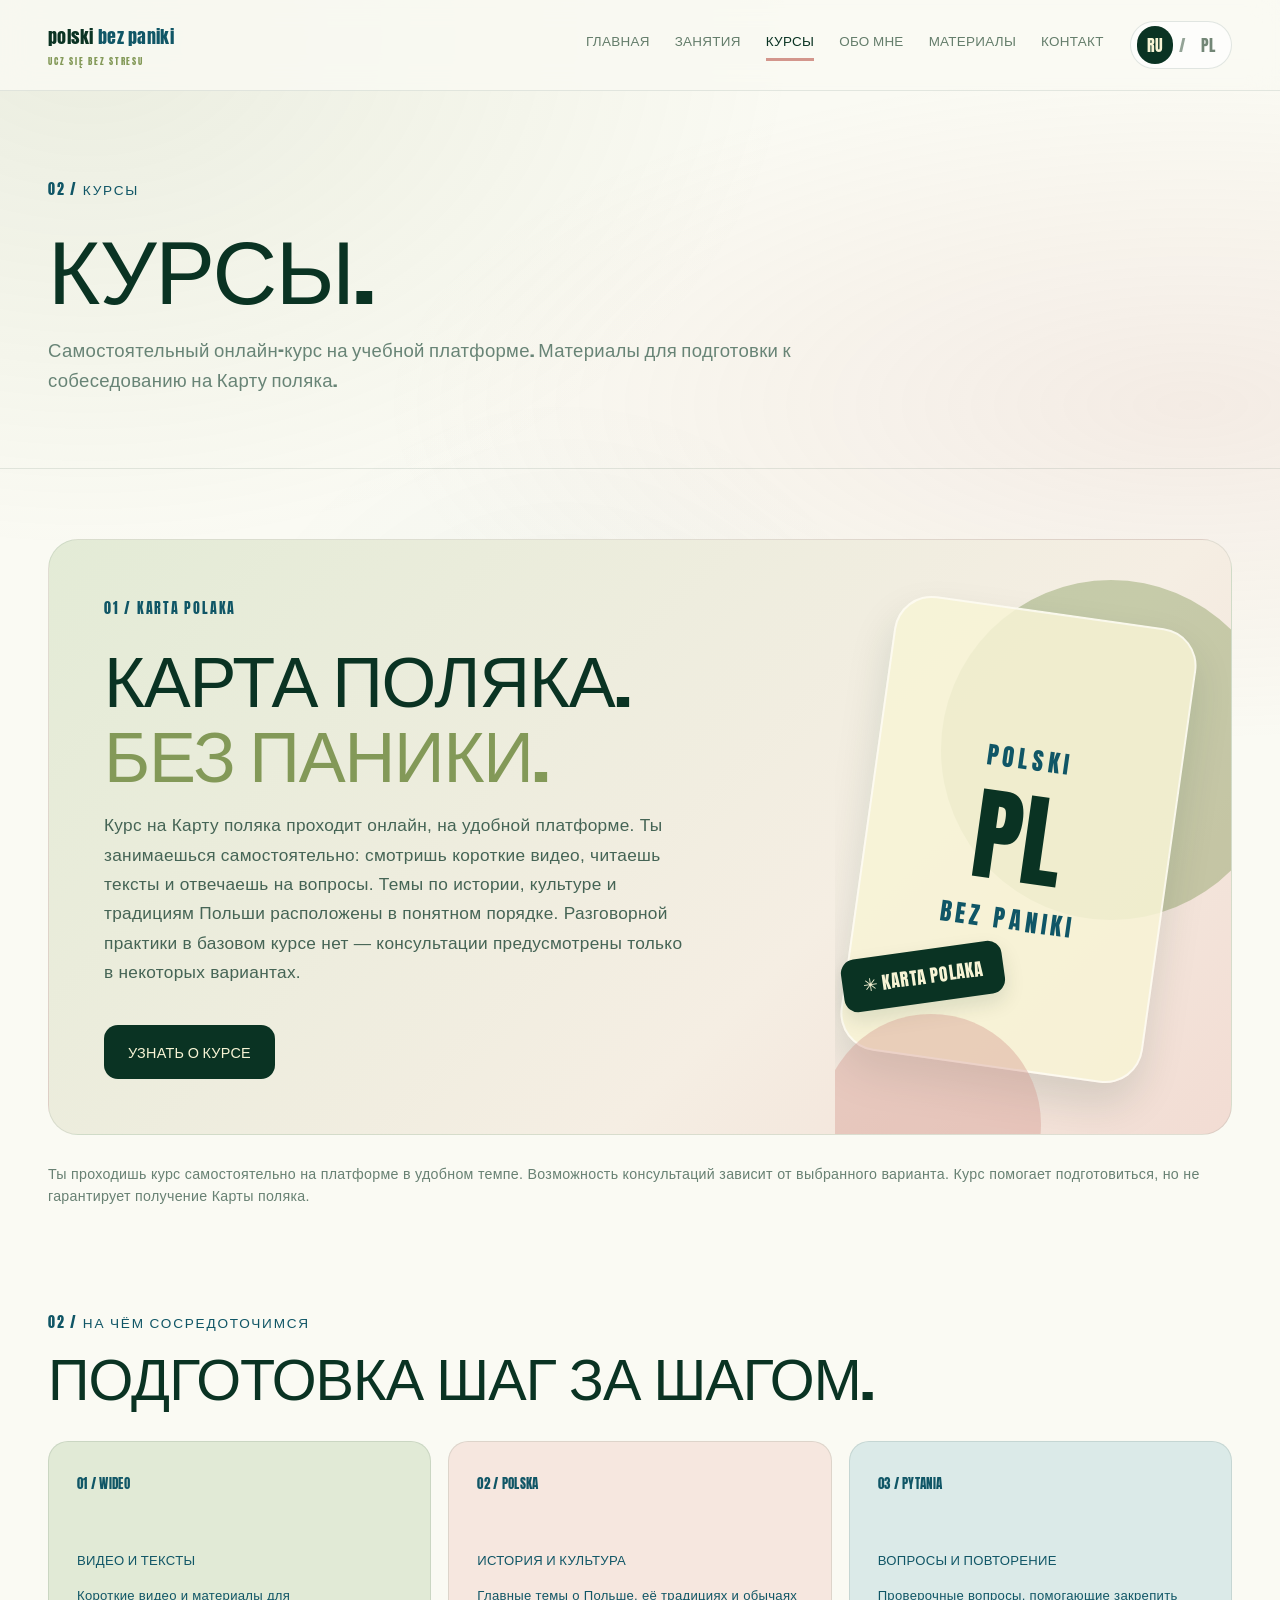
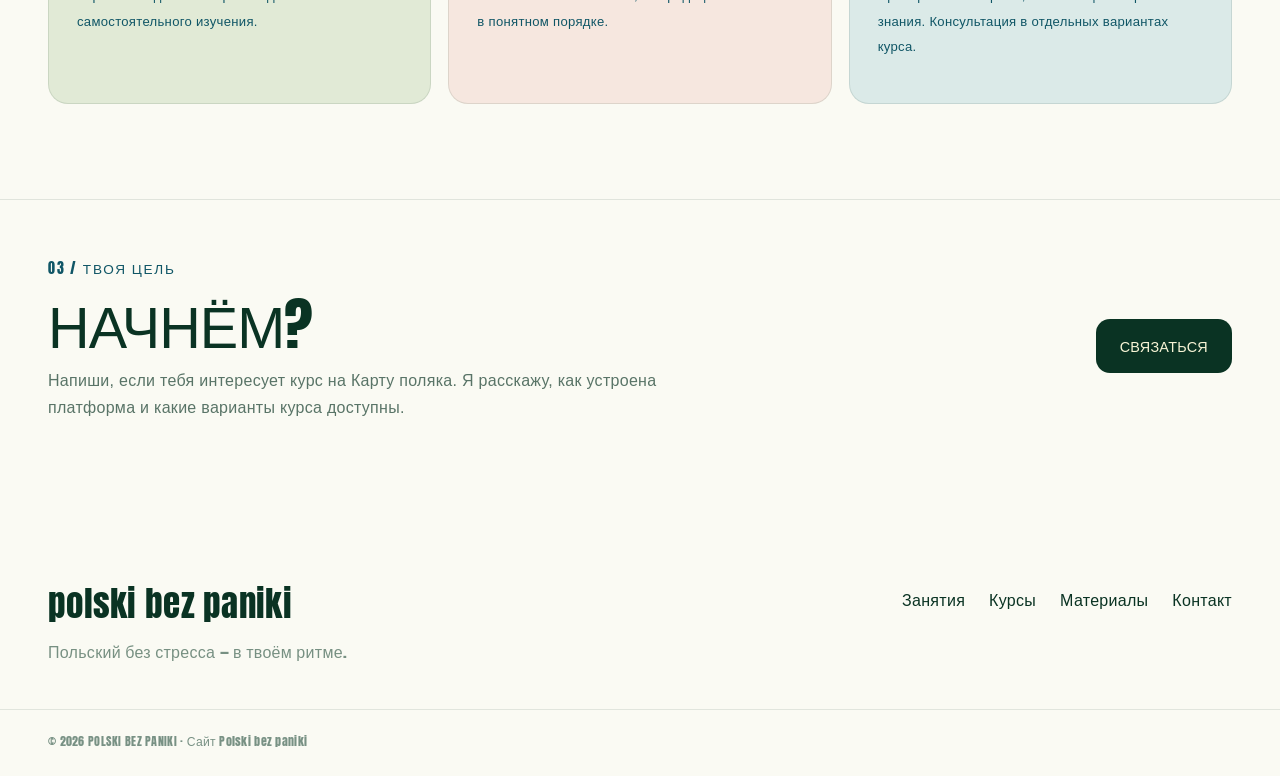
<file: kursy.html>
<!DOCTYPE html>

<html lang="ru"><head><meta charset="utf-8"/><meta content="width=device-width,initial-scale=1" name="viewport"/><meta content="#FAFAF3" name="theme-color"/><title>Курсы | Polski bez paniki</title><link href="https://fonts.googleapis.com" rel="preconnect"/><link href="https://fonts.googleapis.com/css2?family=Anton&amp;display=swap" rel="stylesheet"/><style>
*{box-sizing:border-box}html{scroll-behavior:smooth}body{margin:0;background:#FAFAF3;color:#0A3323;font-family:Anton,Impact,'Arial Narrow',sans-serif;letter-spacing:.018em}body:before{content:"";position:fixed;inset:0;pointer-events:none;z-index:-1;background:radial-gradient(ellipse at 7% 4%,#83995820,transparent 42%),radial-gradient(ellipse at 93% 45%,#D3968C23,transparent 48%),radial-gradient(ellipse at 44% 100%,#10566610,transparent 40%)}a{color:inherit;text-decoration:none}button,input,textarea{font:inherit}button{cursor:pointer}button:focus-visible,a:focus-visible,input:focus-visible,textarea:focus-visible{outline:3px solid #105666;outline-offset:4px}.wrap{max-width:1320px;padding:0 48px;margin:auto}.header{border-bottom:1px solid #0A332318;background:#FAFAF3d9;backdrop-filter:blur(15px);position:relative;z-index:10}.bar{min-height:90px;display:flex;align-items:center;gap:26px}.brand{display:flex;gap:12px;align-items:center;white-space:nowrap;font-size:1.12rem}.brand i{display:grid;place-items:center;background:#0A3323;color:#F7F4D5;width:48px;height:48px;border-radius:15px;font-style:normal;font-size:1.9rem;transform:rotate(-7deg)}.brand em{font-style:normal;color:#105666}.brand small{display:block;font-size:.55rem;color:#839958;letter-spacing:.2em;margin-top:5px}.nav{display:flex;gap:25px;margin-left:auto}.nav a{color:#647D6B;font-size:.84rem;white-space:nowrap}.nav .current{color:#0A3323;border-bottom:3px solid #D3968C;padding-bottom:8px}.lang{display:flex;align-items:center;gap:6px;border:1px solid #0A33231e;border-radius:30px;background:#ffffff9b;padding:4px 6px}.lang button{border:0;border-radius:30px;padding:7px 10px;color:#728676;background:transparent}.lang button.selected{background:#0A3323;color:#F7F4D5}.lang span{color:#93A396}.hamburger{display:none;background:transparent;border:0;font-size:1.55rem;color:#0A3323}h1,h2,h3,p{margin-top:0;font-weight:400}h1,h2{letter-spacing:-.016em;line-height:1.07}.eyebrow{font-size:.85rem;letter-spacing:.13em;color:#105666}.landing{min-height:670px;display:grid;grid-template-columns:1.08fr .92fr;align-items:center;gap:20px;padding-top:36px;padding-bottom:36px}.intro{position:relative;z-index:2}.intro h1{font-size:clamp(5.6rem,8.2vw,9rem);margin:28px 0}.intro h1 span{color:#839958}.intro p{font-size:1.27rem;color:#658074;line-height:1.65;max-width:600px}.buttons{display:flex;gap:12px;flex-wrap:wrap;margin-top:33px}.button{display:inline-flex;gap:20px;align-items:center;justify-content:center;padding:15px 23px;min-height:54px;border-radius:14px;border:1px solid #0A33232a;font-size:.9rem;transition:transform .2s,box-shadow .2s}.button:hover{transform:translateY(-3px);box-shadow:0 14px 24px #0A332316}.button b{font-size:1.25rem;font-weight:400}.button.primary{color:#F7F4D5;background:#0A3323}.button.secondary{background:#ffffffab}.small-note{margin-top:45px;color:#839B8B;font-size:.9rem}.illustration{position:relative;height:620px}.illustration svg{width:100%;height:100%;filter:drop-shadow(0 12px 25px #0A332314)}.floating{position:absolute;border:1px solid #ffffffca;background:#ffffffe0;backdrop-filter:blur(18px);padding:18px 24px;border-radius:18px;box-shadow:0 16px 30px #0A332318;transform:rotate(-7deg)}.floating small{display:block;color:#105666;font-size:.6rem;letter-spacing:.12em}.floating b{font-weight:400;display:block;font-size:2.15rem;margin-top:6px}.floating span{color:#839958;font-size:1.08rem}.floating-a{left:-7%;top:27%}.floating-b{right:-2%;bottom:15%;transform:rotate(8deg);background:#F7F4D5ec}.ribbon{background:#F7F4D5af;border-block:1px solid #0A332317}.ribbon .wrap{padding-top:34px;padding-bottom:34px;font-size:1.75rem;display:flex;justify-content:space-between}.ribbon i{font-style:normal;color:#D3968C}.section{padding-top:95px;padding-bottom:100px}.section-title{display:flex;gap:32px;justify-content:space-between;align-items:end;margin-bottom:35px}.section-title h2,.material-promo h2{font-size:clamp(3.5rem,5.5vw,6rem);margin:16px 0 0}.section-title h2 em,.material-promo h2 em{color:#839958;font-style:normal}.section-title>p{max-width:340px;color:#6D8779;font-size:1.08rem;line-height:1.6}.three{display:grid;grid-template-columns:repeat(3,1fr);gap:17px}.benefit,.service,.offer{padding:30px;border-radius:23px;min-height:295px}.benefit{position:relative}.benefit-1{background:linear-gradient(135deg,#D1DEBB,#E6EBDA)}.benefit-2{background:linear-gradient(135deg,#EFCFC8,#FBEEE7)}.benefit-3{background:linear-gradient(135deg,#BBD6D6,#E3EFEB)}.benefit>span,.service>span{font-size:.83rem;color:#105666}.benefit>i{font-style:normal;font-size:3.5rem;opacity:.23;position:absolute;right:25px;top:20px}.benefit h3{font-size:1.7rem;margin:90px 0 17px}.benefit p,.service p,.offer p{font-size:1rem;color:#5B766A;line-height:1.65;margin:0}.service,.offer{display:block;background:#ffffffa3;border:1px solid #0A332315;position:relative}.service>i{display:grid;place-items:center;margin:28px 0 20px;width:75px;height:75px;border-radius:21px;background:#F7F4D5;font-style:normal;font-size:3.3rem}.service:nth-child(2)>i{background:#F4DAD2}.service:nth-child(3)>i{background:#D6E8E7}.service h3{font-size:1.8rem;margin:15px 0}.service>b{position:absolute;right:22px;bottom:18px;font-size:1.5rem;color:#839958;font-weight:400}.material-promo{display:grid;grid-template-columns:1fr 1fr;gap:15px;background:#0A3323;color:#F7F4D5;border-radius:27px;align-items:center;min-height:425px;overflow:hidden}.material-promo>div:first-child{padding:55px 0 55px 12px}.material-promo .eyebrow{color:#DCE3C6}.material-promo p{font-size:1.1rem;line-height:1.65;color:#C6D5CA;margin:22px 0}.material-promo .button{color:#0A3323;background:#F7F4D5}.cards-art{min-height:350px;position:relative}.cards-art div{position:absolute;width:270px;height:175px;border-radius:20px;padding:27px;font-size:2.4rem;box-shadow:0 17px 34px #0003;display:flex;justify-content:space-between;flex-direction:column}.cards-art div:first-child{background:#D3968C;color:#0A3323;left:7%;top:10%;transform:rotate(-11deg)}.cards-art div:last-child{background:#839958;color:#0A3323;left:29%;top:37%;transform:rotate(8deg)}.cards-art span{font-size:4rem;align-self:flex-end}.final-cta{text-align:center}.final-cta h2{font-size:clamp(3rem,5.8vw,5.8rem);margin:19px 0}.final-cta p{color:#698375;font-size:1.15rem}.final-cta .button{margin-top:24px}.subhead{padding-top:85px;padding-bottom:65px;border-bottom:1px solid #0A332319}.subhead h1{font-size:clamp(4.2rem,7vw,7rem);margin:19px 0}.subhead p{color:#688476;font-size:1.16rem;line-height:1.65;max-width:850px}.offer{min-height:380px}.offer h2{font-size:2rem}.bigicon{width:83px;height:83px;background:#E9EEDC;border-radius:23px;display:grid;place-items:center;font-size:3.4rem;margin:28px 0}.offer:nth-child(2) .bigicon{background:#F3DCD7}.offer:nth-child(3) .bigicon{background:#DCEAE8}.small-banner{background:#E6EBD8bd;min-height:125px;margin-bottom:105px;display:flex;align-items:center;justify-content:space-between;gap:22px;border-radius:20px;color:#647C6E;font-size:1.1rem}.about{display:grid;grid-template-columns:.85fr 1.15fr;gap:65px;align-items:center}.portrait{height:550px;position:relative;border-radius:240px 240px 25px 25px;background:#E5ECD8;overflow:hidden}.portrait svg{width:100%;height:100%}.portrait>span{position:absolute;bottom:25px;left:8%;right:8%;border-radius:15px;background:#fff9;backdrop-filter:blur(12px);padding:13px;text-align:center;color:#105666}.about h2{font-size:clamp(3rem,5vw,5rem);margin:20px 0}.about p{color:#6C8576;line-height:1.8;font-size:1.15rem;margin-bottom:33px}.materials{display:grid;grid-template-columns:1.15fr .85fr;gap:21px}.material-box{background:#fff9;border:1px solid #0A332314;border-radius:23px;overflow:hidden}.material-art{height:250px;background:linear-gradient(135deg,#D6E2C6,#F2E1DB);position:relative}.material-art div{position:absolute;width:248px;height:155px;border-radius:18px;padding:22px;box-shadow:0 18px 30px #0A332321;font-size:2rem}.material-art div:first-child{background:#0A3323;color:#F7F4D5;top:22px;left:12%;transform:rotate(-8deg)}.material-art div:last-child{background:#F7F4D5;color:#105666;top:67px;left:42%;transform:rotate(9deg)}.empty-art{height:250px;background:linear-gradient(135deg,#C9E2DF,#F7EDE1);display:grid;place-items:center;font-size:8rem;color:#10566671}.material-desc{padding:30px}.material-desc h2{font-size:2.5rem;margin:15px 0}.material-desc p{color:#6C8576;font-size:1.1rem;line-height:1.6}.material-desc>b{font-weight:400;color:#105666}.contact{display:grid;grid-template-columns:1fr 1fr;gap:55px}.contact article{border-radius:23px;padding:45px;background:linear-gradient(135deg,#E0E9CF,#F5E9DB)}.contact h2{font-size:clamp(2.8rem,4vw,5rem);margin:25px 0}.contact p{color:#648171;font-size:1.1rem;line-height:1.7}.dummy{display:flex;justify-content:space-between;gap:15px;border-top:1px solid #0A332322;padding:20px 0}.dummy span{color:#678A76}.contact form{display:grid;gap:20px;align-content:start}.contact label{display:grid;gap:9px}.contact input,.contact textarea{padding:14px;border:1px solid #0A33232e;border-radius:12px;background:#fffc;min-height:52px;color:#0A3323}.contact form small{color:#8A9D90}.contact form button{width:max-content}.contact form #formstatus{color:#105666}.footer{display:flex;align-items:start;justify-content:space-between;padding-top:45px;padding-bottom:30px}.footer strong{font-weight:400;font-size:2.2rem}.footer p{color:#779082;margin-top:9px}.footer nav{display:flex;gap:24px;padding-top:10px}.legal{border-top:1px solid #0A33231a;padding-top:22px;padding-bottom:26px;color:#789184;font-size:.76rem}
@media(max-width:1100px){.nav{gap:13px}.wrap{padding-inline:30px}.landing h1{font-size:clamp(4.4rem,7.7vw,7rem)}.illustration{height:510px}}
@media(max-width:820px){.hamburger{display:block}.nav{display:none;position:absolute;top:80px;left:12px;right:12px;flex-direction:column;background:#FAFAF3fa;border:1px solid #0A33231f;box-shadow:0 15px 30px #0A33231b;border-radius:20px;padding:22px}.nav.open{display:flex}.bar{min-height:76px}.lang{margin-left:auto}.landing{grid-template-columns:1fr;min-height:0}.landing .illustration{height:520px;max-width:620px;width:100%;margin:auto}.floating-a{left:7%}.floating-b{right:8%}.section-title{display:block}.section-title>p{max-width:750px;margin-top:22px}.three,.materials{grid-template-columns:1fr}.benefit{min-height:240px}.benefit h3{margin-top:70px}.material-promo{grid-template-columns:1fr}.material-promo>div:first-child{padding-top:47px;padding-bottom:0}.cards-art{min-height:295px}.contact,.about{grid-template-columns:1fr}.about .portrait{max-width:450px;width:100%;margin:auto}.footer{display:block}.footer nav{padding-top:20px}}
@media(max-width:500px){.wrap{padding-inline:19px}.brand{font-size:.96rem}.brand i{width:39px;height:39px}.bar{gap:10px}.lang{gap:2px}.lang button{padding:5px 7px}.landing{padding-top:50px}.landing h1{font-size:clamp(3.7rem,13.7vw,5.3rem)}.landing .intro p{font-size:1.03rem}.buttons{flex-direction:column}.buttons .button{width:100%}.illustration{height:405px!important}.floating{padding:12px}.floating b{font-size:1.36rem}.floating-a{left:0}.floating-b{right:0}.ribbon .wrap{font-size:1.2rem}.section{padding-top:75px;padding-bottom:80px}.section-title h2,.material-promo h2{font-size:3.3rem}.service h3{font-size:1.65rem}.subhead h1{font-size:3.45rem}.subhead{padding-top:58px;padding-bottom:43px}.small-banner{display:block;padding-block:27px}.small-banner .button{margin-top:19px}.cards-art div{width:200px;height:130px;font-size:1.6rem}.cards-art div:last-child{left:37%}.material-art div{width:220px}.material-art div:last-child{left:33%}.contact article{padding:25px}.contact h2{font-size:3rem}.dummy{display:block}.dummy span{display:block;margin-top:9px}}@media(prefers-reduced-motion:reduce){*{animation:none!important;transition:none!important;scroll-behavior:auto!important}}
h1,h2,h3{overflow-wrap:anywhere}.material-promo>*{min-width:0}@media(max-width:820px){.material-promo{grid-template-columns:minmax(0,1fr)}}@media(max-width:500px){.material-promo h2{font-size:clamp(2.35rem,11vw,3.3rem)}}


/* Polish bez paniki: odświeżenie 2026-10-23 */

  .pricing-section{padding-top:20px}
  .pricing-title{font-size:clamp(2.9rem,5vw,5rem);line-height:1.05;margin:20px 0 30px}
  .pricing-grid{display:grid;grid-template-columns:repeat(3,minmax(0,1fr));gap:20px}
  .price-card{border-radius:24px;padding:28px;display:flex;flex-direction:column;align-items:flex-start;min-height:350px;border:1px solid #0A33231a}
  .price-a{background:#E3E9D6}.price-b{background:#F7E7DE}.price-c{background:#D8E9E9}
  .price-label{font-size:.9rem;color:#526E5F}.price-card h3{font-size:1.5rem;line-height:1.25;margin:30px 0 8px}
  .price-value{font-size:clamp(2.3rem,4vw,3.5rem);line-height:1.08}.price-card p{font:1rem/1.55 Arial,Helvetica,sans-serif;color:#426353;min-height:70px;margin:15px 0 20px}
  .price-card .button{margin-top:auto}.pricing-caption{font:1rem/1.65 Arial,Helvetica,sans-serif;color:#526F60;margin-top:24px}
  @media(max-width:940px){.pricing-grid{grid-template-columns:1fr 1fr}.price-card{min-height:320px}}
  @media(max-width:640px){.pricing-grid{grid-template-columns:1fr}.price-card{min-height:0}.price-card p{min-height:0}.price-card h3{margin-top:18px}}
  

/* Kursy — dedykowana podstrona */
@media(min-width:821px) and (max-width:1170px){.nav{gap:12px}.bar{gap:16px}.nav a{font-size:.77rem}}
@media(max-width:820px){.nav.open{max-height:calc(100vh - 92px);overflow-y:auto}}
.course-hero{padding-bottom:54px}
.course-spotlight{padding-top:70px;padding-bottom:52px}
.course-feature{background:linear-gradient(135deg,#E3EBD6 0%,#F5EEE3 65%,#F2DCD3 100%);border:1px solid #0A332316;border-radius:30px;display:grid;grid-template-columns:1.32fr .68fr;gap:16px;overflow:hidden;min-height:460px}
.course-feature-text{padding:55px 12px 55px 55px;position:relative;z-index:1}
.course-feature h2{font-size:clamp(2.8rem,5.5vw,5.6rem);line-height:1.07;letter-spacing:-.017em;margin:21px 0}
.course-feature h2 em{color:#839958;font-style:normal}
.course-feature p{font:1.08rem/1.7 Arial,Helvetica,sans-serif;color:#456455;max-width:590px;margin-bottom:25px}
.course-feature .button{margin-top:12px}
.course-graphic{position:relative;min-height:370px;overflow:hidden}
.course-graphic::before{content:"";position:absolute;width:340px;height:340px;border-radius:50%;background:#8399586b;right:-50px;top:40px}
.course-graphic::after{content:"";position:absolute;width:220px;height:220px;border-radius:50%;background:#D3968C66;right:190px;bottom:-100px}
.course-graphic .seal{position:absolute;inset:70px 15% 65px 8%;border-radius:38px;background:#F7F4D5d9;border:2px solid #fff9;display:flex;align-items:center;justify-content:center;flex-direction:column;gap:11px;box-shadow:0 21px 42px #0A332321;transform:rotate(8deg);color:#0A3323}
.course-graphic .seal strong{font-size:clamp(4.5rem,8vw,8.5rem);font-weight:400;line-height:1}.course-graphic .seal small{font-size:1.5rem;letter-spacing:.18em;color:#105666}
.course-graphic .floating-tag{position:absolute;left:2%;bottom:22%;background:#0A3323;color:#F7F4D5;padding:13px 20px;border-radius:14px;font-size:1.1rem;transform:rotate(-8deg);box-shadow:0 9px 20px #0A33231d}
.course-topics{padding-top:36px;padding-bottom:95px}
.course-topics h2{font-size:clamp(2.5rem,4.5vw,4.3rem);margin:12px 0 34px}
.course-topic{background:#ffffffb0;border:1px solid #0A33231b;border-radius:20px;padding:28px;min-height:235px}
.course-topic:nth-child(1){background:#E1EAD6}.course-topic:nth-child(2){background:#F6E7DF}.course-topic:nth-child(3){background:#DBEAE8}
.course-topic span{color:#105666;font-size:.82rem}
.course-topic h3{font-size:1.64rem;line-height:1.2;margin:45px 0 12px}
.course-topic p{font:1rem/1.6 Arial,Helvetica,sans-serif;color:#537061}
.course-bottom{padding-top:55px;padding-bottom:95px;border-top:1px solid #0A33231b;display:flex;align-items:center;gap:35px;justify-content:space-between}
.course-bottom h2{font-size:clamp(2.5rem,4.5vw,4.7rem);margin:14px 0}.course-bottom p{font:1rem/1.65 Arial,Helvetica,sans-serif;max-width:680px;color:#597467}
.course-bottom .button{flex-shrink:0}
.course-disclaimer{font:0.89rem/1.55 Arial,Helvetica,sans-serif;color:#688173;margin-top:28px}
@media(max-width:950px){.course-feature{grid-template-columns:1fr}.course-graphic{min-height:260px}.course-graphic .seal{inset:10px 28% 17px 27%}.course-graphic .seal strong{font-size:5rem}.course-graphic .floating-tag{left:26%;bottom:22px}.course-feature-text{padding:45px 42px 6px}}
@media(max-width:820px){.course-topic{min-height:0}.course-topic h3{margin-top:26px}.course-bottom{display:block}.course-bottom .button{margin-top:18px}}
@media(max-width:640px){.course-spotlight{padding-top:38px}.course-feature{border-radius:22px}.course-feature-text{padding:30px 23px 0}.course-feature h2{font-size:clamp(2.8rem,11vw,4.3rem)}.course-graphic .seal{inset:6px 20% 15px 22%}.course-graphic .floating-tag{left:9%}.course-topics{padding-top:25px;padding-bottom:65px}.course-bottom{padding-top:40px;padding-bottom:65px}.course-topic{padding:25px}}

@media(max-width:360px){.bar{gap:6px}.brand{font-size:.81rem;gap:7px}.brand i{width:34px;height:34px;font-size:1.5rem}.brand small{font-size:.46rem}.lang button{padding:4px 6px}.hamburger{font-size:1.35rem}.footer nav{flex-wrap:wrap;gap:10px 16px}}
</style></head><body data-title-pl="Kursy" data-title-ru="Курсы"><header class="header"><div class="bar wrap"><a class="brand" href="index.html"><span>polski <em>bez paniki</em><small>UCZ SIĘ BEZ STRESU</small></span></a><nav class="nav" id="nav"><a class="" href="index.html"><span data-pl="START" data-ru="ГЛАВНАЯ">ГЛАВНАЯ</span></a><a class="" href="zajecia.html"><span data-pl="ZAJĘCIA" data-ru="ЗАНЯТИЯ">ЗАНЯТИЯ</span></a><a class="current" href="kursy.html"><span data-pl="KURSY" data-ru="КУРСЫ">КУРСЫ</span></a><a class="" href="o-mnie.html"><span data-pl="O MNIE" data-ru="ОБО МНЕ">ОБО МНЕ</span></a><a class="" href="materialy.html"><span data-pl="MATERIAŁY" data-ru="МАТЕРИАЛЫ">МАТЕРИАЛЫ</span></a><a class="" href="kontakt.html"><span data-pl="KONTAKT" data-ru="КОНТАКТ">КОНТАКТ</span></a></nav><div class="lang"><button class="selected" data-lang="ru">RU</button><span>/</span><button data-lang="pl">PL</button></div><button aria-expanded="false" aria-label="Menu" class="hamburger" id="hamburger">☰</button></div></header><main>
<section class="subhead wrap course-hero"><span class="eyebrow">02 / <span data-pl="KURSY" data-ru="КУРСЫ">КУРСЫ</span></span>
<h1><span data-pl="KURSY." data-ru="КУРСЫ.">КУРСЫ.</span></h1>
<p><span data-pl="Samodzielny kurs online na platformie edukacyjnej. Poznaj materiały przygotowujące do rozmowy związanej z Kartą Polaka." data-ru="Самостоятельный онлайн-курс на учебной платформе. Материалы для подготовки к собеседованию на Карту поляка.">Самостоятельный онлайн-курс на учебной платформе. Материалы для подготовки к собеседованию на Карту поляка.</span></p></section>
<section class="wrap course-spotlight" id="karta-polaka">
<article class="course-feature">
<div class="course-feature-text">
<span class="eyebrow">01 / KARTA POLAKA</span>
<h2><span data-pl="KARTA POLAKA." data-ru="КАРТА ПОЛЯКА.">КАРТА ПОЛЯКА.</span><br/><em><span data-pl="BEZ PANIKI." data-ru="БЕЗ ПАНИКИ.">БЕЗ ПАНИКИ.</span></em></h2>
<p><span data-pl="Kurs na Kartę Polaka odbywa się online, na uporządkowanej platformie. Uczysz się samodzielnie, przechodząc przez krótkie filmy, teksty i pytania sprawdzające. Tematy związane z historią, kulturą i tradycjami Polski są ułożone krok po kroku. Ćwiczenie mówienia nie jest częścią podstawowego kursu — konsultacje są dostępne tylko w niektórych wariantach." data-ru="Курс на Карту поляка проходит онлайн, на удобной платформе. Ты занимаешься самостоятельно: смотришь короткие видео, читаешь тексты и отвечаешь на вопросы. Темы по истории, культуре и традициям Польши расположены в понятном порядке. Разговорной практики в базовом курсе нет — консультации предусмотрены только в некоторых вариантах.">Курс на Карту поляка проходит онлайн, на удобной платформе. Ты занимаешься самостоятельно: смотришь короткие видео, читаешь тексты и отвечаешь на вопросы. Темы по истории, культуре и традициям Польши расположены в понятном порядке. Разговорной практики в базовом курсе нет — консультации предусмотрены только в некоторых вариантах.</span></p>
<a class="button primary" href="kontakt.html"><span data-pl="ZAPYTAJ O KURS" data-ru="УЗНАТЬ О КУРСЕ">УЗНАТЬ О КУРСЕ</span></a>
</div>
<div aria-hidden="true" class="course-graphic"><div class="seal"><small>POLSKI</small><strong>PL</strong><small>BEZ PANIKI</small></div><div class="floating-tag">✳ KARTA POLAKA</div></div>
</article>
<p class="course-disclaimer"><span data-pl="Kurs realizujesz samodzielnie na platformie, we własnym tempie. Dostępność konsultacji zależy od wybranego wariantu. Kurs pomaga w przygotowaniu — nie gwarantuje otrzymania Karty Polaka." data-ru="Ты проходишь курс самостоятельно на платформе в удобном темпе. Возможность консультаций зависит от выбранного варианта. Курс помогает подготовиться, но не гарантирует получение Карты поляка.">Ты проходишь курс самостоятельно на платформе в удобном темпе. Возможность консультаций зависит от выбранного варианта. Курс помогает подготовиться, но не гарантирует получение Карты поляка.</span></p>
</section>
<section class="wrap course-topics"><span class="eyebrow">02 / <span data-pl="NA CZYM SIĘ SKUPIAMY" data-ru="НА ЧЁМ СОСРЕДОТОЧИМСЯ">НА ЧЁМ СОСРЕДОТОЧИМСЯ</span></span>
<h2><span data-pl="PRZYGOTOWANIE KROK PO KROKU." data-ru="ПОДГОТОВКА ШАГ ЗА ШАГОМ.">ПОДГОТОВКА ШАГ ЗА ШАГОМ.</span></h2>
<div class="three">
<article class="course-topic"><span>01 / WIDEO</span><h3><span data-pl="FILMY I TEKSTY" data-ru="ВИДЕО И ТЕКСТЫ">ВИДЕО И ТЕКСТЫ</span></h3><p><span data-pl="Krótkie nagrania i uporządkowane materiały do samodzielnej nauki." data-ru="Короткие видео и материалы для самостоятельного изучения.">Короткие видео и материалы для самостоятельного изучения.</span></p></article>
<article class="course-topic"><span>02 / POLSKA</span><h3><span data-pl="HISTORIA I KULTURA" data-ru="ИСТОРИЯ И КУЛЬТУРА">ИСТОРИЯ И КУЛЬТУРА</span></h3><p><span data-pl="Najważniejsze zagadnienia dotyczące Polski, tradycji i zwyczajów w logicznej kolejności." data-ru="Главные темы о Польше, её традициях и обычаях в понятном порядке.">Главные темы о Польше, её традициях и обычаях в понятном порядке.</span></p></article>
<article class="course-topic"><span>03 / PYTANIA</span><h3><span data-pl="PYTANIA I POWTÓRKI" data-ru="ВОПРОСЫ И ПОВТОРЕНИЕ">ВОПРОСЫ И ПОВТОРЕНИЕ</span></h3><p><span data-pl="Pytania sprawdzające, które pozwalają utrwalać wiedzę. Konsultacja w wybranych wariantach kursu." data-ru="Проверочные вопросы, помогающие закрепить знания. Консультация в отдельных вариантах курса.">Проверочные вопросы, помогающие закрепить знания. Консультация в отдельных вариантах курса.</span></p></article>
</div></section>
<section class="wrap course-bottom"><div><span class="eyebrow">03 / <span data-pl="TWÓJ CEL" data-ru="ТВОЯ ЦЕЛЬ">ТВОЯ ЦЕЛЬ</span></span><h2><span data-pl="ZACZYNAMY?" data-ru="НАЧНЁМ?">НАЧНЁМ?</span></h2><p><span data-pl="Napisz, jeśli interesuje Cię kurs na Kartę Polaka. Opowiem Ci, jak działa platforma i jakie warianty kursu są dostępne." data-ru="Напиши, если тебя интересует курс на Карту поляка. Я расскажу, как устроена платформа и какие варианты курса доступны.">Напиши, если тебя интересует курс на Карту поляка. Я расскажу, как устроена платформа и какие варианты курса доступны.</span></p></div><a class="button primary" href="kontakt.html"><span data-pl="SKONTAKTUJ SIĘ" data-ru="СВЯЗАТЬСЯ">СВЯЗАТЬСЯ</span></a></section>
</main><footer><div class="wrap footer"><div><strong>polski bez paniki</strong><p><span data-pl="Polski bez stresu — w Twoim rytmie." data-ru="Польский без стресса — в твоём ритме.">Польский без стресса — в твоём ритме.</span></p></div><nav><a href="zajecia.html"><span data-pl="Zajęcia" data-ru="Занятия">Занятия</span></a><a href="kursy.html"><span data-pl="Kursy" data-ru="Курсы">Курсы</span></a><a href="materialy.html"><span data-pl="Materiały" data-ru="Материалы">Материалы</span></a><a href="kontakt.html"><span data-pl="Kontakt" data-ru="Контакт">Контакт</span></a></nav></div><div class="wrap legal">© 2026 POLSKI BEZ PANIKI · <span data-pl="Strona Polski bez paniki" data-ru="Сайт Polski bez paniki">Сайт Polski bez paniki</span></div></footer><script>
(()=>{'use strict';const KEY='pbp-lang';let lang='ru';try{lang=localStorage.getItem(KEY)==='pl'?'pl':'ru'}catch{}const apply=()=>{document.documentElement.lang=lang;document.querySelectorAll('[data-ru][data-pl]').forEach(x=>{x.textContent=x.dataset[lang]});document.querySelectorAll('[data-lang]').forEach(x=>x.classList.toggle('selected',x.dataset.lang===lang));document.title=(document.body.dataset['title'+(lang==='ru'?'Ru':'Pl')]||'Polski bez paniki')+' | Polski bez paniki';window.dispatchEvent(new CustomEvent('pbp-language',{detail:{lang}}))};window.PBP={getLang:()=>lang,setLang:(l)=>{lang=l;try{localStorage.setItem(KEY,lang)}catch{}apply()}};document.addEventListener('DOMContentLoaded',()=>{document.querySelectorAll('[data-lang]').forEach(x=>x.addEventListener('click',()=>PBP.setLang(x.dataset.lang)));const menu=document.getElementById('hamburger');if(menu)menu.addEventListener('click',()=>{const nav=document.getElementById('nav');const open=nav.classList.toggle('open');menu.setAttribute('aria-expanded',String(open))});document.getElementById('demo')?.addEventListener('submit',e=>{e.preventDefault();document.getElementById('formstatus').textContent=lang==='ru'?'Это демонстрация: сообщение не отправлено.':'To demonstracja: wiadomość nie została wysłana.'});apply()})})();
</script></body></html>
</file>
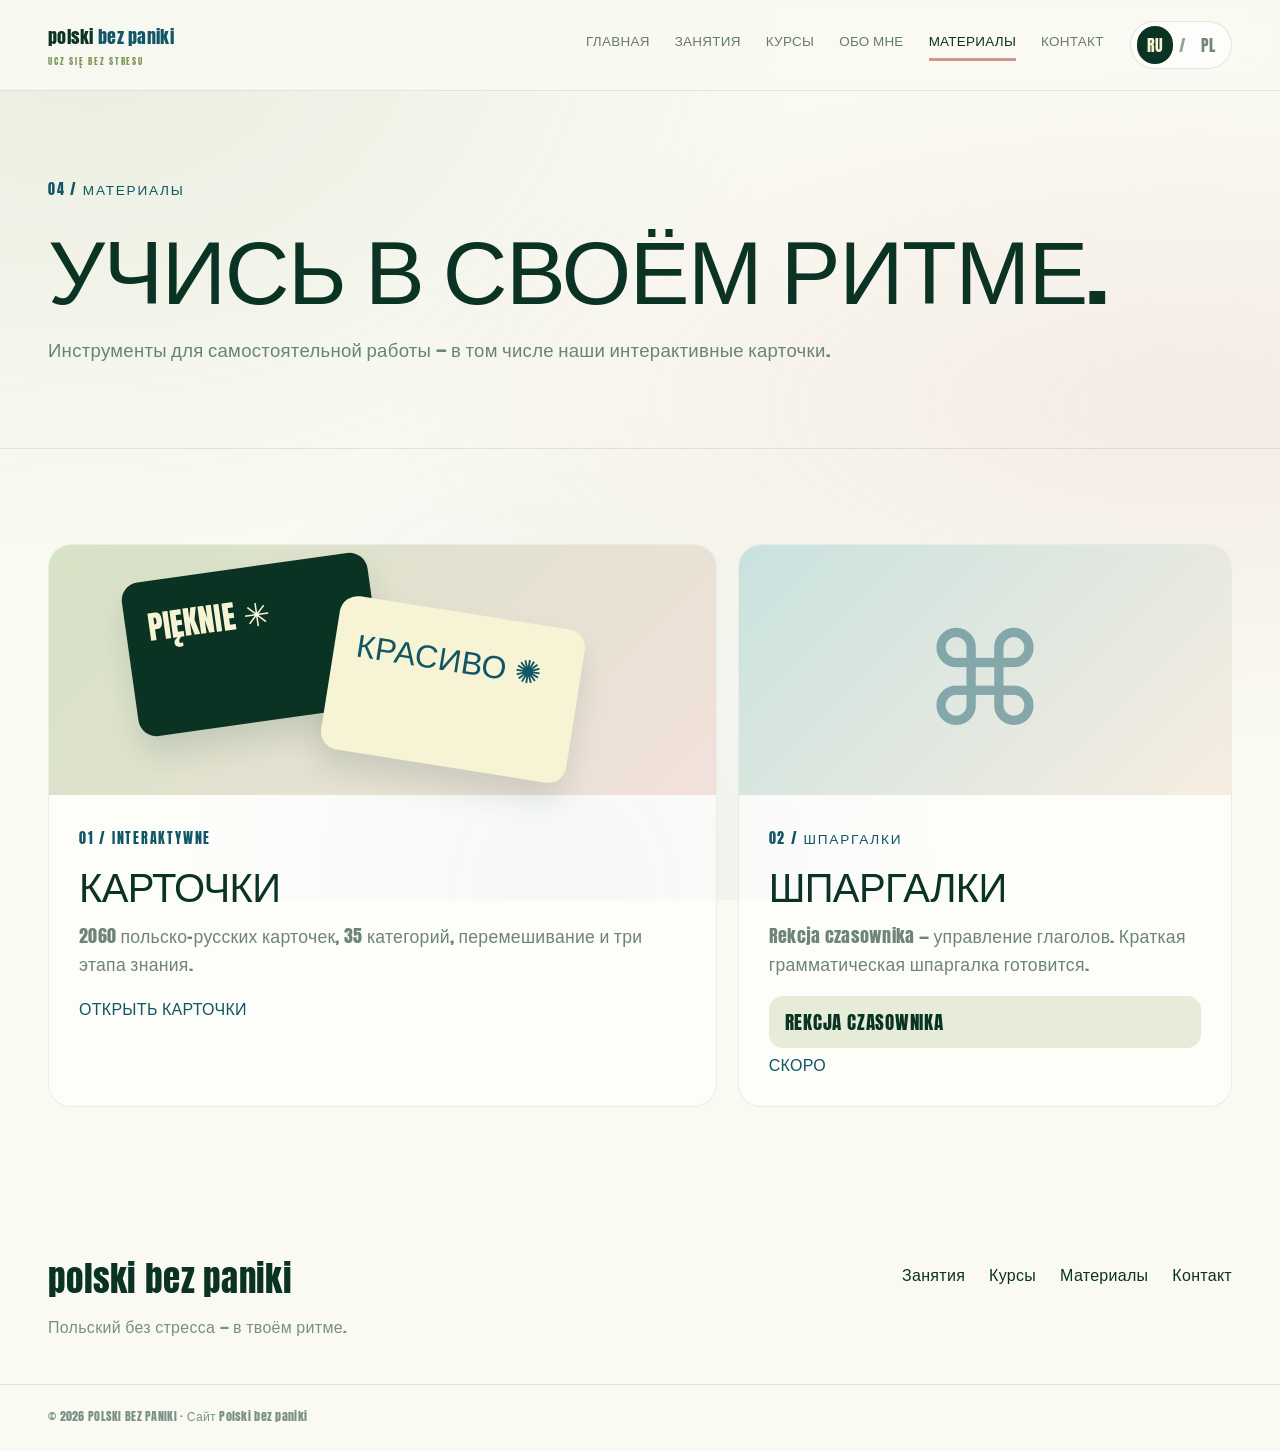
<file: materialy.html>
<!DOCTYPE html>

<html lang="ru"><head><meta charset="utf-8"/><meta content="width=device-width,initial-scale=1" name="viewport"/><meta content="#FAFAF3" name="theme-color"/><title>Материалы | Polski bez paniki</title><link href="https://fonts.googleapis.com" rel="preconnect"/><link href="https://fonts.googleapis.com/css2?family=Anton&amp;display=swap" rel="stylesheet"/><style>
*{box-sizing:border-box}html{scroll-behavior:smooth}body{margin:0;background:#FAFAF3;color:#0A3323;font-family:Anton,Impact,'Arial Narrow',sans-serif;letter-spacing:.018em}body:before{content:"";position:fixed;inset:0;pointer-events:none;z-index:-1;background:radial-gradient(ellipse at 7% 4%,#83995820,transparent 42%),radial-gradient(ellipse at 93% 45%,#D3968C23,transparent 48%),radial-gradient(ellipse at 44% 100%,#10566610,transparent 40%)}a{color:inherit;text-decoration:none}button,input,textarea{font:inherit}button{cursor:pointer}button:focus-visible,a:focus-visible,input:focus-visible,textarea:focus-visible{outline:3px solid #105666;outline-offset:4px}.wrap{max-width:1320px;padding:0 48px;margin:auto}.header{border-bottom:1px solid #0A332318;background:#FAFAF3d9;backdrop-filter:blur(15px);position:relative;z-index:10}.bar{min-height:90px;display:flex;align-items:center;gap:26px}.brand{display:flex;gap:12px;align-items:center;white-space:nowrap;font-size:1.12rem}.brand i{display:grid;place-items:center;background:#0A3323;color:#F7F4D5;width:48px;height:48px;border-radius:15px;font-style:normal;font-size:1.9rem;transform:rotate(-7deg)}.brand em{font-style:normal;color:#105666}.brand small{display:block;font-size:.55rem;color:#839958;letter-spacing:.2em;margin-top:5px}.nav{display:flex;gap:25px;margin-left:auto}.nav a{color:#647D6B;font-size:.84rem;white-space:nowrap}.nav .current{color:#0A3323;border-bottom:3px solid #D3968C;padding-bottom:8px}.lang{display:flex;align-items:center;gap:6px;border:1px solid #0A33231e;border-radius:30px;background:#ffffff9b;padding:4px 6px}.lang button{border:0;border-radius:30px;padding:7px 10px;color:#728676;background:transparent}.lang button.selected{background:#0A3323;color:#F7F4D5}.lang span{color:#93A396}.hamburger{display:none;background:transparent;border:0;font-size:1.55rem;color:#0A3323}h1,h2,h3,p{margin-top:0;font-weight:400}h1,h2{letter-spacing:-.016em;line-height:1.07}.eyebrow{font-size:.85rem;letter-spacing:.13em;color:#105666}.landing{min-height:670px;display:grid;grid-template-columns:1.08fr .92fr;align-items:center;gap:20px;padding-top:36px;padding-bottom:36px}.intro{position:relative;z-index:2}.intro h1{font-size:clamp(5.6rem,8.2vw,9rem);margin:28px 0}.intro h1 span{color:#839958}.intro p{font-size:1.27rem;color:#658074;line-height:1.65;max-width:600px}.buttons{display:flex;gap:12px;flex-wrap:wrap;margin-top:33px}.button{display:inline-flex;gap:20px;align-items:center;justify-content:center;padding:15px 23px;min-height:54px;border-radius:14px;border:1px solid #0A33232a;font-size:.9rem;transition:transform .2s,box-shadow .2s}.button:hover{transform:translateY(-3px);box-shadow:0 14px 24px #0A332316}.button b{font-size:1.25rem;font-weight:400}.button.primary{color:#F7F4D5;background:#0A3323}.button.secondary{background:#ffffffab}.small-note{margin-top:45px;color:#839B8B;font-size:.9rem}.illustration{position:relative;height:620px}.illustration svg{width:100%;height:100%;filter:drop-shadow(0 12px 25px #0A332314)}.floating{position:absolute;border:1px solid #ffffffca;background:#ffffffe0;backdrop-filter:blur(18px);padding:18px 24px;border-radius:18px;box-shadow:0 16px 30px #0A332318;transform:rotate(-7deg)}.floating small{display:block;color:#105666;font-size:.6rem;letter-spacing:.12em}.floating b{font-weight:400;display:block;font-size:2.15rem;margin-top:6px}.floating span{color:#839958;font-size:1.08rem}.floating-a{left:-7%;top:27%}.floating-b{right:-2%;bottom:15%;transform:rotate(8deg);background:#F7F4D5ec}.ribbon{background:#F7F4D5af;border-block:1px solid #0A332317}.ribbon .wrap{padding-top:34px;padding-bottom:34px;font-size:1.75rem;display:flex;justify-content:space-between}.ribbon i{font-style:normal;color:#D3968C}.section{padding-top:95px;padding-bottom:100px}.section-title{display:flex;gap:32px;justify-content:space-between;align-items:end;margin-bottom:35px}.section-title h2,.material-promo h2{font-size:clamp(3.5rem,5.5vw,6rem);margin:16px 0 0}.section-title h2 em,.material-promo h2 em{color:#839958;font-style:normal}.section-title>p{max-width:340px;color:#6D8779;font-size:1.08rem;line-height:1.6}.three{display:grid;grid-template-columns:repeat(3,1fr);gap:17px}.benefit,.service,.offer{padding:30px;border-radius:23px;min-height:295px}.benefit{position:relative}.benefit-1{background:linear-gradient(135deg,#D1DEBB,#E6EBDA)}.benefit-2{background:linear-gradient(135deg,#EFCFC8,#FBEEE7)}.benefit-3{background:linear-gradient(135deg,#BBD6D6,#E3EFEB)}.benefit>span,.service>span{font-size:.83rem;color:#105666}.benefit>i{font-style:normal;font-size:3.5rem;opacity:.23;position:absolute;right:25px;top:20px}.benefit h3{font-size:1.7rem;margin:90px 0 17px}.benefit p,.service p,.offer p{font-size:1rem;color:#5B766A;line-height:1.65;margin:0}.service,.offer{display:block;background:#ffffffa3;border:1px solid #0A332315;position:relative}.service>i{display:grid;place-items:center;margin:28px 0 20px;width:75px;height:75px;border-radius:21px;background:#F7F4D5;font-style:normal;font-size:3.3rem}.service:nth-child(2)>i{background:#F4DAD2}.service:nth-child(3)>i{background:#D6E8E7}.service h3{font-size:1.8rem;margin:15px 0}.service>b{position:absolute;right:22px;bottom:18px;font-size:1.5rem;color:#839958;font-weight:400}.material-promo{display:grid;grid-template-columns:1fr 1fr;gap:15px;background:#0A3323;color:#F7F4D5;border-radius:27px;align-items:center;min-height:425px;overflow:hidden}.material-promo>div:first-child{padding:55px 0 55px 12px}.material-promo .eyebrow{color:#DCE3C6}.material-promo p{font-size:1.1rem;line-height:1.65;color:#C6D5CA;margin:22px 0}.material-promo .button{color:#0A3323;background:#F7F4D5}.cards-art{min-height:350px;position:relative}.cards-art div{position:absolute;width:270px;height:175px;border-radius:20px;padding:27px;font-size:2.4rem;box-shadow:0 17px 34px #0003;display:flex;justify-content:space-between;flex-direction:column}.cards-art div:first-child{background:#D3968C;color:#0A3323;left:7%;top:10%;transform:rotate(-11deg)}.cards-art div:last-child{background:#839958;color:#0A3323;left:29%;top:37%;transform:rotate(8deg)}.cards-art span{font-size:4rem;align-self:flex-end}.final-cta{text-align:center}.final-cta h2{font-size:clamp(3rem,5.8vw,5.8rem);margin:19px 0}.final-cta p{color:#698375;font-size:1.15rem}.final-cta .button{margin-top:24px}.subhead{padding-top:85px;padding-bottom:65px;border-bottom:1px solid #0A332319}.subhead h1{font-size:clamp(4.2rem,7vw,7rem);margin:19px 0}.subhead p{color:#688476;font-size:1.16rem;line-height:1.65;max-width:850px}.offer{min-height:380px}.offer h2{font-size:2rem}.bigicon{width:83px;height:83px;background:#E9EEDC;border-radius:23px;display:grid;place-items:center;font-size:3.4rem;margin:28px 0}.offer:nth-child(2) .bigicon{background:#F3DCD7}.offer:nth-child(3) .bigicon{background:#DCEAE8}.small-banner{background:#E6EBD8bd;min-height:125px;margin-bottom:105px;display:flex;align-items:center;justify-content:space-between;gap:22px;border-radius:20px;color:#647C6E;font-size:1.1rem}.about{display:grid;grid-template-columns:.85fr 1.15fr;gap:65px;align-items:center}.portrait{height:550px;position:relative;border-radius:240px 240px 25px 25px;background:#E5ECD8;overflow:hidden}.portrait svg{width:100%;height:100%}.portrait>span{position:absolute;bottom:25px;left:8%;right:8%;border-radius:15px;background:#fff9;backdrop-filter:blur(12px);padding:13px;text-align:center;color:#105666}.about h2{font-size:clamp(3rem,5vw,5rem);margin:20px 0}.about p{color:#6C8576;line-height:1.8;font-size:1.15rem;margin-bottom:33px}.materials{display:grid;grid-template-columns:1.15fr .85fr;gap:21px}.material-box{background:#fff9;border:1px solid #0A332314;border-radius:23px;overflow:hidden}.material-art{height:250px;background:linear-gradient(135deg,#D6E2C6,#F2E1DB);position:relative}.material-art div{position:absolute;width:248px;height:155px;border-radius:18px;padding:22px;box-shadow:0 18px 30px #0A332321;font-size:2rem}.material-art div:first-child{background:#0A3323;color:#F7F4D5;top:22px;left:12%;transform:rotate(-8deg)}.material-art div:last-child{background:#F7F4D5;color:#105666;top:67px;left:42%;transform:rotate(9deg)}.empty-art{height:250px;background:linear-gradient(135deg,#C9E2DF,#F7EDE1);display:grid;place-items:center;font-size:8rem;color:#10566671}.material-desc{padding:30px}.material-desc h2{font-size:2.5rem;margin:15px 0}.material-desc p{color:#6C8576;font-size:1.1rem;line-height:1.6}.material-desc>b{font-weight:400;color:#105666}.contact{display:grid;grid-template-columns:1fr 1fr;gap:55px}.contact article{border-radius:23px;padding:45px;background:linear-gradient(135deg,#E0E9CF,#F5E9DB)}.contact h2{font-size:clamp(2.8rem,4vw,5rem);margin:25px 0}.contact p{color:#648171;font-size:1.1rem;line-height:1.7}.dummy{display:flex;justify-content:space-between;gap:15px;border-top:1px solid #0A332322;padding:20px 0}.dummy span{color:#678A76}.contact form{display:grid;gap:20px;align-content:start}.contact label{display:grid;gap:9px}.contact input,.contact textarea{padding:14px;border:1px solid #0A33232e;border-radius:12px;background:#fffc;min-height:52px;color:#0A3323}.contact form small{color:#8A9D90}.contact form button{width:max-content}.contact form #formstatus{color:#105666}.footer{display:flex;align-items:start;justify-content:space-between;padding-top:45px;padding-bottom:30px}.footer strong{font-weight:400;font-size:2.2rem}.footer p{color:#779082;margin-top:9px}.footer nav{display:flex;gap:24px;padding-top:10px}.legal{border-top:1px solid #0A33231a;padding-top:22px;padding-bottom:26px;color:#789184;font-size:.76rem}
@media(max-width:1100px){.nav{gap:13px}.wrap{padding-inline:30px}.landing h1{font-size:clamp(4.4rem,7.7vw,7rem)}.illustration{height:510px}}
@media(max-width:820px){.hamburger{display:block}.nav{display:none;position:absolute;top:80px;left:12px;right:12px;flex-direction:column;background:#FAFAF3fa;border:1px solid #0A33231f;box-shadow:0 15px 30px #0A33231b;border-radius:20px;padding:22px}.nav.open{display:flex}.bar{min-height:76px}.lang{margin-left:auto}.landing{grid-template-columns:1fr;min-height:0}.landing .illustration{height:520px;max-width:620px;width:100%;margin:auto}.floating-a{left:7%}.floating-b{right:8%}.section-title{display:block}.section-title>p{max-width:750px;margin-top:22px}.three,.materials{grid-template-columns:1fr}.benefit{min-height:240px}.benefit h3{margin-top:70px}.material-promo{grid-template-columns:1fr}.material-promo>div:first-child{padding-top:47px;padding-bottom:0}.cards-art{min-height:295px}.contact,.about{grid-template-columns:1fr}.about .portrait{max-width:450px;width:100%;margin:auto}.footer{display:block}.footer nav{padding-top:20px}}
@media(max-width:500px){.wrap{padding-inline:19px}.brand{font-size:.96rem}.brand i{width:39px;height:39px}.bar{gap:10px}.lang{gap:2px}.lang button{padding:5px 7px}.landing{padding-top:50px}.landing h1{font-size:clamp(3.7rem,13.7vw,5.3rem)}.landing .intro p{font-size:1.03rem}.buttons{flex-direction:column}.buttons .button{width:100%}.illustration{height:405px!important}.floating{padding:12px}.floating b{font-size:1.36rem}.floating-a{left:0}.floating-b{right:0}.ribbon .wrap{font-size:1.2rem}.section{padding-top:75px;padding-bottom:80px}.section-title h2,.material-promo h2{font-size:3.3rem}.service h3{font-size:1.65rem}.subhead h1{font-size:3.45rem}.subhead{padding-top:58px;padding-bottom:43px}.small-banner{display:block;padding-block:27px}.small-banner .button{margin-top:19px}.cards-art div{width:200px;height:130px;font-size:1.6rem}.cards-art div:last-child{left:37%}.material-art div{width:220px}.material-art div:last-child{left:33%}.contact article{padding:25px}.contact h2{font-size:3rem}.dummy{display:block}.dummy span{display:block;margin-top:9px}}@media(prefers-reduced-motion:reduce){*{animation:none!important;transition:none!important;scroll-behavior:auto!important}}
h1,h2,h3{overflow-wrap:anywhere}.material-promo>*{min-width:0}@media(max-width:820px){.material-promo{grid-template-columns:minmax(0,1fr)}}@media(max-width:500px){.material-promo h2{font-size:clamp(2.35rem,11vw,3.3rem)}}


@media(min-width:821px) and (max-width:1170px){.nav{gap:12px}.bar{gap:16px}.nav a{font-size:.77rem}}
@media(max-width:820px){.nav.open{max-height:calc(100vh - 92px);overflow-y:auto}}

@media(max-width:360px){.bar{gap:6px}.brand{font-size:.81rem;gap:7px}.brand i{width:34px;height:34px;font-size:1.5rem}.brand small{font-size:.46rem}.lang button{padding:4px 6px}.hamburger{font-size:1.35rem}.footer nav{flex-wrap:wrap;gap:10px 16px}}
</style><style>
    .cheat-sheet-item{margin:18px 0 4px;padding:12px 16px;border-radius:14px;background:#e6ecd7;color:#0A3323;font-size:1.18rem;letter-spacing:.04em}
  </style></head><body data-title-pl="Materiały" data-title-ru="Материалы"><header class="header"><div class="bar wrap"><a class="brand" href="index.html"><span>polski <em>bez paniki</em><small>UCZ SIĘ BEZ STRESU</small></span></a><nav class="nav" id="nav"><a class="" href="index.html"><span data-pl="START" data-ru="ГЛАВНАЯ">ГЛАВНАЯ</span></a><a class="" href="zajecia.html"><span data-pl="ZAJĘCIA" data-ru="ЗАНЯТИЯ">ЗАНЯТИЯ</span></a><a class="" href="kursy.html"><span data-pl="KURSY" data-ru="КУРСЫ">КУРСЫ</span></a><a class="" href="o-mnie.html"><span data-pl="O MNIE" data-ru="ОБО МНЕ">ОБО МНЕ</span></a><a class="current" href="materialy.html"><span data-pl="MATERIAŁY" data-ru="МАТЕРИАЛЫ">МАТЕРИАЛЫ</span></a><a class="" href="kontakt.html"><span data-pl="KONTAKT" data-ru="КОНТАКТ">КОНТАКТ</span></a></nav><div class="lang"><button class="selected" data-lang="ru">RU</button><span>/</span><button data-lang="pl">PL</button></div><button aria-expanded="false" aria-label="Menu" class="hamburger" id="hamburger">☰</button></div></header><main><section class="subhead wrap"><span class="eyebrow"><span data-pl="04 / MATERIAŁY" data-ru="04 / МАТЕРИАЛЫ">04 / МАТЕРИАЛЫ</span></span><h1><span data-pl="UCZ SIĘ W SWOIM RYTMIE." data-ru="УЧИСЬ В СВОЁМ РИТМЕ.">УЧИСЬ В СВОЁМ РИТМЕ.</span></h1><p><span data-pl="Narzędzia do samodzielnej pracy — w tym nasze interaktywne fiszki." data-ru="Инструменты для самостоятельной работы — в том числе наши интерактивные карточки.">Инструменты для самостоятельной работы — в том числе наши интерактивные карточки.</span></p></section><section class="wrap section materials"><a class="material-box" href="fiszki.html"><div class="material-art"><div>PIĘKNIE ✳</div><div>КРАСИВО ✺</div></div><div class="material-desc"><span class="eyebrow">01 / INTERAKTYWNE</span><h2><span data-pl="FISZKI" data-ru="КАРТОЧКИ">КАРТОЧКИ</span></h2><p><span data-pl="2060 fiszek polsko-rosyjskich, 35 kategorii, losowanie i trzy etapy znajomości." data-ru="2060 польско-русских карточек, 35 категорий, перемешивание и три этапа знания.">2060 польско-русских карточек, 35 категорий, перемешивание и три этапа знания.</span></p><b><span data-pl="OTWÓRZ FISZKI" data-ru="ОТКРЫТЬ КАРТОЧКИ">ОТКРЫТЬ КАРТОЧКИ</span> </b></div></a><div class="material-box"><div class="empty-art">⌘</div><div class="material-desc"><span class="eyebrow"><span data-pl="02 / ŚCIĄGI" data-ru="02 / ШПАРГАЛКИ">02 / ШПАРГАЛКИ</span></span><h2><span data-pl="ŚCIĄGI" data-ru="ШПАРГАЛКИ">ШПАРГАЛКИ</span></h2><p><span data-pl="Rekcja czasownika — krótka ściąga gramatyczna. Materiał w przygotowaniu." data-ru="Rekcja czasownika — управление глаголов. Краткая грамматическая шпаргалка готовится.">Rekcja czasownika — управление глаголов. Краткая грамматическая шпаргалка готовится.</span></p><div class="cheat-sheet-item"><span data-pl="REKCJA CZASOWNIKA" data-ru="REKCJA CZASOWNIKA">REKCJA CZASOWNIKA</span></div><b><span data-pl="WKRÓTCE" data-ru="СКОРО">СКОРО</span></b></div></div></section></main><footer><div class="wrap footer"><div><strong>polski bez paniki</strong><p><span data-pl="Polski bez stresu — w Twoim rytmie." data-ru="Польский без стресса — в твоём ритме.">Польский без стресса — в твоём ритме.</span></p></div><nav><a href="zajecia.html"><span data-pl="Zajęcia" data-ru="Занятия">Занятия</span></a><a href="kursy.html"><span data-pl="Kursy" data-ru="Курсы">Курсы</span></a><a href="materialy.html"><span data-pl="Materiały" data-ru="Материалы">Материалы</span></a><a href="kontakt.html"><span data-pl="Kontakt" data-ru="Контакт">Контакт</span></a></nav></div><div class="wrap legal">© 2026 POLSKI BEZ PANIKI · <span data-pl="Strona Polski bez paniki" data-ru="Сайт Polski bez paniki">Сайт Polski bez paniki</span></div></footer><script>
(()=>{'use strict';const KEY='pbp-lang';let lang='ru';try{lang=localStorage.getItem(KEY)==='pl'?'pl':'ru'}catch{}const apply=()=>{document.documentElement.lang=lang;document.querySelectorAll('[data-ru][data-pl]').forEach(x=>{x.textContent=x.dataset[lang]});document.querySelectorAll('[data-lang]').forEach(x=>x.classList.toggle('selected',x.dataset.lang===lang));document.title=(document.body.dataset['title'+(lang==='ru'?'Ru':'Pl')]||'Polski bez paniki')+' | Polski bez paniki';window.dispatchEvent(new CustomEvent('pbp-language',{detail:{lang}}))};window.PBP={getLang:()=>lang,setLang:(l)=>{lang=l;try{localStorage.setItem(KEY,lang)}catch{}apply()}};document.addEventListener('DOMContentLoaded',()=>{document.querySelectorAll('[data-lang]').forEach(x=>x.addEventListener('click',()=>PBP.setLang(x.dataset.lang)));const menu=document.getElementById('hamburger');if(menu)menu.addEventListener('click',()=>{const nav=document.getElementById('nav');const open=nav.classList.toggle('open');menu.setAttribute('aria-expanded',String(open))});document.getElementById('demo')?.addEventListener('submit',e=>{e.preventDefault();document.getElementById('formstatus').textContent=lang==='ru'?'Это демонстрация: сообщение не отправлено.':'To demonstracja: wiadomość nie została wysłana.'});apply()})})();
</script></body></html>
</file>
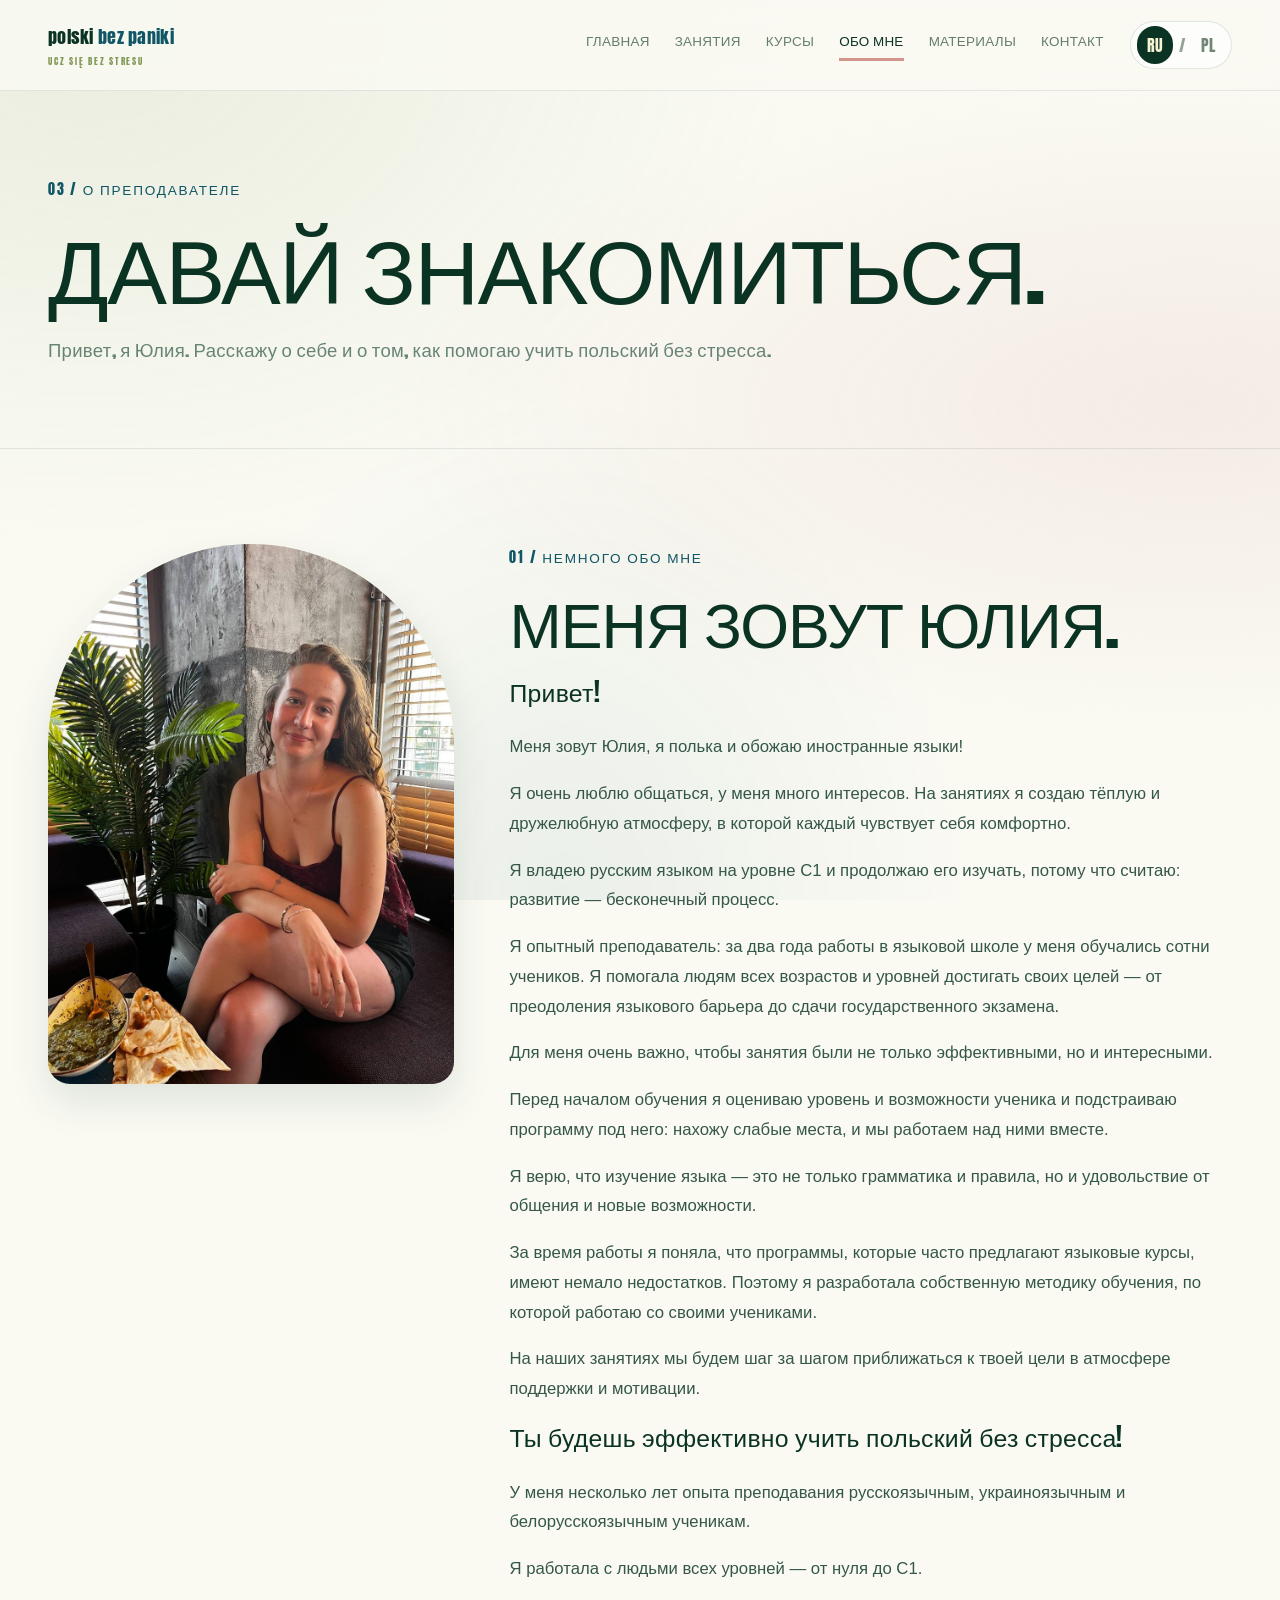
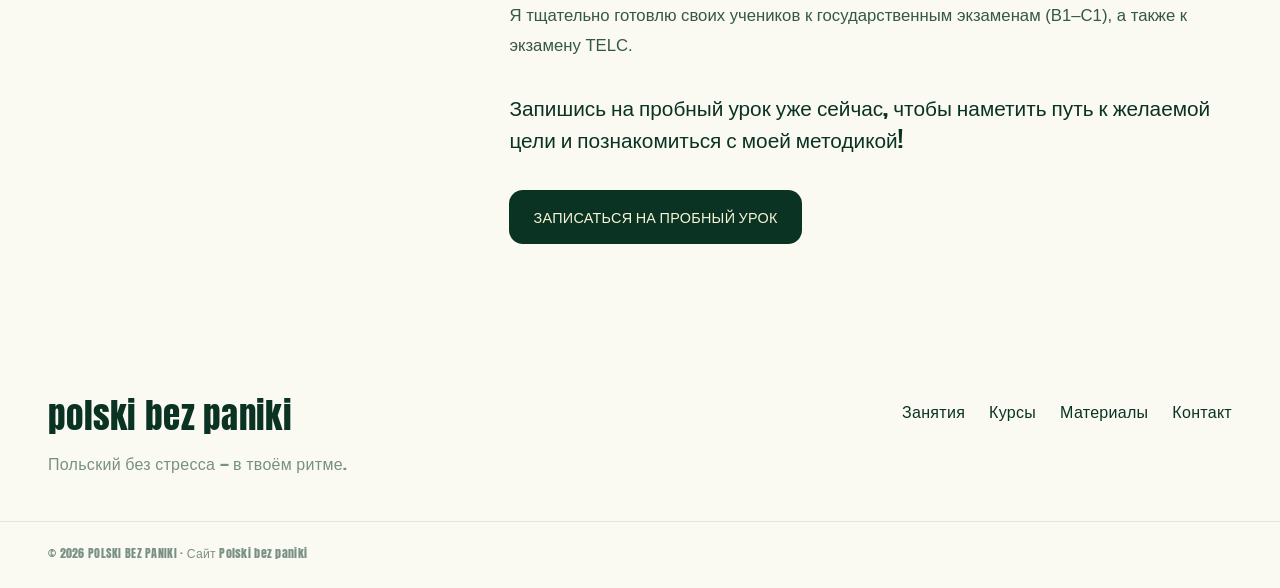
<file: o-mnie.html>
<!DOCTYPE html>

<html lang="ru"><head><meta charset="utf-8"/><meta content="width=device-width,initial-scale=1" name="viewport"/><meta content="#FAFAF3" name="theme-color"/><title>О преподавателе | Polski bez paniki</title><link href="https://fonts.googleapis.com" rel="preconnect"/><link href="https://fonts.googleapis.com/css2?family=Anton&amp;display=swap" rel="stylesheet"/><style>
*{box-sizing:border-box}html{scroll-behavior:smooth}body{margin:0;background:#FAFAF3;color:#0A3323;font-family:Anton,Impact,'Arial Narrow',sans-serif;letter-spacing:.018em}body:before{content:"";position:fixed;inset:0;pointer-events:none;z-index:-1;background:radial-gradient(ellipse at 7% 4%,#83995820,transparent 42%),radial-gradient(ellipse at 93% 45%,#D3968C23,transparent 48%),radial-gradient(ellipse at 44% 100%,#10566610,transparent 40%)}a{color:inherit;text-decoration:none}button,input,textarea{font:inherit}button{cursor:pointer}button:focus-visible,a:focus-visible,input:focus-visible,textarea:focus-visible{outline:3px solid #105666;outline-offset:4px}.wrap{max-width:1320px;padding:0 48px;margin:auto}.header{border-bottom:1px solid #0A332318;background:#FAFAF3d9;backdrop-filter:blur(15px);position:relative;z-index:10}.bar{min-height:90px;display:flex;align-items:center;gap:26px}.brand{display:flex;gap:12px;align-items:center;white-space:nowrap;font-size:1.12rem}.brand i{display:grid;place-items:center;background:#0A3323;color:#F7F4D5;width:48px;height:48px;border-radius:15px;font-style:normal;font-size:1.9rem;transform:rotate(-7deg)}.brand em{font-style:normal;color:#105666}.brand small{display:block;font-size:.55rem;color:#839958;letter-spacing:.2em;margin-top:5px}.nav{display:flex;gap:25px;margin-left:auto}.nav a{color:#647D6B;font-size:.84rem;white-space:nowrap}.nav .current{color:#0A3323;border-bottom:3px solid #D3968C;padding-bottom:8px}.lang{display:flex;align-items:center;gap:6px;border:1px solid #0A33231e;border-radius:30px;background:#ffffff9b;padding:4px 6px}.lang button{border:0;border-radius:30px;padding:7px 10px;color:#728676;background:transparent}.lang button.selected{background:#0A3323;color:#F7F4D5}.lang span{color:#93A396}.hamburger{display:none;background:transparent;border:0;font-size:1.55rem;color:#0A3323}h1,h2,h3,p{margin-top:0;font-weight:400}h1,h2{letter-spacing:-.016em;line-height:1.07}.eyebrow{font-size:.85rem;letter-spacing:.13em;color:#105666}.landing{min-height:670px;display:grid;grid-template-columns:1.08fr .92fr;align-items:center;gap:20px;padding-top:36px;padding-bottom:36px}.intro{position:relative;z-index:2}.intro h1{font-size:clamp(5.6rem,8.2vw,9rem);margin:28px 0}.intro h1 span{color:#839958}.intro p{font-size:1.27rem;color:#658074;line-height:1.65;max-width:600px}.buttons{display:flex;gap:12px;flex-wrap:wrap;margin-top:33px}.button{display:inline-flex;gap:20px;align-items:center;justify-content:center;padding:15px 23px;min-height:54px;border-radius:14px;border:1px solid #0A33232a;font-size:.9rem;transition:transform .2s,box-shadow .2s}.button:hover{transform:translateY(-3px);box-shadow:0 14px 24px #0A332316}.button b{font-size:1.25rem;font-weight:400}.button.primary{color:#F7F4D5;background:#0A3323}.button.secondary{background:#ffffffab}.small-note{margin-top:45px;color:#839B8B;font-size:.9rem}.illustration{position:relative;height:620px}.illustration svg{width:100%;height:100%;filter:drop-shadow(0 12px 25px #0A332314)}.floating{position:absolute;border:1px solid #ffffffca;background:#ffffffe0;backdrop-filter:blur(18px);padding:18px 24px;border-radius:18px;box-shadow:0 16px 30px #0A332318;transform:rotate(-7deg)}.floating small{display:block;color:#105666;font-size:.6rem;letter-spacing:.12em}.floating b{font-weight:400;display:block;font-size:2.15rem;margin-top:6px}.floating span{color:#839958;font-size:1.08rem}.floating-a{left:-7%;top:27%}.floating-b{right:-2%;bottom:15%;transform:rotate(8deg);background:#F7F4D5ec}.ribbon{background:#F7F4D5af;border-block:1px solid #0A332317}.ribbon .wrap{padding-top:34px;padding-bottom:34px;font-size:1.75rem;display:flex;justify-content:space-between}.ribbon i{font-style:normal;color:#D3968C}.section{padding-top:95px;padding-bottom:100px}.section-title{display:flex;gap:32px;justify-content:space-between;align-items:end;margin-bottom:35px}.section-title h2,.material-promo h2{font-size:clamp(3.5rem,5.5vw,6rem);margin:16px 0 0}.section-title h2 em,.material-promo h2 em{color:#839958;font-style:normal}.section-title>p{max-width:340px;color:#6D8779;font-size:1.08rem;line-height:1.6}.three{display:grid;grid-template-columns:repeat(3,1fr);gap:17px}.benefit,.service,.offer{padding:30px;border-radius:23px;min-height:295px}.benefit{position:relative}.benefit-1{background:linear-gradient(135deg,#D1DEBB,#E6EBDA)}.benefit-2{background:linear-gradient(135deg,#EFCFC8,#FBEEE7)}.benefit-3{background:linear-gradient(135deg,#BBD6D6,#E3EFEB)}.benefit>span,.service>span{font-size:.83rem;color:#105666}.benefit>i{font-style:normal;font-size:3.5rem;opacity:.23;position:absolute;right:25px;top:20px}.benefit h3{font-size:1.7rem;margin:90px 0 17px}.benefit p,.service p,.offer p{font-size:1rem;color:#5B766A;line-height:1.65;margin:0}.service,.offer{display:block;background:#ffffffa3;border:1px solid #0A332315;position:relative}.service>i{display:grid;place-items:center;margin:28px 0 20px;width:75px;height:75px;border-radius:21px;background:#F7F4D5;font-style:normal;font-size:3.3rem}.service:nth-child(2)>i{background:#F4DAD2}.service:nth-child(3)>i{background:#D6E8E7}.service h3{font-size:1.8rem;margin:15px 0}.service>b{position:absolute;right:22px;bottom:18px;font-size:1.5rem;color:#839958;font-weight:400}.material-promo{display:grid;grid-template-columns:1fr 1fr;gap:15px;background:#0A3323;color:#F7F4D5;border-radius:27px;align-items:center;min-height:425px;overflow:hidden}.material-promo>div:first-child{padding:55px 0 55px 12px}.material-promo .eyebrow{color:#DCE3C6}.material-promo p{font-size:1.1rem;line-height:1.65;color:#C6D5CA;margin:22px 0}.material-promo .button{color:#0A3323;background:#F7F4D5}.cards-art{min-height:350px;position:relative}.cards-art div{position:absolute;width:270px;height:175px;border-radius:20px;padding:27px;font-size:2.4rem;box-shadow:0 17px 34px #0003;display:flex;justify-content:space-between;flex-direction:column}.cards-art div:first-child{background:#D3968C;color:#0A3323;left:7%;top:10%;transform:rotate(-11deg)}.cards-art div:last-child{background:#839958;color:#0A3323;left:29%;top:37%;transform:rotate(8deg)}.cards-art span{font-size:4rem;align-self:flex-end}.final-cta{text-align:center}.final-cta h2{font-size:clamp(3rem,5.8vw,5.8rem);margin:19px 0}.final-cta p{color:#698375;font-size:1.15rem}.final-cta .button{margin-top:24px}.subhead{padding-top:85px;padding-bottom:65px;border-bottom:1px solid #0A332319}.subhead h1{font-size:clamp(4.2rem,7vw,7rem);margin:19px 0}.subhead p{color:#688476;font-size:1.16rem;line-height:1.65;max-width:850px}.offer{min-height:380px}.offer h2{font-size:2rem}.bigicon{width:83px;height:83px;background:#E9EEDC;border-radius:23px;display:grid;place-items:center;font-size:3.4rem;margin:28px 0}.offer:nth-child(2) .bigicon{background:#F3DCD7}.offer:nth-child(3) .bigicon{background:#DCEAE8}.small-banner{background:#E6EBD8bd;min-height:125px;margin-bottom:105px;display:flex;align-items:center;justify-content:space-between;gap:22px;border-radius:20px;color:#647C6E;font-size:1.1rem}.about{display:grid;grid-template-columns:.85fr 1.15fr;gap:65px;align-items:center}.portrait{height:550px;position:relative;border-radius:240px 240px 25px 25px;background:#E5ECD8;overflow:hidden}.portrait svg{width:100%;height:100%}.portrait>span{position:absolute;bottom:25px;left:8%;right:8%;border-radius:15px;background:#fff9;backdrop-filter:blur(12px);padding:13px;text-align:center;color:#105666}.about h2{font-size:clamp(3rem,5vw,5rem);margin:20px 0}.about p{color:#6C8576;line-height:1.8;font-size:1.15rem;margin-bottom:33px}.materials{display:grid;grid-template-columns:1.15fr .85fr;gap:21px}.material-box{background:#fff9;border:1px solid #0A332314;border-radius:23px;overflow:hidden}.material-art{height:250px;background:linear-gradient(135deg,#D6E2C6,#F2E1DB);position:relative}.material-art div{position:absolute;width:248px;height:155px;border-radius:18px;padding:22px;box-shadow:0 18px 30px #0A332321;font-size:2rem}.material-art div:first-child{background:#0A3323;color:#F7F4D5;top:22px;left:12%;transform:rotate(-8deg)}.material-art div:last-child{background:#F7F4D5;color:#105666;top:67px;left:42%;transform:rotate(9deg)}.empty-art{height:250px;background:linear-gradient(135deg,#C9E2DF,#F7EDE1);display:grid;place-items:center;font-size:8rem;color:#10566671}.material-desc{padding:30px}.material-desc h2{font-size:2.5rem;margin:15px 0}.material-desc p{color:#6C8576;font-size:1.1rem;line-height:1.6}.material-desc>b{font-weight:400;color:#105666}.contact{display:grid;grid-template-columns:1fr 1fr;gap:55px}.contact article{border-radius:23px;padding:45px;background:linear-gradient(135deg,#E0E9CF,#F5E9DB)}.contact h2{font-size:clamp(2.8rem,4vw,5rem);margin:25px 0}.contact p{color:#648171;font-size:1.1rem;line-height:1.7}.dummy{display:flex;justify-content:space-between;gap:15px;border-top:1px solid #0A332322;padding:20px 0}.dummy span{color:#678A76}.contact form{display:grid;gap:20px;align-content:start}.contact label{display:grid;gap:9px}.contact input,.contact textarea{padding:14px;border:1px solid #0A33232e;border-radius:12px;background:#fffc;min-height:52px;color:#0A3323}.contact form small{color:#8A9D90}.contact form button{width:max-content}.contact form #formstatus{color:#105666}.footer{display:flex;align-items:start;justify-content:space-between;padding-top:45px;padding-bottom:30px}.footer strong{font-weight:400;font-size:2.2rem}.footer p{color:#779082;margin-top:9px}.footer nav{display:flex;gap:24px;padding-top:10px}.legal{border-top:1px solid #0A33231a;padding-top:22px;padding-bottom:26px;color:#789184;font-size:.76rem}
@media(max-width:1100px){.nav{gap:13px}.wrap{padding-inline:30px}.landing h1{font-size:clamp(4.4rem,7.7vw,7rem)}.illustration{height:510px}}
@media(max-width:820px){.hamburger{display:block}.nav{display:none;position:absolute;top:80px;left:12px;right:12px;flex-direction:column;background:#FAFAF3fa;border:1px solid #0A33231f;box-shadow:0 15px 30px #0A33231b;border-radius:20px;padding:22px}.nav.open{display:flex}.bar{min-height:76px}.lang{margin-left:auto}.landing{grid-template-columns:1fr;min-height:0}.landing .illustration{height:520px;max-width:620px;width:100%;margin:auto}.floating-a{left:7%}.floating-b{right:8%}.section-title{display:block}.section-title>p{max-width:750px;margin-top:22px}.three,.materials{grid-template-columns:1fr}.benefit{min-height:240px}.benefit h3{margin-top:70px}.material-promo{grid-template-columns:1fr}.material-promo>div:first-child{padding-top:47px;padding-bottom:0}.cards-art{min-height:295px}.contact,.about{grid-template-columns:1fr}.about .portrait{max-width:450px;width:100%;margin:auto}.footer{display:block}.footer nav{padding-top:20px}}
@media(max-width:500px){.wrap{padding-inline:19px}.brand{font-size:.96rem}.brand i{width:39px;height:39px}.bar{gap:10px}.lang{gap:2px}.lang button{padding:5px 7px}.landing{padding-top:50px}.landing h1{font-size:clamp(3.7rem,13.7vw,5.3rem)}.landing .intro p{font-size:1.03rem}.buttons{flex-direction:column}.buttons .button{width:100%}.illustration{height:405px!important}.floating{padding:12px}.floating b{font-size:1.36rem}.floating-a{left:0}.floating-b{right:0}.ribbon .wrap{font-size:1.2rem}.section{padding-top:75px;padding-bottom:80px}.section-title h2,.material-promo h2{font-size:3.3rem}.service h3{font-size:1.65rem}.subhead h1{font-size:3.45rem}.subhead{padding-top:58px;padding-bottom:43px}.small-banner{display:block;padding-block:27px}.small-banner .button{margin-top:19px}.cards-art div{width:200px;height:130px;font-size:1.6rem}.cards-art div:last-child{left:37%}.material-art div{width:220px}.material-art div:last-child{left:33%}.contact article{padding:25px}.contact h2{font-size:3rem}.dummy{display:block}.dummy span{display:block;margin-top:9px}}@media(prefers-reduced-motion:reduce){*{animation:none!important;transition:none!important;scroll-behavior:auto!important}}
h1,h2,h3{overflow-wrap:anywhere}.material-promo>*{min-width:0}@media(max-width:820px){.material-promo{grid-template-columns:minmax(0,1fr)}}@media(max-width:500px){.material-promo h2{font-size:clamp(2.35rem,11vw,3.3rem)}}


/* Polish bez paniki: odświeżenie 2026-10-23 */

  .about-julia{align-items:start;gap:55px;grid-template-columns:minmax(270px,.72fr) minmax(0,1.28fr)}
  .about-julia .portrait{position:sticky;top:100px;max-width:100%;height:540px}
  .about-julia h2{font-size:clamp(2.9rem,4.9vw,4.6rem);line-height:1.08}
  .bio-copy p{color:#355747;line-height:1.78;font-size:1.045rem;letter-spacing:0;font-family:Arial,Helvetica,sans-serif;font-weight:400;margin:0 0 17px;max-width:730px}
  .bio-copy p.bio-lead{font-family:Anton,Impact,sans-serif;color:#0A3323;font-size:1.55rem;letter-spacing:.01em;line-height:1.32;margin-top:14px;margin-bottom:24px}
  .bio-copy p.bio-last{font-family:Anton,Impact,sans-serif;font-size:1.3rem;line-height:1.5;color:#0A3323;margin-top:32px}
  .about-cta{margin-top:18px}
  @media(max-width:920px){.about-julia{grid-template-columns:1fr;gap:30px}.about-julia .portrait{position:relative;top:auto;height:390px;max-width:425px;margin:0 auto}.about-julia .portrait svg{height:100%}}
  @media(max-width:500px){.about-julia h2{font-size:clamp(2.7rem,10vw,3.8rem)}.bio-copy p{font-size:1rem}.about-julia .portrait{height:320px}}
  

@media(min-width:821px) and (max-width:1170px){.nav{gap:12px}.bar{gap:16px}.nav a{font-size:.77rem}}
@media(max-width:820px){.nav.open{max-height:calc(100vh - 92px);overflow-y:auto}}

@media(max-width:360px){.bar{gap:6px}.brand{font-size:.81rem;gap:7px}.brand i{width:34px;height:34px;font-size:1.5rem}.brand small{font-size:.46rem}.lang button{padding:4px 6px}.hamburger{font-size:1.35rem}.footer nav{flex-wrap:wrap;gap:10px 16px}}
</style><style>
    .about-julia .portrait-photo{background:#e5ecd8;overflow:hidden;box-shadow:0 18px 42px #0A33231c;border-radius:240px 240px 26px 26px}
    .about-julia .portrait-photo img{height:100%;width:100%;object-fit:cover;object-position:center 37%;display:block}
    @media(max-width:820px){.about-julia .portrait-photo{position:relative;top:auto;width:100%;height:min(630px,120vw);max-width:520px;margin-inline:auto}}
  </style></head><body data-title-pl="O lektorze" data-title-ru="О преподавателе"><header class="header"><div class="bar wrap"><a class="brand" href="index.html"><span>polski <em>bez paniki</em><small>UCZ SIĘ BEZ STRESU</small></span></a><nav class="nav" id="nav"><a class="" href="index.html"><span data-pl="START" data-ru="ГЛАВНАЯ">ГЛАВНАЯ</span></a><a class="" href="zajecia.html"><span data-pl="ZAJĘCIA" data-ru="ЗАНЯТИЯ">ЗАНЯТИЯ</span></a><a class="" href="kursy.html"><span data-pl="KURSY" data-ru="КУРСЫ">КУРСЫ</span></a><a class="current" href="o-mnie.html"><span data-pl="O MNIE" data-ru="ОБО МНЕ">ОБО МНЕ</span></a><a class="" href="materialy.html"><span data-pl="MATERIAŁY" data-ru="МАТЕРИАЛЫ">МАТЕРИАЛЫ</span></a><a class="" href="kontakt.html"><span data-pl="KONTAKT" data-ru="КОНТАКТ">КОНТАКТ</span></a></nav><div class="lang"><button class="selected" data-lang="ru">RU</button><span>/</span><button data-lang="pl">PL</button></div><button aria-expanded="false" aria-label="Menu" class="hamburger" id="hamburger">☰</button></div></header><main><section class="subhead wrap"><span class="eyebrow"><span data-pl="03 / O LEKTORZE" data-ru="03 / О ПРЕПОДАВАТЕЛЕ">03 / О ПРЕПОДАВАТЕЛЕ</span></span><h1><span data-pl="POZNAJMY SIĘ." data-ru="ДАВАЙ ЗНАКОМИТЬСЯ.">ДАВАЙ ЗНАКОМИТЬСЯ.</span></h1><p><span data-pl="Cześć, jestem Julia. Poznaj mnie i sposób, w jaki uczę polskiego bez stresu." data-ru="Привет, я Юлия. Расскажу о себе и о том, как помогаю учить польский без стресса.">Привет, я Юлия. Расскажу о себе и о том, как помогаю учить польский без стресса.</span></p></section><section class="wrap about section about-julia"><div class="portrait portrait-photo"><img alt="Julia, lektorka polskiego — zdjęcie portretowe" decoding="async" loading="lazy" src="[data-uri]"/></div><div><span class="eyebrow"><span data-pl="01 / KILKA SŁÓW O MNIE" data-ru="01 / НЕМНОГО ОБО МНЕ">01 / НЕМНОГО ОБО МНЕ</span></span><h2><span data-pl="JESTEM JULIA." data-ru="МЕНЯ ЗОВУТ ЮЛИЯ.">МЕНЯ ЗОВУТ ЮЛИЯ.</span></h2><div class="bio-copy"><p class="bio-lead"><span data-pl="Cześć!" data-ru="Привет!">Привет!</span></p><p><span data-pl="Mam na imię Julia, jestem Polką i uwielbiam języki obce!" data-ru="Меня зовут Юлия, я полька и обожаю иностранные языки!">Меня зовут Юлия, я полька и обожаю иностранные языки!</span></p><p><span data-pl="Bardzo lubię rozmawiać i mam wiele zainteresowań. Na swoich zajęciach tworzę ciepłą i przyjazną atmosferę, w której każdy czuje się komfortowo." data-ru="Я очень люблю общаться, у меня много интересов. На занятиях я создаю тёплую и дружелюбную атмосферу, в которой каждый чувствует себя комфортно.">Я очень люблю общаться, у меня много интересов. На занятиях я создаю тёплую и дружелюбную атмосферу, в которой каждый чувствует себя комфортно.</span></p><p><span data-pl="Władam językiem rosyjskim na poziomie C1 i wciąż się go uczę, ponieważ uważam, że rozwój jest niekończącym się procesem." data-ru="Я владею русским языком на уровне C1 и продолжаю его изучать, потому что считаю: развитие — бесконечный процесс.">Я владею русским языком на уровне C1 и продолжаю его изучать, потому что считаю: развитие — бесконечный процесс.</span></p><p><span data-pl="Jestem doświadczoną lektorką – w ciągu dwóch lat pracy w szkole językowej przez moje ręce przeszły setki uczniów. Pomagałam osobom w każdym wieku i na każdym poziomie osiągnąć swój cel. Niekiedy od przełamania bariery językowej aż do egzaminu państwowego." data-ru="Я опытный преподаватель: за два года работы в языковой школе у меня обучались сотни учеников. Я помогала людям всех возрастов и уровней достигать своих целей — от преодоления языкового барьера до сдачи государственного экзамена.">Я опытный преподаватель: за два года работы в языковой школе у меня обучались сотни учеников. Я помогала людям всех возрастов и уровней достигать своих целей — от преодоления языкового барьера до сдачи государственного экзамена.</span></p><p><span data-pl="Dla mnie to bardzo ważne, żeby zajęcia były nie tylko efektywne, ale też ciekawe." data-ru="Для меня очень важно, чтобы занятия были не только эффективными, но и интересными.">Для меня очень важно, чтобы занятия были не только эффективными, но и интересными.</span></p><p><span data-pl="Przed rozpoczęciem nauki oceniam poziom i możliwości ucznia i dopasowuję się do niego – znajduję słabsze punkty i wspólnie nad nimi pracujemy." data-ru="Перед началом обучения я оцениваю уровень и возможности ученика и подстраиваю программу под него: нахожу слабые места, и мы работаем над ними вместе.">Перед началом обучения я оцениваю уровень и возможности ученика и подстраиваю программу под него: нахожу слабые места, и мы работаем над ними вместе.</span></p><p><span data-pl="Wierzę, że nauka języka to nie tylko gramatyka i reguły, ale też przyjemność rozmowy i nowe możliwości." data-ru="Я верю, что изучение языка — это не только грамматика и правила, но и удовольствие от общения и новые возможности.">Я верю, что изучение языка — это не только грамматика и правила, но и удовольствие от общения и новые возможности.</span></p><p><span data-pl="W czasie pracy zrozumiałam, że programy, które często oferują kursy językowe, mają wiele problemów. Dlatego wypracowałam swoją własną metodę nauczania, zgodnie z którą uczę swoich uczniów." data-ru="За время работы я поняла, что программы, которые часто предлагают языковые курсы, имеют немало недостатков. Поэтому я разработала собственную методику обучения, по которой работаю со своими учениками.">За время работы я поняла, что программы, которые часто предлагают языковые курсы, имеют немало недостатков. Поэтому я разработала собственную методику обучения, по которой работаю со своими учениками.</span></p><p><span data-pl="Na naszych zajęciach będziemy krok po kroku zbliżać się do Twojego celu we wspierającej i motywującej atmosferze." data-ru="На наших занятиях мы будем шаг за шагом приближаться к твоей цели в атмосфере поддержки и мотивации.">На наших занятиях мы будем шаг за шагом приближаться к твоей цели в атмосфере поддержки и мотивации.</span></p><p class="bio-lead"><span data-pl="Będziesz efektywnie uczyć się języka bez stresu!" data-ru="Ты будешь эффективно учить польский без стресса!">Ты будешь эффективно учить польский без стресса!</span></p><p><span data-pl="Posiadam kilkuletnie doświadczenie w nauczaniu uczniów rosyjsko-, ukraińsko- i białoruskojęzycznych." data-ru="У меня несколько лет опыта преподавания русскоязычным, украиноязычным и белорусскоязычным ученикам.">У меня несколько лет опыта преподавания русскоязычным, украиноязычным и белорусскоязычным ученикам.</span></p><p><span data-pl="Pracowałam z osobami na każdym poziomie – od zera do C1." data-ru="Я работала с людьми всех уровней — от нуля до C1.">Я работала с людьми всех уровней — от нуля до C1.</span></p><p><span data-pl="Bardzo dobrze przygotowuję swoich podopiecznych do zdania egzaminu państwowego (B1–C1) oraz egzaminu TELC." data-ru="Я тщательно готовлю своих учеников к государственным экзаменам (B1–C1), а также к экзамену TELC.">Я тщательно готовлю своих учеников к государственным экзаменам (B1–C1), а также к экзамену TELC.</span></p><p class="bio-last"><span data-pl="Zarezerwuj lekcję próbną już teraz, aby wytyczyć swój szlak do wymarzonego celu i poznać bliżej moje metody!" data-ru="Запишись на пробный урок уже сейчас, чтобы наметить путь к желаемой цели и познакомиться с моей методикой!">Запишись на пробный урок уже сейчас, чтобы наметить путь к желаемой цели и познакомиться с моей методикой!</span></p></div><a class="button primary about-cta" href="kontakt.html"><span data-pl="UMÓW LEKCJĘ PRÓBNĄ" data-ru="ЗАПИСАТЬСЯ НА ПРОБНЫЙ УРОК">ЗАПИСАТЬСЯ НА ПРОБНЫЙ УРОК</span></a></div></section></main><footer><div class="wrap footer"><div><strong>polski bez paniki</strong><p><span data-pl="Polski bez stresu — w Twoim rytmie." data-ru="Польский без стресса — в твоём ритме.">Польский без стресса — в твоём ритме.</span></p></div><nav><a href="zajecia.html"><span data-pl="Zajęcia" data-ru="Занятия">Занятия</span></a><a href="kursy.html"><span data-pl="Kursy" data-ru="Курсы">Курсы</span></a><a href="materialy.html"><span data-pl="Materiały" data-ru="Материалы">Материалы</span></a><a href="kontakt.html"><span data-pl="Kontakt" data-ru="Контакт">Контакт</span></a></nav></div><div class="wrap legal">© 2026 POLSKI BEZ PANIKI · <span data-pl="Strona Polski bez paniki" data-ru="Сайт Polski bez paniki">Сайт Polski bez paniki</span></div></footer><script>
(()=>{'use strict';const KEY='pbp-lang';let lang='ru';try{lang=localStorage.getItem(KEY)==='pl'?'pl':'ru'}catch{}const apply=()=>{document.documentElement.lang=lang;document.querySelectorAll('[data-ru][data-pl]').forEach(x=>{x.textContent=x.dataset[lang]});document.querySelectorAll('[data-lang]').forEach(x=>x.classList.toggle('selected',x.dataset.lang===lang));document.title=(document.body.dataset['title'+(lang==='ru'?'Ru':'Pl')]||'Polski bez paniki')+' | Polski bez paniki';window.dispatchEvent(new CustomEvent('pbp-language',{detail:{lang}}))};window.PBP={getLang:()=>lang,setLang:(l)=>{lang=l;try{localStorage.setItem(KEY,lang)}catch{}apply()}};document.addEventListener('DOMContentLoaded',()=>{document.querySelectorAll('[data-lang]').forEach(x=>x.addEventListener('click',()=>PBP.setLang(x.dataset.lang)));const menu=document.getElementById('hamburger');if(menu)menu.addEventListener('click',()=>{const nav=document.getElementById('nav');const open=nav.classList.toggle('open');menu.setAttribute('aria-expanded',String(open))});document.getElementById('demo')?.addEventListener('submit',e=>{e.preventDefault();document.getElementById('formstatus').textContent=lang==='ru'?'Это демонстрация: сообщение не отправлено.':'To demonstracja: wiadomość nie została wysłana.'});apply()})})();
</script></body></html>
</file>
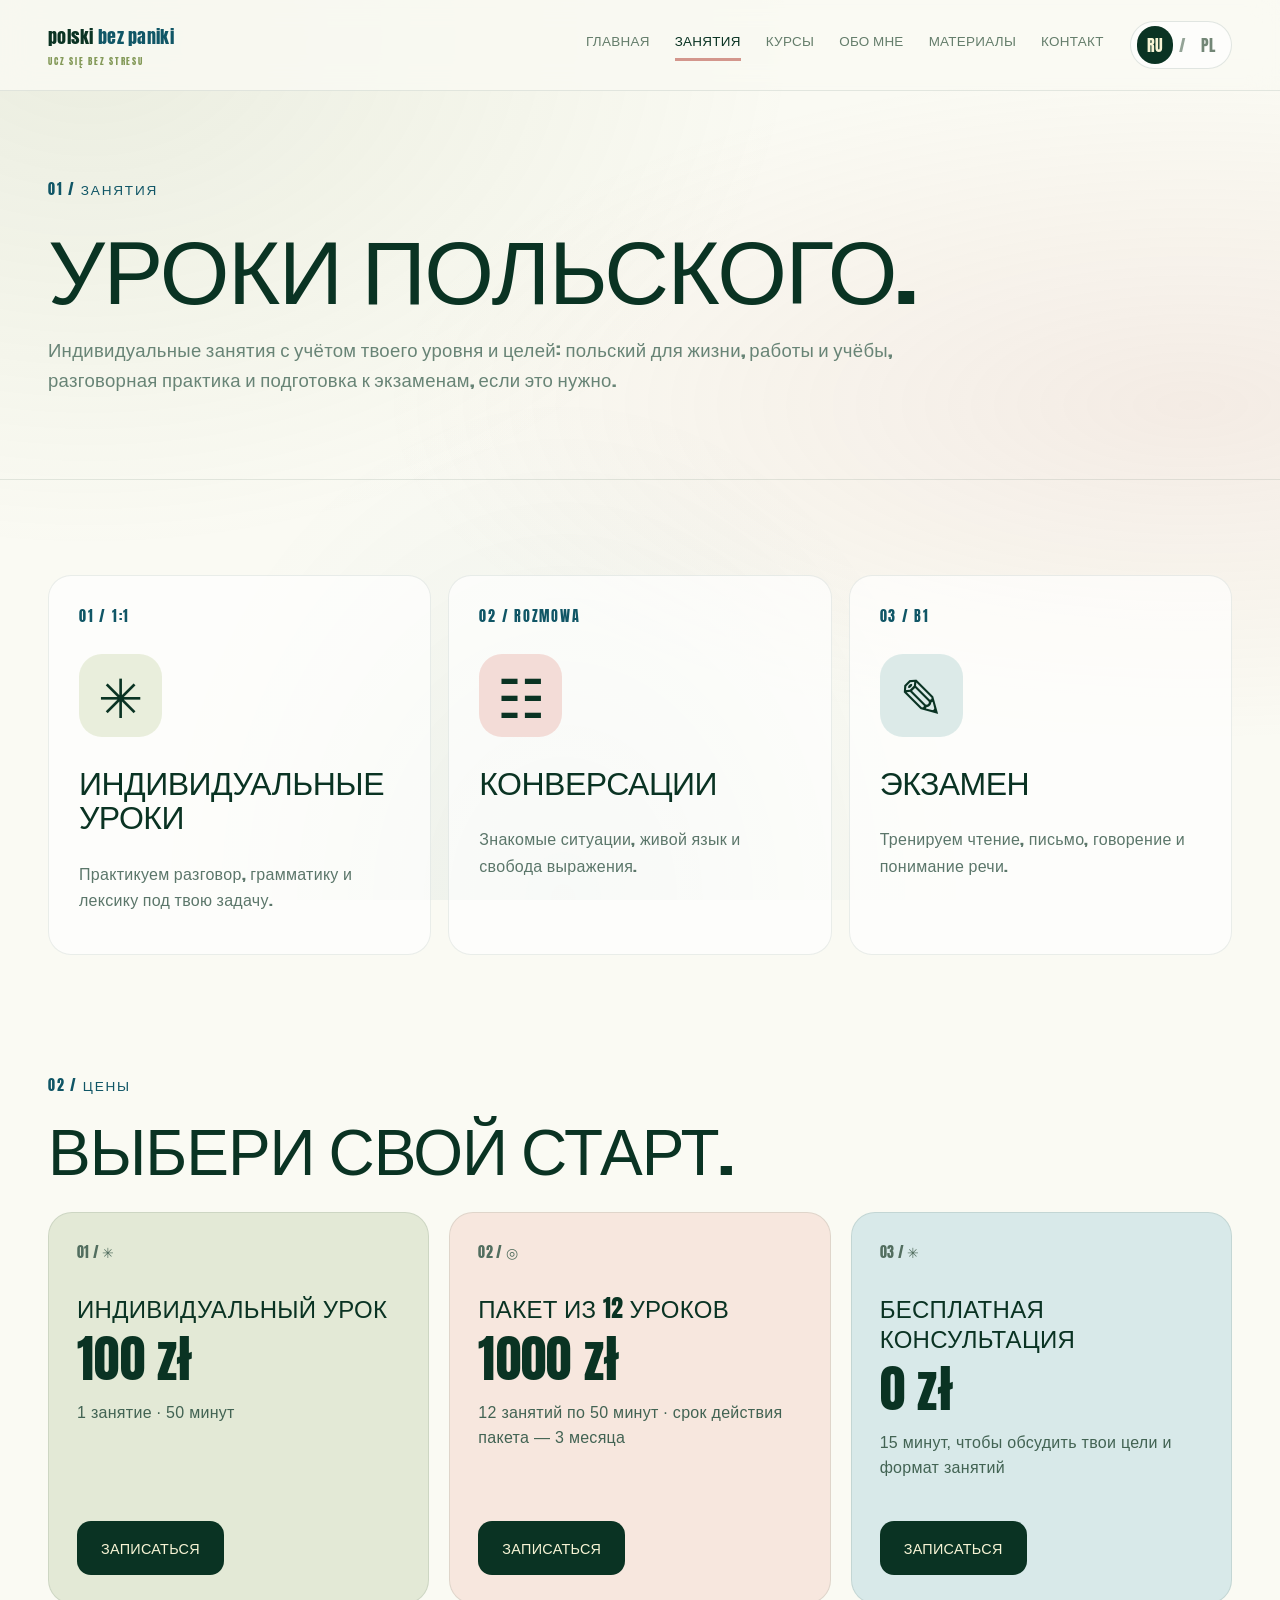
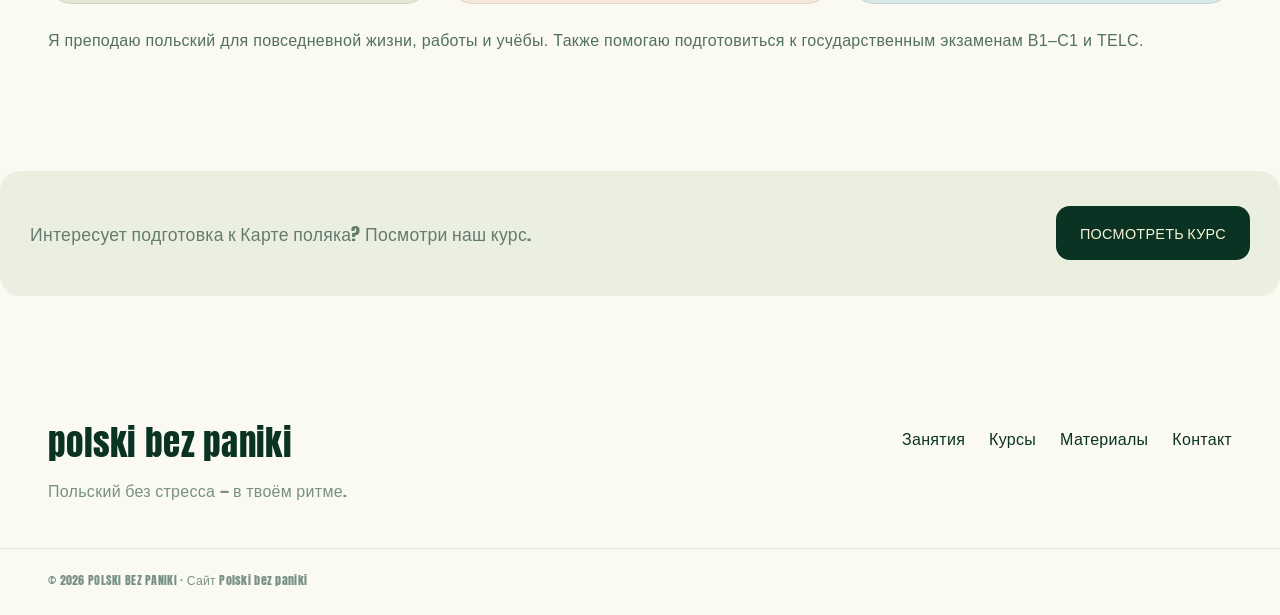
<file: zajecia.html>
<!DOCTYPE html>

<html lang="ru"><head><meta charset="utf-8"/><meta content="width=device-width,initial-scale=1" name="viewport"/><meta content="#FAFAF3" name="theme-color"/><title>Уроки польского | Polski bez paniki</title><link href="https://fonts.googleapis.com" rel="preconnect"/><link href="https://fonts.googleapis.com/css2?family=Anton&amp;display=swap" rel="stylesheet"/><style>
*{box-sizing:border-box}html{scroll-behavior:smooth}body{margin:0;background:#FAFAF3;color:#0A3323;font-family:Anton,Impact,'Arial Narrow',sans-serif;letter-spacing:.018em}body:before{content:"";position:fixed;inset:0;pointer-events:none;z-index:-1;background:radial-gradient(ellipse at 7% 4%,#83995820,transparent 42%),radial-gradient(ellipse at 93% 45%,#D3968C23,transparent 48%),radial-gradient(ellipse at 44% 100%,#10566610,transparent 40%)}a{color:inherit;text-decoration:none}button,input,textarea{font:inherit}button{cursor:pointer}button:focus-visible,a:focus-visible,input:focus-visible,textarea:focus-visible{outline:3px solid #105666;outline-offset:4px}.wrap{max-width:1320px;padding:0 48px;margin:auto}.header{border-bottom:1px solid #0A332318;background:#FAFAF3d9;backdrop-filter:blur(15px);position:relative;z-index:10}.bar{min-height:90px;display:flex;align-items:center;gap:26px}.brand{display:flex;gap:12px;align-items:center;white-space:nowrap;font-size:1.12rem}.brand i{display:grid;place-items:center;background:#0A3323;color:#F7F4D5;width:48px;height:48px;border-radius:15px;font-style:normal;font-size:1.9rem;transform:rotate(-7deg)}.brand em{font-style:normal;color:#105666}.brand small{display:block;font-size:.55rem;color:#839958;letter-spacing:.2em;margin-top:5px}.nav{display:flex;gap:25px;margin-left:auto}.nav a{color:#647D6B;font-size:.84rem;white-space:nowrap}.nav .current{color:#0A3323;border-bottom:3px solid #D3968C;padding-bottom:8px}.lang{display:flex;align-items:center;gap:6px;border:1px solid #0A33231e;border-radius:30px;background:#ffffff9b;padding:4px 6px}.lang button{border:0;border-radius:30px;padding:7px 10px;color:#728676;background:transparent}.lang button.selected{background:#0A3323;color:#F7F4D5}.lang span{color:#93A396}.hamburger{display:none;background:transparent;border:0;font-size:1.55rem;color:#0A3323}h1,h2,h3,p{margin-top:0;font-weight:400}h1,h2{letter-spacing:-.016em;line-height:1.07}.eyebrow{font-size:.85rem;letter-spacing:.13em;color:#105666}.landing{min-height:670px;display:grid;grid-template-columns:1.08fr .92fr;align-items:center;gap:20px;padding-top:36px;padding-bottom:36px}.intro{position:relative;z-index:2}.intro h1{font-size:clamp(5.6rem,8.2vw,9rem);margin:28px 0}.intro h1 span{color:#839958}.intro p{font-size:1.27rem;color:#658074;line-height:1.65;max-width:600px}.buttons{display:flex;gap:12px;flex-wrap:wrap;margin-top:33px}.button{display:inline-flex;gap:20px;align-items:center;justify-content:center;padding:15px 23px;min-height:54px;border-radius:14px;border:1px solid #0A33232a;font-size:.9rem;transition:transform .2s,box-shadow .2s}.button:hover{transform:translateY(-3px);box-shadow:0 14px 24px #0A332316}.button b{font-size:1.25rem;font-weight:400}.button.primary{color:#F7F4D5;background:#0A3323}.button.secondary{background:#ffffffab}.small-note{margin-top:45px;color:#839B8B;font-size:.9rem}.illustration{position:relative;height:620px}.illustration svg{width:100%;height:100%;filter:drop-shadow(0 12px 25px #0A332314)}.floating{position:absolute;border:1px solid #ffffffca;background:#ffffffe0;backdrop-filter:blur(18px);padding:18px 24px;border-radius:18px;box-shadow:0 16px 30px #0A332318;transform:rotate(-7deg)}.floating small{display:block;color:#105666;font-size:.6rem;letter-spacing:.12em}.floating b{font-weight:400;display:block;font-size:2.15rem;margin-top:6px}.floating span{color:#839958;font-size:1.08rem}.floating-a{left:-7%;top:27%}.floating-b{right:-2%;bottom:15%;transform:rotate(8deg);background:#F7F4D5ec}.ribbon{background:#F7F4D5af;border-block:1px solid #0A332317}.ribbon .wrap{padding-top:34px;padding-bottom:34px;font-size:1.75rem;display:flex;justify-content:space-between}.ribbon i{font-style:normal;color:#D3968C}.section{padding-top:95px;padding-bottom:100px}.section-title{display:flex;gap:32px;justify-content:space-between;align-items:end;margin-bottom:35px}.section-title h2,.material-promo h2{font-size:clamp(3.5rem,5.5vw,6rem);margin:16px 0 0}.section-title h2 em,.material-promo h2 em{color:#839958;font-style:normal}.section-title>p{max-width:340px;color:#6D8779;font-size:1.08rem;line-height:1.6}.three{display:grid;grid-template-columns:repeat(3,1fr);gap:17px}.benefit,.service,.offer{padding:30px;border-radius:23px;min-height:295px}.benefit{position:relative}.benefit-1{background:linear-gradient(135deg,#D1DEBB,#E6EBDA)}.benefit-2{background:linear-gradient(135deg,#EFCFC8,#FBEEE7)}.benefit-3{background:linear-gradient(135deg,#BBD6D6,#E3EFEB)}.benefit>span,.service>span{font-size:.83rem;color:#105666}.benefit>i{font-style:normal;font-size:3.5rem;opacity:.23;position:absolute;right:25px;top:20px}.benefit h3{font-size:1.7rem;margin:90px 0 17px}.benefit p,.service p,.offer p{font-size:1rem;color:#5B766A;line-height:1.65;margin:0}.service,.offer{display:block;background:#ffffffa3;border:1px solid #0A332315;position:relative}.service>i{display:grid;place-items:center;margin:28px 0 20px;width:75px;height:75px;border-radius:21px;background:#F7F4D5;font-style:normal;font-size:3.3rem}.service:nth-child(2)>i{background:#F4DAD2}.service:nth-child(3)>i{background:#D6E8E7}.service h3{font-size:1.8rem;margin:15px 0}.service>b{position:absolute;right:22px;bottom:18px;font-size:1.5rem;color:#839958;font-weight:400}.material-promo{display:grid;grid-template-columns:1fr 1fr;gap:15px;background:#0A3323;color:#F7F4D5;border-radius:27px;align-items:center;min-height:425px;overflow:hidden}.material-promo>div:first-child{padding:55px 0 55px 12px}.material-promo .eyebrow{color:#DCE3C6}.material-promo p{font-size:1.1rem;line-height:1.65;color:#C6D5CA;margin:22px 0}.material-promo .button{color:#0A3323;background:#F7F4D5}.cards-art{min-height:350px;position:relative}.cards-art div{position:absolute;width:270px;height:175px;border-radius:20px;padding:27px;font-size:2.4rem;box-shadow:0 17px 34px #0003;display:flex;justify-content:space-between;flex-direction:column}.cards-art div:first-child{background:#D3968C;color:#0A3323;left:7%;top:10%;transform:rotate(-11deg)}.cards-art div:last-child{background:#839958;color:#0A3323;left:29%;top:37%;transform:rotate(8deg)}.cards-art span{font-size:4rem;align-self:flex-end}.final-cta{text-align:center}.final-cta h2{font-size:clamp(3rem,5.8vw,5.8rem);margin:19px 0}.final-cta p{color:#698375;font-size:1.15rem}.final-cta .button{margin-top:24px}.subhead{padding-top:85px;padding-bottom:65px;border-bottom:1px solid #0A332319}.subhead h1{font-size:clamp(4.2rem,7vw,7rem);margin:19px 0}.subhead p{color:#688476;font-size:1.16rem;line-height:1.65;max-width:850px}.offer{min-height:380px}.offer h2{font-size:2rem}.bigicon{width:83px;height:83px;background:#E9EEDC;border-radius:23px;display:grid;place-items:center;font-size:3.4rem;margin:28px 0}.offer:nth-child(2) .bigicon{background:#F3DCD7}.offer:nth-child(3) .bigicon{background:#DCEAE8}.small-banner{background:#E6EBD8bd;min-height:125px;margin-bottom:105px;display:flex;align-items:center;justify-content:space-between;gap:22px;border-radius:20px;color:#647C6E;font-size:1.1rem}.about{display:grid;grid-template-columns:.85fr 1.15fr;gap:65px;align-items:center}.portrait{height:550px;position:relative;border-radius:240px 240px 25px 25px;background:#E5ECD8;overflow:hidden}.portrait svg{width:100%;height:100%}.portrait>span{position:absolute;bottom:25px;left:8%;right:8%;border-radius:15px;background:#fff9;backdrop-filter:blur(12px);padding:13px;text-align:center;color:#105666}.about h2{font-size:clamp(3rem,5vw,5rem);margin:20px 0}.about p{color:#6C8576;line-height:1.8;font-size:1.15rem;margin-bottom:33px}.materials{display:grid;grid-template-columns:1.15fr .85fr;gap:21px}.material-box{background:#fff9;border:1px solid #0A332314;border-radius:23px;overflow:hidden}.material-art{height:250px;background:linear-gradient(135deg,#D6E2C6,#F2E1DB);position:relative}.material-art div{position:absolute;width:248px;height:155px;border-radius:18px;padding:22px;box-shadow:0 18px 30px #0A332321;font-size:2rem}.material-art div:first-child{background:#0A3323;color:#F7F4D5;top:22px;left:12%;transform:rotate(-8deg)}.material-art div:last-child{background:#F7F4D5;color:#105666;top:67px;left:42%;transform:rotate(9deg)}.empty-art{height:250px;background:linear-gradient(135deg,#C9E2DF,#F7EDE1);display:grid;place-items:center;font-size:8rem;color:#10566671}.material-desc{padding:30px}.material-desc h2{font-size:2.5rem;margin:15px 0}.material-desc p{color:#6C8576;font-size:1.1rem;line-height:1.6}.material-desc>b{font-weight:400;color:#105666}.contact{display:grid;grid-template-columns:1fr 1fr;gap:55px}.contact article{border-radius:23px;padding:45px;background:linear-gradient(135deg,#E0E9CF,#F5E9DB)}.contact h2{font-size:clamp(2.8rem,4vw,5rem);margin:25px 0}.contact p{color:#648171;font-size:1.1rem;line-height:1.7}.dummy{display:flex;justify-content:space-between;gap:15px;border-top:1px solid #0A332322;padding:20px 0}.dummy span{color:#678A76}.contact form{display:grid;gap:20px;align-content:start}.contact label{display:grid;gap:9px}.contact input,.contact textarea{padding:14px;border:1px solid #0A33232e;border-radius:12px;background:#fffc;min-height:52px;color:#0A3323}.contact form small{color:#8A9D90}.contact form button{width:max-content}.contact form #formstatus{color:#105666}.footer{display:flex;align-items:start;justify-content:space-between;padding-top:45px;padding-bottom:30px}.footer strong{font-weight:400;font-size:2.2rem}.footer p{color:#779082;margin-top:9px}.footer nav{display:flex;gap:24px;padding-top:10px}.legal{border-top:1px solid #0A33231a;padding-top:22px;padding-bottom:26px;color:#789184;font-size:.76rem}
@media(max-width:1100px){.nav{gap:13px}.wrap{padding-inline:30px}.landing h1{font-size:clamp(4.4rem,7.7vw,7rem)}.illustration{height:510px}}
@media(max-width:820px){.hamburger{display:block}.nav{display:none;position:absolute;top:80px;left:12px;right:12px;flex-direction:column;background:#FAFAF3fa;border:1px solid #0A33231f;box-shadow:0 15px 30px #0A33231b;border-radius:20px;padding:22px}.nav.open{display:flex}.bar{min-height:76px}.lang{margin-left:auto}.landing{grid-template-columns:1fr;min-height:0}.landing .illustration{height:520px;max-width:620px;width:100%;margin:auto}.floating-a{left:7%}.floating-b{right:8%}.section-title{display:block}.section-title>p{max-width:750px;margin-top:22px}.three,.materials{grid-template-columns:1fr}.benefit{min-height:240px}.benefit h3{margin-top:70px}.material-promo{grid-template-columns:1fr}.material-promo>div:first-child{padding-top:47px;padding-bottom:0}.cards-art{min-height:295px}.contact,.about{grid-template-columns:1fr}.about .portrait{max-width:450px;width:100%;margin:auto}.footer{display:block}.footer nav{padding-top:20px}}
@media(max-width:500px){.wrap{padding-inline:19px}.brand{font-size:.96rem}.brand i{width:39px;height:39px}.bar{gap:10px}.lang{gap:2px}.lang button{padding:5px 7px}.landing{padding-top:50px}.landing h1{font-size:clamp(3.7rem,13.7vw,5.3rem)}.landing .intro p{font-size:1.03rem}.buttons{flex-direction:column}.buttons .button{width:100%}.illustration{height:405px!important}.floating{padding:12px}.floating b{font-size:1.36rem}.floating-a{left:0}.floating-b{right:0}.ribbon .wrap{font-size:1.2rem}.section{padding-top:75px;padding-bottom:80px}.section-title h2,.material-promo h2{font-size:3.3rem}.service h3{font-size:1.65rem}.subhead h1{font-size:3.45rem}.subhead{padding-top:58px;padding-bottom:43px}.small-banner{display:block;padding-block:27px}.small-banner .button{margin-top:19px}.cards-art div{width:200px;height:130px;font-size:1.6rem}.cards-art div:last-child{left:37%}.material-art div{width:220px}.material-art div:last-child{left:33%}.contact article{padding:25px}.contact h2{font-size:3rem}.dummy{display:block}.dummy span{display:block;margin-top:9px}}@media(prefers-reduced-motion:reduce){*{animation:none!important;transition:none!important;scroll-behavior:auto!important}}
h1,h2,h3{overflow-wrap:anywhere}.material-promo>*{min-width:0}@media(max-width:820px){.material-promo{grid-template-columns:minmax(0,1fr)}}@media(max-width:500px){.material-promo h2{font-size:clamp(2.35rem,11vw,3.3rem)}}


/* Polish bez paniki: odświeżenie 2026-10-23 */

  .pricing-section{padding-top:20px}
  .pricing-title{font-size:clamp(2.9rem,5vw,5rem);line-height:1.05;margin:20px 0 30px}
  .pricing-grid{display:grid;grid-template-columns:repeat(3,minmax(0,1fr));gap:20px}
  .price-card{border-radius:24px;padding:28px;display:flex;flex-direction:column;align-items:flex-start;min-height:350px;border:1px solid #0A33231a}
  .price-a{background:#E3E9D6}.price-b{background:#F7E7DE}.price-c{background:#D8E9E9}
  .price-label{font-size:.9rem;color:#526E5F}.price-card h3{font-size:1.5rem;line-height:1.25;margin:30px 0 8px}
  .price-value{font-size:clamp(2.3rem,4vw,3.5rem);line-height:1.08}.price-card p{font:1rem/1.55 Arial,Helvetica,sans-serif;color:#426353;min-height:70px;margin:15px 0 20px}
  .price-card .button{margin-top:auto}.pricing-caption{font:1rem/1.65 Arial,Helvetica,sans-serif;color:#526F60;margin-top:24px}
  @media(max-width:940px){.pricing-grid{grid-template-columns:1fr 1fr}.price-card{min-height:320px}}
  @media(max-width:640px){.pricing-grid{grid-template-columns:1fr}.price-card{min-height:0}.price-card p{min-height:0}.price-card h3{margin-top:18px}}
  

@media(min-width:821px) and (max-width:1170px){.nav{gap:12px}.bar{gap:16px}.nav a{font-size:.77rem}}
@media(max-width:820px){.nav.open{max-height:calc(100vh - 92px);overflow-y:auto}}

@media(max-width:360px){.bar{gap:6px}.brand{font-size:.81rem;gap:7px}.brand i{width:34px;height:34px;font-size:1.5rem}.brand small{font-size:.46rem}.lang button{padding:4px 6px}.hamburger{font-size:1.35rem}.footer nav{flex-wrap:wrap;gap:10px 16px}}
</style></head><body data-title-pl="Lekcje polskiego" data-title-ru="Уроки польского"><header class="header"><div class="bar wrap"><a class="brand" href="index.html"><span>polski <em>bez paniki</em><small>UCZ SIĘ BEZ STRESU</small></span></a><nav class="nav" id="nav"><a class="" href="index.html"><span data-pl="START" data-ru="ГЛАВНАЯ">ГЛАВНАЯ</span></a><a class="current" href="zajecia.html"><span data-pl="ZAJĘCIA" data-ru="ЗАНЯТИЯ">ЗАНЯТИЯ</span></a><a class="" href="kursy.html"><span data-pl="KURSY" data-ru="КУРСЫ">КУРСЫ</span></a><a class="" href="o-mnie.html"><span data-pl="O MNIE" data-ru="ОБО МНЕ">ОБО МНЕ</span></a><a class="" href="materialy.html"><span data-pl="MATERIAŁY" data-ru="МАТЕРИАЛЫ">МАТЕРИАЛЫ</span></a><a class="" href="kontakt.html"><span data-pl="KONTAKT" data-ru="КОНТАКТ">КОНТАКТ</span></a></nav><div class="lang"><button class="selected" data-lang="ru">RU</button><span>/</span><button data-lang="pl">PL</button></div><button aria-expanded="false" aria-label="Menu" class="hamburger" id="hamburger">☰</button></div></header><main><section class="subhead wrap"><span class="eyebrow"><span data-pl="01 / ZAJĘCIA" data-ru="01 / ЗАНЯТИЯ">01 / ЗАНЯТИЯ</span></span><h1><span data-pl="LEKCJE POLSKIEGO." data-ru="УРОКИ ПОЛЬСКОГО.">УРОКИ ПОЛЬСКОГО.</span></h1><p><span data-pl="Indywidualne lekcje dopasowane do Twojego poziomu i celu: polski do życia, pracy i nauki, konwersacje oraz przygotowanie do egzaminów, jeśli tego potrzebujesz." data-ru="Индивидуальные занятия с учётом твоего уровня и целей: польский для жизни, работы и учёбы, разговорная практика и подготовка к экзаменам, если это нужно.">Индивидуальные занятия с учётом твоего уровня и целей: польский для жизни, работы и учёбы, разговорная практика и подготовка к экзаменам, если это нужно.</span></p></section><section class="wrap section"><div class="three"><article class="offer"><div class="eyebrow">01 / 1:1</div><div class="bigicon">✳</div><h2><span data-pl="LEKCJE INDYWIDUALNE" data-ru="ИНДИВИДУАЛЬНЫЕ УРОКИ">ИНДИВИДУАЛЬНЫЕ УРОКИ</span></h2><p><span data-pl="Ćwiczymy rozmowę, gramatykę i słownictwo zgodnie z Twoimi celami." data-ru="Практикуем разговор, грамматику и лексику под твою задачу.">Практикуем разговор, грамматику и лексику под твою задачу.</span></p></article><article class="offer"><div class="eyebrow">02 / ROZMOWA</div><div class="bigicon">☷</div><h2><span data-pl="KONWERSACJE" data-ru="КОНВЕРСАЦИИ">КОНВЕРСАЦИИ</span></h2><p><span data-pl="Codzienne sytuacje, żywy język i swoboda wypowiedzi." data-ru="Знакомые ситуации, живой язык и свобода выражения.">Знакомые ситуации, живой язык и свобода выражения.</span></p></article><article class="offer"><div class="eyebrow">03 / B1</div><div class="bigicon">✎</div><h2><span data-pl="EGZAMIN" data-ru="ЭКЗАМЕН">ЭКЗАМЕН</span></h2><p><span data-pl="Ćwiczymy czytanie, pisanie, mówienie i rozumienie." data-ru="Тренируем чтение, письмо, говорение и понимание речи.">Тренируем чтение, письмо, говорение и понимание речи.</span></p></article></div></section><section class="wrap section pricing-section" id="cennik"><div class="eyebrow"><span data-pl="02 / CENNIK" data-ru="02 / ЦЕНЫ">02 / ЦЕНЫ</span></div><h2 class="pricing-title"><span data-pl="WYBIERZ SWÓJ START." data-ru="ВЫБЕРИ СВОЙ СТАРТ.">ВЫБЕРИ СВОЙ СТАРТ.</span></h2><div class="pricing-grid"><article class="price-card price-a"><div class="price-label">01 /  ✳</div><h3><span data-pl="LEKCJA INDYWIDUALNA" data-ru="ИНДИВИДУАЛЬНЫЙ УРОК">ИНДИВИДУАЛЬНЫЙ УРОК</span></h3><div class="price-value">100 zł</div><p><span data-pl="1 spotkanie · 50 minut" data-ru="1 занятие · 50 минут">1 занятие · 50 минут</span></p><a class="button primary" href="kontakt.html"><span data-pl="UMÓW SIĘ" data-ru="ЗАПИСАТЬСЯ">ЗАПИСАТЬСЯ</span></a></article><article class="price-card price-b"><div class="price-label">02 /  ◎</div><h3><span data-pl="PAKIET 12 LEKCJI" data-ru="ПАКЕТ ИЗ 12 УРОКОВ">ПАКЕТ ИЗ 12 УРОКОВ</span></h3><div class="price-value">1000 zł</div><p><span data-pl="12 spotkań po 50 minut · pakiet ważny przez 3 miesiące" data-ru="12 занятий по 50 минут · срок действия пакета — 3 месяца">12 занятий по 50 минут · срок действия пакета — 3 месяца</span></p><a class="button primary" href="kontakt.html"><span data-pl="UMÓW SIĘ" data-ru="ЗАПИСАТЬСЯ">ЗАПИСАТЬСЯ</span></a></article><article class="price-card price-c"><div class="price-label">03 /  ✳</div><h3><span data-pl="BEZPŁATNA KONSULTACJA" data-ru="БЕСПЛАТНАЯ КОНСУЛЬТАЦИЯ">БЕСПЛАТНАЯ КОНСУЛЬТАЦИЯ</span></h3><div class="price-value">0 zł</div><p><span data-pl="15 minut na poznanie Twoich potrzeb i omówienie nauki" data-ru="15 минут, чтобы обсудить твои цели и формат занятий">15 минут, чтобы обсудить твои цели и формат занятий</span></p><a class="button primary" href="kontakt.html"><span data-pl="UMÓW SIĘ" data-ru="ЗАПИСАТЬСЯ">ЗАПИСАТЬСЯ</span></a></article></div><p class="pricing-caption"><span data-pl="Uczę polskiego na co dzień — do życia, pracy i nauki. Pomagam również w przygotowaniu do egzaminów państwowych B1–C1 oraz TELC." data-ru="Я преподаю польский для повседневной жизни, работы и учёбы. Также помогаю подготовиться к государственным экзаменам B1–C1 и TELC.">Я преподаю польский для повседневной жизни, работы и учёбы. Также помогаю подготовиться к государственным экзаменам B1–C1 и TELC.</span></p></section><section class="wrap small-banner" style="padding:25px 30px;margin-bottom:75px"><span><span data-pl="Interesuje Cię przygotowanie do Karty Polaka? Sprawdź nasz kurs." data-ru="Интересует подготовка к Карте поляка? Посмотри наш курс.">Интересует подготовка к Карте поляка? Посмотри наш курс.</span></span><a class="button primary" href="kursy.html"><span data-pl="ZOBACZ KURS" data-ru="ПОСМОТРЕТЬ КУРС">ПОСМОТРЕТЬ КУРС</span></a></section></main><footer><div class="wrap footer"><div><strong>polski bez paniki</strong><p><span data-pl="Polski bez stresu — w Twoim rytmie." data-ru="Польский без стресса — в твоём ритме.">Польский без стресса — в твоём ритме.</span></p></div><nav><a href="zajecia.html"><span data-pl="Zajęcia" data-ru="Занятия">Занятия</span></a><a href="kursy.html"><span data-pl="Kursy" data-ru="Курсы">Курсы</span></a><a href="materialy.html"><span data-pl="Materiały" data-ru="Материалы">Материалы</span></a><a href="kontakt.html"><span data-pl="Kontakt" data-ru="Контакт">Контакт</span></a></nav></div><div class="wrap legal">© 2026 POLSKI BEZ PANIKI · <span data-pl="Strona Polski bez paniki" data-ru="Сайт Polski bez paniki">Сайт Polski bez paniki</span></div></footer><script>
(()=>{'use strict';const KEY='pbp-lang';let lang='ru';try{lang=localStorage.getItem(KEY)==='pl'?'pl':'ru'}catch{}const apply=()=>{document.documentElement.lang=lang;document.querySelectorAll('[data-ru][data-pl]').forEach(x=>{x.textContent=x.dataset[lang]});document.querySelectorAll('[data-lang]').forEach(x=>x.classList.toggle('selected',x.dataset.lang===lang));document.title=(document.body.dataset['title'+(lang==='ru'?'Ru':'Pl')]||'Polski bez paniki')+' | Polski bez paniki';window.dispatchEvent(new CustomEvent('pbp-language',{detail:{lang}}))};window.PBP={getLang:()=>lang,setLang:(l)=>{lang=l;try{localStorage.setItem(KEY,lang)}catch{}apply()}};document.addEventListener('DOMContentLoaded',()=>{document.querySelectorAll('[data-lang]').forEach(x=>x.addEventListener('click',()=>PBP.setLang(x.dataset.lang)));const menu=document.getElementById('hamburger');if(menu)menu.addEventListener('click',()=>{const nav=document.getElementById('nav');const open=nav.classList.toggle('open');menu.setAttribute('aria-expanded',String(open))});document.getElementById('demo')?.addEventListener('submit',e=>{e.preventDefault();document.getElementById('formstatus').textContent=lang==='ru'?'Это демонстрация: сообщение не отправлено.':'To demonstracja: wiadomość nie została wysłana.'});apply()})})();
</script></body></html>
</file>
